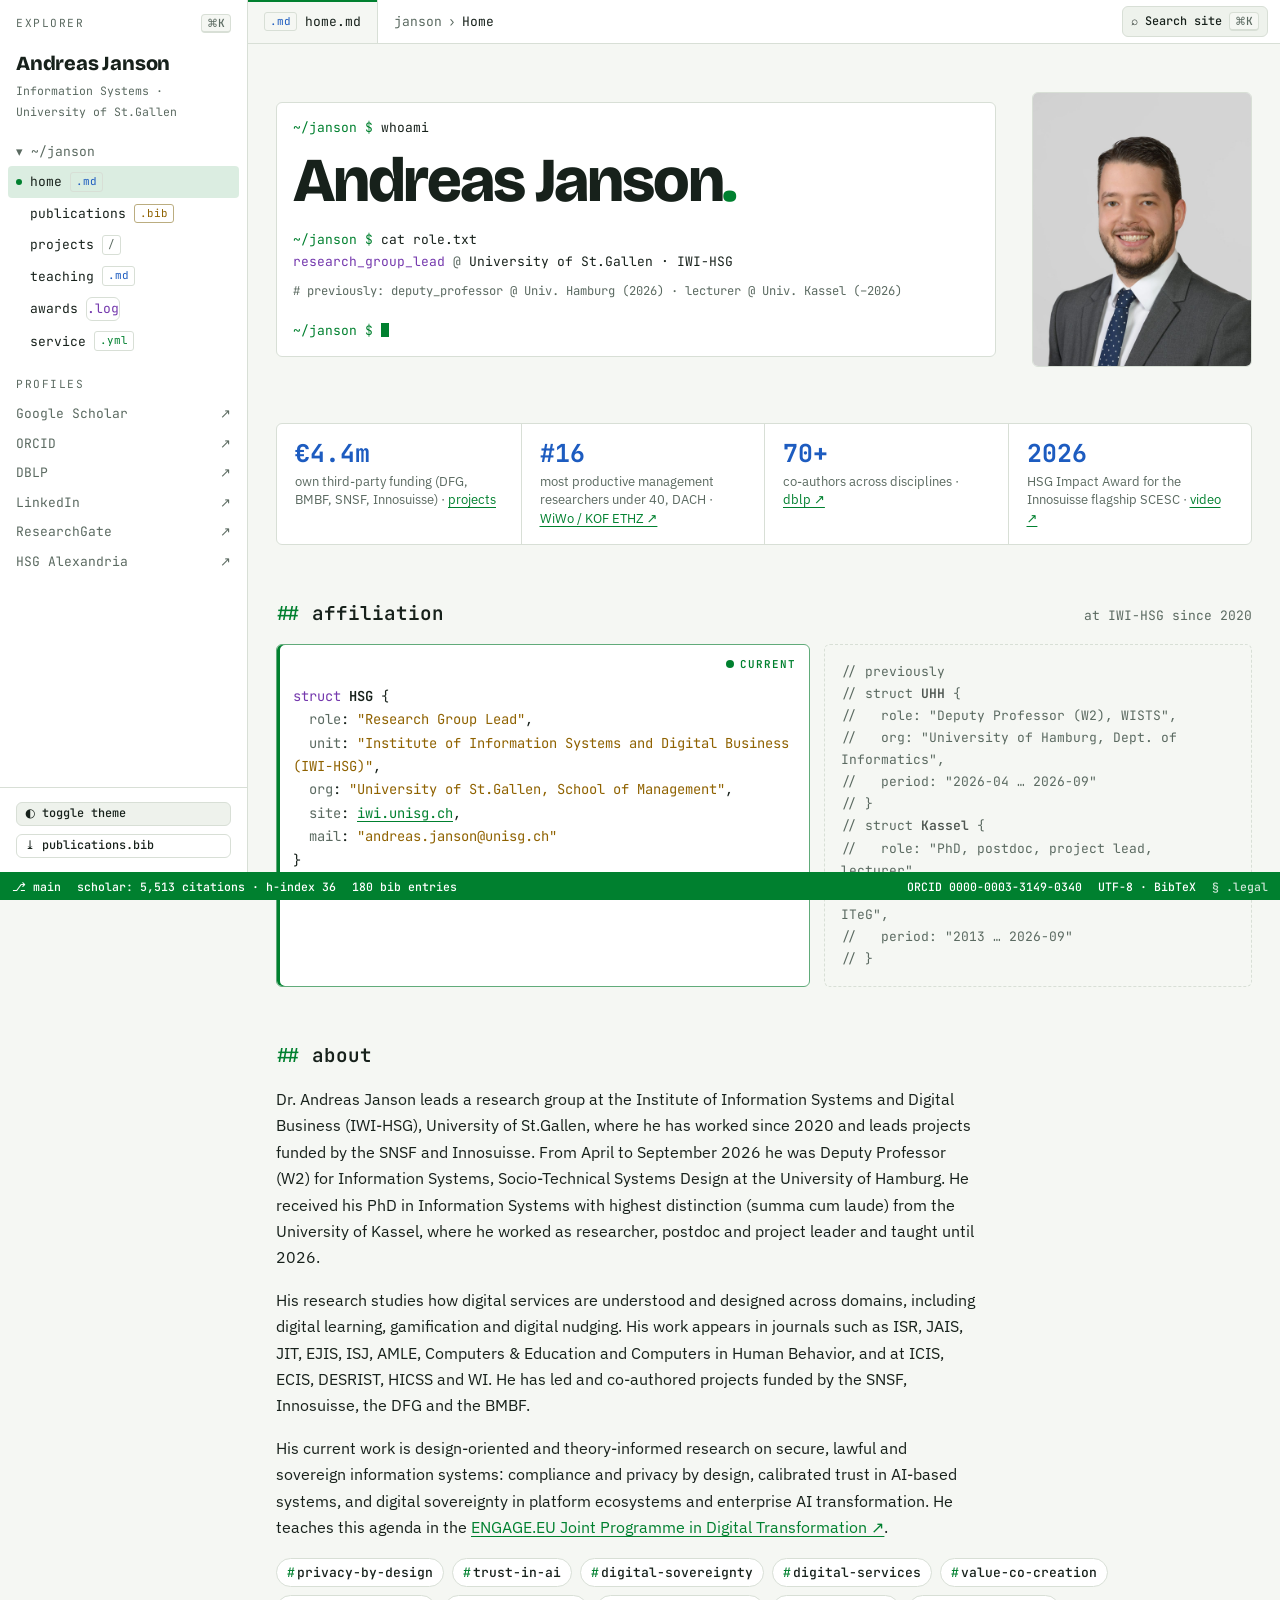
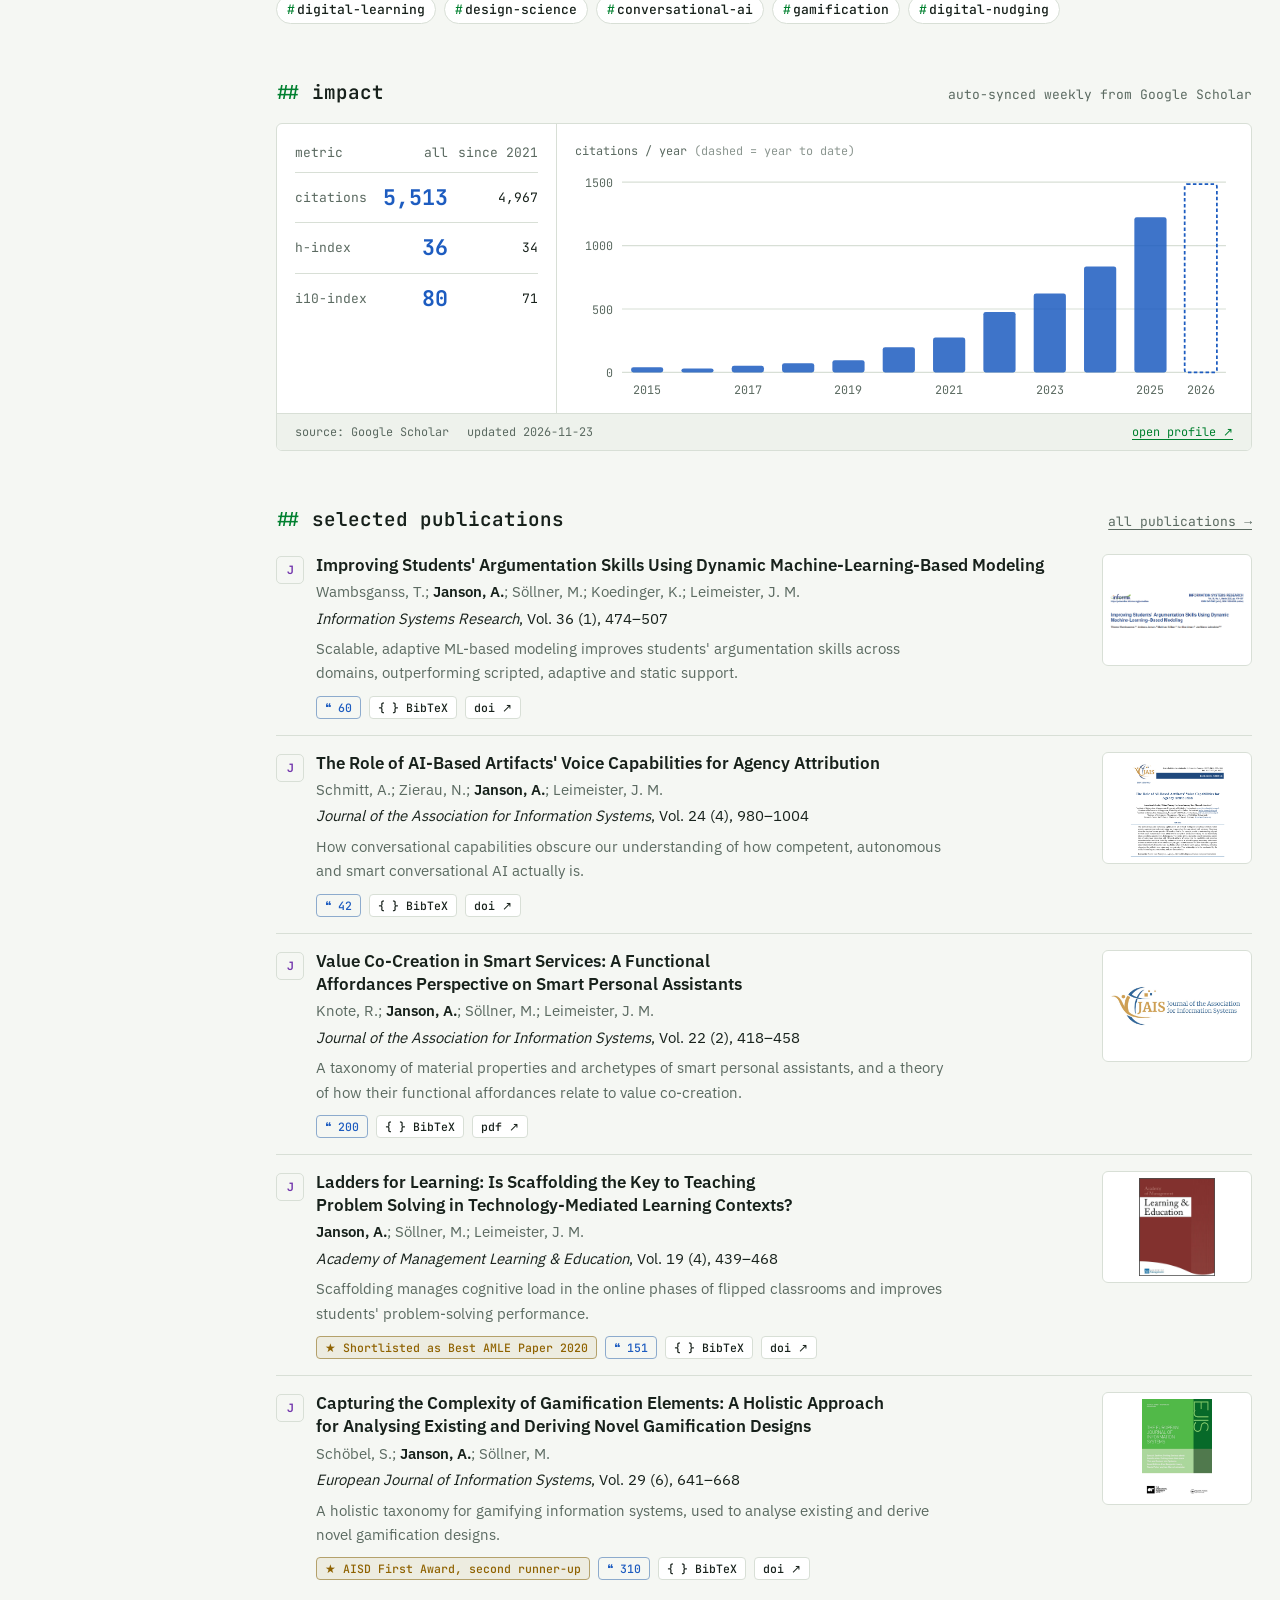
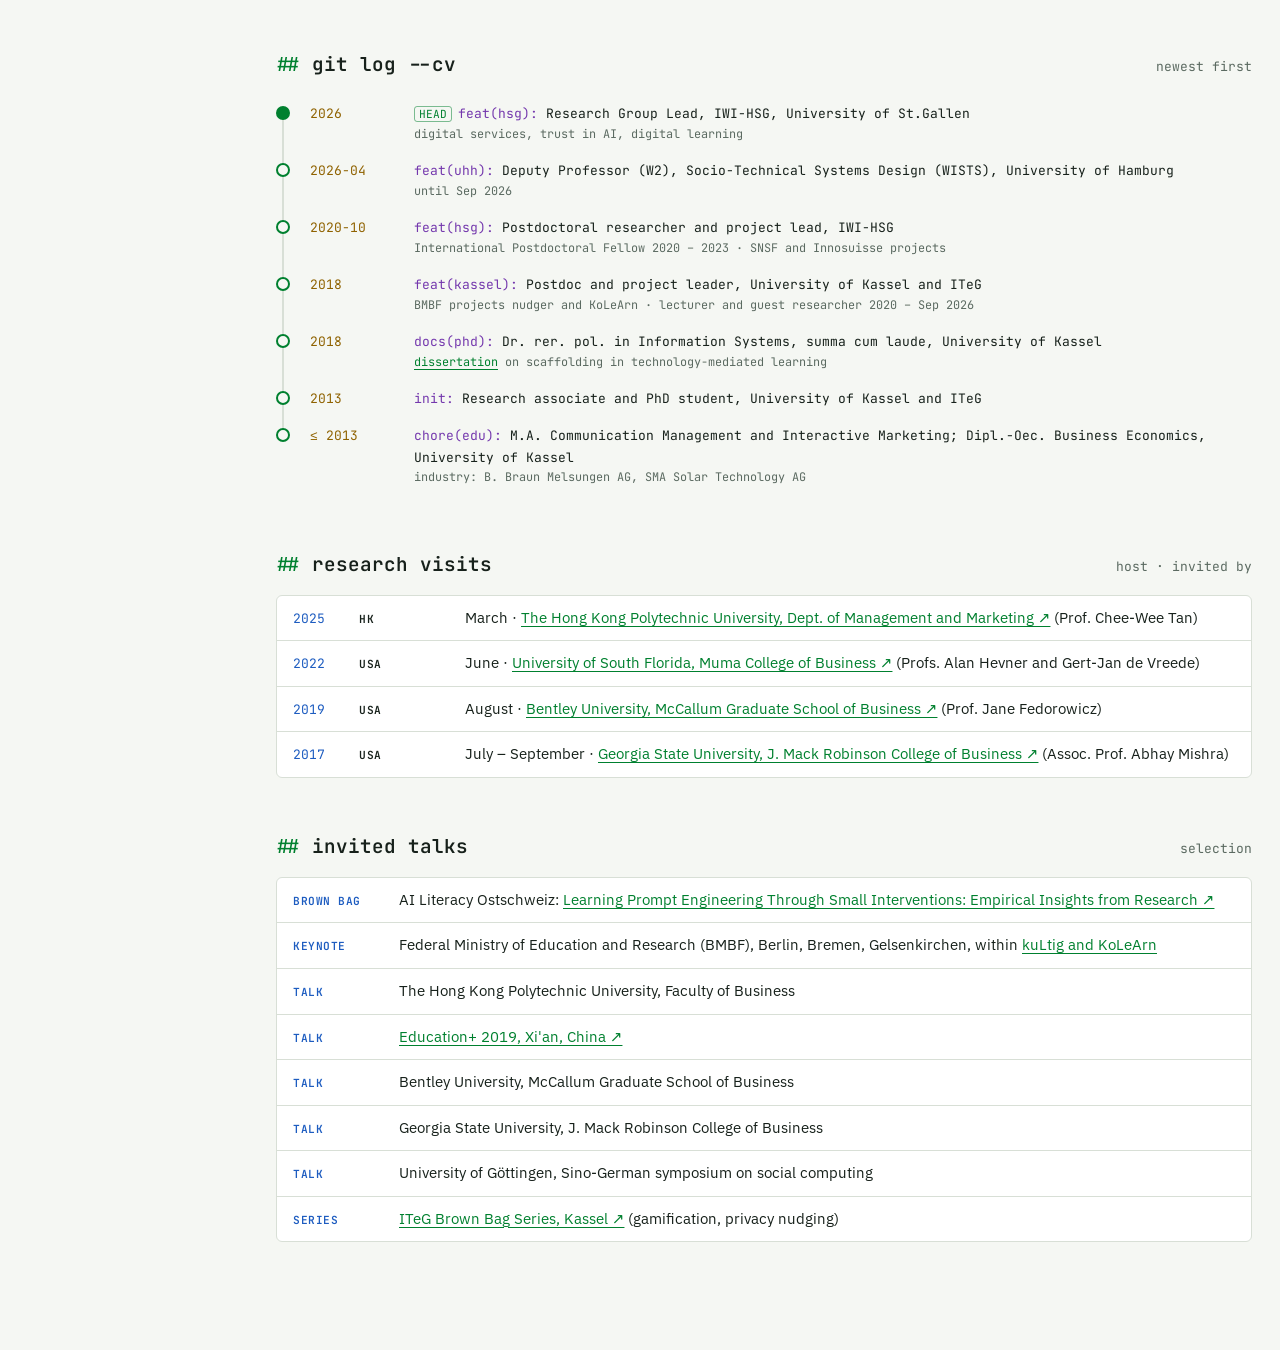
<file: index.html>
<!doctype html>
<html lang="en">
<head>
<meta charset="utf-8">
<meta name="google-site-verification" content="7iGH2k2714929GG-Q8mMA7pYoaMwBfH_PeTh4EGa3mc">
<meta name="viewport" content="width=device-width, initial-scale=1, viewport-fit=cover">
<!-- seo:start · generated by scripts/build_seo.py, edit there -->
<title>Dr. Andreas Janson · Research in Information Systems, University of St.Gallen</title>
<meta name="description" content="Dr. Andreas Janson, research group lead at IWI-HSG, University of St.Gallen. Research on privacy by design, trust in AI, digital sovereignty, conversational AI, digital learning and design science.">
<meta name="author" content="Andreas Janson">
<link rel="canonical" href="https://a-janson.github.io/">
<meta property="og:type" content="profile">
<meta property="og:site_name" content="Andreas Janson">
<meta property="og:title" content="Dr. Andreas Janson · Research in Information Systems, University of St.Gallen">
<meta property="og:description" content="Dr. Andreas Janson, research group lead at IWI-HSG, University of St.Gallen. Research on privacy by design, trust in AI, digital sovereignty, conversational AI, digital learning and design science.">
<meta property="og:url" content="https://a-janson.github.io/">
<meta property="og:image" content="https://a-janson.github.io/assets/img/portrait.jpg">
<meta name="twitter:card" content="summary">
<link rel="alternate" type="text/plain" title="llms.txt" href="https://a-janson.github.io/llms.txt">
<script type="application/ld+json">{"@context":"https://schema.org","@graph":[{"@type":"BreadcrumbList","itemListElement":[{"@type":"ListItem","position":1,"name":"Andreas Janson","item":"https://a-janson.github.io/"}]},{"@type":"ProfilePage","url":"https://a-janson.github.io/","name":"Dr. Andreas Janson · Research in Information Systems, University of St.Gallen","mainEntity":{"@type":"Person","@id":"https://a-janson.github.io/#person","name":"Andreas Janson","honorificPrefix":"Dr.","alternateName":["Dr. Andreas Janson","Dr. Janson","A. Janson"],"givenName":"Andreas","familyName":"Janson","url":"https://a-janson.github.io/","image":"https://a-janson.github.io/assets/img/portrait.jpg","jobTitle":"Research Group Lead","description":"Dr. Andreas Janson is a research group lead at the Institute of Information Systems and Digital Business (IWI-HSG), University of St.Gallen, Switzerland. He studies how digital services are understood and designed: privacy by design, trust in AI, digital sovereignty, conversational AI, digital learning, gamification and digital nudging, mostly with design science research.","worksFor":{"@type":"CollegeOrUniversity","name":"University of St.Gallen","url":"https://www.unisg.ch/","department":{"@type":"Organization","url":"https://iwi.unisg.ch/","name":"Institute of Information Systems and Digital Business (IWI-HSG)"}},"alumniOf":{"@type":"CollegeOrUniversity","name":"University of Kassel","url":"https://www.uni-kassel.de/"},"knowsAbout":["Information Systems","Privacy by Design","Trust in AI","Digital Sovereignty","Digital Services","Value Co-Creation","Digital Learning","Design Science Research","Conversational AI","Gamification","Digital Nudging"],"sameAs":["https://orcid.org/0000-0003-3149-0340","https://scholar.google.com/citations?user=9XM_AuIAAAAJ","https://dblp.org/pid/144/1213.html","https://www.linkedin.com/in/andreasjanson/","https://www.researchgate.net/profile/Andreas_Janson","https://alexandria.unisg.ch/entities/person/Andreas_Janson"],"identifier":{"@type":"PropertyValue","propertyID":"ORCID","value":"0000-0003-3149-0340"}}},{"@type":"WebSite","url":"https://a-janson.github.io/","name":"Andreas Janson","alternateName":["Dr. Andreas Janson","Andreas Janson Research"]}]}</script>
<!-- seo:end -->
<meta name="claude:viewport-fit-sides" content="cover">
<link rel="stylesheet" href="assets/fonts/fonts.css">
<link rel="stylesheet" href="assets/css/style.css">
</head>
<body>
<div id="app" data-page="home">

  <!-- ===================== HERO ===================== -->
  <section class="hero" aria-labelledby="name">
    <div class="term">
      <span class="line"><span class="ps">~/janson $</span> <span class="cmd">whoami</span></span>
      <h1 class="hero-name" id="name">Andreas Janson<span class="dot">.</span></h1>
      <span class="line"><span class="ps">~/janson $</span> <span class="cmd">cat role.txt</span></span>
      <ul class="roles">
        <li><span class="k">research_group_lead</span> <span class="at">@</span> University of St.Gallen · IWI-HSG</li>
        <li class="prev"># previously: deputy_professor @ Univ. Hamburg (2026) · lecturer @ Univ. Kassel (–2026)</li>
      </ul>
      <span class="line"><span class="ps">~/janson $</span> <span class="cursor" aria-hidden="true"></span></span>
    </div>
    <figure class="media portrait-fig" data-src="assets/img/portrait.jpg" data-alt="Portrait of Andreas Janson" data-hint="portrait, 4:5, ≥ 800 px wide" data-from="Google Site: Home (header photo)" style="--r:4/5"></figure>
  </section>

  <!-- ===================== FACTS ===================== -->
  <section class="facts" aria-label="At a glance">
    <div class="fact"><div class="v">€4.4m</div><div class="l">own third-party funding (DFG, BMBF, SNSF, Innosuisse) · <a href="projects.html">projects</a></div></div>
    <div class="fact"><div class="v">#16</div><div class="l">most productive management researchers under 40, DACH · <a href="https://forschungsmonitoring.org/ranking/bwl/young" target="_blank" rel="noopener">WiWo / KOF ETHZ ↗</a></div></div>
    <div class="fact"><div class="v">70+</div><div class="l">co-authors across disciplines · <a href="https://dblp.org/pid/144/1213.html#coauthors" target="_blank" rel="noopener">dblp ↗</a></div></div>
    <div class="fact"><div class="v">2026</div><div class="l">HSG Impact Award for the Innosuisse flagship SCESC · <a href="https://www.unisg.ch/de/videodetail/news/hsg-impact-award-2026-kreislaufwirtschaft-der-faehigkeiten-und-kompetenzen/" target="_blank" rel="noopener">video ↗</a></div></div>
  </section>

  <!-- ===================== AFFILIATIONS ===================== -->
  <section aria-labelledby="h-aff">
    <h2 class="sec-h" id="h-aff"><span class="hash">##</span> affiliation <span class="count">at IWI-HSG since 2020</span></h2>
    <div class="aff">
      <div class="struct now">
        <span class="live"><span class="dot" aria-hidden="true"></span>current</span>
        <span class="t">struct</span> <span class="n">HSG</span> {<br>
        &nbsp;&nbsp;<span class="f">role</span>: <span class="s">"Research Group Lead"</span>,<br>
        &nbsp;&nbsp;<span class="f">unit</span>: <span class="s">"Institute of Information Systems and Digital Business (IWI-HSG)"</span>,<br>
        &nbsp;&nbsp;<span class="f">org</span>: <span class="s">"University of St.Gallen, School of Management"</span>,<br>
        &nbsp;&nbsp;<span class="f">site</span>: <a href="https://iwi.unisg.ch/" target="_blank" rel="noopener">iwi.unisg.ch</a>,<br>
        &nbsp;&nbsp;<span class="f">mail</span>: <button class="copy-mail" type="button" data-u="andreas.janson" data-d="unisg.ch">andreas [dot] janson [at] unisg.ch</button><br>
        }
      </div>
      <div class="struct past" aria-label="Previous affiliations">
        <span class="cm">// previously</span>
        <span class="cm">// struct <b>UHH</b> {</span>
        <span class="cm">//   role: "Deputy Professor (W2), WISTS",</span>
        <span class="cm">//   org: "University of Hamburg, Dept. of Informatics",</span>
        <span class="cm">//   period: "2026-04 … 2026-09"</span>
        <span class="cm">// }</span>
        <span class="cm">// struct <b>Kassel</b> {</span>
        <span class="cm">//   role: "PhD, postdoc, project lead, lecturer",</span>
        <span class="cm">//   org: "University of Kassel, IS Dept. and ITeG",</span>
        <span class="cm">//   period: "2013 … 2026-09"</span>
        <span class="cm">// }</span>
      </div>
    </div>
  </section>

  <!-- ===================== ABOUT ===================== -->
  <section aria-labelledby="h-about">
    <h2 class="sec-h" id="h-about"><span class="hash">##</span> about</h2>
    <div class="prose">
      <p>Dr. Andreas Janson leads a research group at the Institute of Information Systems and Digital Business (IWI-HSG), University of St.Gallen, where he has worked since 2020 and leads projects funded by the SNSF and Innosuisse. From April to September 2026 he was Deputy Professor (W2) for Information Systems, Socio-Technical Systems Design at the University of Hamburg. He received his PhD in Information Systems with highest distinction (summa cum laude) from the University of Kassel, where he worked as researcher, postdoc and project leader and taught until 2026.</p>
      <p>His research studies how digital services are understood and designed across domains, including digital learning, gamification and digital nudging. His work appears in journals such as ISR, JAIS, JIT, EJIS, ISJ, AMLE, Computers &amp; Education and Computers in Human Behavior, and at ICIS, ECIS, DESRIST, HICSS and WI. He has led and co-authored projects funded by the SNSF, Innosuisse, the DFG and the BMBF.</p>
      <p>His current work is design-oriented and theory-informed research on secure, lawful and sovereign information systems: compliance and privacy by design, calibrated trust in AI-based systems, and digital sovereignty in platform ecosystems and enterprise AI transformation. He teaches this agenda in the <a href="https://www.engageuniversity.eu/engage-eu-joint-programme-in-digital-transformation/" target="_blank" rel="noopener">ENGAGE.EU Joint Programme in Digital Transformation ↗</a>.</p>
    </div>
    <div class="chips" style="margin-top:18px" aria-label="Research interests">
      <a class="chip" href="publications.html?tag=privacy-by-design" title="Show publications tagged #privacy-by-design">privacy-by-design</a>
      <a class="chip" href="publications.html?tag=trust-in-ai" title="Show publications tagged #trust-in-ai">trust-in-ai</a>
      <a class="chip" href="publications.html?tag=digital-sovereignty" title="Show publications tagged #digital-sovereignty">digital-sovereignty</a>
      <a class="chip" href="publications.html?tag=digital-services" title="Show publications tagged #digital-services">digital-services</a>
      <a class="chip" href="publications.html?tag=value-co-creation" title="Show publications tagged #value-co-creation">value-co-creation</a>
      <a class="chip" href="publications.html?tag=digital-learning" title="Show publications tagged #digital-learning">digital-learning</a>
      <a class="chip" href="publications.html?tag=design-science" title="Show publications tagged #design-science">design-science</a>
      <a class="chip" href="publications.html?tag=conversational-ai" title="Show publications tagged #conversational-ai">conversational-ai</a>
      <a class="chip" href="publications.html?tag=gamification" title="Show publications tagged #gamification">gamification</a>
      <a class="chip" href="publications.html?tag=digital-nudging" title="Show publications tagged #digital-nudging">digital-nudging</a>
    </div>
  </section>

  <!-- ===================== SCHOLAR ===================== -->
  <section aria-labelledby="h-impact">
    <h2 class="sec-h" id="h-impact"><span class="hash">##</span> impact <span class="count">auto-synced weekly from Google Scholar</span></h2>
    <div class="scholar" id="scholar-panel"><div class="scholar-metrics muted mono">loading scholar.json…</div></div>
  </section>

  <!-- ===================== SELECTED PUBS ===================== -->
  <section aria-labelledby="h-sel">
    <h2 class="sec-h" id="h-sel"><span class="hash">##</span> selected publications <a class="count" href="publications.html">all publications →</a></h2>
    <div id="selected-pubs"><!-- prerender:start --><ul class="pubs"><li class="pub" id="wambsganss2025argumentation"><span class="ptype">J</span><div class="pub-body"><h3 class="pub-title"><a href="https://doi.org/10.1287/isre.2021.0615">Improving Students&#x27; Argumentation Skills Using Dynamic Machine-Learning-Based Modeling</a></h3><div class="pub-authors">Wambsganss, T.; <span class="me">Janson, A.</span>; Söllner, M.; Koedinger, K.; Leimeister, J. M.</div><div class="pub-venue"><i>Information Systems Research</i>, Vol. 36 (1), 474–507, 2025</div><p class="muted">Scalable, adaptive ML-based modeling improves students&#x27; argumentation skills across domains, outperforming scripted, adaptive and static support.</p><div class="pub-meta"><a class="act" href="https://doi.org/10.1287/isre.2021.0615">doi ↗</a></div></div></li><li class="pub" id="schmitt2023voice"><span class="ptype">J</span><div class="pub-body"><h3 class="pub-title"><a href="https://doi.org/10.17705/1jais.00827">The Role of AI-Based Artifacts&#x27; Voice Capabilities for Agency Attribution</a></h3><div class="pub-authors">Schmitt, A.; Zierau, N.; <span class="me">Janson, A.</span>; Leimeister, J. M.</div><div class="pub-venue"><i>Journal of the Association for Information Systems</i>, Vol. 24 (4), 980–1004, 2023</div><p class="muted">How conversational capabilities obscure our understanding of how competent, autonomous and smart conversational AI actually is.</p><div class="pub-meta"><a class="act" href="https://doi.org/10.17705/1jais.00827">doi ↗</a></div></div></li><li class="pub" id="knote2021value"><span class="ptype">J</span><div class="pub-body"><h3 class="pub-title"><a href="https://aisel.aisnet.org/jais/vol22/iss2/5/">Value Co-Creation in Smart Services: A Functional Affordances Perspective on Smart Personal Assistants</a></h3><div class="pub-authors">Knote, R.; <span class="me">Janson, A.</span>; Söllner, M.; Leimeister, J. M.</div><div class="pub-venue"><i>Journal of the Association for Information Systems</i>, Vol. 22 (2), 418–458, 2021</div><p class="muted">A taxonomy of material properties and archetypes of smart personal assistants, and a theory of how their functional affordances relate to value co-creation.</p><div class="pub-meta"><a class="act" href="http://pubs.wi-kassel.de/wp-content/uploads/2020/05/JML_773.pdf">pdf ↗</a></div></div></li><li class="pub" id="janson2020ladders"><span class="ptype">J</span><div class="pub-body"><h3 class="pub-title"><a href="https://doi.org/10.5465/amle.2018.0078">Ladders for Learning: Is Scaffolding the Key to Teaching Problem Solving in Technology-Mediated Learning Contexts?</a></h3><div class="pub-authors"><span class="me">Janson, A.</span>; Söllner, M.; Leimeister, J. M.</div><div class="pub-venue"><i>Academy of Management Learning &amp; Education</i>, Vol. 19 (4), 439–468, 2020</div><p class="muted">Scaffolding manages cognitive load in the online phases of flipped classrooms and improves students&#x27; problem-solving performance.</p><div class="pub-meta"><span class="tag award">★ Shortlisted as Best AMLE Paper 2020</span><a class="act" href="https://doi.org/10.5465/amle.2018.0078">doi ↗</a></div></div></li><li class="pub" id="schoebel2020gamification"><span class="ptype">J</span><div class="pub-body"><h3 class="pub-title"><a href="https://doi.org/10.1080/0960085X.2020.1796531">Capturing the Complexity of Gamification Elements: A Holistic Approach for Analysing Existing and Deriving Novel Gamification Designs</a></h3><div class="pub-authors">Schöbel, S.; <span class="me">Janson, A.</span>; Söllner, M.</div><div class="pub-venue"><i>European Journal of Information Systems</i>, Vol. 29 (6), 641–668, 2020</div><p class="muted">A holistic taxonomy for gamifying information systems, used to analyse existing and derive novel gamification designs.</p><div class="pub-meta"><span class="tag award">★ AISD First Award, second runner-up</span><a class="act" href="https://doi.org/10.1080/0960085X.2020.1796531">doi ↗</a></div></div></li></ul><!-- prerender:end --></div>
  </section>

  <!-- ===================== CV (git log) ===================== -->
  <section aria-labelledby="h-cv">
    <h2 class="sec-h" id="h-cv"><span class="hash">##</span> git log --cv <span class="count">newest first</span></h2>
    <ol class="gitlog">
      <li class="head"><span class="node"></span><span class="hash">2026</span><span class="msg"><span class="ref">HEAD</span><span class="type">feat(hsg):</span> Research Group Lead, IWI-HSG, University of St.Gallen<small>digital services, trust in AI, digital learning</small></span></li>
      <li><span class="node"></span><span class="hash">2026-04</span><span class="msg"><span class="type">feat(uhh):</span> Deputy Professor (W2), Socio-Technical Systems Design (WISTS), University of Hamburg<small>until Sep 2026</small></span></li>
      <li><span class="node"></span><span class="hash">2020-10</span><span class="msg"><span class="type">feat(hsg):</span> Postdoctoral researcher and project lead, IWI-HSG<small>International Postdoctoral Fellow 2020 – 2023 · SNSF and Innosuisse projects</small></span></li>
      <li><span class="node"></span><span class="hash">2018</span><span class="msg"><span class="type">feat(kassel):</span> Postdoc and project leader, University of Kassel and ITeG<small>BMBF projects nudger and KoLeArn · lecturer and guest researcher 2020 – Sep 2026</small></span></li>
      <li><span class="node"></span><span class="hash">2018</span><span class="msg"><span class="type">docs(phd):</span> Dr. rer. pol. in Information Systems, summa cum laude, University of Kassel<small><a href="publications.html#janson2019dissertation">dissertation</a> on scaffolding in technology-mediated learning</small></span></li>
      <li><span class="node"></span><span class="hash">2013</span><span class="msg"><span class="type">init:</span> Research associate and PhD student, University of Kassel and ITeG</span></li>
      <li><span class="node"></span><span class="hash">≤ 2013</span><span class="msg"><span class="type">chore(edu):</span> M.A. Communication Management and Interactive Marketing; Dipl.-Oec. Business Economics, University of Kassel<small>industry: B. Braun Melsungen AG, SMA Solar Technology AG</small></span></li>
    </ol>
  </section>

  <!-- ===================== VISITS & TALKS ===================== -->
  <section aria-labelledby="h-visits">
    <h2 class="sec-h" id="h-visits"><span class="hash">##</span> research visits <span class="count">host · invited by</span></h2>
    <ul class="log">
      <li><span class="yr">2025</span><span class="lvl honor">HK</span><span class="txt">March · <a href="https://www.polyu.edu.hk/mm/" target="_blank" rel="noopener">The Hong Kong Polytechnic University, Dept. of Management and Marketing ↗</a> (Prof. Chee-Wee Tan)</span></li>
      <li><span class="yr">2022</span><span class="lvl honor">USA</span><span class="txt">June · <a href="https://www.usf.edu/business/" target="_blank" rel="noopener">University of South Florida, Muma College of Business ↗</a> (Profs. Alan Hevner and Gert-Jan de Vreede)</span></li>
      <li><span class="yr">2019</span><span class="lvl honor">USA</span><span class="txt">August · <a href="https://www.bentley.edu/" target="_blank" rel="noopener">Bentley University, McCallum Graduate School of Business ↗</a> (Prof. Jane Fedorowicz)</span></li>
      <li><span class="yr">2017</span><span class="lvl honor">USA</span><span class="txt">July – September · <a href="https://robinson.gsu.edu/" target="_blank" rel="noopener">Georgia State University, J. Mack Robinson College of Business ↗</a> (Assoc. Prof. Abhay Mishra)</span></li>
    </ul>
  </section>

  <section aria-labelledby="h-talks">
    <h2 class="sec-h" id="h-talks"><span class="hash">##</span> invited talks <span class="count">selection</span></h2>
    <ul class="log no-yr">
      <li><span class="lvl impact">brown bag</span><span class="txt">AI Literacy Ostschweiz: <a href="https://www.ai-ostschweiz.ch/event-details/prompt-engineering-mit-kleinen-interventionen-lernen-empirische-erkenntnisse-aus-der-forschung" target="_blank" rel="noopener">Learning Prompt Engineering Through Small Interventions: Empirical Insights from Research ↗</a></span></li>
      <li><span class="lvl impact">keynote</span><span class="txt">Federal Ministry of Education and Research (BMBF), Berlin, Bremen, Gelsenkirchen, within <a href="projects.html">kuLtig and KoLeArn</a></span></li>
      <li><span class="lvl impact">talk</span><span class="txt">The Hong Kong Polytechnic University, Faculty of Business</span></li>
      <li><span class="lvl impact">talk</span><span class="txt"><a href="http://www.kolearn.de/news/" target="_blank" rel="noopener">Education+ 2019, Xi'an, China ↗</a></span></li>
      <li><span class="lvl impact">talk</span><span class="txt">Bentley University, McCallum Graduate School of Business</span></li>
      <li><span class="lvl impact">talk</span><span class="txt">Georgia State University, J. Mack Robinson College of Business</span></li>
      <li><span class="lvl impact">talk</span><span class="txt">University of Göttingen, Sino-German symposium on social computing</span></li>
      <li><span class="lvl impact">series</span><span class="txt"><a href="https://www.uni-kassel.de/forschung/iteg/veranstaltungen/iteg-brown-bag-seminar/brown-bag-archiv" target="_blank" rel="noopener">ITeG Brown Bag Series, Kassel ↗</a> (gamification, privacy nudging)</span></li>
    </ul>
  </section>

</div>
<script src="assets/js/bib.js"></script>
<script src="assets/js/main.js"></script>
<script src="assets/js/scholar.js"></script>
<script src="assets/js/publications.js"></script>
</body>
</html>
</file>
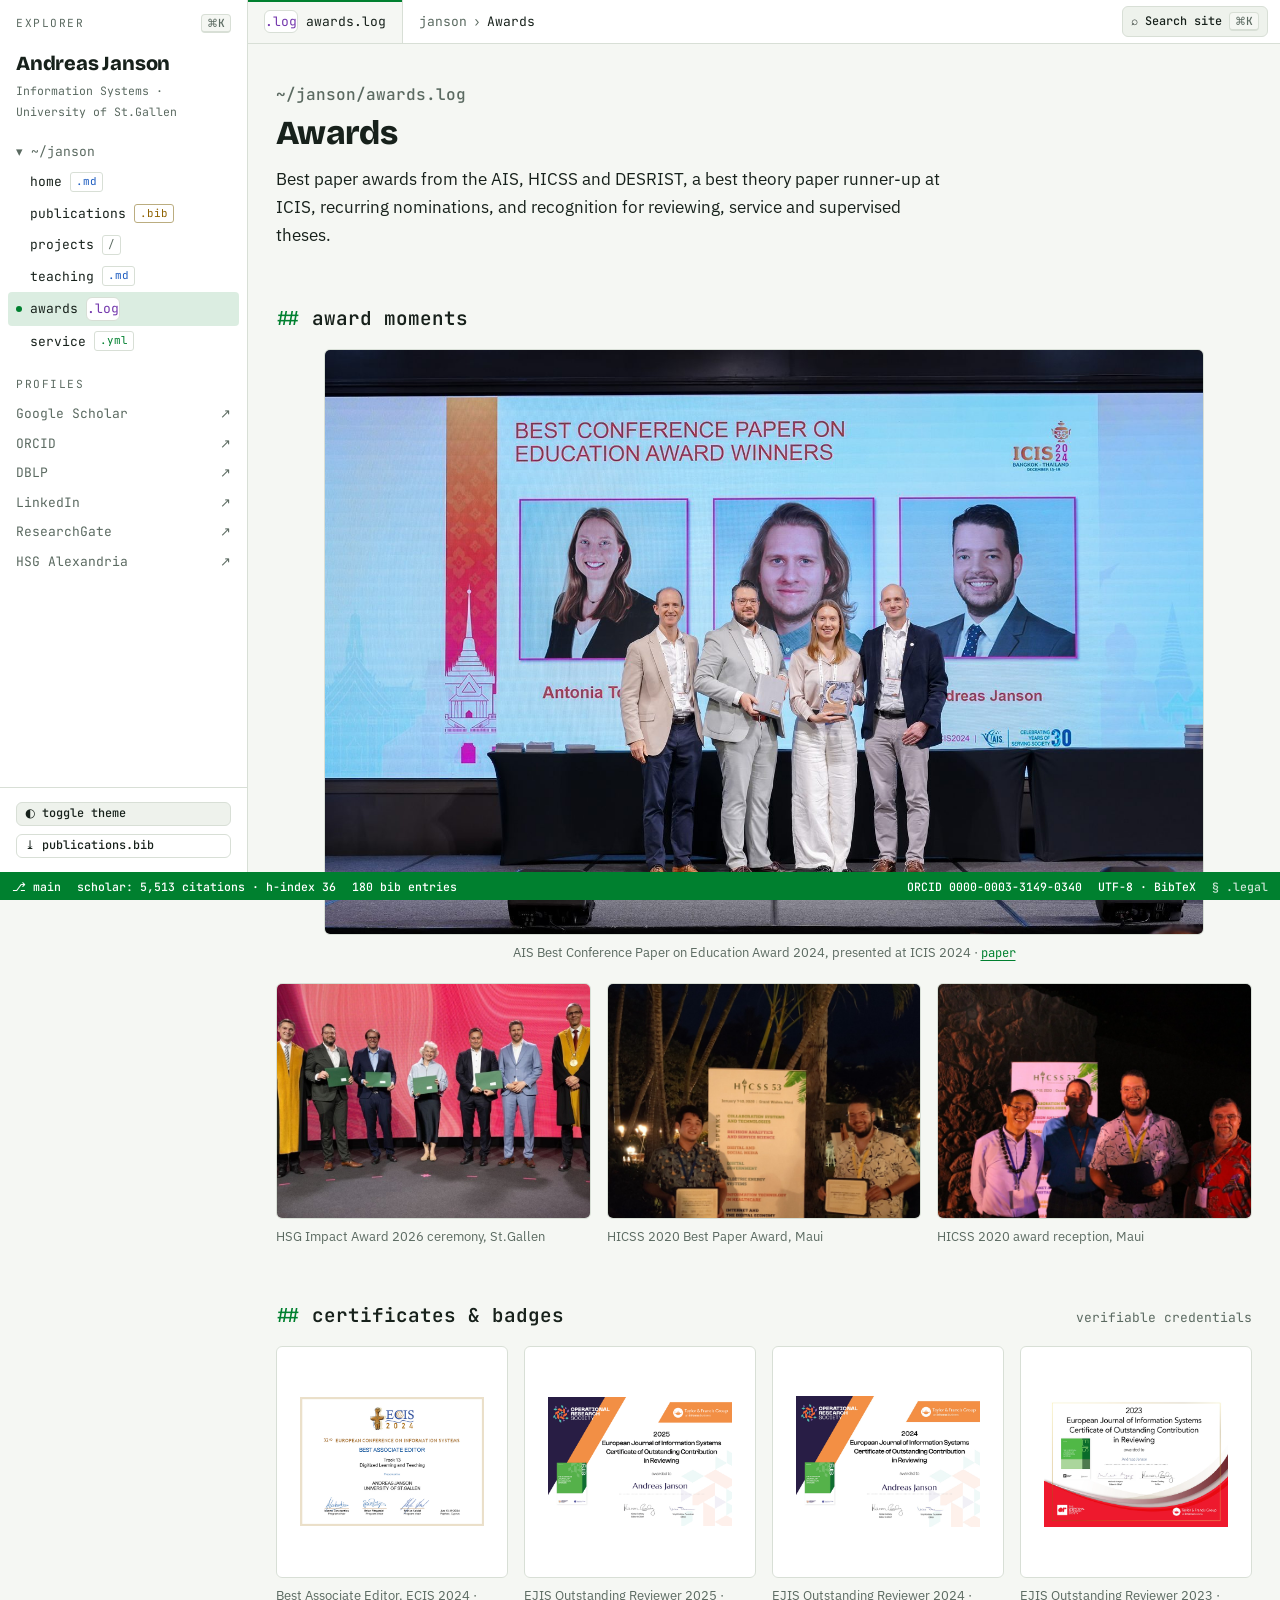
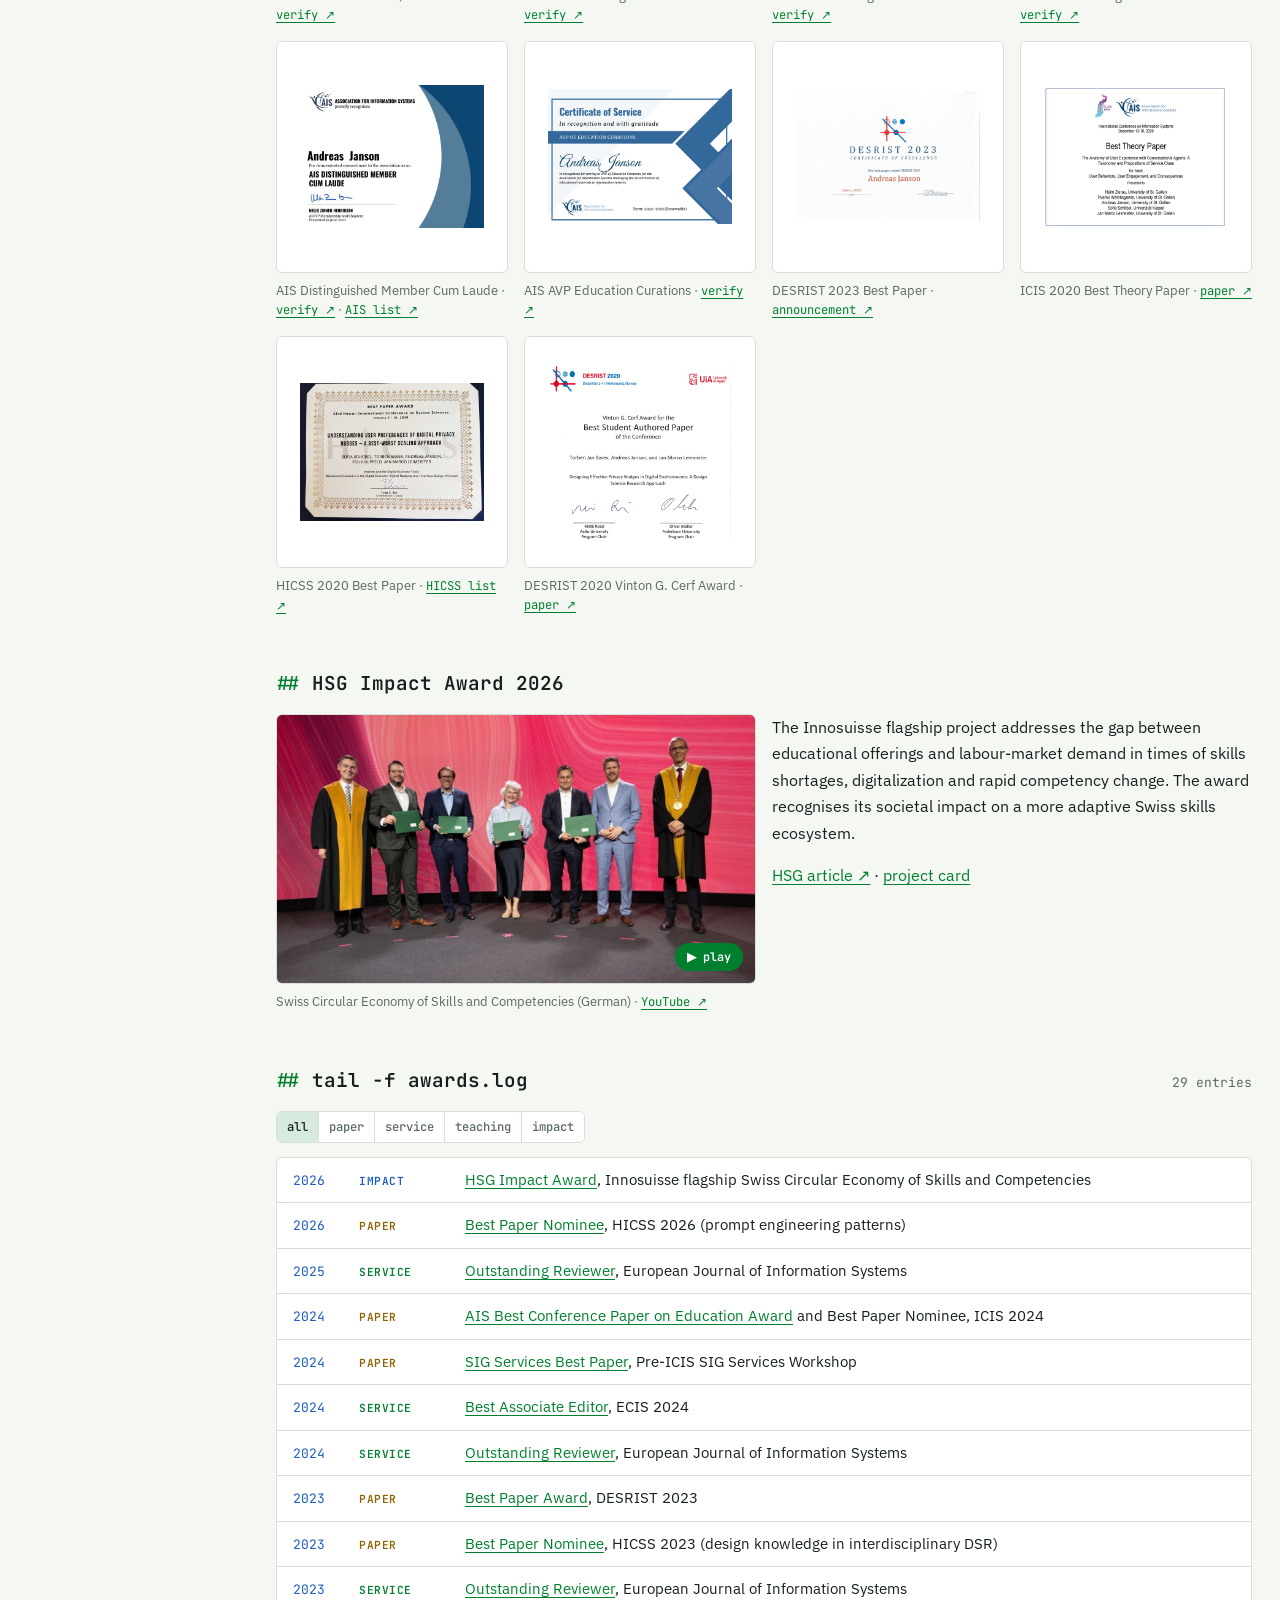
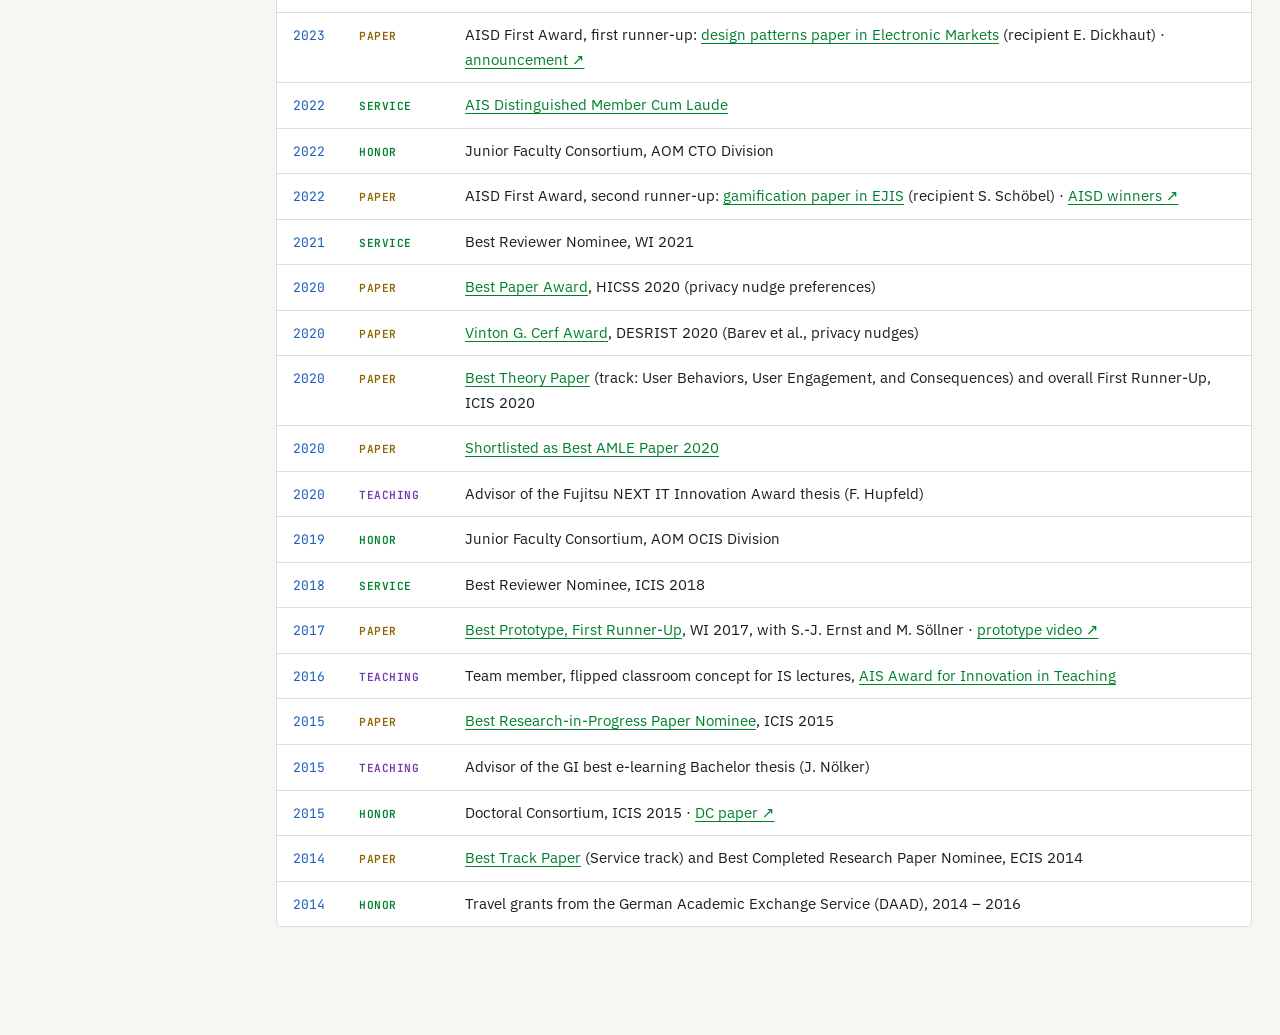
<file: awards.html>
<!doctype html>
<html lang="en">
<head>
<meta charset="utf-8">
<meta name="viewport" content="width=device-width, initial-scale=1, viewport-fit=cover">
<!-- seo:start · generated by scripts/build_seo.py, edit there -->
<title>Research Awards · Dr. Andreas Janson</title>
<meta name="description" content="Awards of Andreas Janson: AIS Best Conference Paper on Education 2024, DESRIST and HICSS best papers, ICIS best theory paper runner-up, HSG Impact Award 2026.">
<meta name="author" content="Andreas Janson">
<link rel="canonical" href="https://a-janson.github.io/awards.html">
<meta property="og:type" content="website">
<meta property="og:site_name" content="Andreas Janson">
<meta property="og:title" content="Research Awards · Dr. Andreas Janson">
<meta property="og:description" content="Awards of Andreas Janson: AIS Best Conference Paper on Education 2024, DESRIST and HICSS best papers, ICIS best theory paper runner-up, HSG Impact Award 2026.">
<meta property="og:url" content="https://a-janson.github.io/awards.html">
<meta property="og:image" content="https://a-janson.github.io/assets/img/portrait.jpg">
<meta name="twitter:card" content="summary">
<link rel="alternate" type="text/plain" title="llms.txt" href="https://a-janson.github.io/llms.txt">
<script type="application/ld+json">{"@context":"https://schema.org","@graph":[{"@type":"BreadcrumbList","itemListElement":[{"@type":"ListItem","position":1,"name":"Andreas Janson","item":"https://a-janson.github.io/"},{"@type":"ListItem","position":2,"name":"Awards","item":"https://a-janson.github.io/awards.html"}]},{"@type":"WebPage","url":"https://a-janson.github.io/awards.html","name":"Research Awards · Dr. Andreas Janson","description":"Awards of Andreas Janson: AIS Best Conference Paper on Education 2024, DESRIST and HICSS best papers, ICIS best theory paper runner-up, HSG Impact Award 2026.","about":{"@id":"https://a-janson.github.io/#person"},"isPartOf":{"@type":"WebSite","url":"https://a-janson.github.io/"}}]}</script>
<!-- seo:end -->
<link rel="stylesheet" href="assets/fonts/fonts.css">
<link rel="stylesheet" href="assets/css/style.css">
</head>
<body>
<div id="app" data-page="awards">

  <section>
    <h1 class="page-title"><span class="path"><a href="index.html">~/janson</a>/awards.log</span>Awards</h1>
    <p class="lead">Best paper awards from the AIS, HICSS and DESRIST, a best theory paper runner-up at ICIS, recurring nominations, and recognition for reviewing, service and supervised theses.</p>
  </section>

  <section aria-labelledby="h-moments">
    <h2 class="sec-h" id="h-moments"><span class="hash">##</span> award moments</h2>
      <figure class="media moment-hero" data-src="assets/img/awards/ais-education-award-2024.jpg" data-alt="AIS Best Conference Paper on Education Award 2024 at ICIS 2024" style="--r:3/2"><figcaption>AIS Best Conference Paper on Education Award 2024, presented at ICIS 2024 · <a href="publications.html#tolzin2024prompting">paper</a></figcaption></figure>
    <div class="gallery">
      <figure class="media" data-src="assets/img/awards/hsg-impact-award-2026.jpg" data-alt="HSG Impact Award 2026 ceremony" style="--r:4/3"><figcaption>HSG Impact Award 2026 ceremony, St.Gallen</figcaption></figure>
      <figure class="media" data-src="assets/img/awards/hicss-2020-award-1.jpg" data-alt="HICSS 2020 Best Paper Award" style="--r:4/3"><figcaption>HICSS 2020 Best Paper Award, Maui</figcaption></figure>
      <figure class="media" data-src="assets/img/awards/hicss-2020-award-2.jpg" data-alt="HICSS 2020 award reception" style="--r:4/3"><figcaption>HICSS 2020 award reception, Maui</figcaption></figure>
    </div>
  </section>

  <section aria-labelledby="h-badges">
    <h2 class="sec-h" id="h-badges"><span class="hash">##</span> certificates &amp; badges <span class="count">verifiable credentials</span></h2>
    <div class="gallery four">
      <figure class="media contain" data-src="assets/img/badges/ecis-2024-best-ae.png" data-alt="ECIS 2024 Best Associate Editor badge" data-hint="badge" data-from="Google Site: Service (badge 1)" style="--r:1/1"><figcaption>Best Associate Editor, ECIS 2024 · <a href="https://opensea.io/assets/ethereum/0xf7669258832241a6bce4ddefcb120141ee2e77c5/20000000039/" target="_blank" rel="noopener">verify ↗</a></figcaption></figure>
      <figure class="media contain" data-src="assets/img/badges/ejis-reviewer-2025.png" data-alt="EJIS Outstanding Reviewer 2025" data-hint="badge" data-from="Google Site: Service (badge 4)" style="--r:1/1"><figcaption>EJIS Outstanding Reviewer 2025 · <a href="https://credsverse.com/credentials/33df466d-01c0-4beb-babe-74429d98ce06" target="_blank" rel="noopener">verify ↗</a></figcaption></figure>
      <figure class="media contain" data-src="assets/img/badges/ejis-reviewer-2024.png" data-alt="EJIS Outstanding Reviewer 2024" data-hint="badge" data-from="Google Site: Service (badge 3)" style="--r:1/1"><figcaption>EJIS Outstanding Reviewer 2024 · <a href="https://credsverse.com/credentials/38a8f47a-c9f2-43aa-a2a7-1866c28c5fc5" target="_blank" rel="noopener">verify ↗</a></figcaption></figure>
      <figure class="media contain" data-src="assets/img/badges/ejis-reviewer-2023.png" data-alt="EJIS Outstanding Reviewer 2023" data-hint="badge" data-from="Google Site: Service (badge 2)" style="--r:1/1"><figcaption>EJIS Outstanding Reviewer 2023 · <a href="https://credsverse.com/credentials/03455c60-e8b1-41fc-b4b9-8fe9bafaa5a0" target="_blank" rel="noopener">verify ↗</a></figcaption></figure>
      <figure class="media contain" data-src="assets/img/badges/ais-distinguished-member.png" data-alt="AIS Distinguished Member Cum Laude" data-hint="badge" style="--r:1/1"><figcaption>AIS Distinguished Member Cum Laude · <a href="https://credential.certifyme.online/verify/063b32992166" target="_blank" rel="noopener">verify ↗</a> · <a href="https://aisnet.org/page/DistinguishedMemberList" target="_blank" rel="noopener">AIS list ↗</a></figcaption></figure>
      <figure class="media contain" data-src="assets/img/badges/ais-avp.png" data-alt="AIS Associate Vice President credential" data-hint="badge" style="--r:1/1"><figcaption>AIS AVP Education Curations · <a href="https://credential.certifyme.online/verify/42cd5c477153" target="_blank" rel="noopener">verify ↗</a></figcaption></figure>
      <figure class="media contain" data-src="assets/img/badges/desrist-2023-best-paper.png" data-alt="DESRIST 2023 Best Paper Award" data-hint="certificate" style="--r:1/1"><figcaption>DESRIST 2023 Best Paper · <a href="https://www.uni-kassel.de/fb07/infothek/sitemap-news-detail/2023/06/09/best-paper-award-der-desrist2023-fuer-paper-zu-common-ground-bei-conversational-agent-design.html" target="_blank" rel="noopener">announcement ↗</a></figcaption></figure>
      <figure class="media contain" data-src="assets/img/badges/icis-2020-best-theory.png" data-alt="ICIS 2020 Best Theory Paper certificate" data-hint="certificate" style="--r:1/1"><figcaption>ICIS 2020 Best Theory Paper · <a href="https://aisel.aisnet.org/icis2020/user_behaviors/user_behaviors/2/" target="_blank" rel="noopener">paper ↗</a></figcaption></figure>
      <figure class="media contain" data-src="assets/img/badges/hicss-2020-best-paper.png" data-alt="HICSS 2020 Best Paper Award certificate" data-hint="certificate" style="--r:1/1"><figcaption>HICSS 2020 Best Paper · <a href="https://hicss.hawaii.edu/best-papers/" target="_blank" rel="noopener">HICSS list ↗</a></figcaption></figure>
      <figure class="media contain" data-src="assets/img/badges/desrist-2020-cerf-award.png" data-alt="DESRIST 2020 Vinton G. Cerf Award certificate" data-hint="certificate" style="--r:1/1"><figcaption>DESRIST 2020 Vinton G. Cerf Award · <a href="https://doi.org/10.1007/978-3-030-64823-7_37" target="_blank" rel="noopener">paper ↗</a></figcaption></figure>
    </div>
  </section>

  <section aria-labelledby="h-vid">
    <h2 class="sec-h" id="h-vid"><span class="hash">##</span> HSG Impact Award 2026</h2>
    <div class="gallery two" style="align-items:start">
      <figure class="media video" data-yt="tqzPkWVXzMo" data-poster="assets/img/awards/hsg-impact-award-2026.jpg" data-alt="HSG Impact Award 2026 video" data-from="Google Site: Awards (embedded YouTube)"><figcaption>Swiss Circular Economy of Skills and Competencies (German) · <a href="https://www.youtube.com/watch?v=tqzPkWVXzMo" target="_blank" rel="noopener">YouTube ↗</a></figcaption></figure>
      <div class="prose" style="min-width:0"><p>The Innosuisse flagship project addresses the gap between educational offerings and labour-market demand in times of skills shortages, digitalization and rapid competency change. The award recognises its societal impact on a more adaptive Swiss skills ecosystem.</p><p><a href="https://www.unisg.ch/de/videodetail/news/hsg-impact-award-2026-kreislaufwirtschaft-der-faehigkeiten-und-kompetenzen/" target="_blank" rel="noopener">HSG article ↗</a> · <a href="projects.html">project card</a></p></div>
    </div>
  </section>

  <section aria-labelledby="h-log">
    <h2 class="sec-h" id="h-log"><span class="hash">##</span> tail -f awards.log <span class="count" id="aw-count"></span></h2>
    <div class="filters" style="margin-bottom:14px">
      <div class="seg" id="aw-seg" role="group" aria-label="Filter awards">
        <button type="button" data-f="all" aria-pressed="true">all</button>
        <button type="button" data-f="paper" aria-pressed="false">paper</button>
        <button type="button" data-f="service" aria-pressed="false">service</button>
        <button type="button" data-f="teaching" aria-pressed="false">teaching</button>
        <button type="button" data-f="impact" aria-pressed="false">impact</button>
      </div>
    </div>
    <ul class="log" id="aw-list">
      <li data-c="impact"><span class="yr">2026</span><span class="lvl impact">impact</span><span class="txt"><a href="https://www.unisg.ch/de/news/videoreihen/impact-awards/" target="_blank" rel="noopener">HSG Impact Award</a>, Innosuisse flagship Swiss Circular Economy of Skills and Competencies</span></li>
      <li data-c="paper"><span class="yr">2026</span><span class="lvl paper">paper</span><span class="txt"><a href="publications.html#tolzin2026mining">Best Paper Nominee</a>, HICSS 2026 (prompt engineering patterns)</span></li>
      <li data-c="service"><span class="yr">2025</span><span class="lvl service">service</span><span class="txt"><a href="https://credsverse.com/credentials/33df466d-01c0-4beb-babe-74429d98ce06" target="_blank" rel="noopener">Outstanding Reviewer</a>, European Journal of Information Systems</span></li>
      <li data-c="paper"><span class="yr">2024</span><span class="lvl paper">paper</span><span class="txt"><a href="publications.html#tolzin2024prompting">AIS Best Conference Paper on Education Award</a> and Best Paper Nominee, ICIS 2024</span></li>
      <li data-c="paper"><span class="yr">2024</span><span class="lvl paper">paper</span><span class="txt"><a href="https://www.researchgate.net/publication/385747351_Let%27s_Play_with_AI_A_2x2_Experiment_on_Collaborative_vs_Competitive_Game_Elements_for_Pedagogical_Conversational_Agents" target="_blank" rel="noopener">SIG Services Best Paper</a>, Pre-ICIS SIG Services Workshop</span></li>
      <li data-c="service"><span class="yr">2024</span><span class="lvl service">service</span><span class="txt"><a href="https://opensea.io/assets/ethereum/0xf7669258832241a6bce4ddefcb120141ee2e77c5/20000000039/" target="_blank" rel="noopener">Best Associate Editor</a>, ECIS 2024</span></li>
      <li data-c="service"><span class="yr">2024</span><span class="lvl service">service</span><span class="txt"><a href="https://credsverse.com/credentials/38a8f47a-c9f2-43aa-a2a7-1866c28c5fc5" target="_blank" rel="noopener">Outstanding Reviewer</a>, European Journal of Information Systems</span></li>
      <li data-c="paper"><span class="yr">2023</span><span class="lvl paper">paper</span><span class="txt"><a href="publications.html#tolzin2023common">Best Paper Award</a>, DESRIST 2023</span></li>
      <li data-c="paper"><span class="yr">2023</span><span class="lvl paper">paper</span><span class="txt"><a href="https://hdl.handle.net/10125/103263" target="_blank" rel="noopener">Best Paper Nominee</a>, HICSS 2023 (design knowledge in interdisciplinary DSR)</span></li>
      <li data-c="service"><span class="yr">2023</span><span class="lvl service">service</span><span class="txt"><a href="https://credsverse.com/credentials/03455c60-e8b1-41fc-b4b9-8fe9bafaa5a0" target="_blank" rel="noopener">Outstanding Reviewer</a>, European Journal of Information Systems</span></li>
      <li data-c="paper"><span class="yr">2023</span><span class="lvl paper">paper</span><span class="txt">AISD First Award, first runner-up: <a href="publications.html#dickhaut2022patterns">design patterns paper in Electronic Markets</a> (recipient E. Dickhaut) · <a href="https://www.uni-kassel.de/fb07/infothek/sitemap-news-detail/2023/07/4/ernestine-dickhaut-erreicht-den-2-platz-beim-ais-chapter-germany-first-award.html" target="_blank" rel="noopener">announcement ↗</a></span></li>
      <li data-c="service"><span class="yr">2022</span><span class="lvl service">service</span><span class="txt"><a href="https://credential.certifyme.online/verify/063b32992166" target="_blank" rel="noopener">AIS Distinguished Member Cum Laude</a></span></li>
      <li data-c="service"><span class="yr">2022</span><span class="lvl service">honor</span><span class="txt">Junior Faculty Consortium, AOM CTO Division</span></li>
      <li data-c="paper"><span class="yr">2022</span><span class="lvl paper">paper</span><span class="txt">AISD First Award, second runner-up: <a href="publications.html#schoebel2020gamification">gamification paper in EJIS</a> (recipient S. Schöbel) · <a href="https://communities.aisnet.org/aisd/aisd-first-award" target="_blank" rel="noopener">AISD winners ↗</a></span></li>
      <li data-c="service"><span class="yr">2021</span><span class="lvl service">service</span><span class="txt">Best Reviewer Nominee, WI 2021</span></li>
      <li data-c="paper"><span class="yr">2020</span><span class="lvl paper">paper</span><span class="txt"><a href="https://hicss.hawaii.edu/best-papers/" target="_blank" rel="noopener">Best Paper Award</a>, HICSS 2020 (privacy nudge preferences)</span></li>
      <li data-c="paper"><span class="yr">2020</span><span class="lvl paper">paper</span><span class="txt"><a href="https://doi.org/10.1007/978-3-030-64823-7_37" target="_blank" rel="noopener">Vinton G. Cerf Award</a>, DESRIST 2020 (Barev et al., privacy nudges)</span></li>
      <li data-c="paper"><span class="yr">2020</span><span class="lvl paper">paper</span><span class="txt"><a href="https://aisel.aisnet.org/icis2020/user_behaviors/user_behaviors/2/" target="_blank" rel="noopener">Best Theory Paper</a> (track: User Behaviors, User Engagement, and Consequences) and overall First Runner-Up, ICIS 2020</span></li>
      <li data-c="paper"><span class="yr">2020</span><span class="lvl paper">paper</span><span class="txt"><a href="publications.html#janson2020ladders">Shortlisted as Best AMLE Paper 2020</a></span></li>
      <li data-c="teaching"><span class="yr">2020</span><span class="lvl teaching">teaching</span><span class="txt">Advisor of the Fujitsu NEXT IT Innovation Award thesis (F. Hupfeld)</span></li>
      <li data-c="service"><span class="yr">2019</span><span class="lvl service">honor</span><span class="txt">Junior Faculty Consortium, AOM OCIS Division</span></li>
      <li data-c="service"><span class="yr">2018</span><span class="lvl service">service</span><span class="txt">Best Reviewer Nominee, ICIS 2018</span></li>
      <li data-c="paper"><span class="yr">2017</span><span class="lvl paper">paper</span><span class="txt"><a href="https://youtu.be/pn0zevHyaaQ?t=1h5m23s" target="_blank" rel="noopener">Best Prototype, First Runner-Up</a>, WI 2017, with S.-J. Ernst and M. Söllner · <a href="https://youtu.be/tWYRIfjMO-4" target="_blank" rel="noopener">prototype video ↗</a></span></li>
      <li data-c="teaching"><span class="yr">2016</span><span class="lvl teaching">teaching</span><span class="txt">Team member, flipped classroom concept for IS lectures, <a href="https://aisnet.org/page/EduTeachingAward" target="_blank" rel="noopener">AIS Award for Innovation in Teaching</a></span></li>
      <li data-c="paper"><span class="yr">2015</span><span class="lvl paper">paper</span><span class="txt"><a href="http://pubs.wi-kassel.de/wp-content/uploads/2016/03/JML_502.pdf" target="_blank" rel="noopener">Best Research-in-Progress Paper Nominee</a>, ICIS 2015</span></li>
      <li data-c="teaching"><span class="yr">2015</span><span class="lvl teaching">teaching</span><span class="txt">Advisor of the GI best e-learning Bachelor thesis (J. Nölker)</span></li>
      <li data-c="service"><span class="yr">2015</span><span class="lvl service">honor</span><span class="txt">Doctoral Consortium, ICIS 2015 · <a href="http://pubs.wi-kassel.de/wp-content/uploads/2016/08/JML_571.pdf" target="_blank" rel="noopener">DC paper ↗</a></span></li>
      <li data-c="paper"><span class="yr">2014</span><span class="lvl paper">paper</span><span class="txt"><a href="http://pubs.wi-kassel.de/wp-content/uploads/2014/07/JML_475.pdf" target="_blank" rel="noopener">Best Track Paper</a> (Service track) and Best Completed Research Paper Nominee, ECIS 2014</span></li>
      <li data-c="service"><span class="yr">2014</span><span class="lvl service">honor</span><span class="txt">Travel grants from the German Academic Exchange Service (DAAD), 2014 – 2016</span></li>
    </ul>
  </section>


</div>
<script src="assets/js/bib.js"></script>
<script src="assets/js/main.js"></script>
<script>
(function () {
  var seg = document.getElementById("aw-seg"), items = document.querySelectorAll("#aw-list li"), cnt = document.getElementById("aw-count");
  function apply(f) {
    var n = 0;
    items.forEach(function (li) { var on = f === "all" || li.dataset.c === f; li.hidden = !on; if (on) n++; });
    cnt.textContent = n + " entries";
  }
  seg.addEventListener("click", function (e) {
    var b = e.target.closest("button"); if (!b) return;
    seg.querySelectorAll("button").forEach(function (x) { x.setAttribute("aria-pressed", String(x === b)); });
    apply(b.dataset.f);
  });
  apply("all");
})();
</script>
</body>
</html>
</file>
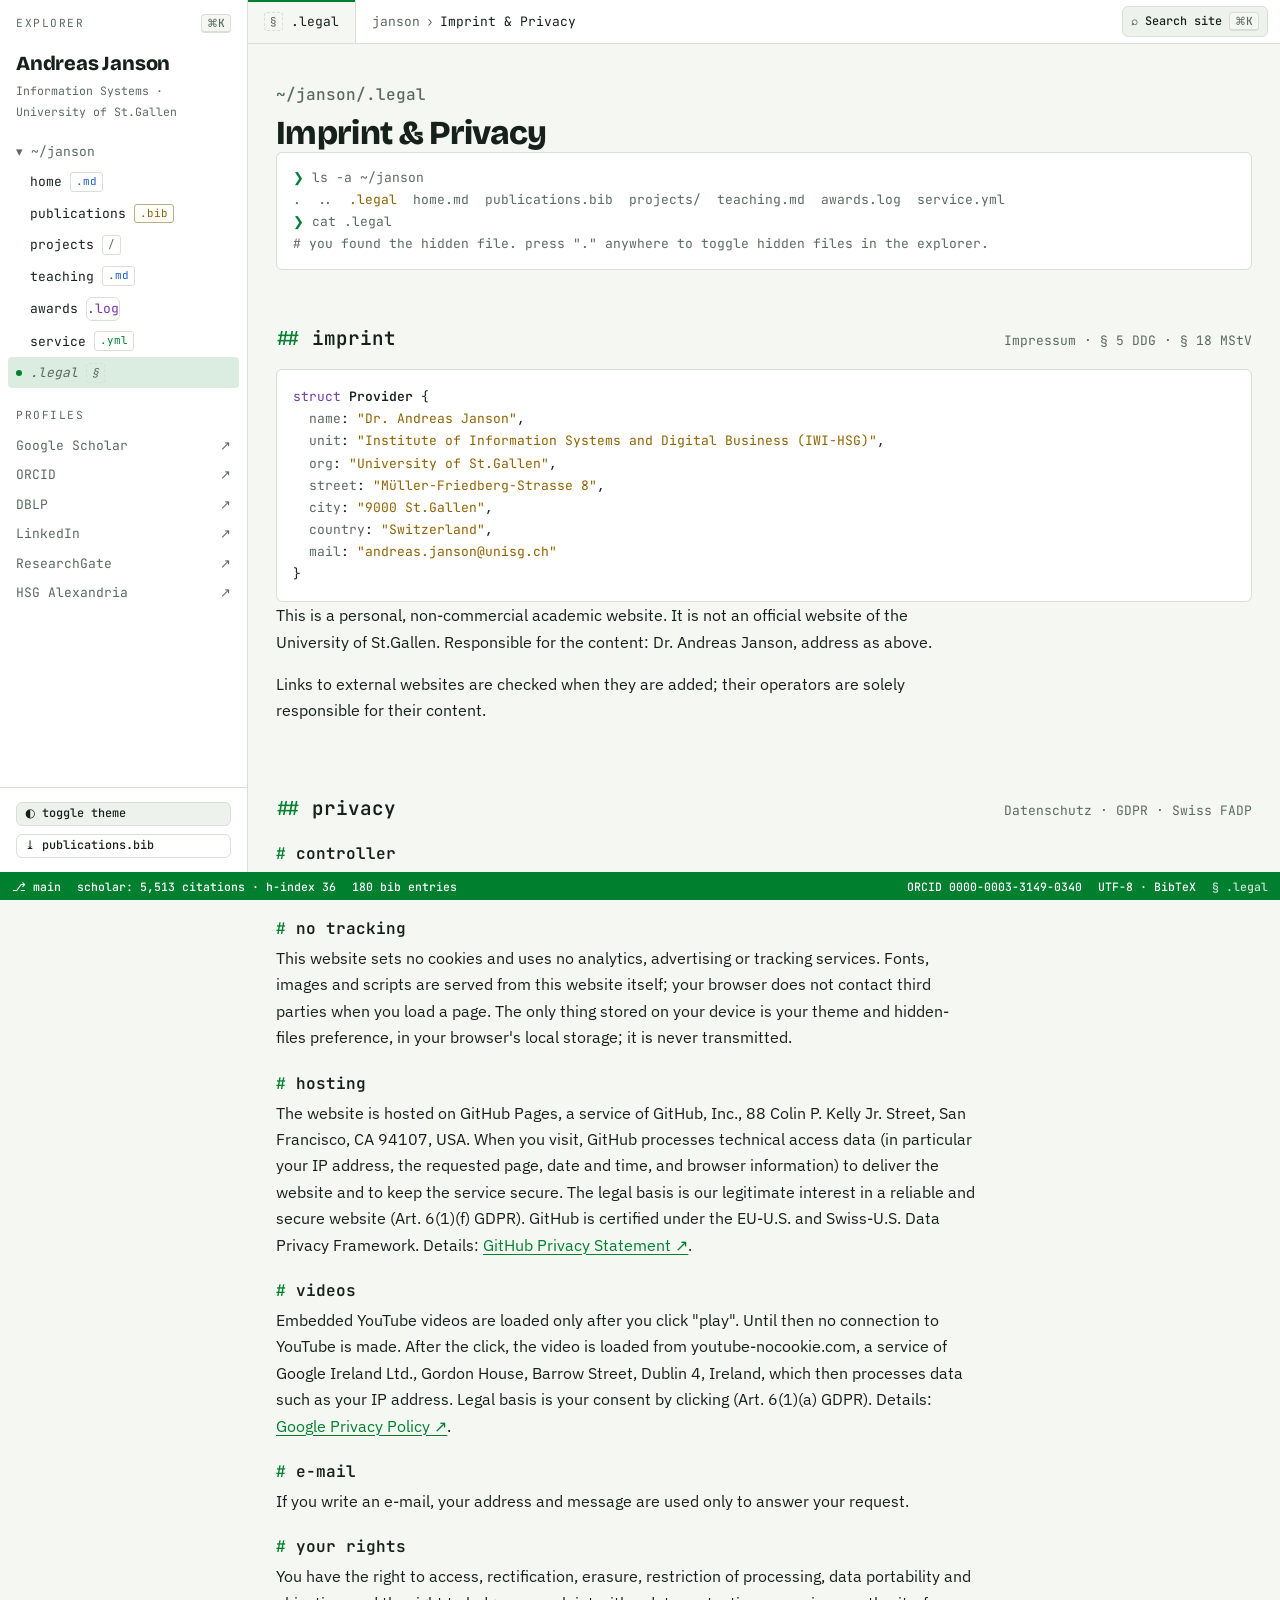
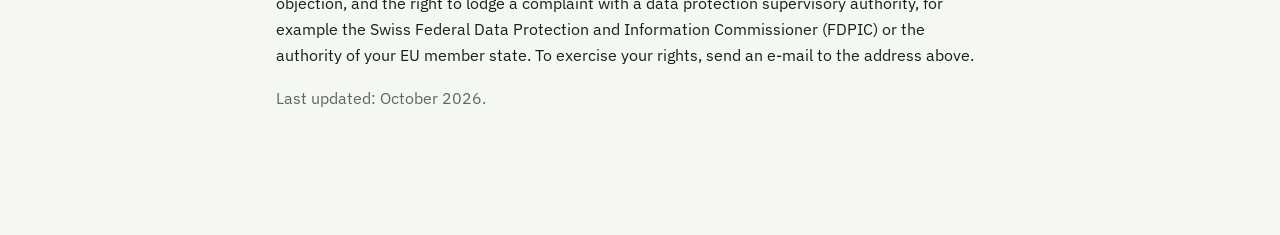
<file: legal.html>
<!doctype html>
<html lang="en">
<head>
<meta charset="utf-8">
<meta name="viewport" content="width=device-width, initial-scale=1, viewport-fit=cover">
<title>Imprint &amp; Privacy · Andreas Janson</title>
<meta name="description" content="Imprint (Impressum) and privacy notice (Datenschutzerklärung) for the personal academic website of Andreas Janson.">
<meta name="robots" content="noindex">
<link rel="stylesheet" href="assets/fonts/fonts.css">
<link rel="stylesheet" href="assets/css/style.css">
</head>
<body>
<div id="app" data-page="legal">

  <section>
    <h1 class="page-title"><span class="path"><a href="index.html">~/janson</a>/.legal</span>Imprint &amp; Privacy</h1>
    <div class="term" aria-label="Terminal">
      <span class="ps">❯</span> ls -a ~/janson<br>
      <span class="dim">.&nbsp;&nbsp;..&nbsp;&nbsp;</span><span class="hl">.legal</span>&nbsp;&nbsp;home.md&nbsp;&nbsp;publications.bib&nbsp;&nbsp;projects/&nbsp;&nbsp;teaching.md&nbsp;&nbsp;awards.log&nbsp;&nbsp;service.yml<br>
      <span class="ps">❯</span> cat .legal<br>
      <span class="dim"># you found the hidden file. press "." anywhere to toggle hidden files in the explorer.</span>
    </div>
  </section>

  <section aria-labelledby="h-imprint">
    <h2 class="sec-h" id="h-imprint"><span class="hash">##</span> imprint <span class="count">Impressum · § 5 DDG · § 18 MStV</span></h2>
    <div class="struct">
      <span class="t">struct</span> <span class="n">Provider</span> {<br>
      &nbsp;&nbsp;<span class="f">name</span>: <span class="s">"Dr. Andreas Janson"</span>,<br>
      &nbsp;&nbsp;<span class="f">unit</span>: <span class="s">"Institute of Information Systems and Digital Business (IWI-HSG)"</span>,<br>
      &nbsp;&nbsp;<span class="f">org</span>: <span class="s">"University of St.Gallen"</span>,<br>
      &nbsp;&nbsp;<span class="f">street</span>: <span class="s">"Müller-Friedberg-Strasse 8"</span>,<br>
      &nbsp;&nbsp;<span class="f">city</span>: <span class="s">"9000 St.Gallen"</span>,<br>
      &nbsp;&nbsp;<span class="f">country</span>: <span class="s">"Switzerland"</span>,<br>
      &nbsp;&nbsp;<span class="f">mail</span>: <button class="copy-mail" type="button" data-u="andreas.janson" data-d="unisg.ch">andreas [dot] janson [at] unisg.ch</button><br>
      }
    </div>
    <div class="prose legal-prose">
      <p>This is a personal, non-commercial academic website. It is not an official website of the University of St.Gallen. Responsible for the content: Dr. Andreas Janson, address as above.</p>
      <p>Links to external websites are checked when they are added; their operators are solely responsible for their content.</p>
    </div>
  </section>

  <section aria-labelledby="h-privacy">
    <h2 class="sec-h" id="h-privacy"><span class="hash">##</span> privacy <span class="count">Datenschutz · GDPR · Swiss FADP</span></h2>
    <div class="prose legal-prose">
      <h3>controller</h3>
      <p>Dr. Andreas Janson, address and e-mail as in the imprint above.</p>

      <h3>no tracking</h3>
      <p>This website sets no cookies and uses no analytics, advertising or tracking services. Fonts, images and scripts are served from this website itself; your browser does not contact third parties when you load a page. The only thing stored on your device is your theme and hidden-files preference, in your browser's local storage; it is never transmitted.</p>

      <h3>hosting</h3>
      <p>The website is hosted on GitHub Pages, a service of GitHub, Inc., 88 Colin P. Kelly Jr. Street, San Francisco, CA 94107, USA. When you visit, GitHub processes technical access data (in particular your IP address, the requested page, date and time, and browser information) to deliver the website and to keep the service secure. The legal basis is our legitimate interest in a reliable and secure website (Art. 6(1)(f) GDPR). GitHub is certified under the EU-U.S. and Swiss-U.S. Data Privacy Framework. Details: <a href="https://docs.github.com/en/site-policy/privacy-policies/github-general-privacy-statement" target="_blank" rel="noopener">GitHub Privacy Statement ↗</a>.</p>

      <h3>videos</h3>
      <p>Embedded YouTube videos are loaded only after you click "play". Until then no connection to YouTube is made. After the click, the video is loaded from youtube-nocookie.com, a service of Google Ireland Ltd., Gordon House, Barrow Street, Dublin 4, Ireland, which then processes data such as your IP address. Legal basis is your consent by clicking (Art. 6(1)(a) GDPR). Details: <a href="https://policies.google.com/privacy" target="_blank" rel="noopener">Google Privacy Policy ↗</a>.</p>

      <h3>e-mail</h3>
      <p>If you write an e-mail, your address and message are used only to answer your request.</p>

      <h3>your rights</h3>
      <p>You have the right to access, rectification, erasure, restriction of processing, data portability and objection, and the right to lodge a complaint with a data protection supervisory authority, for example the Swiss Federal Data Protection and Information Commissioner (FDPIC) or the authority of your EU member state. To exercise your rights, send an e-mail to the address above.</p>

      <p class="muted">Last updated: October 2026.</p>
    </div>
  </section>

</div>
<script src="assets/js/bib.js"></script>
<script src="assets/js/main.js"></script>
</body>
</html>
</file>
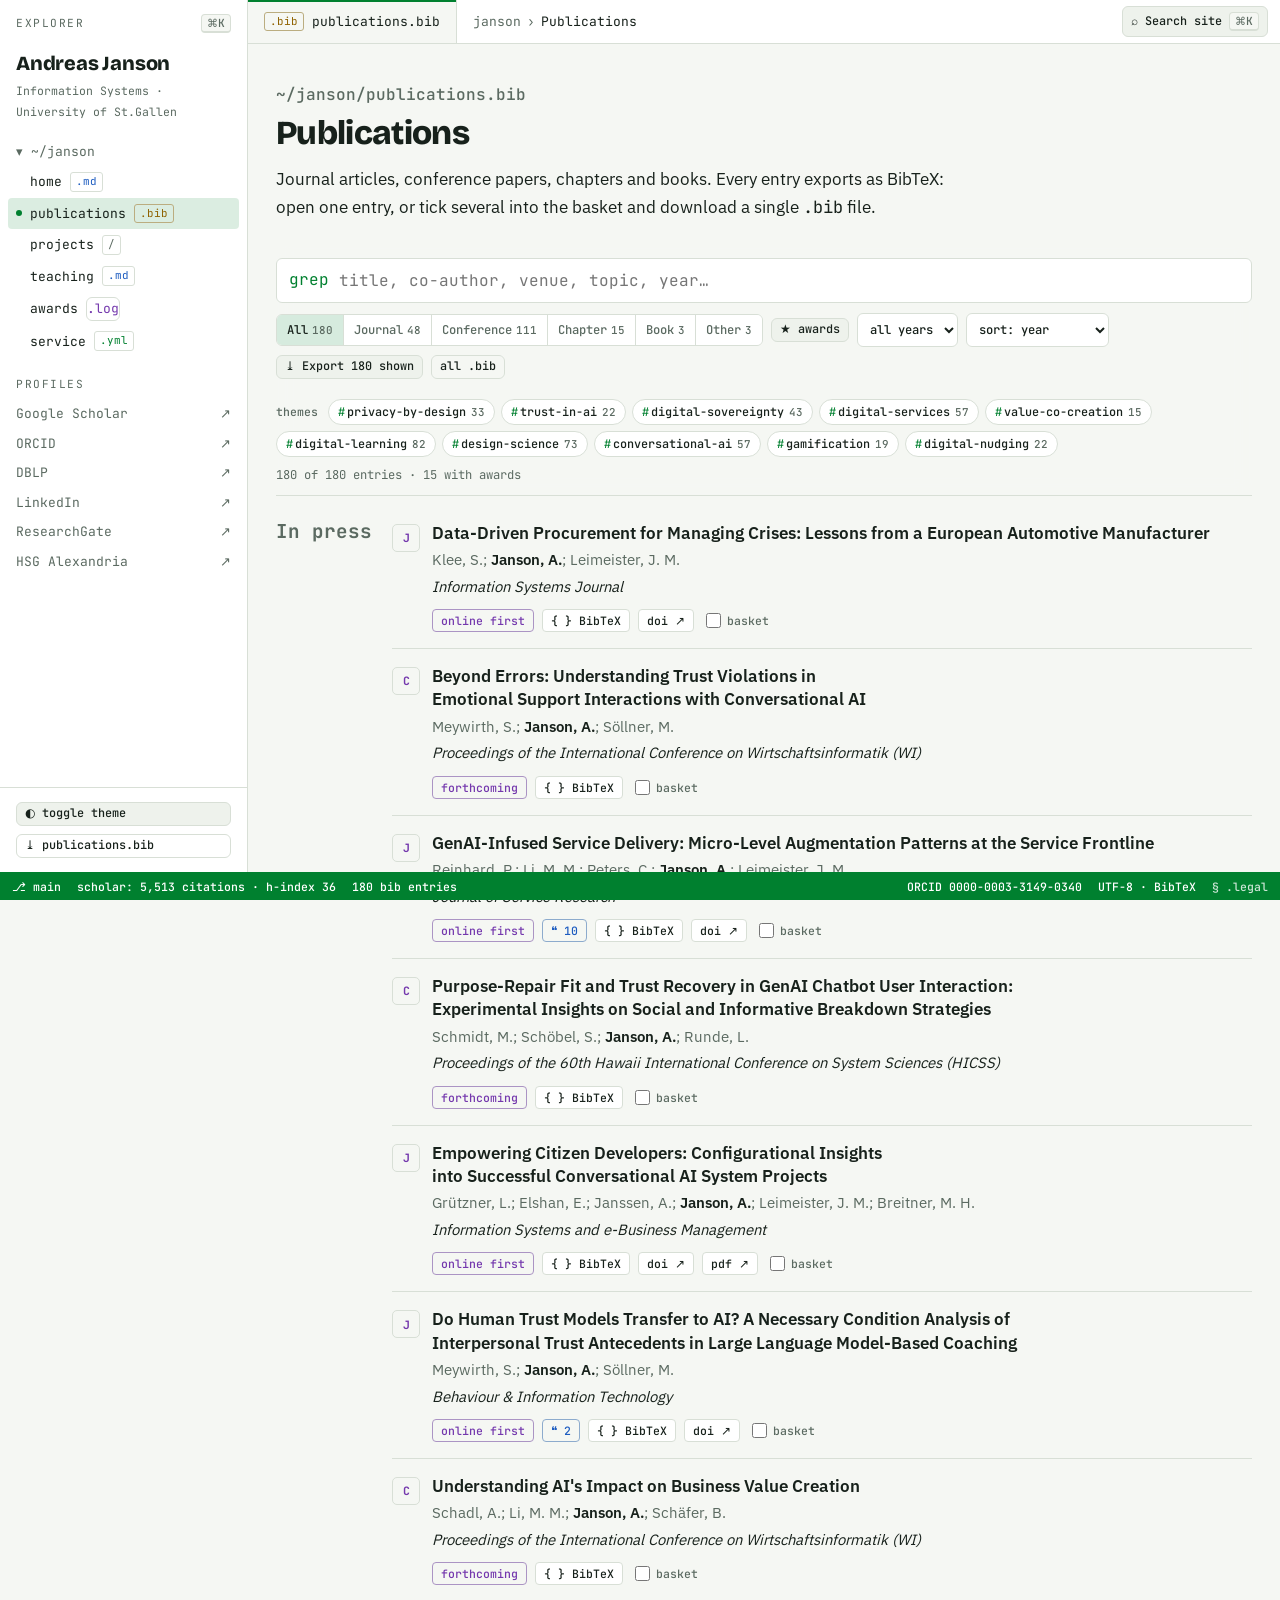
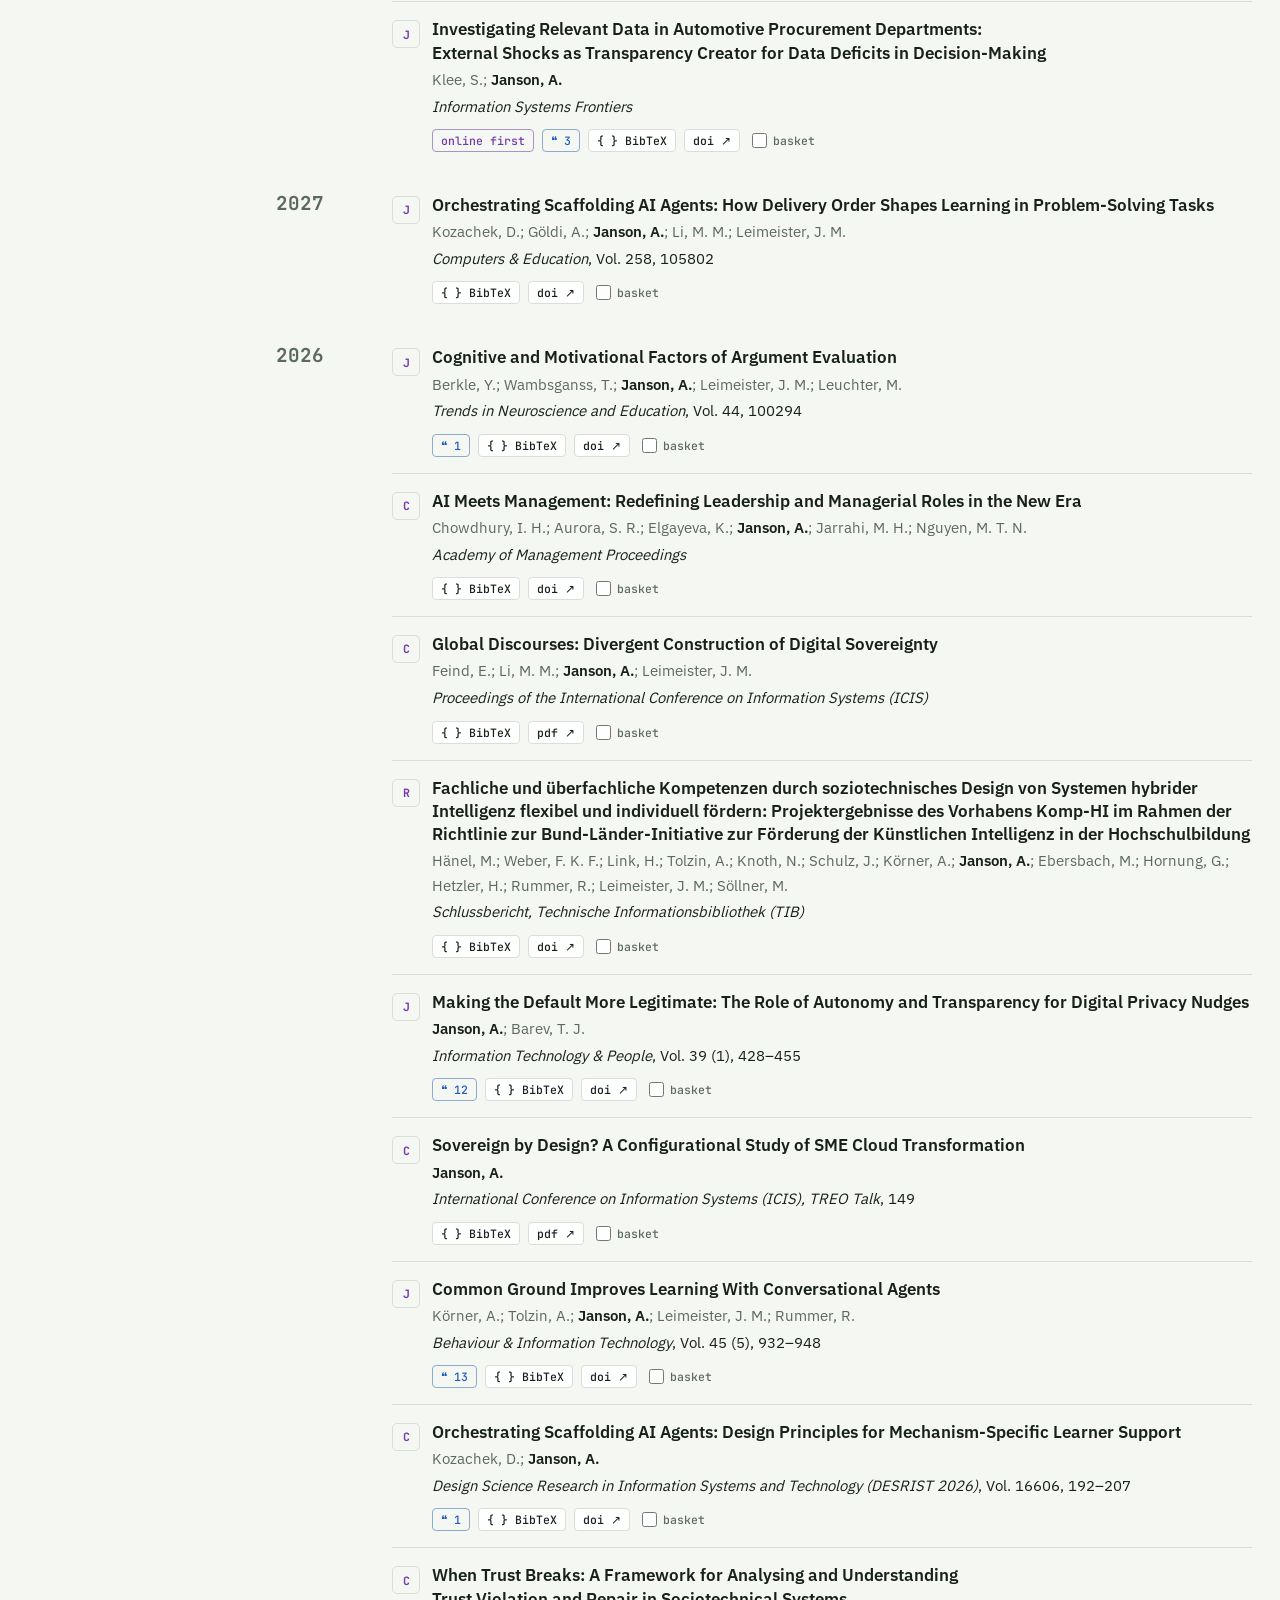
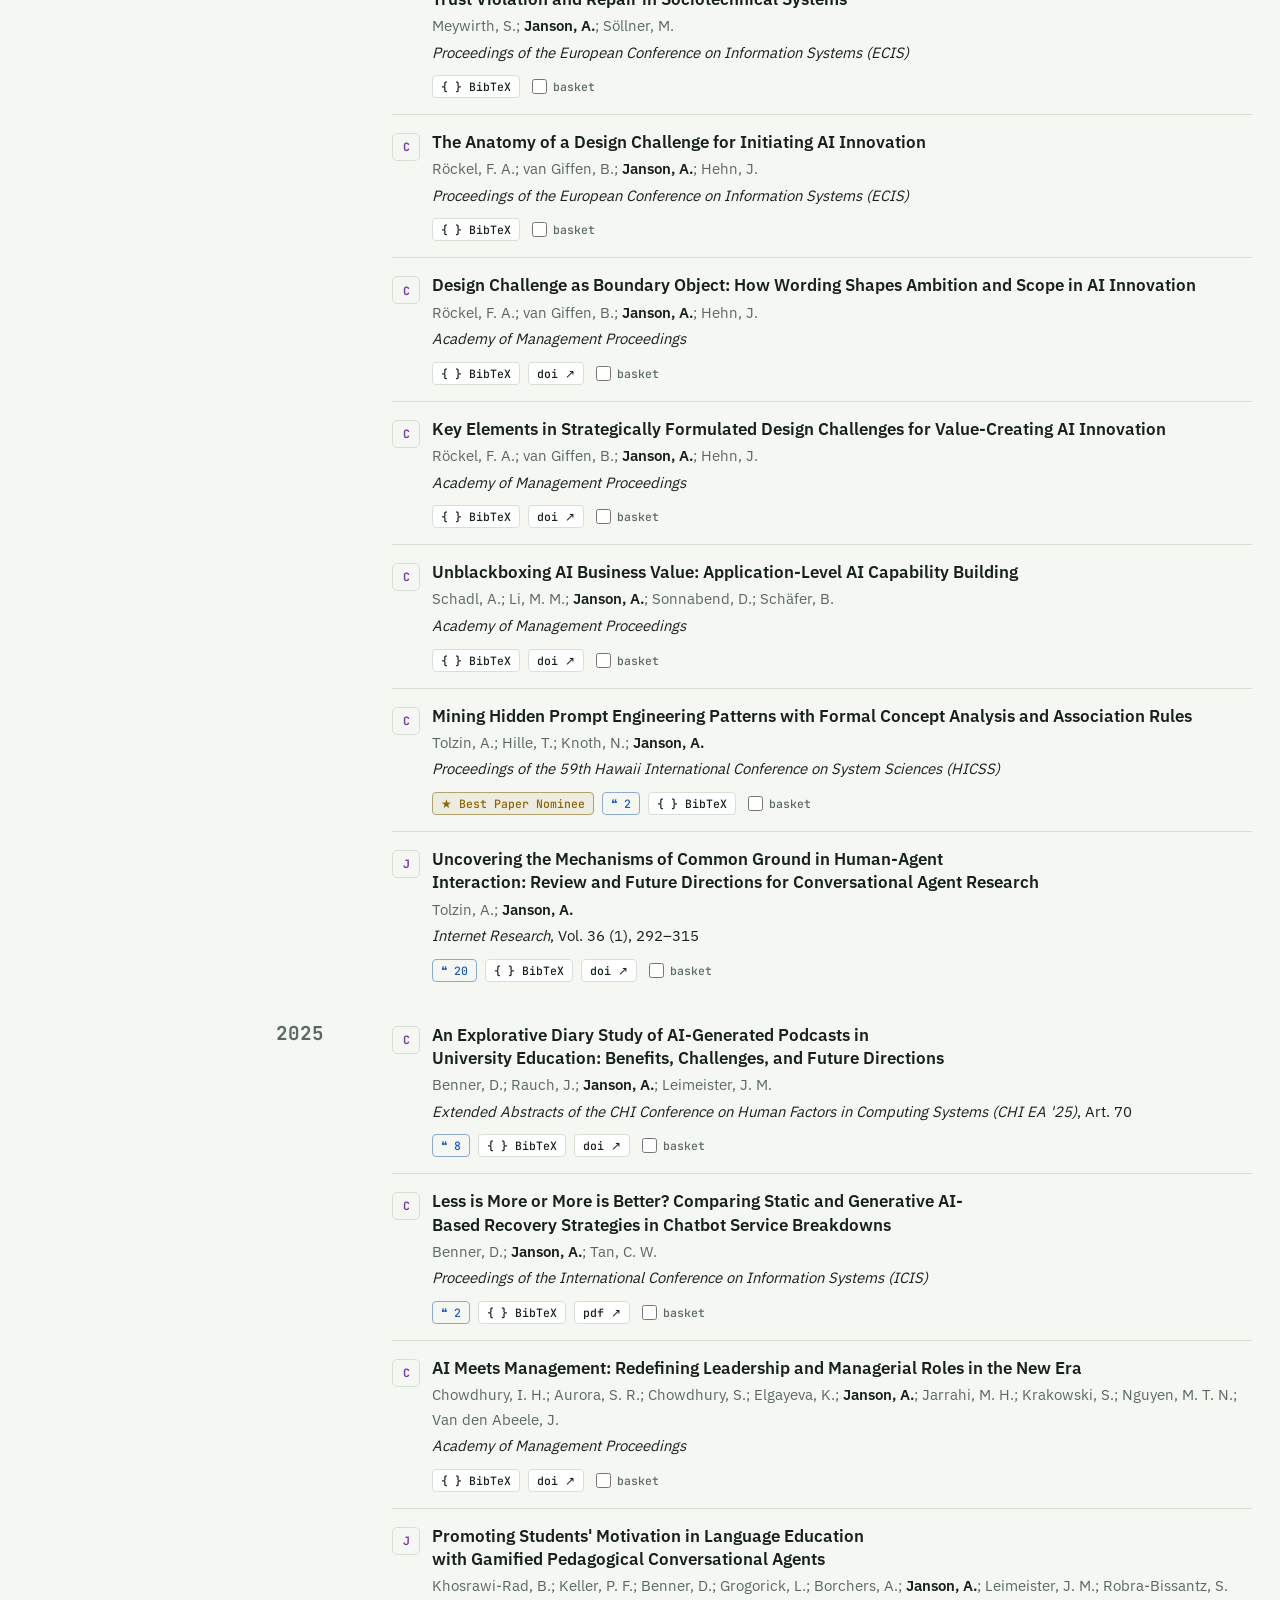
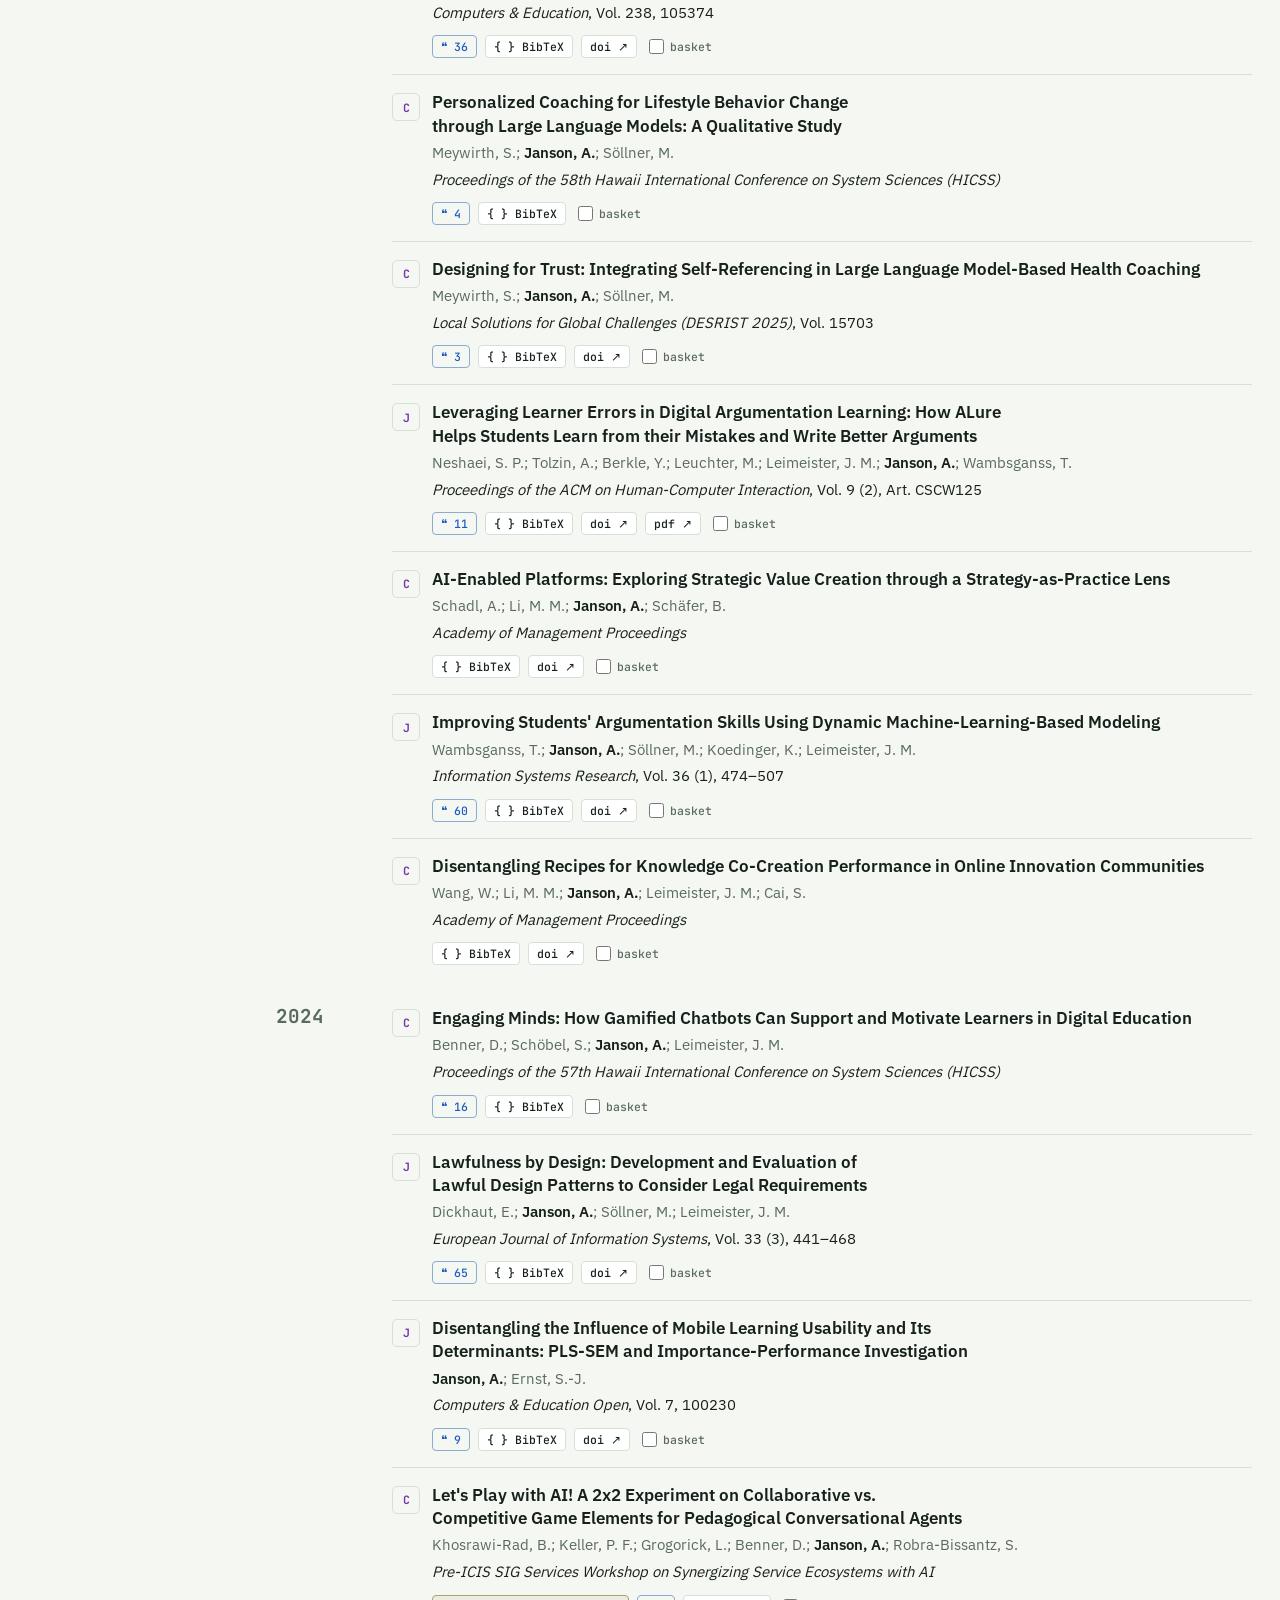
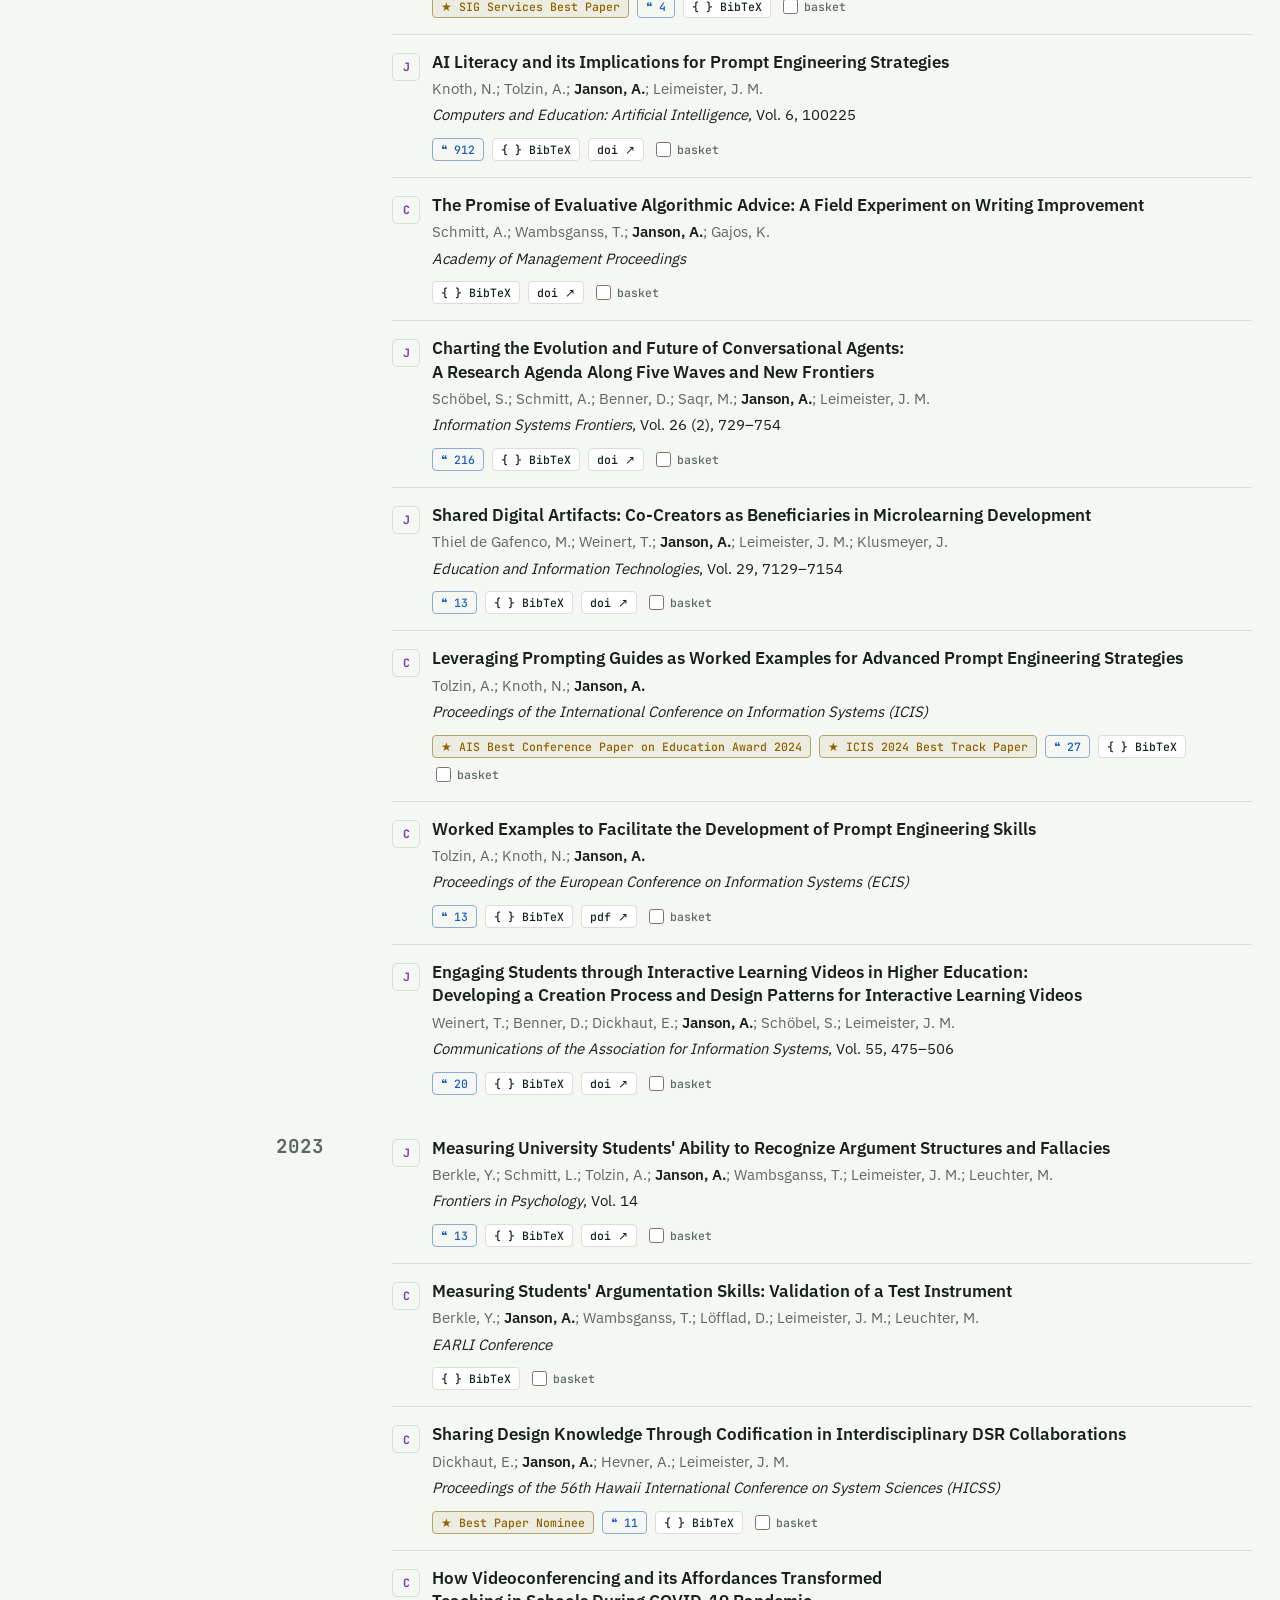
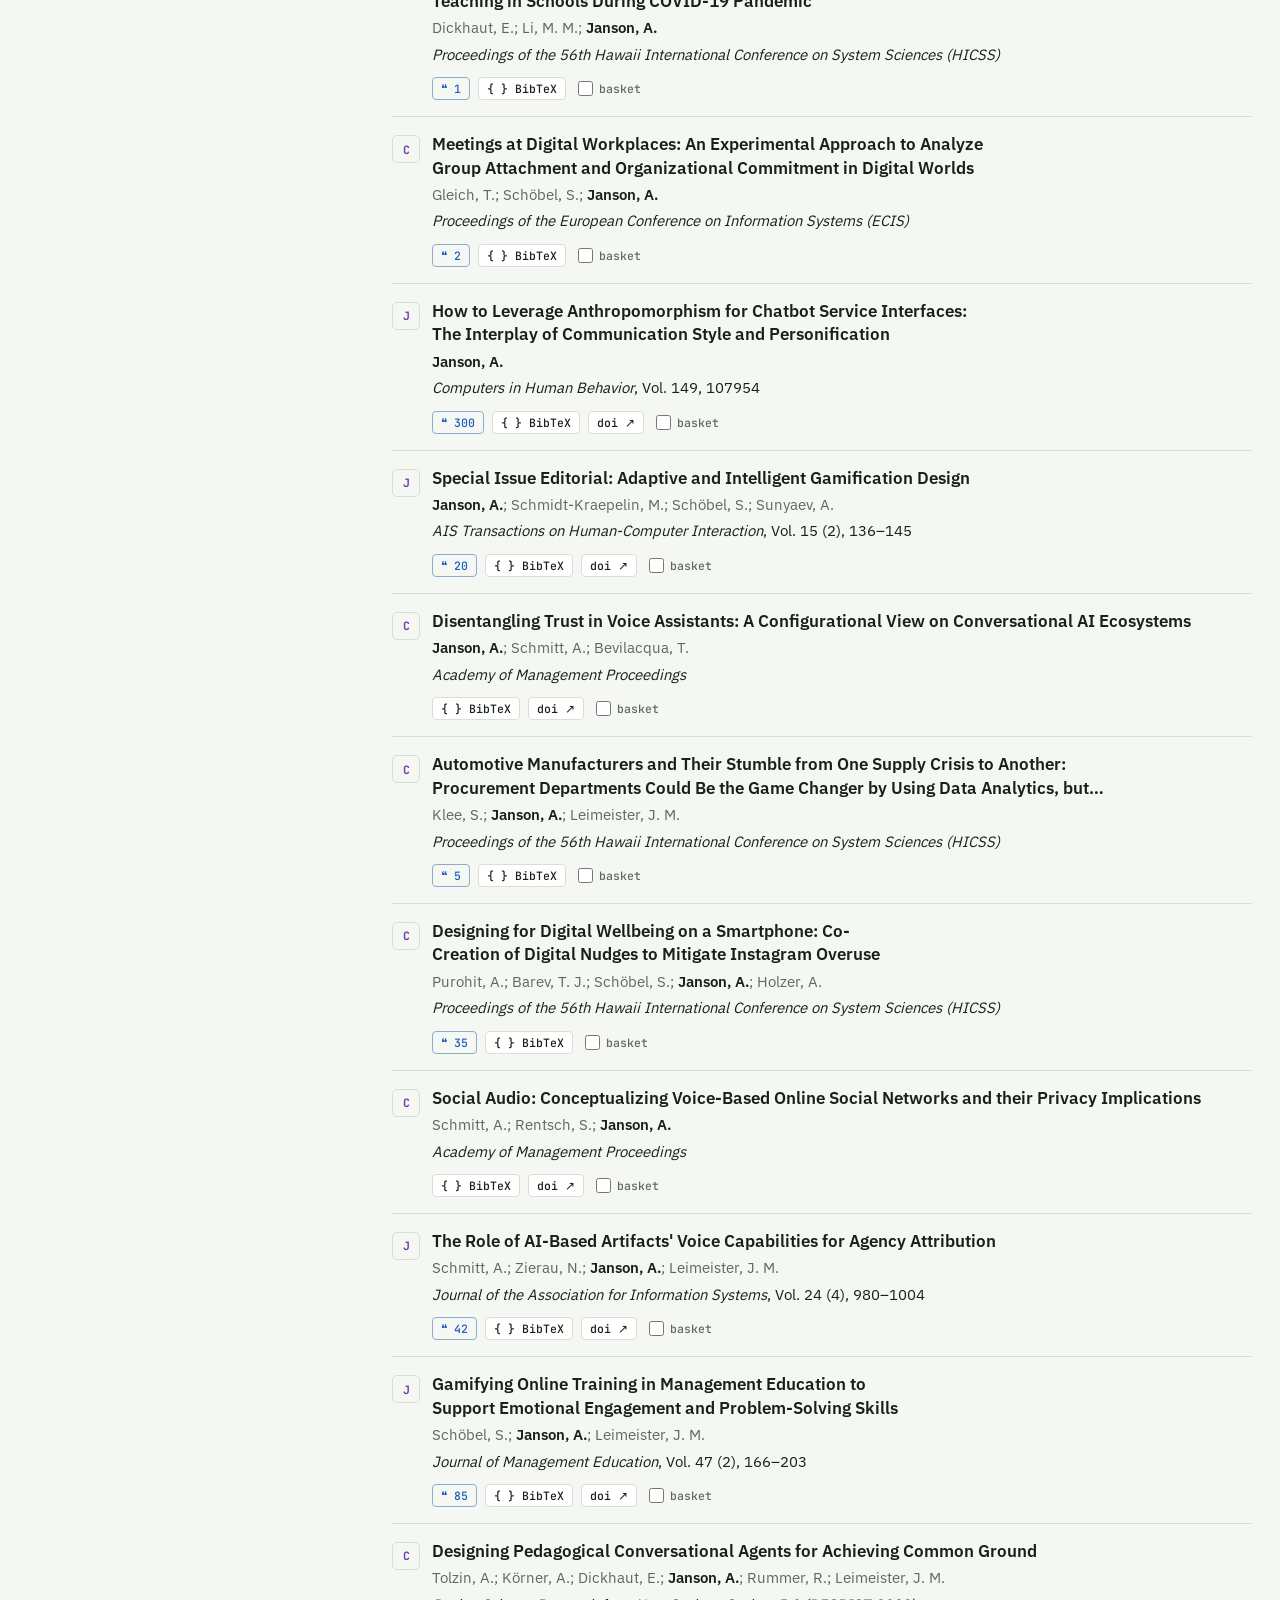
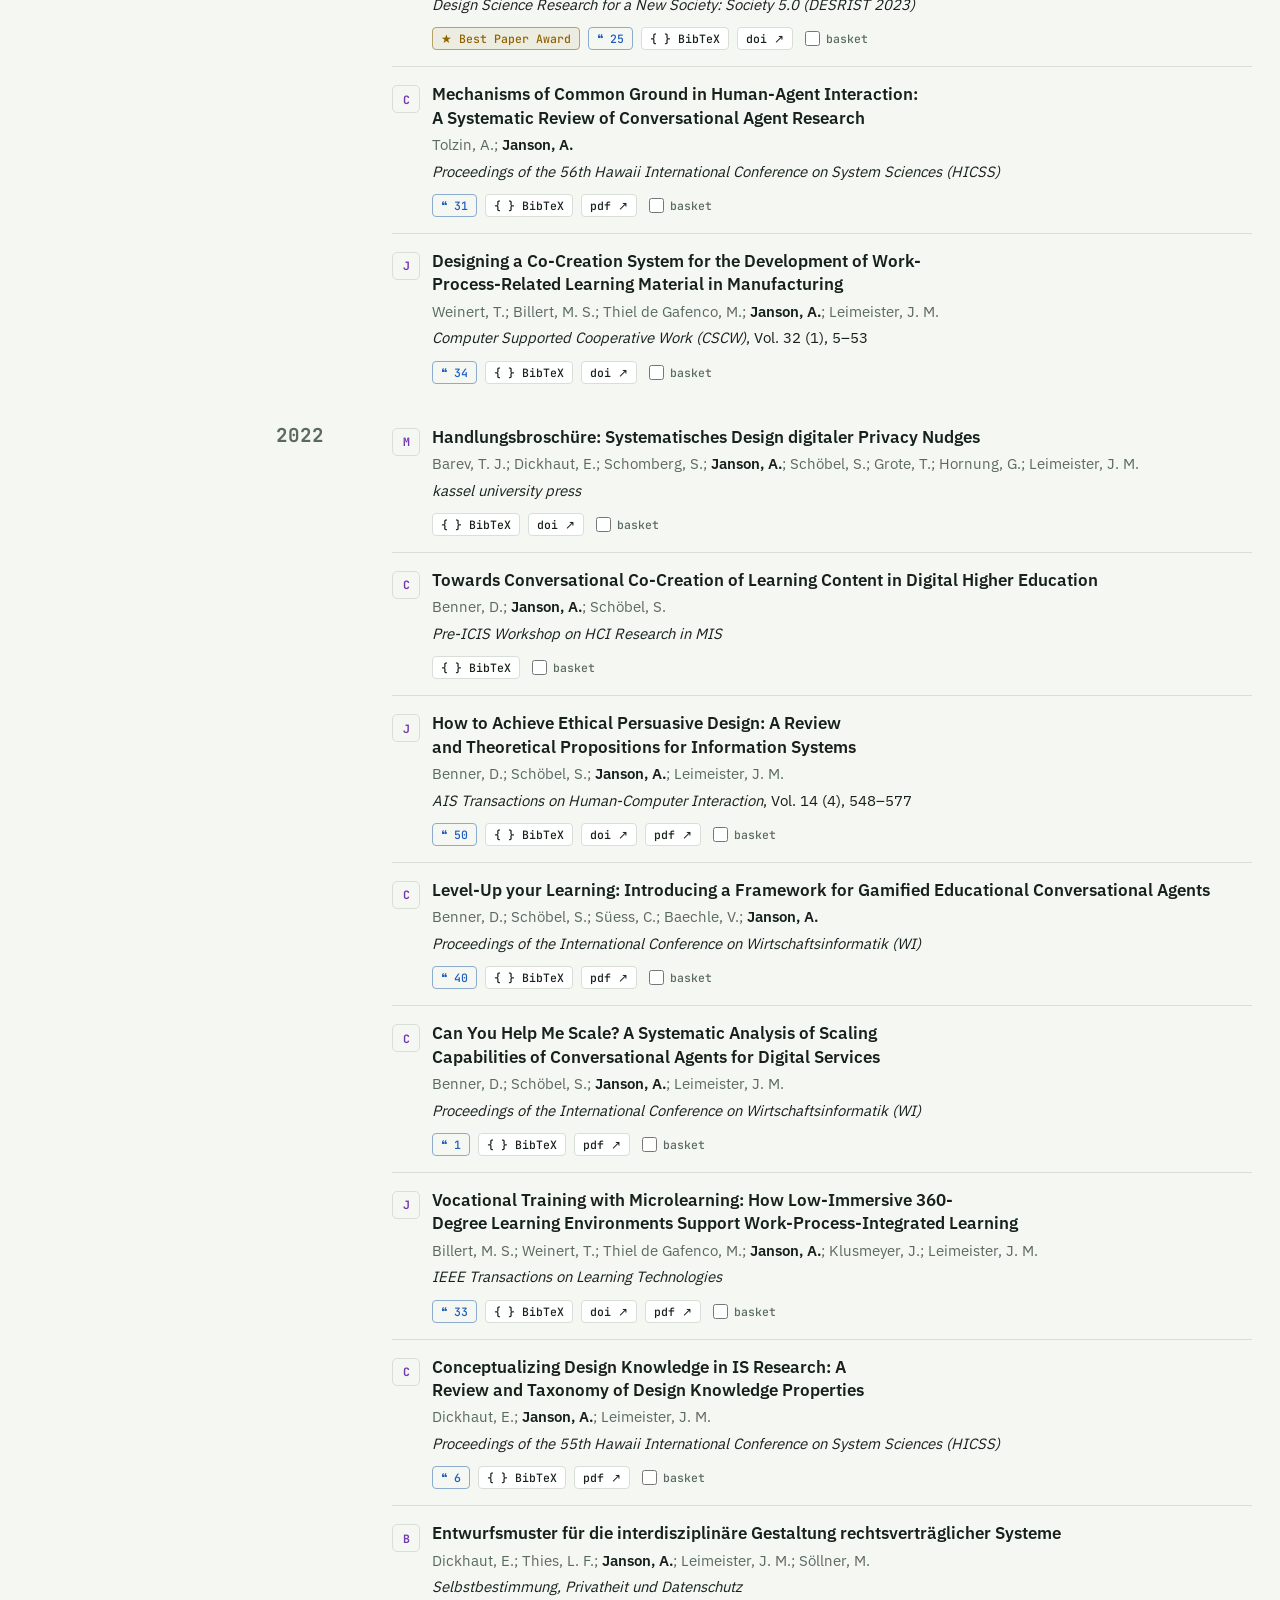
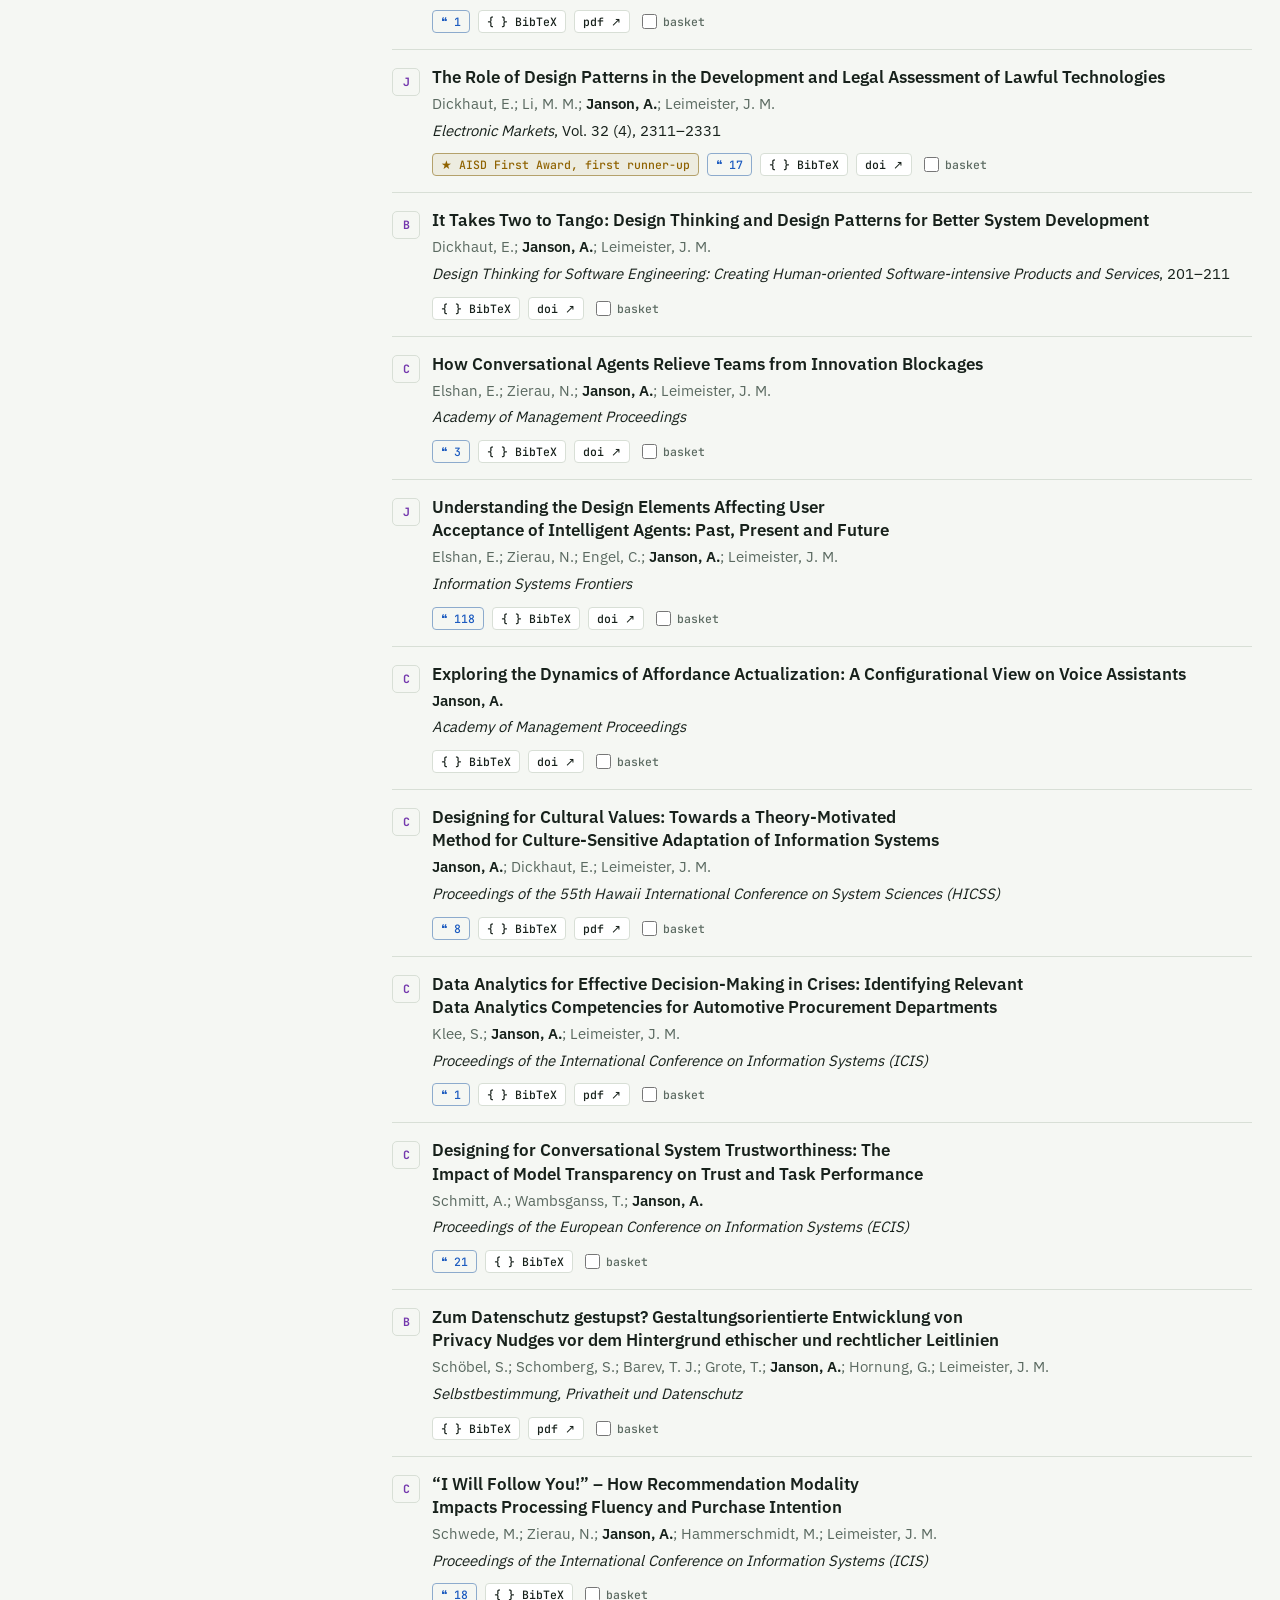
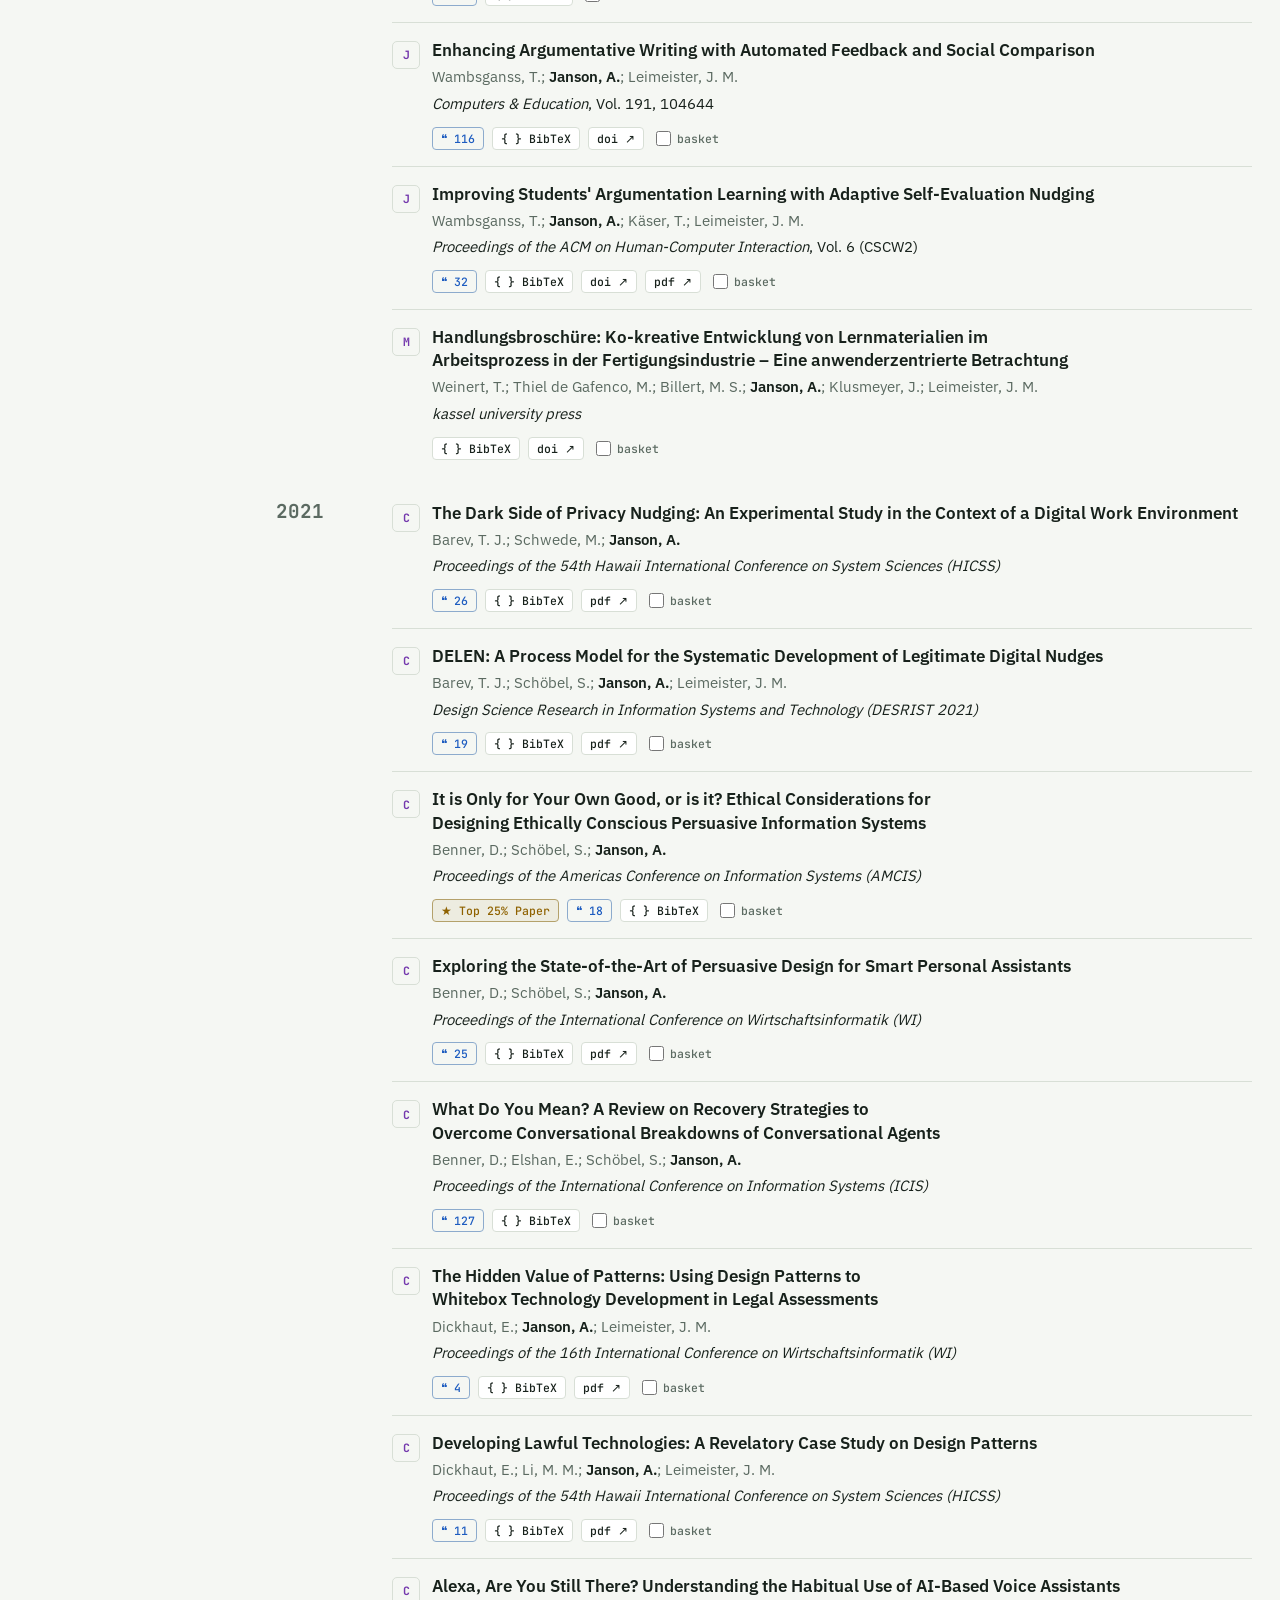
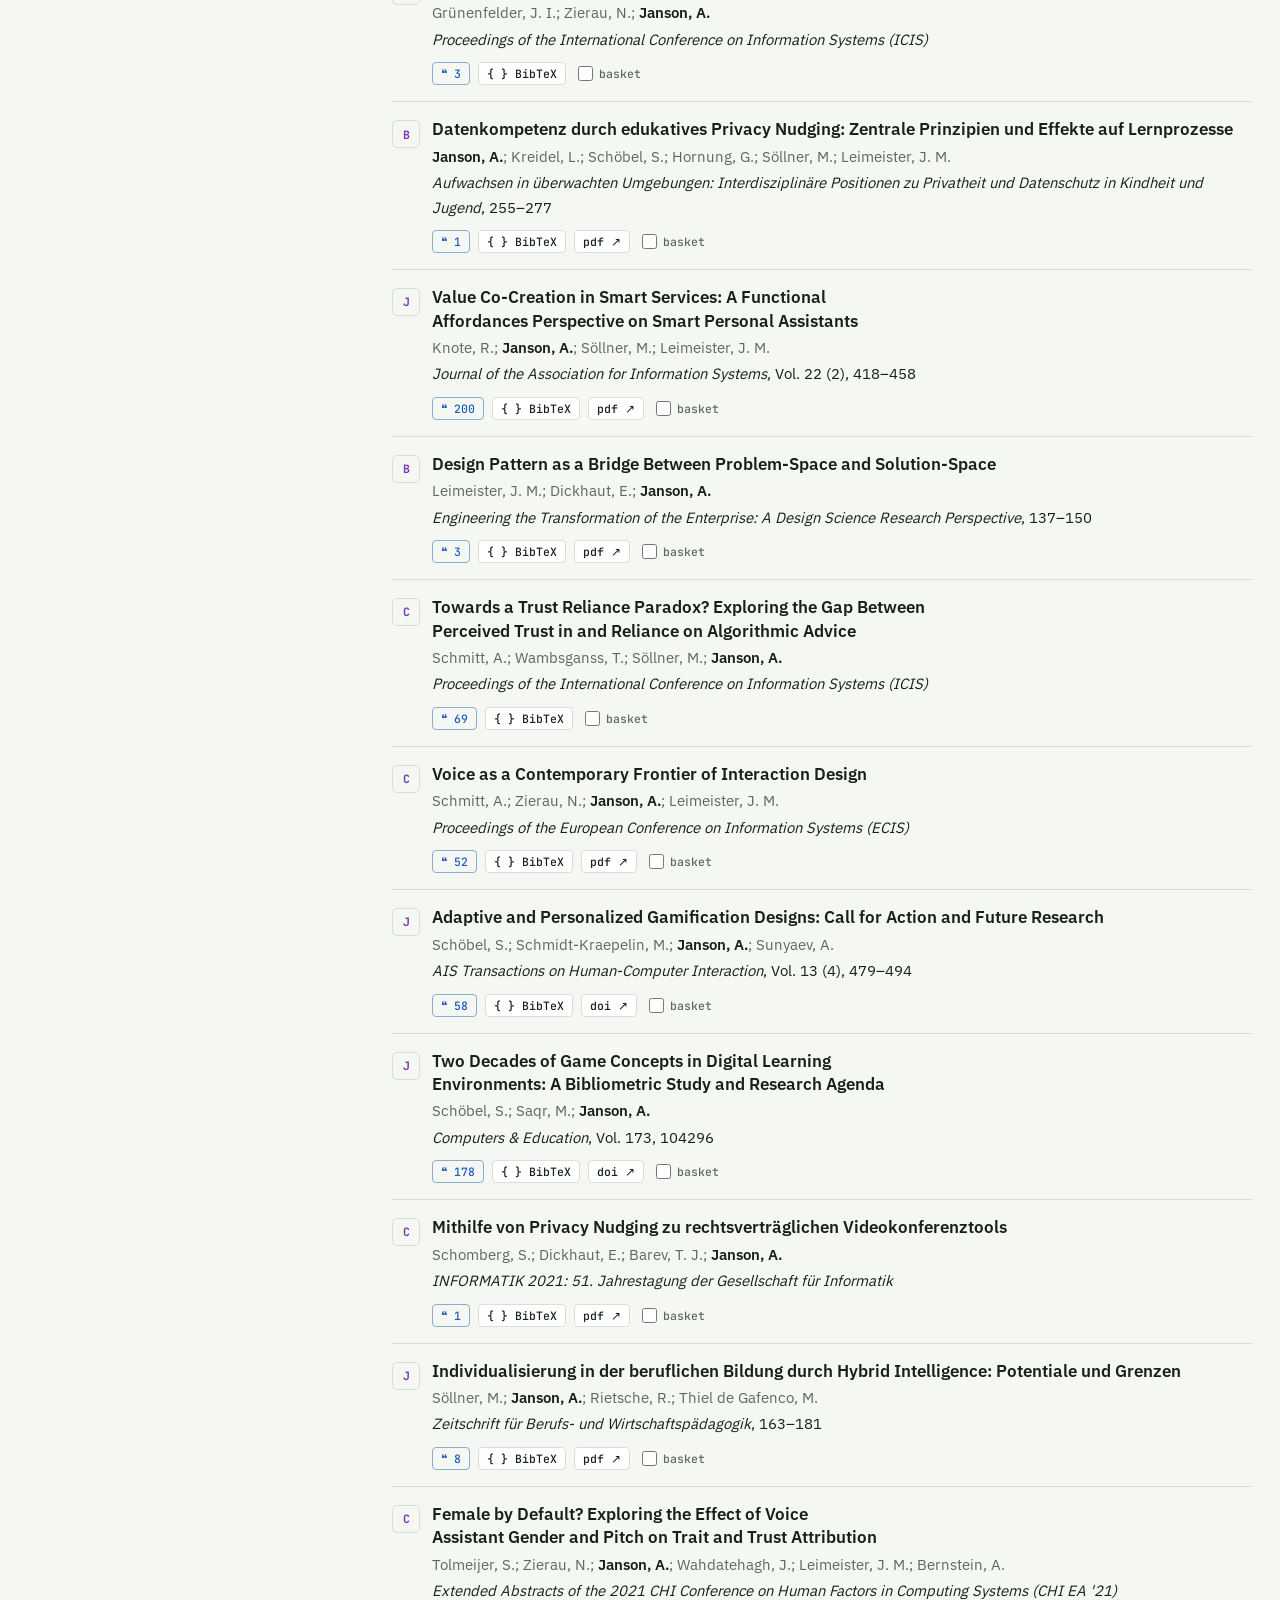
<file: publications.html>
<!doctype html>
<html lang="en">
<head>
<meta charset="utf-8">
<meta name="viewport" content="width=device-width, initial-scale=1, viewport-fit=cover">
<!-- seo:start · generated by scripts/build_seo.py, edit there -->
<title>Research Publications · Dr. Andreas Janson</title>
<meta name="description" content="All publications of Andreas Janson (University of St.Gallen) in ISR, JAIS, EJIS, ISJ, JIT, AMLE and at ICIS, ECIS, HICSS, WI: searchable, filterable, with BibTeX export.">
<meta name="author" content="Andreas Janson">
<link rel="canonical" href="https://a-janson.github.io/publications.html">
<meta property="og:type" content="website">
<meta property="og:site_name" content="Andreas Janson">
<meta property="og:title" content="Research Publications · Dr. Andreas Janson">
<meta property="og:description" content="All publications of Andreas Janson (University of St.Gallen) in ISR, JAIS, EJIS, ISJ, JIT, AMLE and at ICIS, ECIS, HICSS, WI: searchable, filterable, with BibTeX export.">
<meta property="og:url" content="https://a-janson.github.io/publications.html">
<meta property="og:image" content="https://a-janson.github.io/assets/img/portrait.jpg">
<meta name="twitter:card" content="summary">
<link rel="alternate" type="text/plain" title="llms.txt" href="https://a-janson.github.io/llms.txt">
<script type="application/ld+json">{"@context":"https://schema.org","@graph":[{"@type":"BreadcrumbList","itemListElement":[{"@type":"ListItem","position":1,"name":"Andreas Janson","item":"https://a-janson.github.io/"},{"@type":"ListItem","position":2,"name":"Publications","item":"https://a-janson.github.io/publications.html"}]},{"@type":"WebPage","url":"https://a-janson.github.io/publications.html","name":"Research Publications · Dr. Andreas Janson","description":"All publications of Andreas Janson (University of St.Gallen) in ISR, JAIS, EJIS, ISJ, JIT, AMLE and at ICIS, ECIS, HICSS, WI: searchable, filterable, with BibTeX export.","about":{"@id":"https://a-janson.github.io/#person"},"isPartOf":{"@type":"WebSite","url":"https://a-janson.github.io/"}},{"@type":"ItemList","name":"Publications of Andreas Janson","numberOfItems":180,"itemListElement":[{"@type":"ListItem","position":1,"item":{"@type":"ScholarlyArticle","name":"Data-Driven Procurement for Managing Crises: Lessons from a European Automotive Manufacturer","author":[{"@type":"Person","name":"S. Klee"},{"@type":"Person","name":"A. Janson"},{"@type":"Person","name":"J. M. Leimeister"}],"isPartOf":{"@type":"Periodical","name":"Information Systems Journal"},"url":"https://doi.org/10.1111/isj.70063","identifier":{"@type":"PropertyValue","propertyID":"DOI","value":"10.1111/isj.70063"},"keywords":"digital-sovereignty"}},{"@type":"ListItem","position":2,"item":{"@type":"ScholarlyArticle","name":"Beyond Errors: Understanding Trust Violations in Emotional Support Interactions with Conversational AI","author":[{"@type":"Person","name":"S. Meywirth"},{"@type":"Person","name":"A. Janson"},{"@type":"Person","name":"M. Söllner"}],"isPartOf":{"@type":"PublicationEvent","name":"Proceedings of the International Conference on Wirtschaftsinformatik (WI)"},"keywords":"trust-in-ai, conversational-ai"}},{"@type":"ListItem","position":3,"item":{"@type":"ScholarlyArticle","name":"GenAI-Infused Service Delivery: Micro-Level Augmentation Patterns at the Service Frontline","author":[{"@type":"Person","name":"P. Reinhard"},{"@type":"Person","name":"M. M. Li"},{"@type":"Person","name":"C. Peters"},{"@type":"Person","name":"A. Janson"},{"@type":"Person","name":"J. M. Leimeister"}],"isPartOf":{"@type":"Periodical","name":"Journal of Service Research"},"url":"https://doi.org/10.1177/10946705251414283","identifier":{"@type":"PropertyValue","propertyID":"DOI","value":"10.1177/10946705251414283"},"keywords":"digital-services, value-co-creation, design-science, conversational-ai"}},{"@type":"ListItem","position":4,"item":{"@type":"ScholarlyArticle","name":"Purpose-Repair Fit and Trust Recovery in GenAI Chatbot User Interaction: Experimental Insights on Social and Informative Breakdown Strategies","author":[{"@type":"Person","name":"M. Schmidt"},{"@type":"Person","name":"S. Schöbel"},{"@type":"Person","name":"A. Janson"},{"@type":"Person","name":"L. Runde"}],"datePublished":"2027","isPartOf":{"@type":"PublicationEvent","name":"Proceedings of the 60th Hawaii International Conference on System Sciences (HICSS)"},"keywords":"trust-in-ai, digital-services, conversational-ai"}},{"@type":"ListItem","position":5,"item":{"@type":"ScholarlyArticle","name":"Empowering Citizen Developers: Configurational Insights into Successful Conversational AI System Projects","author":[{"@type":"Person","name":"L. Grützner"},{"@type":"Person","name":"E. Elshan"},{"@type":"Person","name":"A. Janssen"},{"@type":"Person","name":"A. Janson"},{"@type":"Person","name":"J. M. Leimeister"},{"@type":"Person","name":"M. H. Breitner"}],"datePublished":"2026","isPartOf":{"@type":"Periodical","name":"Information Systems and e-Business Management"},"url":"https://doi.org/10.1007/s10257-026-00747-4","identifier":{"@type":"PropertyValue","propertyID":"DOI","value":"10.1007/s10257-026-00747-4"},"keywords":"conversational-ai, digital-services"}},{"@type":"ListItem","position":6,"item":{"@type":"ScholarlyArticle","name":"Do Human Trust Models Transfer to AI? A Necessary Condition Analysis of Interpersonal Trust Antecedents in Large Language Model-Based Coaching","author":[{"@type":"Person","name":"S. Meywirth"},{"@type":"Person","name":"A. Janson"},{"@type":"Person","name":"M. Söllner"}],"datePublished":"2026","isPartOf":{"@type":"Periodical","name":"Behaviour & Information Technology"},"url":"https://doi.org/10.1080/0144929X.2026.2676746","identifier":{"@type":"PropertyValue","propertyID":"DOI","value":"10.1080/0144929X.2026.2676746"},"keywords":"trust-in-ai, conversational-ai"}},{"@type":"ListItem","position":7,"item":{"@type":"ScholarlyArticle","name":"Understanding AI's Impact on Business Value Creation","author":[{"@type":"Person","name":"A. Schadl"},{"@type":"Person","name":"M. M. Li"},{"@type":"Person","name":"A. Janson"},{"@type":"Person","name":"B. Schäfer"}],"datePublished":"2025","isPartOf":{"@type":"PublicationEvent","name":"Proceedings of the International Conference on Wirtschaftsinformatik (WI)"},"keywords":"digital-sovereignty, value-co-creation"}},{"@type":"ListItem","position":8,"item":{"@type":"ScholarlyArticle","name":"Investigating Relevant Data in Automotive Procurement Departments: External Shocks as Transparency Creator for Data Deficits in Decision-Making","author":[{"@type":"Person","name":"S. Klee"},{"@type":"Person","name":"A. Janson"}],"datePublished":"2023","isPartOf":{"@type":"Periodical","name":"Information Systems Frontiers"},"url":"https://doi.org/10.1007/s10796-023-10444-z","identifier":{"@type":"PropertyValue","propertyID":"DOI","value":"10.1007/s10796-023-10444-z"},"keywords":"digital-sovereignty, digital-services"}},{"@type":"ListItem","position":9,"item":{"@type":"ScholarlyArticle","name":"Orchestrating Scaffolding AI Agents: How Delivery Order Shapes Learning in Problem-Solving Tasks","author":[{"@type":"Person","name":"D. Kozachek"},{"@type":"Person","name":"A. Göldi"},{"@type":"Person","name":"A. Janson"},{"@type":"Person","name":"M. M. Li"},{"@type":"Person","name":"J. M. Leimeister"}],"datePublished":"2027","isPartOf":{"@type":"Periodical","name":"Computers & Education"},"url":"https://doi.org/10.1016/j.compedu.2026.105802","identifier":{"@type":"PropertyValue","propertyID":"DOI","value":"10.1016/j.compedu.2026.105802"},"keywords":"digital-learning, conversational-ai, design-science"}},{"@type":"ListItem","position":10,"item":{"@type":"ScholarlyArticle","name":"Cognitive and Motivational Factors of Argument Evaluation","author":[{"@type":"Person","name":"Y. Berkle"},{"@type":"Person","name":"T. Wambsganss"},{"@type":"Person","name":"A. Janson"},{"@type":"Person","name":"J. M. Leimeister"},{"@type":"Person","name":"M. Leuchter"}],"datePublished":"2026","isPartOf":{"@type":"Periodical","name":"Trends in Neuroscience and Education"},"url":"https://doi.org/10.1016/j.tine.2026.100294","identifier":{"@type":"PropertyValue","propertyID":"DOI","value":"10.1016/j.tine.2026.100294"},"keywords":"digital-learning"}},{"@type":"ListItem","position":11,"item":{"@type":"ScholarlyArticle","name":"AI Meets Management: Redefining Leadership and Managerial Roles in the New Era","author":[{"@type":"Person","name":"I. H. Chowdhury"},{"@type":"Person","name":"S. R. Aurora"},{"@type":"Person","name":"K. Elgayeva"},{"@type":"Person","name":"A. Janson"},{"@type":"Person","name":"M. H. Jarrahi"},{"@type":"Person","name":"M. T. N. Nguyen"}],"datePublished":"2026","isPartOf":{"@type":"PublicationEvent","name":"Academy of Management Proceedings"},"url":"https://doi.org/10.5465/AMPROC.2026.17918symposium","identifier":{"@type":"PropertyValue","propertyID":"DOI","value":"10.5465/AMPROC.2026.17918symposium"},"keywords":"trust-in-ai, digital-sovereignty"}},{"@type":"ListItem","position":12,"item":{"@type":"ScholarlyArticle","name":"Global Discourses: Divergent Construction of Digital Sovereignty","author":[{"@type":"Person","name":"E. Feind"},{"@type":"Person","name":"M. M. Li"},{"@type":"Person","name":"A. Janson"},{"@type":"Person","name":"J. M. Leimeister"}],"datePublished":"2026","isPartOf":{"@type":"PublicationEvent","name":"Proceedings of the International Conference on Information Systems (ICIS)"},"url":"https://aisel.aisnet.org/icis2026/gentopics/gentopics/3/","keywords":"digital-sovereignty"}},{"@type":"ListItem","position":13,"item":{"@type":"CreativeWork","name":"Fachliche und überfachliche Kompetenzen durch soziotechnisches Design von Systemen hybrider Intelligenz flexibel und individuell fördern: Projektergebnisse des Vorhabens Komp-HI im Rahmen der Richtlinie zur Bund-Länder-Initiative zur Förderung der Künstlichen Intelligenz in der Hochschulbildung","author":[{"@type":"Person","name":"M. Hänel"},{"@type":"Person","name":"F. K. F. Weber"},{"@type":"Person","name":"H. Link"},{"@type":"Person","name":"A. Tolzin"},{"@type":"Person","name":"N. Knoth"},{"@type":"Person","name":"J. Schulz"},{"@type":"Person","name":"A. Körner"},{"@type":"Person","name":"A. Janson"},{"@type":"Person","name":"M. Ebersbach"},{"@type":"Person","name":"G. Hornung"},{"@type":"Person","name":"H. Hetzler"},{"@type":"Person","name":"R. Rummer"},{"@type":"Person","name":"J. M. Leimeister"},{"@type":"Person","name":"M. Söllner"}],"datePublished":"2026","isPartOf":{"@type":"PublicationEvent","name":"Technische Informationsbibliothek (TIB)"},"url":"https://doi.org/10.34657/36649","identifier":{"@type":"PropertyValue","propertyID":"DOI","value":"10.34657/36649"},"keywords":"trust-in-ai, digital-learning, design-science, conversational-ai"}},{"@type":"ListItem","position":14,"item":{"@type":"ScholarlyArticle","name":"Making the Default More Legitimate: The Role of Autonomy and Transparency for Digital Privacy Nudges","author":[{"@type":"Person","name":"A. Janson"},{"@type":"Person","name":"T. J. Barev"}],"datePublished":"2026","isPartOf":{"@type":"Periodical","name":"Information Technology & People"},"url":"https://doi.org/10.1108/itp-04-2023-0334","identifier":{"@type":"PropertyValue","propertyID":"DOI","value":"10.1108/itp-04-2023-0334"},"keywords":"privacy-by-design, digital-sovereignty, digital-nudging"}},{"@type":"ListItem","position":15,"item":{"@type":"ScholarlyArticle","name":"Sovereign by Design? A Configurational Study of SME Cloud Transformation","author":[{"@type":"Person","name":"A. Janson"}],"datePublished":"2026","isPartOf":{"@type":"PublicationEvent","name":"International Conference on Information Systems (ICIS), TREO Talk"},"url":"https://aisel.aisnet.org/treos_icis2026/149/","keywords":"digital-sovereignty, digital-services, design-science"}},{"@type":"ListItem","position":16,"item":{"@type":"ScholarlyArticle","name":"Common Ground Improves Learning With Conversational Agents","author":[{"@type":"Person","name":"A. Körner"},{"@type":"Person","name":"A. Tolzin"},{"@type":"Person","name":"A. Janson"},{"@type":"Person","name":"J. M. Leimeister"},{"@type":"Person","name":"R. Rummer"}],"datePublished":"2026","isPartOf":{"@type":"Periodical","name":"Behaviour & Information Technology"},"url":"https://doi.org/10.1080/0144929X.2025.2541222","identifier":{"@type":"PropertyValue","propertyID":"DOI","value":"10.1080/0144929X.2025.2541222"},"keywords":"digital-learning, conversational-ai"}},{"@type":"ListItem","position":17,"item":{"@type":"ScholarlyArticle","name":"Orchestrating Scaffolding AI Agents: Design Principles for Mechanism-Specific Learner Support","author":[{"@type":"Person","name":"D. Kozachek"},{"@type":"Person","name":"A. Janson"}],"datePublished":"2026","isPartOf":{"@type":"PublicationEvent","name":"Design Science Research in Information Systems and Technology (DESRIST 2026)"},"url":"https://doi.org/10.1007/978-3-032-28313-9_11","identifier":{"@type":"PropertyValue","propertyID":"DOI","value":"10.1007/978-3-032-28313-9_11"},"keywords":"digital-learning, design-science, conversational-ai"}},{"@type":"ListItem","position":18,"item":{"@type":"ScholarlyArticle","name":"When Trust Breaks: A Framework for Analysing and Understanding Trust Violation and Repair in Sociotechnical Systems","author":[{"@type":"Person","name":"S. Meywirth"},{"@type":"Person","name":"A. Janson"},{"@type":"Person","name":"M. Söllner"}],"datePublished":"2026","isPartOf":{"@type":"PublicationEvent","name":"Proceedings of the European Conference on Information Systems (ECIS)"},"url":"https://aisel.aisnet.org/ecis2026/litrev/litrev/19/","keywords":"trust-in-ai, design-science"}},{"@type":"ListItem","position":19,"item":{"@type":"ScholarlyArticle","name":"The Anatomy of a Design Challenge for Initiating AI Innovation","author":[{"@type":"Person","name":"F. A. Röckel"},{"@type":"Person","name":"B. van Giffen"},{"@type":"Person","name":"A. Janson"},{"@type":"Person","name":"J. Hehn"}],"datePublished":"2026","isPartOf":{"@type":"PublicationEvent","name":"Proceedings of the European Conference on Information Systems (ECIS)"},"url":"https://aisel.aisnet.org/ecis2026/isd_pm/isd_pm/2/","keywords":"digital-sovereignty, design-science"}},{"@type":"ListItem","position":20,"item":{"@type":"ScholarlyArticle","name":"Design Challenge as Boundary Object: How Wording Shapes Ambition and Scope in AI Innovation","author":[{"@type":"Person","name":"F. A. Röckel"},{"@type":"Person","name":"B. van Giffen"},{"@type":"Person","name":"A. Janson"},{"@type":"Person","name":"J. Hehn"}],"datePublished":"2026","isPartOf":{"@type":"PublicationEvent","name":"Academy of Management Proceedings"},"url":"https://doi.org/10.5465/AMPROC.2026.10764poster","identifier":{"@type":"PropertyValue","propertyID":"DOI","value":"10.5465/AMPROC.2026.10764poster"},"keywords":"digital-sovereignty, design-science"}},{"@type":"ListItem","position":21,"item":{"@type":"ScholarlyArticle","name":"Key Elements in Strategically Formulated Design Challenges for Value-Creating AI Innovation","author":[{"@type":"Person","name":"F. A. Röckel"},{"@type":"Person","name":"B. van Giffen"},{"@type":"Person","name":"A. Janson"},{"@type":"Person","name":"J. Hehn"}],"datePublished":"2026","isPartOf":{"@type":"PublicationEvent","name":"Academy of Management Proceedings"},"url":"https://doi.org/10.5465/AMPROC.2026.10037abstract","identifier":{"@type":"PropertyValue","propertyID":"DOI","value":"10.5465/AMPROC.2026.10037abstract"},"keywords":"digital-sovereignty, value-co-creation, design-science"}},{"@type":"ListItem","position":22,"item":{"@type":"ScholarlyArticle","name":"Unblackboxing AI Business Value: Application-Level AI Capability Building","author":[{"@type":"Person","name":"A. Schadl"},{"@type":"Person","name":"M. M. Li"},{"@type":"Person","name":"A. Janson"},{"@type":"Person","name":"D. Sonnabend"},{"@type":"Person","name":"B. Schäfer"}],"datePublished":"2026","isPartOf":{"@type":"PublicationEvent","name":"Academy of Management Proceedings"},"url":"https://doi.org/10.5465/AMPROC.2026.15246abstract","identifier":{"@type":"PropertyValue","propertyID":"DOI","value":"10.5465/AMPROC.2026.15246abstract"},"keywords":"digital-sovereignty, value-co-creation"}},{"@type":"ListItem","position":23,"item":{"@type":"ScholarlyArticle","name":"Mining Hidden Prompt Engineering Patterns with Formal Concept Analysis and Association Rules","author":[{"@type":"Person","name":"A. Tolzin"},{"@type":"Person","name":"T. Hille"},{"@type":"Person","name":"N. Knoth"},{"@type":"Person","name":"A. Janson"}],"datePublished":"2026","isPartOf":{"@type":"PublicationEvent","name":"Proceedings of the 59th Hawaii International Conference on System Sciences (HICSS)"},"url":"https://scholarspace.manoa.hawaii.edu/items/16b3efca-97a4-4c6c-8627-ba66295b89f7","keywords":"design-science, conversational-ai"}},{"@type":"ListItem","position":24,"item":{"@type":"ScholarlyArticle","name":"Uncovering the Mechanisms of Common Ground in Human-Agent Interaction: Review and Future Directions for Conversational Agent Research","author":[{"@type":"Person","name":"A. Tolzin"},{"@type":"Person","name":"A. Janson"}],"datePublished":"2026","isPartOf":{"@type":"Periodical","name":"Internet Research"},"url":"https://doi.org/10.1108/INTR-06-2023-0514","identifier":{"@type":"PropertyValue","propertyID":"DOI","value":"10.1108/INTR-06-2023-0514"},"keywords":"conversational-ai"}},{"@type":"ListItem","position":25,"item":{"@type":"ScholarlyArticle","name":"An Explorative Diary Study of AI-Generated Podcasts in University Education: Benefits, Challenges, and Future Directions","author":[{"@type":"Person","name":"D. Benner"},{"@type":"Person","name":"J. Rauch"},{"@type":"Person","name":"A. Janson"},{"@type":"Person","name":"J. M. Leimeister"}],"datePublished":"2025","isPartOf":{"@type":"PublicationEvent","name":"Extended Abstracts of the CHI Conference on Human Factors in Computing Systems (CHI EA '25)"},"url":"https://doi.org/10.1145/3706599.3719957","identifier":{"@type":"PropertyValue","propertyID":"DOI","value":"10.1145/3706599.3719957"},"keywords":"digital-learning, conversational-ai"}},{"@type":"ListItem","position":26,"item":{"@type":"ScholarlyArticle","name":"Less is More or More is Better? Comparing Static and Generative AI-Based Recovery Strategies in Chatbot Service Breakdowns","author":[{"@type":"Person","name":"D. Benner"},{"@type":"Person","name":"A. Janson"},{"@type":"Person","name":"C. W. Tan"}],"datePublished":"2025","isPartOf":{"@type":"PublicationEvent","name":"Proceedings of the International Conference on Information Systems (ICIS)"},"url":"https://pubs.wi-kassel.de/wp-content/uploads/2025/11/JML_1045.pdf","keywords":"trust-in-ai, digital-services, conversational-ai"}},{"@type":"ListItem","position":27,"item":{"@type":"ScholarlyArticle","name":"AI Meets Management: Redefining Leadership and Managerial Roles in the New Era","author":[{"@type":"Person","name":"I. H. Chowdhury"},{"@type":"Person","name":"S. R. Aurora"},{"@type":"Person","name":"S. Chowdhury"},{"@type":"Person","name":"K. Elgayeva"},{"@type":"Person","name":"A. Janson"},{"@type":"Person","name":"M. H. Jarrahi"},{"@type":"Person","name":"S. Krakowski"},{"@type":"Person","name":"M. T. N. Nguyen"},{"@type":"Person","name":"J. Van den Abeele"}],"datePublished":"2025","isPartOf":{"@type":"PublicationEvent","name":"Academy of Management Proceedings"},"url":"https://doi.org/10.5465/AMPROC.2025.18913symposium","identifier":{"@type":"PropertyValue","propertyID":"DOI","value":"10.5465/AMPROC.2025.18913symposium"},"keywords":"trust-in-ai, digital-sovereignty"}},{"@type":"ListItem","position":28,"item":{"@type":"ScholarlyArticle","name":"Promoting Students' Motivation in Language Education with Gamified Pedagogical Conversational Agents","author":[{"@type":"Person","name":"B. Khosrawi-Rad"},{"@type":"Person","name":"P. F. Keller"},{"@type":"Person","name":"D. Benner"},{"@type":"Person","name":"L. Grogorick"},{"@type":"Person","name":"A. Borchers"},{"@type":"Person","name":"A. Janson"},{"@type":"Person","name":"J. M. Leimeister"},{"@type":"Person","name":"S. Robra-Bissantz"}],"datePublished":"2025","isPartOf":{"@type":"Periodical","name":"Computers & Education"},"url":"https://doi.org/10.1016/j.compedu.2025.105374","identifier":{"@type":"PropertyValue","propertyID":"DOI","value":"10.1016/j.compedu.2025.105374"},"keywords":"digital-learning, conversational-ai, gamification"}},{"@type":"ListItem","position":29,"item":{"@type":"ScholarlyArticle","name":"Personalized Coaching for Lifestyle Behavior Change through Large Language Models: A Qualitative Study","author":[{"@type":"Person","name":"S. Meywirth"},{"@type":"Person","name":"A. Janson"},{"@type":"Person","name":"M. Söllner"}],"datePublished":"2025","isPartOf":{"@type":"PublicationEvent","name":"Proceedings of the 58th Hawaii International Conference on System Sciences (HICSS)"},"url":"https://scholarspace.manoa.hawaii.edu/items/0007c82b-f18b-4e5b-9f81-f4c14fc65600","keywords":"trust-in-ai, digital-services, conversational-ai"}},{"@type":"ListItem","position":30,"item":{"@type":"ScholarlyArticle","name":"Designing for Trust: Integrating Self-Referencing in Large Language Model-Based Health Coaching","author":[{"@type":"Person","name":"S. Meywirth"},{"@type":"Person","name":"A. Janson"},{"@type":"Person","name":"M. Söllner"}],"datePublished":"2025","isPartOf":{"@type":"PublicationEvent","name":"Local Solutions for Global Challenges (DESRIST 2025)"},"url":"https://doi.org/10.1007/978-3-031-93976-1_19","identifier":{"@type":"PropertyValue","propertyID":"DOI","value":"10.1007/978-3-031-93976-1_19"},"keywords":"trust-in-ai, design-science, conversational-ai"}},{"@type":"ListItem","position":31,"item":{"@type":"ScholarlyArticle","name":"Leveraging Learner Errors in Digital Argumentation Learning: How ALure Helps Students Learn from their Mistakes and Write Better Arguments","author":[{"@type":"Person","name":"S. P. Neshaei"},{"@type":"Person","name":"A. Tolzin"},{"@type":"Person","name":"Y. Berkle"},{"@type":"Person","name":"M. Leuchter"},{"@type":"Person","name":"J. M. Leimeister"},{"@type":"Person","name":"A. Janson"},{"@type":"Person","name":"T. Wambsganss"}],"datePublished":"2025","isPartOf":{"@type":"Periodical","name":"Proceedings of the ACM on Human-Computer Interaction"},"url":"https://doi.org/10.1145/3711023","identifier":{"@type":"PropertyValue","propertyID":"DOI","value":"10.1145/3711023"},"keywords":"digital-learning, design-science"}},{"@type":"ListItem","position":32,"item":{"@type":"ScholarlyArticle","name":"AI-Enabled Platforms: Exploring Strategic Value Creation through a Strategy-as-Practice Lens","author":[{"@type":"Person","name":"A. Schadl"},{"@type":"Person","name":"M. M. Li"},{"@type":"Person","name":"A. Janson"},{"@type":"Person","name":"B. Schäfer"}],"datePublished":"2025","isPartOf":{"@type":"PublicationEvent","name":"Academy of Management Proceedings"},"url":"https://doi.org/10.5465/AMPROC.2025.20299poster","identifier":{"@type":"PropertyValue","propertyID":"DOI","value":"10.5465/AMPROC.2025.20299poster"},"keywords":"digital-sovereignty, digital-services, value-co-creation"}},{"@type":"ListItem","position":33,"item":{"@type":"ScholarlyArticle","name":"Improving Students' Argumentation Skills Using Dynamic Machine-Learning-Based Modeling","author":[{"@type":"Person","name":"T. Wambsganss"},{"@type":"Person","name":"A. Janson"},{"@type":"Person","name":"M. Söllner"},{"@type":"Person","name":"K. Koedinger"},{"@type":"Person","name":"J. M. Leimeister"}],"datePublished":"2025","isPartOf":{"@type":"Periodical","name":"Information Systems Research"},"url":"https://doi.org/10.1287/isre.2021.0615","identifier":{"@type":"PropertyValue","propertyID":"DOI","value":"10.1287/isre.2021.0615"},"keywords":"digital-learning, design-science"}},{"@type":"ListItem","position":34,"item":{"@type":"ScholarlyArticle","name":"Disentangling Recipes for Knowledge Co-Creation Performance in Online Innovation Communities","author":[{"@type":"Person","name":"W. Wang"},{"@type":"Person","name":"M. M. Li"},{"@type":"Person","name":"A. Janson"},{"@type":"Person","name":"J. M. Leimeister"},{"@type":"Person","name":"S. Cai"}],"datePublished":"2025","isPartOf":{"@type":"PublicationEvent","name":"Academy of Management Proceedings"},"url":"https://doi.org/10.5465/AMPROC.2025.14724abstract","identifier":{"@type":"PropertyValue","propertyID":"DOI","value":"10.5465/AMPROC.2025.14724abstract"},"keywords":"digital-services, value-co-creation"}},{"@type":"ListItem","position":35,"item":{"@type":"ScholarlyArticle","name":"Engaging Minds: How Gamified Chatbots Can Support and Motivate Learners in Digital Education","author":[{"@type":"Person","name":"D. Benner"},{"@type":"Person","name":"S. Schöbel"},{"@type":"Person","name":"A. Janson"},{"@type":"Person","name":"J. M. Leimeister"}],"datePublished":"2024","isPartOf":{"@type":"PublicationEvent","name":"Proceedings of the 57th Hawaii International Conference on System Sciences (HICSS)"},"url":"https://scholarspace.manoa.hawaii.edu/bitstreams/35224d19-b7cd-4c8a-a629-c6f44d97e838/download","keywords":"digital-services, digital-learning, conversational-ai, gamification"}},{"@type":"ListItem","position":36,"item":{"@type":"ScholarlyArticle","name":"Lawfulness by Design: Development and Evaluation of Lawful Design Patterns to Consider Legal Requirements","author":[{"@type":"Person","name":"E. Dickhaut"},{"@type":"Person","name":"A. Janson"},{"@type":"Person","name":"M. Söllner"},{"@type":"Person","name":"J. M. Leimeister"}],"datePublished":"2024","isPartOf":{"@type":"Periodical","name":"European Journal of Information Systems"},"url":"https://doi.org/10.1080/0960085X.2023.2174050","identifier":{"@type":"PropertyValue","propertyID":"DOI","value":"10.1080/0960085X.2023.2174050"},"keywords":"privacy-by-design, digital-sovereignty, design-science"}},{"@type":"ListItem","position":37,"item":{"@type":"ScholarlyArticle","name":"Disentangling the Influence of Mobile Learning Usability and Its Determinants: PLS-SEM and Importance-Performance Investigation","author":[{"@type":"Person","name":"A. Janson"},{"@type":"Person","name":"S.-J. Ernst"}],"datePublished":"2024","isPartOf":{"@type":"Periodical","name":"Computers & Education Open"},"url":"https://doi.org/10.1016/j.caeo.2024.100230","identifier":{"@type":"PropertyValue","propertyID":"DOI","value":"10.1016/j.caeo.2024.100230"},"keywords":"digital-learning"}},{"@type":"ListItem","position":38,"item":{"@type":"ScholarlyArticle","name":"Let's Play with AI! A 2x2 Experiment on Collaborative vs. Competitive Game Elements for Pedagogical Conversational Agents","author":[{"@type":"Person","name":"B. Khosrawi-Rad"},{"@type":"Person","name":"P. F. Keller"},{"@type":"Person","name":"L. Grogorick"},{"@type":"Person","name":"D. Benner"},{"@type":"Person","name":"A. Janson"},{"@type":"Person","name":"S. Robra-Bissantz"}],"datePublished":"2024","isPartOf":{"@type":"PublicationEvent","name":"Pre-ICIS SIG Services Workshop on Synergizing Service Ecosystems with AI"},"url":"https://www.researchgate.net/publication/385747351_Let%27s_Play_with_AI_A_2x2_Experiment_on_Collaborative_vs_Competitive_Game_Elements_for_Pedagogical_Conversational_Agents","keywords":"digital-services, digital-learning, conversational-ai, gamification"}},{"@type":"ListItem","position":39,"item":{"@type":"ScholarlyArticle","name":"AI Literacy and its Implications for Prompt Engineering Strategies","author":[{"@type":"Person","name":"N. Knoth"},{"@type":"Person","name":"A. Tolzin"},{"@type":"Person","name":"A. Janson"},{"@type":"Person","name":"J. M. Leimeister"}],"datePublished":"2024","isPartOf":{"@type":"Periodical","name":"Computers and Education: Artificial Intelligence"},"url":"https://doi.org/10.1016/j.caeai.2024.100225","identifier":{"@type":"PropertyValue","propertyID":"DOI","value":"10.1016/j.caeai.2024.100225"},"keywords":"digital-sovereignty, digital-learning, conversational-ai"}},{"@type":"ListItem","position":40,"item":{"@type":"ScholarlyArticle","name":"The Promise of Evaluative Algorithmic Advice: A Field Experiment on Writing Improvement","author":[{"@type":"Person","name":"A. Schmitt"},{"@type":"Person","name":"T. Wambsganss"},{"@type":"Person","name":"A. Janson"},{"@type":"Person","name":"K. Gajos"}],"datePublished":"2024","isPartOf":{"@type":"PublicationEvent","name":"Academy of Management Proceedings"},"url":"https://doi.org/10.5465/AMPROC.2024.19749abstract","identifier":{"@type":"PropertyValue","propertyID":"DOI","value":"10.5465/AMPROC.2024.19749abstract"},"keywords":"trust-in-ai, digital-learning"}},{"@type":"ListItem","position":41,"item":{"@type":"ScholarlyArticle","name":"Charting the Evolution and Future of Conversational Agents: A Research Agenda Along Five Waves and New Frontiers","author":[{"@type":"Person","name":"S. Schöbel"},{"@type":"Person","name":"A. Schmitt"},{"@type":"Person","name":"D. Benner"},{"@type":"Person","name":"M. Saqr"},{"@type":"Person","name":"A. Janson"},{"@type":"Person","name":"J. M. Leimeister"}],"datePublished":"2024","isPartOf":{"@type":"Periodical","name":"Information Systems Frontiers"},"url":"https://doi.org/10.1007/s10796-023-10375-9","identifier":{"@type":"PropertyValue","propertyID":"DOI","value":"10.1007/s10796-023-10375-9"},"keywords":"digital-services, conversational-ai"}},{"@type":"ListItem","position":42,"item":{"@type":"ScholarlyArticle","name":"Shared Digital Artifacts: Co-Creators as Beneficiaries in Microlearning Development","author":[{"@type":"Person","name":"M. Thiel de Gafenco"},{"@type":"Person","name":"T. Weinert"},{"@type":"Person","name":"A. Janson"},{"@type":"Person","name":"J. M. Leimeister"},{"@type":"Person","name":"J. Klusmeyer"}],"datePublished":"2024","isPartOf":{"@type":"Periodical","name":"Education and Information Technologies"},"url":"https://doi.org/10.1007/s10639-023-12074-z","identifier":{"@type":"PropertyValue","propertyID":"DOI","value":"10.1007/s10639-023-12074-z"},"keywords":"digital-services, value-co-creation, digital-learning"}},{"@type":"ListItem","position":43,"item":{"@type":"ScholarlyArticle","name":"Leveraging Prompting Guides as Worked Examples for Advanced Prompt Engineering Strategies","author":[{"@type":"Person","name":"A. Tolzin"},{"@type":"Person","name":"N. Knoth"},{"@type":"Person","name":"A. Janson"}],"datePublished":"2024","isPartOf":{"@type":"PublicationEvent","name":"Proceedings of the International Conference on Information Systems (ICIS)"},"url":"https://aisel.aisnet.org/icis2024/learnandiscurricula/learnandiscurricula/1/","keywords":"digital-learning, conversational-ai"}},{"@type":"ListItem","position":44,"item":{"@type":"ScholarlyArticle","name":"Worked Examples to Facilitate the Development of Prompt Engineering Skills","author":[{"@type":"Person","name":"A. Tolzin"},{"@type":"Person","name":"N. Knoth"},{"@type":"Person","name":"A. Janson"}],"datePublished":"2024","isPartOf":{"@type":"PublicationEvent","name":"Proceedings of the European Conference on Information Systems (ECIS)"},"url":"http://pubs.wi-kassel.de/wp-content/uploads/2024/06/JML_967.pdf","keywords":"digital-learning, design-science, conversational-ai"}},{"@type":"ListItem","position":45,"item":{"@type":"ScholarlyArticle","name":"Engaging Students through Interactive Learning Videos in Higher Education: Developing a Creation Process and Design Patterns for Interactive Learning Videos","author":[{"@type":"Person","name":"T. Weinert"},{"@type":"Person","name":"D. Benner"},{"@type":"Person","name":"E. Dickhaut"},{"@type":"Person","name":"A. Janson"},{"@type":"Person","name":"S. Schöbel"},{"@type":"Person","name":"J. M. Leimeister"}],"datePublished":"2024","isPartOf":{"@type":"Periodical","name":"Communications of the Association for Information Systems"},"url":"https://doi.org/10.17705/1CAIS.05519","identifier":{"@type":"PropertyValue","propertyID":"DOI","value":"10.17705/1CAIS.05519"},"keywords":"digital-learning, design-science"}},{"@type":"ListItem","position":46,"item":{"@type":"ScholarlyArticle","name":"Measuring University Students' Ability to Recognize Argument Structures and Fallacies","author":[{"@type":"Person","name":"Y. Berkle"},{"@type":"Person","name":"L. Schmitt"},{"@type":"Person","name":"A. Tolzin"},{"@type":"Person","name":"A. Janson"},{"@type":"Person","name":"T. Wambsganss"},{"@type":"Person","name":"J. M. Leimeister"},{"@type":"Person","name":"M. Leuchter"}],"datePublished":"2023","isPartOf":{"@type":"Periodical","name":"Frontiers in Psychology"},"url":"https://doi.org/10.3389/fpsyg.2023.1270931","identifier":{"@type":"PropertyValue","propertyID":"DOI","value":"10.3389/fpsyg.2023.1270931"},"keywords":"digital-learning"}},{"@type":"ListItem","position":47,"item":{"@type":"ScholarlyArticle","name":"Measuring Students' Argumentation Skills: Validation of a Test Instrument","author":[{"@type":"Person","name":"Y. Berkle"},{"@type":"Person","name":"A. Janson"},{"@type":"Person","name":"T. Wambsganss"},{"@type":"Person","name":"D. Löfflad"},{"@type":"Person","name":"J. M. Leimeister"},{"@type":"Person","name":"M. Leuchter"}],"datePublished":"2023","isPartOf":{"@type":"PublicationEvent","name":"EARLI Conference"},"url":"https://www.researchgate.net/publication/373328343_Measuring_students%27_argumentation_skills_validation_of_a_test_instrument","keywords":"digital-learning"}},{"@type":"ListItem","position":48,"item":{"@type":"ScholarlyArticle","name":"Sharing Design Knowledge Through Codification in Interdisciplinary DSR Collaborations","author":[{"@type":"Person","name":"E. Dickhaut"},{"@type":"Person","name":"A. Janson"},{"@type":"Person","name":"A. Hevner"},{"@type":"Person","name":"J. M. Leimeister"}],"datePublished":"2023","isPartOf":{"@type":"PublicationEvent","name":"Proceedings of the 56th Hawaii International Conference on System Sciences (HICSS)"},"url":"https://hdl.handle.net/10125/103263","keywords":"design-science"}},{"@type":"ListItem","position":49,"item":{"@type":"ScholarlyArticle","name":"How Videoconferencing and its Affordances Transformed Teaching in Schools During COVID-19 Pandemic","author":[{"@type":"Person","name":"E. Dickhaut"},{"@type":"Person","name":"M. M. Li"},{"@type":"Person","name":"A. Janson"}],"datePublished":"2023","isPartOf":{"@type":"PublicationEvent","name":"Proceedings of the 56th Hawaii International Conference on System Sciences (HICSS)"},"url":"https://hdl.handle.net/10125/103416","keywords":"digital-learning"}},{"@type":"ListItem","position":50,"item":{"@type":"ScholarlyArticle","name":"Meetings at Digital Workplaces: An Experimental Approach to Analyze Group Attachment and Organizational Commitment in Digital Worlds","author":[{"@type":"Person","name":"T. Gleich"},{"@type":"Person","name":"S. Schöbel"},{"@type":"Person","name":"A. Janson"}],"datePublished":"2023","isPartOf":{"@type":"PublicationEvent","name":"Proceedings of the European Conference on Information Systems (ECIS)"},"url":"https://aisel.aisnet.org/ecis2023_rip/33/","keywords":"digital-services"}},{"@type":"ListItem","position":51,"item":{"@type":"ScholarlyArticle","name":"How to Leverage Anthropomorphism for Chatbot Service Interfaces: The Interplay of Communication Style and Personification","author":[{"@type":"Person","name":"A. Janson"}],"datePublished":"2023","isPartOf":{"@type":"Periodical","name":"Computers in Human Behavior"},"url":"https://doi.org/10.1016/j.chb.2023.107954","identifier":{"@type":"PropertyValue","propertyID":"DOI","value":"10.1016/j.chb.2023.107954"},"keywords":"trust-in-ai, digital-services, conversational-ai"}},{"@type":"ListItem","position":52,"item":{"@type":"ScholarlyArticle","name":"Special Issue Editorial: Adaptive and Intelligent Gamification Design","author":[{"@type":"Person","name":"A. Janson"},{"@type":"Person","name":"M. Schmidt-Kraepelin"},{"@type":"Person","name":"S. Schöbel"},{"@type":"Person","name":"A. Sunyaev"}],"datePublished":"2023","isPartOf":{"@type":"Periodical","name":"AIS Transactions on Human-Computer Interaction"},"url":"https://doi.org/10.17705/1thci.00186","identifier":{"@type":"PropertyValue","propertyID":"DOI","value":"10.17705/1thci.00186"},"keywords":"design-science, gamification"}},{"@type":"ListItem","position":53,"item":{"@type":"ScholarlyArticle","name":"Disentangling Trust in Voice Assistants: A Configurational View on Conversational AI Ecosystems","author":[{"@type":"Person","name":"A. Janson"},{"@type":"Person","name":"A. Schmitt"},{"@type":"Person","name":"T. Bevilacqua"}],"datePublished":"2023","isPartOf":{"@type":"PublicationEvent","name":"Academy of Management Proceedings"},"url":"https://doi.org/10.5465/AMPROC.2023.12139abstract","identifier":{"@type":"PropertyValue","propertyID":"DOI","value":"10.5465/AMPROC.2023.12139abstract"},"keywords":"trust-in-ai, digital-services, conversational-ai"}},{"@type":"ListItem","position":54,"item":{"@type":"ScholarlyArticle","name":"Automotive Manufacturers and Their Stumble from One Supply Crisis to Another: Procurement Departments Could Be the Game Changer by Using Data Analytics, but…","author":[{"@type":"Person","name":"S. Klee"},{"@type":"Person","name":"A. Janson"},{"@type":"Person","name":"J. M. Leimeister"}],"datePublished":"2023","isPartOf":{"@type":"PublicationEvent","name":"Proceedings of the 56th Hawaii International Conference on System Sciences (HICSS)"},"url":"https://www.researchgate.net/publication/364176320_Automotive_Manufacturers_and_Their_Stumble_from_one_Supply_Crisis_to_Another_Procurement_Departments_Could_be_the_Game_Changer_by_Using_Data_Analytics_but","keywords":"digital-sovereignty, digital-services"}},{"@type":"ListItem","position":55,"item":{"@type":"ScholarlyArticle","name":"Designing for Digital Wellbeing on a Smartphone: Co-Creation of Digital Nudges to Mitigate Instagram Overuse","author":[{"@type":"Person","name":"A. Purohit"},{"@type":"Person","name":"T. J. Barev"},{"@type":"Person","name":"S. Schöbel"},{"@type":"Person","name":"A. Janson"},{"@type":"Person","name":"A. Holzer"}],"datePublished":"2023","isPartOf":{"@type":"PublicationEvent","name":"Proceedings of the 56th Hawaii International Conference on System Sciences (HICSS)"},"url":"https://hdl.handle.net/10125/103130","keywords":"value-co-creation, design-science, digital-nudging"}},{"@type":"ListItem","position":56,"item":{"@type":"ScholarlyArticle","name":"Social Audio: Conceptualizing Voice-Based Online Social Networks and their Privacy Implications","author":[{"@type":"Person","name":"A. Schmitt"},{"@type":"Person","name":"S. Rentsch"},{"@type":"Person","name":"A. Janson"}],"datePublished":"2023","isPartOf":{"@type":"PublicationEvent","name":"Academy of Management Proceedings"},"url":"https://doi.org/10.5465/AMPROC.2023.18993abstract","identifier":{"@type":"PropertyValue","propertyID":"DOI","value":"10.5465/AMPROC.2023.18993abstract"},"keywords":"privacy-by-design, digital-sovereignty, conversational-ai"}},{"@type":"ListItem","position":57,"item":{"@type":"ScholarlyArticle","name":"The Role of AI-Based Artifacts' Voice Capabilities for Agency Attribution","author":[{"@type":"Person","name":"A. Schmitt"},{"@type":"Person","name":"N. Zierau"},{"@type":"Person","name":"A. Janson"},{"@type":"Person","name":"J. M. Leimeister"}],"datePublished":"2023","isPartOf":{"@type":"Periodical","name":"Journal of the Association for Information Systems"},"url":"https://doi.org/10.17705/1jais.00827","identifier":{"@type":"PropertyValue","propertyID":"DOI","value":"10.17705/1jais.00827"},"keywords":"trust-in-ai, conversational-ai"}},{"@type":"ListItem","position":58,"item":{"@type":"ScholarlyArticle","name":"Gamifying Online Training in Management Education to Support Emotional Engagement and Problem-Solving Skills","author":[{"@type":"Person","name":"S. Schöbel"},{"@type":"Person","name":"A. Janson"},{"@type":"Person","name":"J. M. Leimeister"}],"datePublished":"2023","isPartOf":{"@type":"Periodical","name":"Journal of Management Education"},"url":"https://doi.org/10.1177/10525629221123287","identifier":{"@type":"PropertyValue","propertyID":"DOI","value":"10.1177/10525629221123287"},"keywords":"digital-learning, gamification"}},{"@type":"ListItem","position":59,"item":{"@type":"ScholarlyArticle","name":"Designing Pedagogical Conversational Agents for Achieving Common Ground","author":[{"@type":"Person","name":"A. Tolzin"},{"@type":"Person","name":"A. Körner"},{"@type":"Person","name":"E. Dickhaut"},{"@type":"Person","name":"A. Janson"},{"@type":"Person","name":"R. Rummer"},{"@type":"Person","name":"J. M. Leimeister"}],"datePublished":"2023","isPartOf":{"@type":"PublicationEvent","name":"Design Science Research for a New Society: Society 5.0 (DESRIST 2023)"},"url":"https://doi.org/10.1007/978-3-031-32808-4_22","identifier":{"@type":"PropertyValue","propertyID":"DOI","value":"10.1007/978-3-031-32808-4_22"},"keywords":"digital-learning, design-science, conversational-ai"}},{"@type":"ListItem","position":60,"item":{"@type":"ScholarlyArticle","name":"Mechanisms of Common Ground in Human-Agent Interaction: A Systematic Review of Conversational Agent Research","author":[{"@type":"Person","name":"A. Tolzin"},{"@type":"Person","name":"A. Janson"}],"datePublished":"2023","isPartOf":{"@type":"PublicationEvent","name":"Proceedings of the 56th Hawaii International Conference on System Sciences (HICSS)"},"url":"https://pubs.wi-kassel.de/wp-content/uploads/2022/10/JML_890.pdf","keywords":"conversational-ai"}},{"@type":"ListItem","position":61,"item":{"@type":"ScholarlyArticle","name":"Designing a Co-Creation System for the Development of Work-Process-Related Learning Material in Manufacturing","author":[{"@type":"Person","name":"T. Weinert"},{"@type":"Person","name":"M. S. Billert"},{"@type":"Person","name":"M. Thiel de Gafenco"},{"@type":"Person","name":"A. Janson"},{"@type":"Person","name":"J. M. Leimeister"}],"datePublished":"2023","isPartOf":{"@type":"Periodical","name":"Computer Supported Cooperative Work (CSCW)"},"url":"https://doi.org/10.1007/s10606-021-09420-5","identifier":{"@type":"PropertyValue","propertyID":"DOI","value":"10.1007/s10606-021-09420-5"},"keywords":"digital-services, value-co-creation, digital-learning, design-science"}},{"@type":"ListItem","position":62,"item":{"@type":"CreativeWork","name":"Handlungsbroschüre: Systematisches Design digitaler Privacy Nudges","author":[{"@type":"Person","name":"T. J. Barev"},{"@type":"Person","name":"E. Dickhaut"},{"@type":"Person","name":"S. Schomberg"},{"@type":"Person","name":"A. Janson"},{"@type":"Person","name":"S. Schöbel"},{"@type":"Person","name":"T. Grote"},{"@type":"Person","name":"G. Hornung"},{"@type":"Person","name":"J. M. Leimeister"}],"datePublished":"2022","isPartOf":{"@type":"PublicationEvent","name":"kassel university press"},"url":"https://doi.org/10.17170/kobra-202210287049","identifier":{"@type":"PropertyValue","propertyID":"DOI","value":"10.17170/kobra-202210287049"},"keywords":"privacy-by-design, digital-sovereignty, design-science, digital-nudging"}},{"@type":"ListItem","position":63,"item":{"@type":"ScholarlyArticle","name":"Towards Conversational Co-Creation of Learning Content in Digital Higher Education","author":[{"@type":"Person","name":"D. Benner"},{"@type":"Person","name":"A. Janson"},{"@type":"Person","name":"S. Schöbel"}],"datePublished":"2022","isPartOf":{"@type":"PublicationEvent","name":"Pre-ICIS Workshop on HCI Research in MIS"},"keywords":"value-co-creation, digital-learning, conversational-ai"}},{"@type":"ListItem","position":64,"item":{"@type":"ScholarlyArticle","name":"How to Achieve Ethical Persuasive Design: A Review and Theoretical Propositions for Information Systems","author":[{"@type":"Person","name":"D. Benner"},{"@type":"Person","name":"S. Schöbel"},{"@type":"Person","name":"A. Janson"},{"@type":"Person","name":"J. M. Leimeister"}],"datePublished":"2022","isPartOf":{"@type":"Periodical","name":"AIS Transactions on Human-Computer Interaction"},"url":"https://doi.org/10.17705/1thci.00179","identifier":{"@type":"PropertyValue","propertyID":"DOI","value":"10.17705/1thci.00179"},"keywords":"design-science, digital-nudging"}},{"@type":"ListItem","position":65,"item":{"@type":"ScholarlyArticle","name":"Level-Up your Learning: Introducing a Framework for Gamified Educational Conversational Agents","author":[{"@type":"Person","name":"D. Benner"},{"@type":"Person","name":"S. Schöbel"},{"@type":"Person","name":"C. Süess"},{"@type":"Person","name":"V. Baechle"},{"@type":"Person","name":"A. Janson"}],"datePublished":"2022","isPartOf":{"@type":"PublicationEvent","name":"Proceedings of the International Conference on Wirtschaftsinformatik (WI)"},"url":"https://pubs.wi-kassel.de/wp-content/uploads/2022/01/JML_856.pdf","keywords":"digital-learning, design-science, conversational-ai, gamification"}},{"@type":"ListItem","position":66,"item":{"@type":"ScholarlyArticle","name":"Can You Help Me Scale? A Systematic Analysis of Scaling Capabilities of Conversational Agents for Digital Services","author":[{"@type":"Person","name":"D. Benner"},{"@type":"Person","name":"S. Schöbel"},{"@type":"Person","name":"A. Janson"},{"@type":"Person","name":"J. M. Leimeister"}],"datePublished":"2022","isPartOf":{"@type":"PublicationEvent","name":"Proceedings of the International Conference on Wirtschaftsinformatik (WI)"},"url":"https://pubs.wi-kassel.de/wp-content/uploads/2022/03/JML_862.pdf","keywords":"digital-services, conversational-ai"}},{"@type":"ListItem","position":67,"item":{"@type":"ScholarlyArticle","name":"Vocational Training with Microlearning: How Low-Immersive 360-Degree Learning Environments Support Work-Process-Integrated Learning","author":[{"@type":"Person","name":"M. S. Billert"},{"@type":"Person","name":"T. Weinert"},{"@type":"Person","name":"M. Thiel de Gafenco"},{"@type":"Person","name":"A. Janson"},{"@type":"Person","name":"J. Klusmeyer"},{"@type":"Person","name":"J. M. Leimeister"}],"datePublished":"2022","isPartOf":{"@type":"Periodical","name":"IEEE Transactions on Learning Technologies"},"url":"https://doi.org/10.1109/TLT.2022.3176777","identifier":{"@type":"PropertyValue","propertyID":"DOI","value":"10.1109/TLT.2022.3176777"},"keywords":"digital-learning"}},{"@type":"ListItem","position":68,"item":{"@type":"ScholarlyArticle","name":"Conceptualizing Design Knowledge in IS Research: A Review and Taxonomy of Design Knowledge Properties","author":[{"@type":"Person","name":"E. Dickhaut"},{"@type":"Person","name":"A. Janson"},{"@type":"Person","name":"J. M. Leimeister"}],"datePublished":"2022","isPartOf":{"@type":"PublicationEvent","name":"Proceedings of the 55th Hawaii International Conference on System Sciences (HICSS)"},"url":"https://scholarspace.manoa.hawaii.edu/bitstream/10125/80044/0564.pdf","keywords":"design-science"}},{"@type":"ListItem","position":69,"item":{"@type":"CreativeWork","name":"Entwurfsmuster für die interdisziplinäre Gestaltung rechtsverträglicher Systeme","author":[{"@type":"Person","name":"E. Dickhaut"},{"@type":"Person","name":"L. F. Thies"},{"@type":"Person","name":"A. Janson"},{"@type":"Person","name":"J. M. Leimeister"},{"@type":"Person","name":"M. Söllner"}],"datePublished":"2022","isPartOf":{"@type":"PublicationEvent","name":"Selbstbestimmung, Privatheit und Datenschutz"},"url":"http://pubs.wi-kassel.de/wp-content/uploads/2022/05/JML_869_new.pdf","keywords":"privacy-by-design, digital-sovereignty, design-science"}},{"@type":"ListItem","position":70,"item":{"@type":"ScholarlyArticle","name":"The Role of Design Patterns in the Development and Legal Assessment of Lawful Technologies","author":[{"@type":"Person","name":"E. Dickhaut"},{"@type":"Person","name":"M. M. Li"},{"@type":"Person","name":"A. Janson"},{"@type":"Person","name":"J. M. Leimeister"}],"datePublished":"2022","isPartOf":{"@type":"Periodical","name":"Electronic Markets"},"url":"https://doi.org/10.1007/s12525-022-00597-1","identifier":{"@type":"PropertyValue","propertyID":"DOI","value":"10.1007/s12525-022-00597-1"},"keywords":"privacy-by-design, digital-sovereignty, design-science"}},{"@type":"ListItem","position":71,"item":{"@type":"CreativeWork","name":"It Takes Two to Tango: Design Thinking and Design Patterns for Better System Development","author":[{"@type":"Person","name":"E. Dickhaut"},{"@type":"Person","name":"A. Janson"},{"@type":"Person","name":"J. M. Leimeister"}],"datePublished":"2022","isPartOf":{"@type":"PublicationEvent","name":"Design Thinking for Software Engineering: Creating Human-oriented Software-intensive Products and Services"},"url":"https://doi.org/10.1007/978-3-030-90594-1_14","identifier":{"@type":"PropertyValue","propertyID":"DOI","value":"10.1007/978-3-030-90594-1_14"},"keywords":"digital-services, design-science"}},{"@type":"ListItem","position":72,"item":{"@type":"ScholarlyArticle","name":"How Conversational Agents Relieve Teams from Innovation Blockages","author":[{"@type":"Person","name":"E. Elshan"},{"@type":"Person","name":"N. Zierau"},{"@type":"Person","name":"A. Janson"},{"@type":"Person","name":"J. M. Leimeister"}],"datePublished":"2022","isPartOf":{"@type":"PublicationEvent","name":"Academy of Management Proceedings"},"url":"https://doi.org/10.5465/AMBPP.2022.15648abstract","identifier":{"@type":"PropertyValue","propertyID":"DOI","value":"10.5465/AMBPP.2022.15648abstract"},"keywords":"conversational-ai"}},{"@type":"ListItem","position":73,"item":{"@type":"ScholarlyArticle","name":"Understanding the Design Elements Affecting User Acceptance of Intelligent Agents: Past, Present and Future","author":[{"@type":"Person","name":"E. Elshan"},{"@type":"Person","name":"N. Zierau"},{"@type":"Person","name":"C. Engel"},{"@type":"Person","name":"A. Janson"},{"@type":"Person","name":"J. M. Leimeister"}],"datePublished":"2022","isPartOf":{"@type":"Periodical","name":"Information Systems Frontiers"},"url":"https://doi.org/10.1007/s10796-021-10230-9","identifier":{"@type":"PropertyValue","propertyID":"DOI","value":"10.1007/s10796-021-10230-9"},"keywords":"trust-in-ai, design-science, conversational-ai"}},{"@type":"ListItem","position":74,"item":{"@type":"ScholarlyArticle","name":"Exploring the Dynamics of Affordance Actualization: A Configurational View on Voice Assistants","author":[{"@type":"Person","name":"A. Janson"}],"datePublished":"2022","isPartOf":{"@type":"PublicationEvent","name":"Academy of Management Proceedings"},"url":"https://doi.org/10.5465/AMBPP.2022.12829abstract","identifier":{"@type":"PropertyValue","propertyID":"DOI","value":"10.5465/AMBPP.2022.12829abstract"},"keywords":"digital-services, value-co-creation, conversational-ai"}},{"@type":"ListItem","position":75,"item":{"@type":"ScholarlyArticle","name":"Designing for Cultural Values: Towards a Theory-Motivated Method for Culture-Sensitive Adaptation of Information Systems","author":[{"@type":"Person","name":"A. Janson"},{"@type":"Person","name":"E. Dickhaut"},{"@type":"Person","name":"J. M. Leimeister"}],"datePublished":"2022","isPartOf":{"@type":"PublicationEvent","name":"Proceedings of the 55th Hawaii International Conference on System Sciences (HICSS)"},"url":"https://scholarspace.manoa.hawaii.edu/bitstream/10125/79904/0457.pdf","keywords":"digital-services, digital-learning, design-science"}},{"@type":"ListItem","position":76,"item":{"@type":"ScholarlyArticle","name":"Data Analytics for Effective Decision-Making in Crises: Identifying Relevant Data Analytics Competencies for Automotive Procurement Departments","author":[{"@type":"Person","name":"S. Klee"},{"@type":"Person","name":"A. Janson"},{"@type":"Person","name":"J. M. Leimeister"}],"datePublished":"2022","isPartOf":{"@type":"PublicationEvent","name":"Proceedings of the International Conference on Information Systems (ICIS)"},"url":"http://pubs.wi-kassel.de/wp-content/uploads/2022/10/JML_889.pdf","keywords":"digital-sovereignty, digital-learning"}},{"@type":"ListItem","position":77,"item":{"@type":"ScholarlyArticle","name":"Designing for Conversational System Trustworthiness: The Impact of Model Transparency on Trust and Task Performance","author":[{"@type":"Person","name":"A. Schmitt"},{"@type":"Person","name":"T. Wambsganss"},{"@type":"Person","name":"A. Janson"}],"datePublished":"2022","isPartOf":{"@type":"PublicationEvent","name":"Proceedings of the European Conference on Information Systems (ECIS)"},"url":"https://aisel.aisnet.org/ecis2022_rp/172/","keywords":"trust-in-ai, design-science, conversational-ai"}},{"@type":"ListItem","position":78,"item":{"@type":"CreativeWork","name":"Zum Datenschutz gestupst? Gestaltungsorientierte Entwicklung von Privacy Nudges vor dem Hintergrund ethischer und rechtlicher Leitlinien","author":[{"@type":"Person","name":"S. Schöbel"},{"@type":"Person","name":"S. Schomberg"},{"@type":"Person","name":"T. J. Barev"},{"@type":"Person","name":"T. Grote"},{"@type":"Person","name":"A. Janson"},{"@type":"Person","name":"G. Hornung"},{"@type":"Person","name":"J. M. Leimeister"}],"datePublished":"2022","isPartOf":{"@type":"PublicationEvent","name":"Selbstbestimmung, Privatheit und Datenschutz"},"url":"http://pubs.wi-kassel.de/wp-content/uploads/2022/05/JML_868.pdf","keywords":"privacy-by-design, digital-sovereignty, design-science, digital-nudging"}},{"@type":"ListItem","position":79,"item":{"@type":"ScholarlyArticle","name":"“I Will Follow You!” – How Recommendation Modality Impacts Processing Fluency and Purchase Intention","author":[{"@type":"Person","name":"M. Schwede"},{"@type":"Person","name":"N. Zierau"},{"@type":"Person","name":"A. Janson"},{"@type":"Person","name":"M. Hammerschmidt"},{"@type":"Person","name":"J. M. Leimeister"}],"datePublished":"2022","isPartOf":{"@type":"PublicationEvent","name":"Proceedings of the International Conference on Information Systems (ICIS)"},"url":"https://www.researchgate.net/publication/364011370_I_Will_Follow_You_-_How_Recommendation_Modality_Impacts_Processing_Fluency_and_Purchase_Intention","keywords":"digital-services, conversational-ai"}},{"@type":"ListItem","position":80,"item":{"@type":"ScholarlyArticle","name":"Enhancing Argumentative Writing with Automated Feedback and Social Comparison","author":[{"@type":"Person","name":"T. Wambsganss"},{"@type":"Person","name":"A. Janson"},{"@type":"Person","name":"J. M. Leimeister"}],"datePublished":"2022","isPartOf":{"@type":"Periodical","name":"Computers & Education"},"url":"https://doi.org/10.1016/j.compedu.2022.104644","identifier":{"@type":"PropertyValue","propertyID":"DOI","value":"10.1016/j.compedu.2022.104644"},"keywords":"digital-learning, digital-nudging"}},{"@type":"ListItem","position":81,"item":{"@type":"ScholarlyArticle","name":"Improving Students' Argumentation Learning with Adaptive Self-Evaluation Nudging","author":[{"@type":"Person","name":"T. Wambsganss"},{"@type":"Person","name":"A. Janson"},{"@type":"Person","name":"T. Käser"},{"@type":"Person","name":"J. M. Leimeister"}],"datePublished":"2022","isPartOf":{"@type":"Periodical","name":"Proceedings of the ACM on Human-Computer Interaction"},"url":"https://doi.org/10.1145/3555633","identifier":{"@type":"PropertyValue","propertyID":"DOI","value":"10.1145/3555633"},"keywords":"digital-learning, digital-nudging"}},{"@type":"ListItem","position":82,"item":{"@type":"CreativeWork","name":"Handlungsbroschüre: Ko-kreative Entwicklung von Lernmaterialien im Arbeitsprozess in der Fertigungsindustrie – Eine anwenderzentrierte Betrachtung","author":[{"@type":"Person","name":"T. Weinert"},{"@type":"Person","name":"M. Thiel de Gafenco"},{"@type":"Person","name":"M. S. Billert"},{"@type":"Person","name":"A. Janson"},{"@type":"Person","name":"J. Klusmeyer"},{"@type":"Person","name":"J. M. Leimeister"}],"datePublished":"2022","isPartOf":{"@type":"PublicationEvent","name":"kassel university press"},"url":"https://doi.org/10.17170/kobra-202206016269","identifier":{"@type":"PropertyValue","propertyID":"DOI","value":"10.17170/kobra-202206016269"},"keywords":"value-co-creation, digital-learning"}},{"@type":"ListItem","position":83,"item":{"@type":"ScholarlyArticle","name":"The Dark Side of Privacy Nudging: An Experimental Study in the Context of a Digital Work Environment","author":[{"@type":"Person","name":"T. J. Barev"},{"@type":"Person","name":"M. Schwede"},{"@type":"Person","name":"A. Janson"}],"datePublished":"2021","isPartOf":{"@type":"PublicationEvent","name":"Proceedings of the 54th Hawaii International Conference on System Sciences (HICSS)"},"url":"http://pubs.wi-kassel.de/wp-content/uploads/2021/05/JML_825.pdf","keywords":"privacy-by-design, digital-sovereignty, digital-nudging"}},{"@type":"ListItem","position":84,"item":{"@type":"ScholarlyArticle","name":"DELEN: A Process Model for the Systematic Development of Legitimate Digital Nudges","author":[{"@type":"Person","name":"T. J. Barev"},{"@type":"Person","name":"S. Schöbel"},{"@type":"Person","name":"A. Janson"},{"@type":"Person","name":"J. M. Leimeister"}],"datePublished":"2021","isPartOf":{"@type":"PublicationEvent","name":"Design Science Research in Information Systems and Technology (DESRIST 2021)"},"url":"http://pubs.wi-kassel.de/wp-content/uploads/2021/08/JML_833.pdf","keywords":"privacy-by-design, digital-sovereignty, design-science, digital-nudging"}},{"@type":"ListItem","position":85,"item":{"@type":"ScholarlyArticle","name":"It is Only for Your Own Good, or is it? Ethical Considerations for Designing Ethically Conscious Persuasive Information Systems","author":[{"@type":"Person","name":"D. Benner"},{"@type":"Person","name":"S. Schöbel"},{"@type":"Person","name":"A. Janson"}],"datePublished":"2021","isPartOf":{"@type":"PublicationEvent","name":"Proceedings of the Americas Conference on Information Systems (AMCIS)"},"url":"https://aisel.aisnet.org/amcis2021/sig_hci/sig_hci/16","keywords":"design-science, digital-nudging"}},{"@type":"ListItem","position":86,"item":{"@type":"ScholarlyArticle","name":"Exploring the State-of-the-Art of Persuasive Design for Smart Personal Assistants","author":[{"@type":"Person","name":"D. Benner"},{"@type":"Person","name":"S. Schöbel"},{"@type":"Person","name":"A. Janson"}],"datePublished":"2021","isPartOf":{"@type":"PublicationEvent","name":"Proceedings of the International Conference on Wirtschaftsinformatik (WI)"},"url":"http://pubs.wi-kassel.de/wp-content/uploads/2021/03/JML_815.pdf","keywords":"digital-services, design-science, conversational-ai, digital-nudging"}},{"@type":"ListItem","position":87,"item":{"@type":"ScholarlyArticle","name":"What Do You Mean? A Review on Recovery Strategies to Overcome Conversational Breakdowns of Conversational Agents","author":[{"@type":"Person","name":"D. Benner"},{"@type":"Person","name":"E. Elshan"},{"@type":"Person","name":"S. Schöbel"},{"@type":"Person","name":"A. Janson"}],"datePublished":"2021","isPartOf":{"@type":"PublicationEvent","name":"Proceedings of the International Conference on Information Systems (ICIS)"},"url":"https://www.researchgate.net/publication/354812835_What_do_you_mean_A_Review_on_Recovery_Strategies_to_Overcome_Conversational_Breakdowns_of_Conversational_Agents","keywords":"digital-services, conversational-ai"}},{"@type":"ListItem","position":88,"item":{"@type":"ScholarlyArticle","name":"The Hidden Value of Patterns: Using Design Patterns to Whitebox Technology Development in Legal Assessments","author":[{"@type":"Person","name":"E. Dickhaut"},{"@type":"Person","name":"A. Janson"},{"@type":"Person","name":"J. M. Leimeister"}],"datePublished":"2021","isPartOf":{"@type":"PublicationEvent","name":"Proceedings of the 16th International Conference on Wirtschaftsinformatik (WI)"},"url":"http://pubs.wi-kassel.de/wp-content/uploads/2021/04/JML_818.pdf","keywords":"privacy-by-design, digital-sovereignty, design-science"}},{"@type":"ListItem","position":89,"item":{"@type":"ScholarlyArticle","name":"Developing Lawful Technologies: A Revelatory Case Study on Design Patterns","author":[{"@type":"Person","name":"E. Dickhaut"},{"@type":"Person","name":"M. M. Li"},{"@type":"Person","name":"A. Janson"},{"@type":"Person","name":"J. M. Leimeister"}],"datePublished":"2021","isPartOf":{"@type":"PublicationEvent","name":"Proceedings of the 54th Hawaii International Conference on System Sciences (HICSS)"},"url":"http://pubs.wi-kassel.de/wp-content/uploads/2021/01/JML_804.pdf","keywords":"privacy-by-design, digital-sovereignty, design-science"}},{"@type":"ListItem","position":90,"item":{"@type":"ScholarlyArticle","name":"Alexa, Are You Still There? Understanding the Habitual Use of AI-Based Voice Assistants","author":[{"@type":"Person","name":"J. I. Grünenfelder"},{"@type":"Person","name":"N. Zierau"},{"@type":"Person","name":"A. Janson"}],"datePublished":"2021","isPartOf":{"@type":"PublicationEvent","name":"Proceedings of the International Conference on Information Systems (ICIS)"},"url":"https://www.researchgate.net/publication/355059930_Alexa_are_you_still_there_Understanding_the_Habitual_Use_of_AI-Based_Voice_Assistants","keywords":"trust-in-ai, digital-services, conversational-ai"}},{"@type":"ListItem","position":91,"item":{"@type":"CreativeWork","name":"Datenkompetenz durch edukatives Privacy Nudging: Zentrale Prinzipien und Effekte auf Lernprozesse","author":[{"@type":"Person","name":"A. Janson"},{"@type":"Person","name":"L. Kreidel"},{"@type":"Person","name":"S. Schöbel"},{"@type":"Person","name":"G. Hornung"},{"@type":"Person","name":"M. Söllner"},{"@type":"Person","name":"J. M. Leimeister"}],"datePublished":"2021","isPartOf":{"@type":"PublicationEvent","name":"Aufwachsen in überwachten Umgebungen: Interdisziplinäre Positionen zu Privatheit und Datenschutz in Kindheit und Jugend"},"url":"http://pubs.wi-kassel.de/wp-content/uploads/2021/05/JML_819.pdf","keywords":"privacy-by-design, digital-sovereignty, digital-learning, digital-nudging"}},{"@type":"ListItem","position":92,"item":{"@type":"ScholarlyArticle","name":"Value Co-Creation in Smart Services: A Functional Affordances Perspective on Smart Personal Assistants","author":[{"@type":"Person","name":"R. Knote"},{"@type":"Person","name":"A. Janson"},{"@type":"Person","name":"M. Söllner"},{"@type":"Person","name":"J. M. Leimeister"}],"datePublished":"2021","isPartOf":{"@type":"Periodical","name":"Journal of the Association for Information Systems"},"url":"https://aisel.aisnet.org/jais/vol22/iss2/5/","keywords":"digital-services, value-co-creation, conversational-ai"}},{"@type":"ListItem","position":93,"item":{"@type":"CreativeWork","name":"Design Pattern as a Bridge Between Problem-Space and Solution-Space","author":[{"@type":"Person","name":"J. M. Leimeister"},{"@type":"Person","name":"E. Dickhaut"},{"@type":"Person","name":"A. Janson"}],"datePublished":"2021","isPartOf":{"@type":"PublicationEvent","name":"Engineering the Transformation of the Enterprise: A Design Science Research Perspective"},"url":"http://pubs.wi-kassel.de/wp-content/uploads/2021/09/JML_838.pdf","keywords":"design-science"}},{"@type":"ListItem","position":94,"item":{"@type":"ScholarlyArticle","name":"Towards a Trust Reliance Paradox? Exploring the Gap Between Perceived Trust in and Reliance on Algorithmic Advice","author":[{"@type":"Person","name":"A. Schmitt"},{"@type":"Person","name":"T. Wambsganss"},{"@type":"Person","name":"M. Söllner"},{"@type":"Person","name":"A. Janson"}],"datePublished":"2021","isPartOf":{"@type":"PublicationEvent","name":"Proceedings of the International Conference on Information Systems (ICIS)"},"url":"https://www.researchgate.net/publication/355058843_Towards_a_Trust_Reliance_Paradox_Exploring_the_Gap_Between_Perceived_Trust_in_and_Reliance_on_Algorithmic_Advice","keywords":"trust-in-ai"}},{"@type":"ListItem","position":95,"item":{"@type":"ScholarlyArticle","name":"Voice as a Contemporary Frontier of Interaction Design","author":[{"@type":"Person","name":"A. Schmitt"},{"@type":"Person","name":"N. Zierau"},{"@type":"Person","name":"A. Janson"},{"@type":"Person","name":"J. M. Leimeister"}],"datePublished":"2021","isPartOf":{"@type":"PublicationEvent","name":"Proceedings of the European Conference on Information Systems (ECIS)"},"url":"http://pubs.wi-kassel.de/wp-content/uploads/2021/05/JML_821.pdf","keywords":"design-science, conversational-ai"}},{"@type":"ListItem","position":96,"item":{"@type":"ScholarlyArticle","name":"Adaptive and Personalized Gamification Designs: Call for Action and Future Research","author":[{"@type":"Person","name":"S. Schöbel"},{"@type":"Person","name":"M. Schmidt-Kraepelin"},{"@type":"Person","name":"A. Janson"},{"@type":"Person","name":"A. Sunyaev"}],"datePublished":"2021","isPartOf":{"@type":"Periodical","name":"AIS Transactions on Human-Computer Interaction"},"url":"https://doi.org/10.17705/1thci.00158","identifier":{"@type":"PropertyValue","propertyID":"DOI","value":"10.17705/1thci.00158"},"keywords":"design-science, gamification"}},{"@type":"ListItem","position":97,"item":{"@type":"ScholarlyArticle","name":"Two Decades of Game Concepts in Digital Learning Environments: A Bibliometric Study and Research Agenda","author":[{"@type":"Person","name":"S. Schöbel"},{"@type":"Person","name":"M. Saqr"},{"@type":"Person","name":"A. Janson"}],"datePublished":"2021","isPartOf":{"@type":"Periodical","name":"Computers & Education"},"url":"https://doi.org/10.1016/j.compedu.2021.104296","identifier":{"@type":"PropertyValue","propertyID":"DOI","value":"10.1016/j.compedu.2021.104296"},"keywords":"digital-learning, gamification"}},{"@type":"ListItem","position":98,"item":{"@type":"ScholarlyArticle","name":"Mithilfe von Privacy Nudging zu rechtsverträglichen Videokonferenztools","author":[{"@type":"Person","name":"S. Schomberg"},{"@type":"Person","name":"E. Dickhaut"},{"@type":"Person","name":"T. J. Barev"},{"@type":"Person","name":"A. Janson"}],"datePublished":"2021","isPartOf":{"@type":"PublicationEvent","name":"INFORMATIK 2021: 51. Jahrestagung der Gesellschaft für Informatik"},"url":"http://pubs.wi-kassel.de/wp-content/uploads/2021/10/JML_840.pdf","keywords":"privacy-by-design, digital-sovereignty, digital-nudging"}},{"@type":"ListItem","position":99,"item":{"@type":"ScholarlyArticle","name":"Individualisierung in der beruflichen Bildung durch Hybrid Intelligence: Potentiale und Grenzen","author":[{"@type":"Person","name":"M. Söllner"},{"@type":"Person","name":"A. Janson"},{"@type":"Person","name":"R. Rietsche"},{"@type":"Person","name":"M. Thiel de Gafenco"}],"datePublished":"2021","isPartOf":{"@type":"Periodical","name":"Zeitschrift für Berufs- und Wirtschaftspädagogik"},"url":"http://pubs.wi-kassel.de/wp-content/uploads/2021/08/JML_835.pdf","keywords":"digital-learning, conversational-ai"}},{"@type":"ListItem","position":100,"item":{"@type":"ScholarlyArticle","name":"Female by Default? Exploring the Effect of Voice Assistant Gender and Pitch on Trait and Trust Attribution","author":[{"@type":"Person","name":"S. Tolmeijer"},{"@type":"Person","name":"N. Zierau"},{"@type":"Person","name":"A. Janson"},{"@type":"Person","name":"J. Wahdatehagh"},{"@type":"Person","name":"J. M. Leimeister"},{"@type":"Person","name":"A. Bernstein"}],"datePublished":"2021","isPartOf":{"@type":"PublicationEvent","name":"Extended Abstracts of the 2021 CHI Conference on Human Factors in Computing Systems (CHI EA '21)"},"url":"https://doi.org/10.1145/3411763.3451623","identifier":{"@type":"PropertyValue","propertyID":"DOI","value":"10.1145/3411763.3451623"},"keywords":"trust-in-ai, digital-services, conversational-ai"}},{"@type":"ListItem","position":101,"item":{"@type":"ScholarlyArticle","name":"AI-Based Argumentation Tutoring: A Novel System Class to Improve Learners' Argumentation Skills","author":[{"@type":"Person","name":"T. Wambsganss"},{"@type":"Person","name":"A. Janson"},{"@type":"Person","name":"M. Söllner"},{"@type":"Person","name":"J. M. Leimeister"}],"datePublished":"2021","isPartOf":{"@type":"PublicationEvent","name":"Academy of Management Proceedings"},"url":"https://doi.org/10.5465/AMBPP.2021.10233abstract","identifier":{"@type":"PropertyValue","propertyID":"DOI","value":"10.5465/AMBPP.2021.10233abstract"},"keywords":"digital-learning, design-science, conversational-ai"}},{"@type":"ListItem","position":102,"item":{"@type":"ScholarlyArticle","name":"Unterstützung digitaler Bildungsprozesse durch interaktive gamifizierte Lernvideos: Wie innovative Lernvideos Motivation und Lernerfolg steigern können","author":[{"@type":"Person","name":"T. Weinert"},{"@type":"Person","name":"D. Benner"},{"@type":"Person","name":"E. Dickhaut"},{"@type":"Person","name":"A. Janson"},{"@type":"Person","name":"S. Schöbel"},{"@type":"Person","name":"J. M. Leimeister"}],"datePublished":"2021","isPartOf":{"@type":"Periodical","name":"HMD Praxis der Wirtschaftsinformatik"},"url":"https://doi.org/10.1365/s40702-021-00798-w","identifier":{"@type":"PropertyValue","propertyID":"DOI","value":"10.1365/s40702-021-00798-w"},"keywords":"digital-learning, gamification"}},{"@type":"ListItem","position":103,"item":{"@type":"ScholarlyArticle","name":"The Influence of AI-Based Chatbots and Their Design on Users' Trust and Information Sharing in Online Loan Applications","author":[{"@type":"Person","name":"N. Zierau"},{"@type":"Person","name":"K. Flock"},{"@type":"Person","name":"A. Janson"},{"@type":"Person","name":"M. Söllner"},{"@type":"Person","name":"J. M. Leimeister"}],"datePublished":"2021","isPartOf":{"@type":"PublicationEvent","name":"Proceedings of the 54th Hawaii International Conference on System Sciences (HICSS)"},"url":"http://pubs.wi-kassel.de/wp-content/uploads/2020/12/JML_797.pdf","keywords":"trust-in-ai, digital-services, design-science, conversational-ai"}},{"@type":"ListItem","position":104,"item":{"@type":"ScholarlyArticle","name":"Designing Effective Privacy Nudges in Digital Environments: A Design Science Research Approach","author":[{"@type":"Person","name":"T. J. Barev"},{"@type":"Person","name":"A. Janson"},{"@type":"Person","name":"J. M. Leimeister"}],"datePublished":"2020","isPartOf":{"@type":"PublicationEvent","name":"Design Science Research in Information Systems and Technology (DESRIST 2020)"},"url":"https://doi.org/10.1007/978-3-030-64823-7_37","identifier":{"@type":"PropertyValue","propertyID":"DOI","value":"10.1007/978-3-030-64823-7_37"},"keywords":"privacy-by-design, digital-sovereignty, design-science, digital-nudging"}},{"@type":"ListItem","position":105,"item":{"@type":"ScholarlyArticle","name":"Co-Creation durch Peers im digitalen Lernen: Wie Plattformen und Chatbots die Partizipation bei der Lernmaterialerstellung begleiten können","author":[{"@type":"Person","name":"M. S. Billert"},{"@type":"Person","name":"T. Weinert"},{"@type":"Person","name":"A. Janson"},{"@type":"Person","name":"J. M. Leimeister"}],"datePublished":"2020","isPartOf":{"@type":"Periodical","name":"HMD Praxis der Wirtschaftsinformatik"},"url":"http://pubs.wi-kassel.de/wp-content/uploads/2020/07/JML_777.pdf","keywords":"digital-services, value-co-creation, digital-learning, conversational-ai"}},{"@type":"ListItem","position":106,"item":{"@type":"CreativeWork","name":"Handlungsbroschüre: Anforderungs- und Entwurfsmuster zur rechtsverträglichen und qualitätszentrierten Gestaltung kontextsensitiver Applikationen (AnEkA). Handlungsempfehlungen zur Gestaltung von Anforderungs- und Entwurfsmustern","author":[{"@type":"Person","name":"E. Dickhaut"},{"@type":"Person","name":"N. Miedzianowski"},{"@type":"Person","name":"S. Jandt"},{"@type":"Person","name":"A. Janson"},{"@type":"Person","name":"R. Knote"},{"@type":"Person","name":"J. M. Leimeister"},{"@type":"Person","name":"A. Roßnagel"},{"@type":"Person","name":"M. Söllner"},{"@type":"Person","name":"L. F. Thies"}],"datePublished":"2020","isPartOf":{"@type":"PublicationEvent","name":"ITeG Technical Reports"},"keywords":"privacy-by-design, digital-sovereignty, design-science"}},{"@type":"ListItem","position":107,"item":{"@type":"ScholarlyArticle","name":"Interdisziplinäre Anforderungsmuster für smarte persönliche Assistenten: Mittel zur Erfassung divergenter Anforderungen aus Informatik und Recht","author":[{"@type":"Person","name":"E. Dickhaut"},{"@type":"Person","name":"A. Janson"},{"@type":"Person","name":"A. Roßnagel"},{"@type":"Person","name":"J. M. Leimeister"}],"datePublished":"2020","isPartOf":{"@type":"Periodical","name":"Datenschutz und Datensicherheit (DuD)"},"url":"http://pubs.wi-kassel.de/wp-content/uploads/2020/08/JML_781.pdf","keywords":"privacy-by-design, digital-sovereignty, design-science, conversational-ai"}},{"@type":"ListItem","position":108,"item":{"@type":"ScholarlyArticle","name":"Codifying Interdisciplinary Design Knowledge through Patterns: The Case of Smart Personal Assistants","author":[{"@type":"Person","name":"E. Dickhaut"},{"@type":"Person","name":"A. Janson"},{"@type":"Person","name":"J. M. Leimeister"}],"datePublished":"2020","isPartOf":{"@type":"PublicationEvent","name":"Design Science Research in Information Systems and Technology (DESRIST 2020)"},"url":"https://doi.org/10.1007/978-3-030-64823-7_12","identifier":{"@type":"PropertyValue","propertyID":"DOI","value":"10.1007/978-3-030-64823-7_12"},"keywords":"privacy-by-design, digital-services, design-science, conversational-ai"}},{"@type":"ListItem","position":109,"item":{"@type":"ScholarlyArticle","name":"Towards a New Methodology to Capture the Legal Compatibility of Conversational Speech Agents","author":[{"@type":"Person","name":"E. Dickhaut"},{"@type":"Person","name":"L. F. Thies"},{"@type":"Person","name":"A. Janson"},{"@type":"Person","name":"A. Roßnagel"},{"@type":"Person","name":"J. M. Leimeister"}],"datePublished":"2020","isPartOf":{"@type":"PublicationEvent","name":"Proceedings of the 2nd Conference on Conversational User Interfaces (CUI)"},"url":"http://pubs.wi-kassel.de/wp-content/uploads/2020/08/JML_778.pdf","keywords":"privacy-by-design, digital-sovereignty, design-science, conversational-ai"}},{"@type":"ListItem","position":110,"item":{"@type":"ScholarlyArticle","name":"Entwurfsmuster für die interdisziplinäre Gestaltung rechtsverträglicher Systeme","author":[{"@type":"Person","name":"E. Dickhaut"},{"@type":"Person","name":"L. F. Thies"},{"@type":"Person","name":"A. Janson"},{"@type":"Person","name":"J. M. Leimeister"},{"@type":"Person","name":"M. Söllner"}],"datePublished":"2020","isPartOf":{"@type":"PublicationEvent","name":"Forum Privatheit"},"keywords":"privacy-by-design, digital-sovereignty, design-science"}},{"@type":"ListItem","position":111,"item":{"@type":"ScholarlyArticle","name":"Judging Alexa: Towards a New Methodology to Capture the Legal Compatibility of Conversational Speech Agents","author":[{"@type":"Person","name":"E. Dickhaut"},{"@type":"Person","name":"L. F. Thies"},{"@type":"Person","name":"A. Janson"},{"@type":"Person","name":"A. Roßnagel"},{"@type":"Person","name":"J. M. Leimeister"}],"datePublished":"2020","isPartOf":{"@type":"PublicationEvent","name":"Workshop on Conversational User Interfaces: New Theoretical and Methodological Perspectives for Researching Speech-based Conversational Interactions (ACM IUI)"},"url":"http://pubs.wi-kassel.de/wp-content/uploads/2020/08/JML_778.pdf","keywords":"privacy-by-design, digital-sovereignty, digital-services, design-science, conversational-ai"}},{"@type":"ListItem","position":112,"item":{"@type":"ScholarlyArticle","name":"Wie können Systeme künstlicher Intelligenz ohne Qualitätsverlust rechtsverträglich gestaltet werden?","author":[{"@type":"Person","name":"E. Dickhaut"},{"@type":"Person","name":"A. Janson"},{"@type":"Person","name":"J. M. Leimeister"}],"datePublished":"2020","isPartOf":{"@type":"Periodical","name":"Wirtschaftsinformatik & Management"},"url":"http://pubs.wi-kassel.de/wp-content/uploads/2020/03/JML_765.pdf","keywords":"privacy-by-design, digital-sovereignty"}},{"@type":"ListItem","position":113,"item":{"@type":"ScholarlyArticle","name":"Die Kodifizierung von Gestaltungswissen in interdisziplinären Entwurfsmustern: Lösungen im Spannungsfeld zwischen Rechtsverträglichkeit und Dienstleistungsqualität","author":[{"@type":"Person","name":"E. Dickhaut"},{"@type":"Person","name":"L. F. Thies"},{"@type":"Person","name":"A. Janson"}],"datePublished":"2020","isPartOf":{"@type":"Periodical","name":"Datenschutz und Datensicherheit (DuD)"},"url":"http://pubs.wi-kassel.de/wp-content/uploads/2020/08/JML_780.pdf","keywords":"privacy-by-design, digital-sovereignty, digital-services, design-science"}},{"@type":"ListItem","position":114,"item":{"@type":"CreativeWork","name":"Leitfaden für kultursensitives E-Learning: Entwicklung auf Basis qualitativer Interviews","author":[{"@type":"Person","name":"S.-J. Ernst"},{"@type":"Person","name":"J. Nölker"},{"@type":"Person","name":"A. Janson"}],"datePublished":"2020","isPartOf":{"@type":"PublicationEvent","name":"Export beruflicher Aus- und Weiterbildung: Entwicklung und Evaluation kultursensitiver Lerndienstleistungen am Beispiel China"},"keywords":"digital-services, digital-learning"}},{"@type":"ListItem","position":115,"item":{"@type":"CreativeWork","name":"Mobile Kompetenzentwicklung am Beispiel der „MoKe“ App","author":[{"@type":"Person","name":"S.-J. Ernst"},{"@type":"Person","name":"A. Janson"}],"datePublished":"2020","isPartOf":{"@type":"PublicationEvent","name":"Export beruflicher Aus- und Weiterbildung: Entwicklung und Evaluation kultursensitiver Lerndienstleistungen am Beispiel China"},"keywords":"digital-services, digital-learning"}},{"@type":"ListItem","position":116,"item":{"@type":"CreativeWork","name":"Aufbau und Ablauf des kuLtig-Projektes","author":[{"@type":"Person","name":"A. Janson"},{"@type":"Person","name":"M. Thiel de Gafenco"},{"@type":"Person","name":"J. Klusmeyer"},{"@type":"Person","name":"J. M. Leimeister"}],"datePublished":"2020","isPartOf":{"@type":"PublicationEvent","name":"Export beruflicher Aus- und Weiterbildung: Entwicklung und Evaluation kultursensitiver Lerndienstleistungen am Beispiel China"},"keywords":"digital-services, digital-learning"}},{"@type":"ListItem","position":117,"item":{"@type":"CreativeWork","name":"Kulturelle Werte im Rahmen der Aneignung von IT-gestütztem Lernen","author":[{"@type":"Person","name":"A. Janson"},{"@type":"Person","name":"S.-J. Ernst"},{"@type":"Person","name":"M. Söllner"}],"datePublished":"2020","isPartOf":{"@type":"PublicationEvent","name":"Export beruflicher Aus- und Weiterbildung: Entwicklung und Evaluation kultursensitiver Lerndienstleistungen am Beispiel China"},"keywords":"digital-services, digital-learning"}},{"@type":"ListItem","position":118,"item":{"@type":"ScholarlyArticle","name":"Ladders for Learning: Is Scaffolding the Key to Teaching Problem Solving in Technology-Mediated Learning Contexts?","author":[{"@type":"Person","name":"A. Janson"},{"@type":"Person","name":"M. Söllner"},{"@type":"Person","name":"J. M. Leimeister"}],"datePublished":"2020","isPartOf":{"@type":"Periodical","name":"Academy of Management Learning & Education"},"url":"https://doi.org/10.5465/amle.2018.0078","identifier":{"@type":"PropertyValue","propertyID":"DOI","value":"10.5465/amle.2018.0078"},"keywords":"digital-learning"}},{"@type":"ListItem","position":119,"item":{"@type":"CreativeWork","name":"Digitaler Wandel in der Arbeitswelt: Status Quo in der Aus- und Weiterbildung in China","author":[{"@type":"Person","name":"A. Janson"},{"@type":"Person","name":"C. Mauritz"},{"@type":"Person","name":"T. Weinert"},{"@type":"Person","name":"M. Thiel de Gafenco"}],"datePublished":"2020","isPartOf":{"@type":"PublicationEvent","name":"Verbundprojekt KoLeArn"},"url":"http://www.kolearn.de/publikationen/","keywords":"digital-learning"}},{"@type":"ListItem","position":120,"item":{"@type":"CreativeWork","name":"Der Ansatz von Mustern zur systematischen Steigerung der Rechtsverträglichkeit und Dienstleistungsqualität bei der Entwicklung soziotechnischer Systeme","author":[{"@type":"Person","name":"J. M. Leimeister"},{"@type":"Person","name":"E. Dickhaut"},{"@type":"Person","name":"A. Janson"}],"datePublished":"2020","isPartOf":{"@type":"PublicationEvent","name":"Mensch – Technik – Umwelt: Verantwortung für eine sozialverträgliche Zukunft. Festschrift für Alexander Roßnagel zum 70. Geburtstag"},"keywords":"privacy-by-design, digital-sovereignty, digital-services, design-science, conversational-ai"}},{"@type":"ListItem","position":121,"item":{"@type":"ScholarlyArticle","name":"A Research Agenda for the Why, What, and How of Gamification Designs: Outcomes of an ECIS 2019 Panel","author":[{"@type":"Person","name":"S. Schöbel"},{"@type":"Person","name":"A. Janson"},{"@type":"Person","name":"K. Jahn"},{"@type":"Person","name":"B. Kordyaka"},{"@type":"Person","name":"O. Turetken"},{"@type":"Person","name":"N. Djafarova"},{"@type":"Person","name":"M. Saqr"},{"@type":"Person","name":"D. Wu"},{"@type":"Person","name":"M. Söllner"},{"@type":"Person","name":"M. Adam"},{"@type":"Person","name":"P. Heiberg Gad"},{"@type":"Person","name":"H. Wesseloh"},{"@type":"Person","name":"J. M. Leimeister"}],"datePublished":"2020","isPartOf":{"@type":"Periodical","name":"Communications of the Association for Information Systems"},"url":"http://pubs.wi-kassel.de/wp-content/uploads/2020/06/JML_776.pdf","keywords":"design-science, gamification"}},{"@type":"ListItem","position":122,"item":{"@type":"ScholarlyArticle","name":"Capturing the Complexity of Gamification Elements: A Holistic Approach for Analysing Existing and Deriving Novel Gamification Designs","author":[{"@type":"Person","name":"S. Schöbel"},{"@type":"Person","name":"A. Janson"},{"@type":"Person","name":"M. Söllner"}],"datePublished":"2020","isPartOf":{"@type":"Periodical","name":"European Journal of Information Systems"},"url":"https://doi.org/10.1080/0960085X.2020.1796531","identifier":{"@type":"PropertyValue","propertyID":"DOI","value":"10.1080/0960085X.2020.1796531"},"keywords":"design-science, gamification"}},{"@type":"ListItem","position":123,"item":{"@type":"ScholarlyArticle","name":"Zum Datenschutz gestupst? Gestaltungsorientierte Entwicklung von Privacy Nudges vor dem Hintergrund ethischer und rechtlicher Leitlinien","author":[{"@type":"Person","name":"S. Schöbel"},{"@type":"Person","name":"S. Schomberg"},{"@type":"Person","name":"T. J. Barev"},{"@type":"Person","name":"T. Grote"},{"@type":"Person","name":"A. Janson"},{"@type":"Person","name":"G. Hornung"},{"@type":"Person","name":"J. M. Leimeister"}],"datePublished":"2020","isPartOf":{"@type":"PublicationEvent","name":"Forum Privatheit"},"keywords":"privacy-by-design, digital-sovereignty, design-science, digital-nudging"}},{"@type":"ListItem","position":124,"item":{"@type":"ScholarlyArticle","name":"Understanding User Preferences of Digital Privacy Nudges: A Best-Worst Scaling Approach","author":[{"@type":"Person","name":"S. Schöbel"},{"@type":"Person","name":"T. J. Barev"},{"@type":"Person","name":"A. Janson"},{"@type":"Person","name":"F. Hupfeld"},{"@type":"Person","name":"J. M. Leimeister"}],"datePublished":"2020","isPartOf":{"@type":"PublicationEvent","name":"Proceedings of the 53rd Hawaii International Conference on System Sciences (HICSS)"},"url":"http://pubs.wi-kassel.de/wp-content/uploads/2020/03/JML_769.pdf","keywords":"privacy-by-design, digital-sovereignty, digital-nudging"}},{"@type":"ListItem","position":125,"item":{"@type":"ScholarlyArticle","name":"Die Simulationsstudie als Evaluationsmethode: Interdisziplinäre Evaluation eines smarten persönlichen Assistenten","author":[{"@type":"Person","name":"L. F. Thies"},{"@type":"Person","name":"E. Dickhaut"},{"@type":"Person","name":"A. Janson"},{"@type":"Person","name":"A. Roßnagel"},{"@type":"Person","name":"J. M. Leimeister"},{"@type":"Person","name":"M. Söllner"}],"datePublished":"2020","isPartOf":{"@type":"Periodical","name":"Datenschutz und Datensicherheit (DuD)"},"url":"http://pubs.wi-kassel.de/wp-content/uploads/2020/08/JML_782.pdf","keywords":"privacy-by-design, design-science, conversational-ai"}},{"@type":"ListItem","position":126,"item":{"@type":"ScholarlyArticle","name":"Does Context Matter for Value Co-Creation in Smart Learning Services?","author":[{"@type":"Person","name":"T. Weinert"},{"@type":"Person","name":"A. Janson"},{"@type":"Person","name":"J. M. Leimeister"}],"datePublished":"2020","isPartOf":{"@type":"PublicationEvent","name":"Proceedings of the 15th International Conference on Wirtschaftsinformatik (WI)"},"url":"http://pubs.wi-kassel.de/wp-content/uploads/2020/03/JML_770.pdf","keywords":"digital-services, value-co-creation, digital-learning"}},{"@type":"ListItem","position":127,"item":{"@type":"ScholarlyArticle","name":"The Anatomy of User Experience with Conversational Agents: A Taxonomy and Propositions of Service Clues","author":[{"@type":"Person","name":"N. Zierau"},{"@type":"Person","name":"T. Wambsganss"},{"@type":"Person","name":"A. Janson"},{"@type":"Person","name":"S. Schöbel"},{"@type":"Person","name":"J. M. Leimeister"}],"datePublished":"2020","isPartOf":{"@type":"PublicationEvent","name":"Proceedings of the International Conference on Information Systems (ICIS)"},"url":"https://aisel.aisnet.org/icis2020/user_behaviors/user_behaviors/2/","keywords":"digital-services, design-science, conversational-ai"}},{"@type":"ListItem","position":128,"item":{"@type":"ScholarlyArticle","name":"A Review of the Empirical Literature on Conversational Agents and Future Research Directions","author":[{"@type":"Person","name":"N. Zierau"},{"@type":"Person","name":"E. Elshan"},{"@type":"Person","name":"C. Visini"},{"@type":"Person","name":"A. Janson"}],"datePublished":"2020","isPartOf":{"@type":"PublicationEvent","name":"Proceedings of the International Conference on Information Systems (ICIS)"},"url":"http://pubs.wi-kassel.de/wp-content/uploads/2020/09/JML_784.pdf","keywords":"digital-services, conversational-ai"}},{"@type":"ListItem","position":129,"item":{"@type":"ScholarlyArticle","name":"Towards an Integrative Understanding of Privacy Nudging: Systematic Review and Research Agenda","author":[{"@type":"Person","name":"T. J. Barev"},{"@type":"Person","name":"A. Janson"}],"datePublished":"2019","isPartOf":{"@type":"PublicationEvent","name":"18th Annual Pre-ICIS Workshop on HCI Research in MIS"},"url":"http://pubs.wi-kassel.de/wp-content/uploads/2020/03/JML_762neu.pdf","keywords":"privacy-by-design, digital-sovereignty, digital-nudging"}},{"@type":"ListItem","position":130,"item":{"@type":"CreativeWork","name":"Improving Processes and Outcomes in Digital Learning Environments: Empirical Foundations and Design Principles for Scaffolding in Technology-Mediated Learning","author":[{"@type":"Person","name":"A. Janson"}],"datePublished":"2019","isPartOf":{"@type":"PublicationEvent","name":"kassel university press"},"url":"https://www.upress.uni-kassel.de/katalog/abstract.php?978-3-7376-0628-8","keywords":"digital-learning, design-science"}},{"@type":"ListItem","position":131,"item":{"@type":"ScholarlyArticle","name":"Designing for Social Presence and Leveraging the Outcomes of Customer Service Chatbots","author":[{"@type":"Person","name":"A. Janson"},{"@type":"Person","name":"O. Degen"},{"@type":"Person","name":"M. Schwede"}],"datePublished":"2019","isPartOf":{"@type":"PublicationEvent","name":"Academy of Management Annual Meeting (AOM)"},"url":"http://pubs.wi-kassel.de/wp-content/uploads/2019/04/JML_737.pdf","keywords":"trust-in-ai, digital-services, design-science, conversational-ai"}},{"@type":"ListItem","position":132,"item":{"@type":"CreativeWork","name":"Theoriegeleitete und nutzerzentrierte Entwicklung von digitalen Lernangeboten und Dienstleistungen","author":[{"@type":"Person","name":"A. Janson"},{"@type":"Person","name":"M. Thiel de Gafenco"},{"@type":"Person","name":"J. Klusmeyer"},{"@type":"Person","name":"J. M. Leimeister"}],"datePublished":"2019","isPartOf":{"@type":"PublicationEvent","name":"Berufsbildung International: Digitalisierung"},"url":"https://www.berufsbildung-international.de/files/IBB_Publikation_02-19_Digitalisierung_web.pdf","keywords":"digital-services, digital-learning"}},{"@type":"ListItem","position":133,"item":{"@type":"ScholarlyArticle","name":"Classifying Smart Personal Assistants: An Empirical Cluster Analysis","author":[{"@type":"Person","name":"R. Knote"},{"@type":"Person","name":"A. Janson"},{"@type":"Person","name":"M. Söllner"},{"@type":"Person","name":"J. M. Leimeister"}],"datePublished":"2019","isPartOf":{"@type":"PublicationEvent","name":"Proceedings of the 52nd Hawaii International Conference on System Sciences (HICSS)"},"url":"http://pubs.wi-kassel.de/wp-content/uploads/2019/04/JML_727.pdf","keywords":"privacy-by-design, digital-services, design-science, conversational-ai"}},{"@type":"ListItem","position":134,"item":{"@type":"ScholarlyArticle","name":"Gamified Feedback durch Avatare im Mobile Learning","author":[{"@type":"Person","name":"T. Schneider"},{"@type":"Person","name":"A. Janson"}],"datePublished":"2019","isPartOf":{"@type":"PublicationEvent","name":"Proceedings of the 14th International Conference on Wirtschaftsinformatik (WI)"},"url":"http://pubs.wi-kassel.de/wp-content/uploads/2019/04/JML_731.pdf","keywords":"digital-learning, gamification"}},{"@type":"ListItem","position":135,"item":{"@type":"ScholarlyArticle","name":"A Configurational View on Avatar Design: The Role of Emotional Attachment, Satisfaction, and Cognitive Load in Digital Learning","author":[{"@type":"Person","name":"S. Schöbel"},{"@type":"Person","name":"A. Janson"},{"@type":"Person","name":"A. N. Mishra"}],"datePublished":"2019","isPartOf":{"@type":"PublicationEvent","name":"Proceedings of the International Conference on Information Systems (ICIS)"},"url":"http://pubs.wi-kassel.de/wp-content/uploads/2019/12/JML_759.pdf","keywords":"digital-learning, design-science, gamification"}},{"@type":"ListItem","position":136,"item":{"@type":"ScholarlyArticle","name":"Gamification of Online Training and its Relation to Engagement and Problem-Solving Outcomes","author":[{"@type":"Person","name":"S. Schöbel"},{"@type":"Person","name":"A. Janson"},{"@type":"Person","name":"J. C. Hopp"},{"@type":"Person","name":"J. M. Leimeister"}],"datePublished":"2019","isPartOf":{"@type":"PublicationEvent","name":"Academy of Management Annual Meeting (AOM)"},"url":"http://pubs.wi-kassel.de/wp-content/uploads/2019/09/JML_746.pdf","keywords":"digital-learning, gamification"}},{"@type":"ListItem","position":137,"item":{"@type":"ScholarlyArticle","name":"Ansatz zur Umsetzung von Datenschutz nach der DSGVO im Arbeitsumfeld: Datenschutz durch Nudging","author":[{"@type":"Person","name":"S. Schomberg"},{"@type":"Person","name":"T. J. Barev"},{"@type":"Person","name":"A. Janson"},{"@type":"Person","name":"F. Hupfeld"}],"datePublished":"2019","isPartOf":{"@type":"Periodical","name":"Datenschutz und Datensicherheit (DuD)"},"url":"http://pubs.wi-kassel.de/wp-content/uploads/2019/12/JML_753.pdf","keywords":"privacy-by-design, digital-sovereignty, digital-nudging"}},{"@type":"ListItem","position":138,"item":{"@type":"ScholarlyArticle","name":"Ansatz zur Umsetzung von Datenschutz nach der DSGVO im Arbeitsumfeld: Datenschutz durch Nudging","author":[{"@type":"Person","name":"S. Schomberg"},{"@type":"Person","name":"T. J. Barev"},{"@type":"Person","name":"A. Janson"},{"@type":"Person","name":"F. Hupfeld"}],"datePublished":"2019","isPartOf":{"@type":"PublicationEvent","name":"INFORMATIK 2019: 49. Jahrestagung der Gesellschaft für Informatik (GI)"},"url":"http://pubs.wi-kassel.de/wp-content/uploads/2019/09/JML_741.pdf","keywords":"privacy-by-design, digital-sovereignty, digital-nudging"}},{"@type":"ListItem","position":139,"item":{"@type":"CreativeWork","name":"Kontinuierliche Verbesserung von internationalen Geschäftsmodellen in der Berufsbildung","author":[{"@type":"Person","name":"B. Simmert"},{"@type":"Person","name":"T. Weinert"},{"@type":"Person","name":"A. Janson"},{"@type":"Person","name":"C. Peters"},{"@type":"Person","name":"P. Ebel"},{"@type":"Person","name":"J. M. Leimeister"}],"datePublished":"2019","isPartOf":{"@type":"PublicationEvent","name":"Berufsbildung International: Geschäftsmodellentwicklung"},"url":"https://www.berufsbildung-international.de/files/IBB_Publikation_01-19_Geschaeftsmodellentwicklung_web.pdf","keywords":"digital-services, digital-learning"}},{"@type":"ListItem","position":140,"item":{"@type":"CreativeWork","name":"Nutzung von interaktiven Videos zur Entwicklung von Arbeitsprozessorientierung in der Aus- und Weiterbildung: Erkenntnisse aus dem Projekt KoLeArn","author":[{"@type":"Person","name":"T. Weinert"},{"@type":"Person","name":"A. Janson"},{"@type":"Person","name":"M. Thiel de Gafenco"},{"@type":"Person","name":"U. Urbon"},{"@type":"Person","name":"R. Wegener"},{"@type":"Person","name":"C. Mauritz"}],"datePublished":"2019","isPartOf":{"@type":"PublicationEvent","name":"Berufsbildung International: Digitalisierung"},"url":"https://www.berufsbildung-international.de/files/IBB_Publikation_02-19_Digitalisierung_web.pdf","keywords":"digital-learning"}},{"@type":"ListItem","position":141,"item":{"@type":"ScholarlyArticle","name":"How Digital Nudges Influence Consumers: The Role of Social and Privacy Nudges in Retargeting","author":[{"@type":"Person","name":"L. Eigenbrod"},{"@type":"Person","name":"A. Janson"},{"@type":"Person","name":"J. M. Leimeister"}],"datePublished":"2018","isPartOf":{"@type":"PublicationEvent","name":"Academy of Management Proceedings"},"url":"https://doi.org/10.5465/AMBPP.2018.11298abstract","identifier":{"@type":"PropertyValue","propertyID":"DOI","value":"10.5465/AMBPP.2018.11298abstract"},"keywords":"privacy-by-design, digital-services, digital-nudging"}},{"@type":"ListItem","position":142,"item":{"@type":"ScholarlyArticle","name":"How Digital Nudges Influence Consumers: Experimental Investigation in the Context of Retargeting","author":[{"@type":"Person","name":"L. Eigenbrod"},{"@type":"Person","name":"A. Janson"}],"datePublished":"2018","isPartOf":{"@type":"PublicationEvent","name":"Proceedings of the European Conference on Information Systems (ECIS)"},"url":"http://pubs.wi-kassel.de/wp-content/uploads/2018/06/JML_693.pdf","keywords":"privacy-by-design, digital-services, digital-nudging"}},{"@type":"ListItem","position":143,"item":{"@type":"CreativeWork","name":"Mobiles Lernen in praktischen Trainings: Lernzielerreichung vor dem Hintergrund von Motivation und Akzeptanz der Zielgruppe","author":[{"@type":"Person","name":"S.-J. Ernst"},{"@type":"Person","name":"A. Janson"},{"@type":"Person","name":"M. Söllner"},{"@type":"Person","name":"J. M. Leimeister"}],"datePublished":"2018","isPartOf":{"@type":"PublicationEvent","name":"Handbuch Mobile Learning"},"url":"https://www.springer.com/us/book/9783658191221","keywords":"digital-learning"}},{"@type":"ListItem","position":144,"item":{"@type":"ScholarlyArticle","name":"Nudging Privacy in Digital Work Systems: Towards the Development of a Design Theory","author":[{"@type":"Person","name":"A. Janson"},{"@type":"Person","name":"S. Schöbel"}],"datePublished":"2018","isPartOf":{"@type":"PublicationEvent","name":"Proceedings of the International Conference on Information Systems (ICIS)"},"url":"http://pubs.wi-kassel.de/wp-content/uploads/2018/12/JML_715.pdf","keywords":"privacy-by-design, digital-sovereignty, design-science, digital-nudging"}},{"@type":"ListItem","position":145,"item":{"@type":"ScholarlyArticle","name":"The What and How of Smart Personal Assistants: Principles and Application Domains for IS Research","author":[{"@type":"Person","name":"R. Knote"},{"@type":"Person","name":"A. Janson"},{"@type":"Person","name":"L. Eigenbrod"},{"@type":"Person","name":"M. Söllner"}],"datePublished":"2018","isPartOf":{"@type":"PublicationEvent","name":"Multikonferenz Wirtschaftsinformatik (MKWI)"},"url":"http://pubs.wi-kassel.de/wp-content/uploads/2018/03/JML_678.pdf","keywords":"digital-services, conversational-ai"}},{"@type":"ListItem","position":146,"item":{"@type":"ScholarlyArticle","name":"Understanding the Effects of Gamified Feedback in Mobile Learning: An Experimental Investigation","author":[{"@type":"Person","name":"T. Schneider"},{"@type":"Person","name":"A. Janson"},{"@type":"Person","name":"S. Schöbel"}],"datePublished":"2018","isPartOf":{"@type":"PublicationEvent","name":"Proceedings of the International Conference on Information Systems (ICIS)"},"keywords":"digital-learning, gamification"}},{"@type":"ListItem","position":147,"item":{"@type":"ScholarlyArticle","name":"Avatar Designs are in the Eye of the Beholder: About Identifying Preferred Avatar Designs in Digital Learning","author":[{"@type":"Person","name":"S. Schöbel"},{"@type":"Person","name":"A. Janson"}],"datePublished":"2018","isPartOf":{"@type":"PublicationEvent","name":"Annual Pre-ICIS Workshop on HCI Research in MIS"},"url":"http://pubs.wi-kassel.de/wp-content/uploads/2019/01/JML_722.pdf","keywords":"digital-learning, design-science, gamification"}},{"@type":"ListItem","position":148,"item":{"@type":"ScholarlyArticle","name":"Gamifying Information Systems: Improving Motivation and Effective Use Through a Theory-Motivated Method","author":[{"@type":"Person","name":"S. Schöbel"},{"@type":"Person","name":"A. Janson"}],"datePublished":"2018","isPartOf":{"@type":"PublicationEvent","name":"Proceedings of the International Conference on Information Systems (ICIS)"},"url":"http://pubs.wi-kassel.de/wp-content/uploads/2019/01/JML_717.pdf","keywords":"design-science, gamification"}},{"@type":"ListItem","position":149,"item":{"@type":"ScholarlyArticle","name":"Is it All About Having Fun? Developing a Taxonomy to Gamify Information Systems","author":[{"@type":"Person","name":"S. Schöbel"},{"@type":"Person","name":"A. Janson"}],"datePublished":"2018","isPartOf":{"@type":"PublicationEvent","name":"Proceedings of the European Conference on Information Systems (ECIS)"},"url":"http://pubs.wi-kassel.de/wp-content/uploads/2018/06/JML_692.pdf","keywords":"design-science, gamification"}},{"@type":"ListItem","position":150,"item":{"@type":"ScholarlyArticle","name":"Process is King: Evaluating the Performance of Technology-Mediated Learning in Vocational Software Training","author":[{"@type":"Person","name":"M. Söllner"},{"@type":"Person","name":"P. Bitzer"},{"@type":"Person","name":"A. Janson"},{"@type":"Person","name":"J. M. Leimeister"}],"datePublished":"2018","isPartOf":{"@type":"Periodical","name":"Journal of Information Technology"},"url":"http://pubs.wi-kassel.de/wp-content/uploads/2018/09/JML_640.pdf","keywords":"digital-learning"}},{"@type":"ListItem","position":151,"item":{"@type":"ScholarlyArticle","name":"KoLeArn: Smarte und kontextsensitive Aus- und Weiterbildung für die chinesische Industrie","author":[{"@type":"Person","name":"M. Thiel de Gafenco"},{"@type":"Person","name":"A. Janson"},{"@type":"Person","name":"T. Schneider"}],"datePublished":"2018","isPartOf":{"@type":"PublicationEvent","name":"Die 16. E-Learning Fachtagung Informatik (DeLFI)"},"url":"http://pubs.wi-kassel.de/wp-content/uploads/2018/09/JML_707.pdf","keywords":"digital-services, digital-learning"}},{"@type":"ListItem","position":152,"item":{"@type":"ScholarlyArticle","name":"Mobiles Lernen für China: Eine iterative Prototypenentwicklung","author":[{"@type":"Person","name":"S.-J. Ernst"},{"@type":"Person","name":"A. Janson"},{"@type":"Person","name":"M. Söllner"}],"datePublished":"2017","isPartOf":{"@type":"PublicationEvent","name":"Proceedings of the 13th International Conference on Wirtschaftsinformatik (WI)"},"url":"http://pubs.wi-kassel.de/wp-content/uploads/2017/02/JML_610.pdf","keywords":"digital-learning, design-science"}},{"@type":"ListItem","position":153,"item":{"@type":"ScholarlyArticle","name":"Understanding IT-Culture Conflicts to Drive Successful Technochange Projects: A Case Study","author":[{"@type":"Person","name":"S.-J. Ernst"},{"@type":"Person","name":"A. Janson"},{"@type":"Person","name":"C. Peters"},{"@type":"Person","name":"J. M. Leimeister"}],"datePublished":"2017","isPartOf":{"@type":"PublicationEvent","name":"Proceedings of the International Conference on Information Systems (ICIS)"},"url":"http://pubs.wi-kassel.de/wp-content/uploads/2017/12/JML_673.pdf","keywords":"digital-learning"}},{"@type":"ListItem","position":154,"item":{"@type":"ScholarlyArticle","name":"Individual Appropriation of Learning Management Systems: Antecedents and Consequences","author":[{"@type":"Person","name":"A. Janson"},{"@type":"Person","name":"M. Söllner"},{"@type":"Person","name":"J. M. Leimeister"}],"datePublished":"2017","isPartOf":{"@type":"Periodical","name":"AIS Transactions on Human-Computer Interaction"},"url":"http://pubs.wi-kassel.de/wp-content/uploads/2017/10/JML_658.pdf","keywords":"digital-learning"}},{"@type":"ListItem","position":155,"item":{"@type":"ScholarlyArticle","name":"The Impact of Procedural Scaffolding on Mobile Learning Outcomes","author":[{"@type":"Person","name":"A. Janson"},{"@type":"Person","name":"M. Söllner"},{"@type":"Person","name":"J. M. Leimeister"}],"datePublished":"2017","isPartOf":{"@type":"PublicationEvent","name":"Academy of Management Annual Meeting (AOM)"},"url":"http://pubs.wi-kassel.de/wp-content/uploads/2017/06/JML_636.pdf","keywords":"digital-learning"}},{"@type":"ListItem","position":156,"item":{"@type":"ScholarlyArticle","name":"How Technology-Enhanced Scaffolding Contributes to Problem-Solving Outcomes in Management Education","author":[{"@type":"Person","name":"A. Janson"},{"@type":"Person","name":"M. Söllner"}],"datePublished":"2017","isPartOf":{"@type":"PublicationEvent","name":"Academy of Management Annual Meeting (AOM)"},"url":"http://pubs.wi-kassel.de/wp-content/uploads/2017/07/JML_637.pdf","keywords":"digital-learning"}},{"@type":"ListItem","position":157,"item":{"@type":"CreativeWork","name":"The Efficient Provision of Culture-Sensitive Services: A Modularization Approach","author":[{"@type":"Person","name":"A. Janson"},{"@type":"Person","name":"C. Peters"},{"@type":"Person","name":"J. M. Leimeister"}],"datePublished":"2017","isPartOf":{"@type":"PublicationEvent","name":"Serviceology for Smart Service System"},"url":"https://doi.org/10.1007/978-4-431-56074-6_17","identifier":{"@type":"PropertyValue","propertyID":"DOI","value":"10.1007/978-4-431-56074-6_17"},"keywords":"digital-services, design-science"}},{"@type":"ListItem","position":158,"item":{"@type":"ScholarlyArticle","name":"How to Gamify a Mobile Learning Application: A Modularization Approach","author":[{"@type":"Person","name":"S. Schöbel"},{"@type":"Person","name":"A. Janson"},{"@type":"Person","name":"S.-J. Ernst"},{"@type":"Person","name":"J. M. Leimeister"}],"datePublished":"2017","isPartOf":{"@type":"PublicationEvent","name":"Proceedings of the International Conference on Information Systems (ICIS)"},"url":"http://pubs.wi-kassel.de/wp-content/uploads/2017/09/JML_652.pdf","keywords":"digital-learning, design-science, gamification"}},{"@type":"ListItem","position":159,"item":{"@type":"ScholarlyArticle","name":"It's About Understanding Each Other's Culture: Improving the Outcomes of Mobile Learning by Avoiding Culture Conflicts","author":[{"@type":"Person","name":"S.-J. Ernst"},{"@type":"Person","name":"A. Janson"},{"@type":"Person","name":"M. Söllner"},{"@type":"Person","name":"J. M. Leimeister"}],"datePublished":"2016","isPartOf":{"@type":"PublicationEvent","name":"Proceedings of the International Conference on Information Systems (ICIS)"},"url":"http://pubs.wi-kassel.de/wp-content/uploads/2017/03/JML_613.pdf","keywords":"digital-learning"}},{"@type":"ListItem","position":160,"item":{"@type":"ScholarlyArticle","name":"IT-Kulturkonflikttheorie und ihre Bedeutung für erfolgreiches Service Systems Engineering: Fallstudie eines Einführungsprojektes für mobile Lernanwendungen in China","author":[{"@type":"Person","name":"S.-J. Ernst"},{"@type":"Person","name":"A. Janson"},{"@type":"Person","name":"M. M. Li"},{"@type":"Person","name":"C. Peters"},{"@type":"Person","name":"M. Söllner"}],"datePublished":"2016","isPartOf":{"@type":"PublicationEvent","name":"Multikonferenz Wirtschaftsinformatik (MKWI)"},"url":"http://pubs.wi-kassel.de/wp-content/uploads/2016/07/JML_554.pdf","keywords":"digital-services, digital-learning"}},{"@type":"ListItem","position":161,"item":{"@type":"ScholarlyArticle","name":"How Cultural Values Influence the Appropriation of Technology-Mediated Learning","author":[{"@type":"Person","name":"A. Janson"},{"@type":"Person","name":"S.-J. Ernst"},{"@type":"Person","name":"M. Söllner"}],"datePublished":"2016","isPartOf":{"@type":"PublicationEvent","name":"Proceedings of the European Conference on Information Systems (ECIS)"},"url":"http://pubs.wi-kassel.de/wp-content/uploads/2016/07/JML_557.pdf","keywords":"digital-learning"}},{"@type":"ListItem","position":162,"item":{"@type":"ScholarlyArticle","name":"The Appropriation of Collaborative Learning: Qualitative Insights from a Flipped Classroom","author":[{"@type":"Person","name":"A. Janson"},{"@type":"Person","name":"M. Söllner"},{"@type":"Person","name":"J. M. Leimeister"}],"datePublished":"2016","isPartOf":{"@type":"PublicationEvent","name":"Proceedings of the 49th Hawaii International Conference on System Sciences (HICSS)"},"url":"http://pubs.wi-kassel.de/wp-content/uploads/2016/03/JML_503.pdf","keywords":"digital-learning"}},{"@type":"ListItem","position":163,"item":{"@type":"ScholarlyArticle","name":"Kulturkonflikte vermeiden: Mobiles Lernen für China","author":[{"@type":"Person","name":"S.-J. Ernst"},{"@type":"Person","name":"A. Janson"},{"@type":"Person","name":"M. Söllner"},{"@type":"Person","name":"J. M. Leimeister"}],"datePublished":"2015","isPartOf":{"@type":"PublicationEvent","name":"Mensch und Computer 2015"},"url":"http://pubs.wi-kassel.de/wp-content/uploads/2015/12/JML_523.pdf","keywords":"digital-learning"}},{"@type":"ListItem","position":164,"item":{"@type":"ScholarlyArticle","name":"When in Rome, Do as the Romans Do: Overcoming Culture Conflicts in Mobile Learning","author":[{"@type":"Person","name":"S.-J. Ernst"},{"@type":"Person","name":"A. Janson"},{"@type":"Person","name":"M. Söllner"},{"@type":"Person","name":"J. M. Leimeister"}],"datePublished":"2015","isPartOf":{"@type":"PublicationEvent","name":"Proceedings of the International Conference on Information Systems (ICIS)"},"url":"http://pubs.wi-kassel.de/wp-content/uploads/2016/03/JML_501.pdf","keywords":"digital-learning"}},{"@type":"ListItem","position":165,"item":{"@type":"ScholarlyArticle","name":"Understanding and Engaging the Appropriation of Technology-Mediated Learning: A Theory-Driven Design Approach","author":[{"@type":"Person","name":"A. Janson"}],"datePublished":"2015","isPartOf":{"@type":"PublicationEvent","name":"Proceedings of the International Conference on Information Systems (ICIS), Doctoral Consortium"},"url":"http://pubs.wi-kassel.de/wp-content/uploads/2016/08/JML_571.pdf","keywords":"digital-learning, design-science"}},{"@type":"ListItem","position":166,"item":{"@type":"ScholarlyArticle","name":"Engaging the Appropriation of Technology-Mediated Learning Services: A Theory-Driven Design Approach","author":[{"@type":"Person","name":"A. Janson"},{"@type":"Person","name":"M. Thiel de Gafenco"}],"datePublished":"2015","isPartOf":{"@type":"PublicationEvent","name":"Proceedings of the European Conference on Information Systems (ECIS)"},"url":"http://pubs.wi-kassel.de/wp-content/uploads/2016/08/JML_569.pdf","keywords":"digital-services, digital-learning, design-science"}},{"@type":"ListItem","position":167,"item":{"@type":"ScholarlyArticle","name":"Towards a Holistic Understanding of Technology-Mediated Learning Appropriation","author":[{"@type":"Person","name":"A. Janson"},{"@type":"Person","name":"M. Söllner"},{"@type":"Person","name":"J. M. Leimeister"}],"datePublished":"2015","isPartOf":{"@type":"PublicationEvent","name":"Proceedings of the International Conference on Information Systems (ICIS)"},"url":"http://pubs.wi-kassel.de/wp-content/uploads/2016/03/JML_502.pdf","keywords":"digital-learning"}},{"@type":"ListItem","position":168,"item":{"@type":"ScholarlyArticle","name":"The Efficient Provision of Culture-Sensitive Services: A Modularization Approach","author":[{"@type":"Person","name":"A. Janson"},{"@type":"Person","name":"C. Peters"},{"@type":"Person","name":"J. M. Leimeister"}],"datePublished":"2015","isPartOf":{"@type":"PublicationEvent","name":"3rd International Conference on Serviceology (ICServ 2015)"},"url":"http://pubs.wi-kassel.de/wp-content/uploads/2015/06/JML_497.pdf","keywords":"digital-services, design-science"}},{"@type":"ListItem","position":169,"item":{"@type":"ScholarlyArticle","name":"Determinanten und Effekte sinngetreuer Nutzung von Learning Management Systemen","author":[{"@type":"Person","name":"A. Janson"},{"@type":"Person","name":"M. Söllner"},{"@type":"Person","name":"J. M. Leimeister"}],"datePublished":"2015","isPartOf":{"@type":"PublicationEvent","name":"Proceedings of the 12th International Conference on Wirtschaftsinformatik (WI)"},"url":"http://pubs.wi-kassel.de/wp-content/uploads/2015/04/JML_518.pdf","keywords":"digital-learning"}},{"@type":"ListItem","position":170,"item":{"@type":"ScholarlyArticle","name":"Flipping the Classroom: IT-unterstützte Lerneraktivierung zur Verbesserung des Lernerfolges einer universitären Massenlehrveranstaltung","author":[{"@type":"Person","name":"K. Lehmann"},{"@type":"Person","name":"S. Oeste"},{"@type":"Person","name":"A. Janson"},{"@type":"Person","name":"M. Söllner"},{"@type":"Person","name":"J. M. Leimeister"}],"datePublished":"2015","isPartOf":{"@type":"Periodical","name":"HMD Praxis der Wirtschaftsinformatik"},"url":"https://doi.org/10.1365/s40702-014-0102-4","identifier":{"@type":"PropertyValue","propertyID":"DOI","value":"10.1365/s40702-014-0102-4"},"keywords":"digital-learning"}},{"@type":"ListItem","position":171,"item":{"@type":"ScholarlyArticle","name":"Redesigning University Large Scale Lectures: How to Activate the Learner","author":[{"@type":"Person","name":"S. Oeste"},{"@type":"Person","name":"K. Lehmann"},{"@type":"Person","name":"A. Janson"},{"@type":"Person","name":"M. Söllner"},{"@type":"Person","name":"J. M. Leimeister"}],"datePublished":"2015","isPartOf":{"@type":"PublicationEvent","name":"Academy of Management Annual Meeting (AOM)"},"url":"http://pubs.wi-kassel.de/wp-content/uploads/2015/04/JML_544.pdf","keywords":"digital-learning, design-science"}},{"@type":"ListItem","position":172,"item":{"@type":"ScholarlyArticle","name":"Towards a Holistic Understanding of Technology-Mediated Learning Services: A State-of-the-Art Analysis","author":[{"@type":"Person","name":"P. Bitzer"},{"@type":"Person","name":"A. Janson"}],"datePublished":"2014","isPartOf":{"@type":"PublicationEvent","name":"Proceedings of the European Conference on Information Systems (ECIS)"},"url":"http://pubs.wi-kassel.de/wp-content/uploads/2014/07/JML_475.pdf","keywords":"digital-services, digital-learning"}},{"@type":"ListItem","position":173,"item":{"@type":"ScholarlyArticle","name":"Does Culture Matter? A Qualitative and Comparative Study on eLearning in Germany and China","author":[{"@type":"Person","name":"N. Hammer"},{"@type":"Person","name":"A. Janson"},{"@type":"Person","name":"J. M. Leimeister"}],"datePublished":"2014","isPartOf":{"@type":"PublicationEvent","name":"27th Bled eConference"},"url":"http://pubs.wi-kassel.de/wp-content/uploads/2014/07/JML_485.pdf","keywords":"digital-learning"}},{"@type":"ListItem","position":174,"item":{"@type":"ScholarlyArticle","name":"Creating Awareness and Reflection in a Large-Scale IS Lecture: The Application of a Peer Assessment in a Flipped Classroom Scenario","author":[{"@type":"Person","name":"A. Janson"},{"@type":"Person","name":"S.-J. Ernst"},{"@type":"Person","name":"K. Lehmann"},{"@type":"Person","name":"J. M. Leimeister"}],"datePublished":"2014","isPartOf":{"@type":"PublicationEvent","name":"4th Workshop on Awareness and Reflection in Technology-Enhanced Learning (ARTEL 2014) at EC-TEL 2014"},"url":"http://pubs.wi-kassel.de/wp-content/uploads/2015/04/JML_514.pdf","keywords":"digital-learning"}},{"@type":"ListItem","position":175,"item":{"@type":"ScholarlyArticle","name":"Examining the Effect of Common Method Variance in Technology-Mediated Learning Research","author":[{"@type":"Person","name":"A. Janson"},{"@type":"Person","name":"M. Söllner"},{"@type":"Person","name":"P. Bitzer"},{"@type":"Person","name":"J. M. Leimeister"}],"datePublished":"2014","isPartOf":{"@type":"PublicationEvent","name":"First AIS-Journals Joint Author Workshop (Pre-ECIS 2014 Workshop)"},"url":"http://pubs.wi-kassel.de/wp-content/uploads/2015/04/JML_503.pdf","keywords":"digital-learning"}},{"@type":"ListItem","position":176,"item":{"@type":"ScholarlyArticle","name":"Examining the Effect of Different Measurements of Learning Success in Technology-Mediated Learning Research","author":[{"@type":"Person","name":"A. Janson"},{"@type":"Person","name":"M. Söllner"},{"@type":"Person","name":"P. Bitzer"},{"@type":"Person","name":"J. M. Leimeister"}],"datePublished":"2014","isPartOf":{"@type":"PublicationEvent","name":"Proceedings of the International Conference on Information Systems (ICIS)"},"url":"http://pubs.wi-kassel.de/wp-content/uploads/2016/03/JML_536.pdf","keywords":"digital-learning"}},{"@type":"ListItem","position":177,"item":{"@type":"ScholarlyArticle","name":"Der Weg zur effizienten Bereitstellung kultursensitiver Dienstleistungen: Erste Schritte mittels systematischer Modularisierung","author":[{"@type":"Person","name":"A. Janson"},{"@type":"Person","name":"C. Peters"},{"@type":"Person","name":"J. M. Leimeister"}],"datePublished":"2014","isPartOf":{"@type":"PublicationEvent","name":"Dienstleistungsmodellierung 2014"},"url":"http://pubs.wi-kassel.de/wp-content/uploads/2015/04/JML_516.pdf","keywords":"digital-services, design-science"}},{"@type":"ListItem","position":178,"item":{"@type":"ScholarlyArticle","name":"Flipping the IS Classroom: Theory-Driven Design for Large-Scale Lectures","author":[{"@type":"Person","name":"S. Oeste"},{"@type":"Person","name":"K. Lehmann"},{"@type":"Person","name":"A. Janson"},{"@type":"Person","name":"J. M. Leimeister"}],"datePublished":"2014","isPartOf":{"@type":"PublicationEvent","name":"Proceedings of the International Conference on Information Systems (ICIS)"},"url":"http://pubs.wi-kassel.de/wp-content/uploads/2015/04/JML_521.pdf","keywords":"digital-learning, design-science"}},{"@type":"ListItem","position":179,"item":{"@type":"ScholarlyArticle","name":"The Impact of the Individual: Relating Cultural Differences to the Appropriation Process of Technology-Mediated Learning Services","author":[{"@type":"Person","name":"M. Söllner"},{"@type":"Person","name":"A. Janson"},{"@type":"Person","name":"C. Peters"},{"@type":"Person","name":"J. M. Leimeister"}],"datePublished":"2014","isPartOf":{"@type":"PublicationEvent","name":"Annual AIS SIG Services Pre-ICIS Workshop"},"url":"http://pubs.wi-kassel.de/wp-content/uploads/2015/04/JML_528.pdf","keywords":"digital-services, digital-learning"}},{"@type":"ListItem","position":180,"item":{"@type":"ScholarlyArticle","name":"How Customers Trust Mobile Marketing Applications","author":[{"@type":"Person","name":"A. Janson"},{"@type":"Person","name":"A. Hoffmann"},{"@type":"Person","name":"H. Hoffmann"},{"@type":"Person","name":"J. M. Leimeister"}],"datePublished":"2013","isPartOf":{"@type":"PublicationEvent","name":"Proceedings of the International Conference on Information Systems (ICIS)"},"url":"https://aisel.aisnet.org/icis2013/proceedings/HumanBehavior/13/","keywords":"trust-in-ai, digital-services"}}]}]}</script>
<!-- seo:end -->
<link rel="stylesheet" href="assets/fonts/fonts.css">
<link rel="stylesheet" href="assets/css/style.css">
</head>
<body>
<div id="app" data-page="publications">

  <section style="display:flex;flex-direction:column;gap:0">
    <h1 class="page-title"><span class="path"><a href="index.html">~/janson</a>/publications.bib</span>Publications</h1>
    <p class="lead">Journal articles, conference papers, chapters and books. Every entry exports as BibTeX: open one entry, or tick several into the basket and download a single <span class="mono">.bib</span> file.</p>

    <div class="toolbar" role="search" style="margin-top:24px">
      <label class="search" for="pub-q"><span class="ps">grep</span>
        <input id="pub-q" type="search" placeholder="title, co-author, venue, topic, year…" autocomplete="off" spellcheck="false">
      </label>
      <div class="filters">
        <div class="seg" id="type-seg" role="group" aria-label="Publication type"></div>
        <button class="btn sm" type="button" id="awards-only" aria-pressed="false">★ awards</button>
        <label class="sr" for="year-from" hidden>From year</label>
        <select class="sel" id="year-from" aria-label="From year"></select>
        <select class="sel" id="sort" aria-label="Sort by">
          <option value="year">sort: year</option>
          <option value="cites">sort: citations</option>
          <option value="title">sort: title</option>
        </select>
        <span class="grow"></span>
        <button class="btn sm" type="button" id="export-visible">⤓ Export shown</button>
        <button class="btn sm ghost" type="button" id="export-all">all .bib</button>
      </div>
      <div class="tag-filter" id="tag-seg" role="group" aria-label="Filter by research theme"></div>
      <div class="result-line" id="result-line" aria-live="polite">loading…</div>
    </div>

    <div id="pub-root">
      <div id="pub-list"><!-- prerender:start --><section class="year-group"><div class="year-label">In press</div><ul class="pubs"><li class="pub" id="klee2026procurement"><span class="ptype">J</span><div class="pub-body"><h3 class="pub-title"><a href="https://doi.org/10.1111/isj.70063">Data-Driven Procurement for Managing Crises: Lessons from a European Automotive Manufacturer</a></h3><div class="pub-authors">Klee, S.; <span class="me">Janson, A.</span>; Leimeister, J. M.</div><div class="pub-venue"><i>Information Systems Journal</i></div><div class="pub-meta"><span class="tag status">online first</span><a class="act" href="https://doi.org/10.1111/isj.70063">doi ↗</a></div></div></li><li class="pub" id="meywirth2027errors"><span class="ptype">C</span><div class="pub-body"><h3 class="pub-title">Beyond Errors: Understanding Trust Violations in Emotional Support Interactions with Conversational AI</h3><div class="pub-authors">Meywirth, S.; <span class="me">Janson, A.</span>; Söllner, M.</div><div class="pub-venue"><i>Proceedings of the International Conference on Wirtschaftsinformatik (WI)</i></div><div class="pub-meta"><span class="tag status">forthcoming</span></div></div></li><li class="pub" id="reinhard2026genai"><span class="ptype">J</span><div class="pub-body"><h3 class="pub-title"><a href="https://doi.org/10.1177/10946705251414283">GenAI-Infused Service Delivery: Micro-Level Augmentation Patterns at the Service Frontline</a></h3><div class="pub-authors">Reinhard, P.; Li, M. M.; Peters, C.; <span class="me">Janson, A.</span>; Leimeister, J. M.</div><div class="pub-venue"><i>Journal of Service Research</i></div><div class="pub-meta"><span class="tag status">online first</span><a class="act" href="https://doi.org/10.1177/10946705251414283">doi ↗</a></div></div></li><li class="pub" id="schmidt2027repair"><span class="ptype">C</span><div class="pub-body"><h3 class="pub-title">Purpose-Repair Fit and Trust Recovery in GenAI Chatbot User Interaction: Experimental Insights on Social and Informative Breakdown Strategies</h3><div class="pub-authors">Schmidt, M.; Schöbel, S.; <span class="me">Janson, A.</span>; Runde, L.</div><div class="pub-venue"><i>Proceedings of the 60th Hawaii International Conference on System Sciences (HICSS)</i>, 2027</div><div class="pub-meta"><span class="tag status">forthcoming</span></div></div></li><li class="pub" id="gruetzner2026citizen"><span class="ptype">J</span><div class="pub-body"><h3 class="pub-title"><a href="https://doi.org/10.1007/s10257-026-00747-4">Empowering Citizen Developers: Configurational Insights into Successful Conversational AI System Projects</a></h3><div class="pub-authors">Grützner, L.; Elshan, E.; Janssen, A.; <span class="me">Janson, A.</span>; Leimeister, J. M.; Breitner, M. H.</div><div class="pub-venue"><i>Information Systems and e-Business Management</i>, 2026</div><div class="pub-meta"><span class="tag status">online first</span><a class="act" href="https://doi.org/10.1007/s10257-026-00747-4">doi ↗</a><a class="act" href="https://link.springer.com/content/pdf/10.1007/s10257-026-00747-4.pdf">pdf ↗</a></div></div></li><li class="pub" id="meywirth2026trust"><span class="ptype">J</span><div class="pub-body"><h3 class="pub-title"><a href="https://doi.org/10.1080/0144929X.2026.2676746">Do Human Trust Models Transfer to AI? A Necessary Condition Analysis of Interpersonal Trust Antecedents in Large Language Model-Based Coaching</a></h3><div class="pub-authors">Meywirth, S.; <span class="me">Janson, A.</span>; Söllner, M.</div><div class="pub-venue"><i>Behaviour &amp; Information Technology</i>, 2026</div><div class="pub-meta"><span class="tag status">online first</span><a class="act" href="https://doi.org/10.1080/0144929X.2026.2676746">doi ↗</a></div></div></li><li class="pub" id="schadl2025understanding"><span class="ptype">C</span><div class="pub-body"><h3 class="pub-title">Understanding AI&#x27;s Impact on Business Value Creation</h3><div class="pub-authors">Schadl, A.; Li, M. M.; <span class="me">Janson, A.</span>; Schäfer, B.</div><div class="pub-venue"><i>Proceedings of the International Conference on Wirtschaftsinformatik (WI)</i>, 2025</div><div class="pub-meta"><span class="tag status">forthcoming</span></div></div></li><li class="pub" id="klee2023relevant"><span class="ptype">J</span><div class="pub-body"><h3 class="pub-title"><a href="https://doi.org/10.1007/s10796-023-10444-z">Investigating Relevant Data in Automotive Procurement Departments: External Shocks as Transparency Creator for Data Deficits in Decision-Making</a></h3><div class="pub-authors">Klee, S.; <span class="me">Janson, A.</span></div><div class="pub-venue"><i>Information Systems Frontiers</i>, 2023</div><div class="pub-meta"><span class="tag status">online first</span><a class="act" href="https://doi.org/10.1007/s10796-023-10444-z">doi ↗</a></div></div></li></ul></section><section class="year-group"><div class="year-label">2027</div><ul class="pubs"><li class="pub" id="kozachek2026delivery"><span class="ptype">J</span><div class="pub-body"><h3 class="pub-title"><a href="https://doi.org/10.1016/j.compedu.2026.105802">Orchestrating Scaffolding AI Agents: How Delivery Order Shapes Learning in Problem-Solving Tasks</a></h3><div class="pub-authors">Kozachek, D.; Göldi, A.; <span class="me">Janson, A.</span>; Li, M. M.; Leimeister, J. M.</div><div class="pub-venue"><i>Computers &amp; Education</i>, Vol. 258, 105802, 2027</div><div class="pub-meta"><a class="act" href="https://doi.org/10.1016/j.compedu.2026.105802">doi ↗</a></div></div></li></ul></section><section class="year-group"><div class="year-label">2026</div><ul class="pubs"><li class="pub" id="berkle2026cognitive"><span class="ptype">J</span><div class="pub-body"><h3 class="pub-title"><a href="https://doi.org/10.1016/j.tine.2026.100294">Cognitive and Motivational Factors of Argument Evaluation</a></h3><div class="pub-authors">Berkle, Y.; Wambsganss, T.; <span class="me">Janson, A.</span>; Leimeister, J. M.; Leuchter, M.</div><div class="pub-venue"><i>Trends in Neuroscience and Education</i>, Vol. 44, 100294, 2026</div><div class="pub-meta"><a class="act" href="https://doi.org/10.1016/j.tine.2026.100294">doi ↗</a></div></div></li><li class="pub" id="chowdhury2026aimeets"><span class="ptype">C</span><div class="pub-body"><h3 class="pub-title"><a href="https://doi.org/10.5465/AMPROC.2026.17918symposium">AI Meets Management: Redefining Leadership and Managerial Roles in the New Era</a></h3><div class="pub-authors">Chowdhury, I. H.; Aurora, S. R.; Elgayeva, K.; <span class="me">Janson, A.</span>; Jarrahi, M. H.; Nguyen, M. T. N.</div><div class="pub-venue"><i>Academy of Management Proceedings</i>, 2026</div><div class="pub-meta"><a class="act" href="https://doi.org/10.5465/AMPROC.2026.17918symposium">doi ↗</a></div></div></li><li class="pub" id="feind2026sovereignty"><span class="ptype">C</span><div class="pub-body"><h3 class="pub-title"><a href="https://aisel.aisnet.org/icis2026/gentopics/gentopics/3/">Global Discourses: Divergent Construction of Digital Sovereignty</a></h3><div class="pub-authors">Feind, E.; Li, M. M.; <span class="me">Janson, A.</span>; Leimeister, J. M.</div><div class="pub-venue"><i>Proceedings of the International Conference on Information Systems (ICIS)</i>, 2026</div><div class="pub-meta"><a class="act" href="https://aisel.aisnet.org/cgi/viewcontent.cgi?article=1016&amp;context=icis2026">pdf ↗</a></div></div></li><li class="pub" id="haenel2026komphi"><span class="ptype">R</span><div class="pub-body"><h3 class="pub-title"><a href="https://doi.org/10.34657/36649">Fachliche und überfachliche Kompetenzen durch soziotechnisches Design von Systemen hybrider Intelligenz flexibel und individuell fördern: Projektergebnisse des Vorhabens Komp-HI im Rahmen der Richtlinie zur Bund-Länder-Initiative zur Förderung der Künstlichen Intelligenz in der Hochschulbildung</a></h3><div class="pub-authors">Hänel, M.; Weber, F. K. F.; Link, H.; Tolzin, A.; Knoth, N.; Schulz, J.; Körner, A.; <span class="me">Janson, A.</span>; Ebersbach, M.; Hornung, G.; Hetzler, H.; Rummer, R.; Leimeister, J. M.; Söllner, M.</div><div class="pub-venue"><i>Technische Informationsbibliothek (TIB)</i>, 2026</div><div class="pub-meta"><a class="act" href="https://doi.org/10.34657/36649">doi ↗</a></div></div></li><li class="pub" id="janson2026default"><span class="ptype">J</span><div class="pub-body"><h3 class="pub-title"><a href="https://doi.org/10.1108/itp-04-2023-0334">Making the Default More Legitimate: The Role of Autonomy and Transparency for Digital Privacy Nudges</a></h3><div class="pub-authors"><span class="me">Janson, A.</span>; Barev, T. J.</div><div class="pub-venue"><i>Information Technology &amp; People</i>, Vol. 39 (1), 428–455, 2026</div><div class="pub-meta"><a class="act" href="https://doi.org/10.1108/itp-04-2023-0334">doi ↗</a></div></div></li><li class="pub" id="janson2026sovereign"><span class="ptype">C</span><div class="pub-body"><h3 class="pub-title"><a href="https://aisel.aisnet.org/treos_icis2026/149/">Sovereign by Design? A Configurational Study of SME Cloud Transformation</a></h3><div class="pub-authors"><span class="me">Janson, A.</span></div><div class="pub-venue"><i>International Conference on Information Systems (ICIS), TREO Talk</i>, 149, 2026</div><div class="pub-meta"><a class="act" href="https://aisel.aisnet.org/cgi/viewcontent.cgi?article=1148&amp;context=treos_icis2026">pdf ↗</a></div></div></li><li class="pub" id="koerner2026common"><span class="ptype">J</span><div class="pub-body"><h3 class="pub-title"><a href="https://doi.org/10.1080/0144929X.2025.2541222">Common Ground Improves Learning With Conversational Agents</a></h3><div class="pub-authors">Körner, A.; Tolzin, A.; <span class="me">Janson, A.</span>; Leimeister, J. M.; Rummer, R.</div><div class="pub-venue"><i>Behaviour &amp; Information Technology</i>, Vol. 45 (5), 932–948, 2026</div><div class="pub-meta"><a class="act" href="https://doi.org/10.1080/0144929X.2025.2541222">doi ↗</a></div></div></li><li class="pub" id="kozachek2026orchestrating"><span class="ptype">C</span><div class="pub-body"><h3 class="pub-title"><a href="https://doi.org/10.1007/978-3-032-28313-9_11">Orchestrating Scaffolding AI Agents: Design Principles for Mechanism-Specific Learner Support</a></h3><div class="pub-authors">Kozachek, D.; <span class="me">Janson, A.</span></div><div class="pub-venue"><i>Design Science Research in Information Systems and Technology (DESRIST 2026)</i>, Vol. 16606, 192–207, 2026</div><div class="pub-meta"><a class="act" href="https://doi.org/10.1007/978-3-032-28313-9_11">doi ↗</a></div></div></li><li class="pub" id="meywirth2026breaks"><span class="ptype">C</span><div class="pub-body"><h3 class="pub-title"><a href="https://aisel.aisnet.org/ecis2026/litrev/litrev/19/">When Trust Breaks: A Framework for Analysing and Understanding Trust Violation and Repair in Sociotechnical Systems</a></h3><div class="pub-authors">Meywirth, S.; <span class="me">Janson, A.</span>; Söllner, M.</div><div class="pub-venue"><i>Proceedings of the European Conference on Information Systems (ECIS)</i>, 2026</div><div class="pub-meta"></div></div></li><li class="pub" id="roeckel2026anatomy"><span class="ptype">C</span><div class="pub-body"><h3 class="pub-title"><a href="https://aisel.aisnet.org/ecis2026/isd_pm/isd_pm/2/">The Anatomy of a Design Challenge for Initiating AI Innovation</a></h3><div class="pub-authors">Röckel, F. A.; van Giffen, B.; <span class="me">Janson, A.</span>; Hehn, J.</div><div class="pub-venue"><i>Proceedings of the European Conference on Information Systems (ECIS)</i>, 2026</div><div class="pub-meta"></div></div></li><li class="pub" id="roeckel2026boundary"><span class="ptype">C</span><div class="pub-body"><h3 class="pub-title"><a href="https://doi.org/10.5465/AMPROC.2026.10764poster">Design Challenge as Boundary Object: How Wording Shapes Ambition and Scope in AI Innovation</a></h3><div class="pub-authors">Röckel, F. A.; van Giffen, B.; <span class="me">Janson, A.</span>; Hehn, J.</div><div class="pub-venue"><i>Academy of Management Proceedings</i>, 2026</div><div class="pub-meta"><a class="act" href="https://doi.org/10.5465/AMPROC.2026.10764poster">doi ↗</a></div></div></li><li class="pub" id="roeckel2026keyelements"><span class="ptype">C</span><div class="pub-body"><h3 class="pub-title"><a href="https://doi.org/10.5465/AMPROC.2026.10037abstract">Key Elements in Strategically Formulated Design Challenges for Value-Creating AI Innovation</a></h3><div class="pub-authors">Röckel, F. A.; van Giffen, B.; <span class="me">Janson, A.</span>; Hehn, J.</div><div class="pub-venue"><i>Academy of Management Proceedings</i>, 2026</div><div class="pub-meta"><a class="act" href="https://doi.org/10.5465/AMPROC.2026.10037abstract">doi ↗</a></div></div></li><li class="pub" id="schadl2026unblackboxing"><span class="ptype">C</span><div class="pub-body"><h3 class="pub-title"><a href="https://doi.org/10.5465/AMPROC.2026.15246abstract">Unblackboxing AI Business Value: Application-Level AI Capability Building</a></h3><div class="pub-authors">Schadl, A.; Li, M. M.; <span class="me">Janson, A.</span>; Sonnabend, D.; Schäfer, B.</div><div class="pub-venue"><i>Academy of Management Proceedings</i>, 2026</div><div class="pub-meta"><a class="act" href="https://doi.org/10.5465/AMPROC.2026.15246abstract">doi ↗</a></div></div></li><li class="pub" id="tolzin2026mining"><span class="ptype">C</span><div class="pub-body"><h3 class="pub-title"><a href="https://scholarspace.manoa.hawaii.edu/items/16b3efca-97a4-4c6c-8627-ba66295b89f7">Mining Hidden Prompt Engineering Patterns with Formal Concept Analysis and Association Rules</a></h3><div class="pub-authors">Tolzin, A.; Hille, T.; Knoth, N.; <span class="me">Janson, A.</span></div><div class="pub-venue"><i>Proceedings of the 59th Hawaii International Conference on System Sciences (HICSS)</i>, 2026</div><div class="pub-meta"><span class="tag award">★ Best Paper Nominee</span></div></div></li><li class="pub" id="tolzin2026uncovering"><span class="ptype">J</span><div class="pub-body"><h3 class="pub-title"><a href="https://doi.org/10.1108/INTR-06-2023-0514">Uncovering the Mechanisms of Common Ground in Human-Agent Interaction: Review and Future Directions for Conversational Agent Research</a></h3><div class="pub-authors">Tolzin, A.; <span class="me">Janson, A.</span></div><div class="pub-venue"><i>Internet Research</i>, Vol. 36 (1), 292–315, 2026</div><div class="pub-meta"><a class="act" href="https://doi.org/10.1108/INTR-06-2023-0514">doi ↗</a></div></div></li></ul></section><section class="year-group"><div class="year-label">2025</div><ul class="pubs"><li class="pub" id="benner2025podcasts"><span class="ptype">C</span><div class="pub-body"><h3 class="pub-title"><a href="https://doi.org/10.1145/3706599.3719957">An Explorative Diary Study of AI-Generated Podcasts in University Education: Benefits, Challenges, and Future Directions</a></h3><div class="pub-authors">Benner, D.; Rauch, J.; <span class="me">Janson, A.</span>; Leimeister, J. M.</div><div class="pub-venue"><i>Extended Abstracts of the CHI Conference on Human Factors in Computing Systems (CHI EA &#x27;25)</i>, 2025</div><div class="pub-meta"><a class="act" href="https://doi.org/10.1145/3706599.3719957">doi ↗</a></div></div></li><li class="pub" id="benner2025recovery"><span class="ptype">C</span><div class="pub-body"><h3 class="pub-title"><a href="https://pubs.wi-kassel.de/wp-content/uploads/2025/11/JML_1045.pdf">Less is More or More is Better? Comparing Static and Generative AI-Based Recovery Strategies in Chatbot Service Breakdowns</a></h3><div class="pub-authors">Benner, D.; <span class="me">Janson, A.</span>; Tan, C. W.</div><div class="pub-venue"><i>Proceedings of the International Conference on Information Systems (ICIS)</i>, 2025</div><div class="pub-meta"><a class="act" href="https://pubs.wi-kassel.de/wp-content/uploads/2025/11/JML_1045.pdf">pdf ↗</a></div></div></li><li class="pub" id="chowdhury2025aimeets"><span class="ptype">C</span><div class="pub-body"><h3 class="pub-title"><a href="https://doi.org/10.5465/AMPROC.2025.18913symposium">AI Meets Management: Redefining Leadership and Managerial Roles in the New Era</a></h3><div class="pub-authors">Chowdhury, I. H.; Aurora, S. R.; Chowdhury, S.; Elgayeva, K.; <span class="me">Janson, A.</span>; Jarrahi, M. H.; Krakowski, S.; Nguyen, M. T. N.; Van den Abeele, J.</div><div class="pub-venue"><i>Academy of Management Proceedings</i>, 2025</div><div class="pub-meta"><a class="act" href="https://doi.org/10.5465/AMPROC.2025.18913symposium">doi ↗</a></div></div></li><li class="pub" id="khosrawirad2025promoting"><span class="ptype">J</span><div class="pub-body"><h3 class="pub-title"><a href="https://doi.org/10.1016/j.compedu.2025.105374">Promoting Students&#x27; Motivation in Language Education with Gamified Pedagogical Conversational Agents</a></h3><div class="pub-authors">Khosrawi-Rad, B.; Keller, P. F.; Benner, D.; Grogorick, L.; Borchers, A.; <span class="me">Janson, A.</span>; Leimeister, J. M.; Robra-Bissantz, S.</div><div class="pub-venue"><i>Computers &amp; Education</i>, Vol. 238, 105374, 2025</div><div class="pub-meta"><a class="act" href="https://doi.org/10.1016/j.compedu.2025.105374">doi ↗</a></div></div></li><li class="pub" id="meywirth2025coaching"><span class="ptype">C</span><div class="pub-body"><h3 class="pub-title"><a href="https://scholarspace.manoa.hawaii.edu/items/0007c82b-f18b-4e5b-9f81-f4c14fc65600">Personalized Coaching for Lifestyle Behavior Change through Large Language Models: A Qualitative Study</a></h3><div class="pub-authors">Meywirth, S.; <span class="me">Janson, A.</span>; Söllner, M.</div><div class="pub-venue"><i>Proceedings of the 58th Hawaii International Conference on System Sciences (HICSS)</i>, 2025</div><div class="pub-meta"></div></div></li><li class="pub" id="meywirth2025designing"><span class="ptype">C</span><div class="pub-body"><h3 class="pub-title"><a href="https://doi.org/10.1007/978-3-031-93976-1_19">Designing for Trust: Integrating Self-Referencing in Large Language Model-Based Health Coaching</a></h3><div class="pub-authors">Meywirth, S.; <span class="me">Janson, A.</span>; Söllner, M.</div><div class="pub-venue"><i>Local Solutions for Global Challenges (DESRIST 2025)</i>, Vol. 15703, 2025</div><div class="pub-meta"><a class="act" href="https://doi.org/10.1007/978-3-031-93976-1_19">doi ↗</a></div></div></li><li class="pub" id="neshaei2025alure"><span class="ptype">J</span><div class="pub-body"><h3 class="pub-title"><a href="https://doi.org/10.1145/3711023">Leveraging Learner Errors in Digital Argumentation Learning: How ALure Helps Students Learn from their Mistakes and Write Better Arguments</a></h3><div class="pub-authors">Neshaei, S. P.; Tolzin, A.; Berkle, Y.; Leuchter, M.; Leimeister, J. M.; <span class="me">Janson, A.</span>; Wambsganss, T.</div><div class="pub-venue"><i>Proceedings of the ACM on Human-Computer Interaction</i>, Vol. 9 (2), 2025</div><div class="pub-meta"><a class="act" href="https://doi.org/10.1145/3711023">doi ↗</a><a class="act" href="http://pubs.wi-kassel.de/wp-content/uploads/2025/06/JML_1008.pdf">pdf ↗</a></div></div></li><li class="pub" id="schadl2025platforms"><span class="ptype">C</span><div class="pub-body"><h3 class="pub-title"><a href="https://doi.org/10.5465/AMPROC.2025.20299poster">AI-Enabled Platforms: Exploring Strategic Value Creation through a Strategy-as-Practice Lens</a></h3><div class="pub-authors">Schadl, A.; Li, M. M.; <span class="me">Janson, A.</span>; Schäfer, B.</div><div class="pub-venue"><i>Academy of Management Proceedings</i>, 2025</div><div class="pub-meta"><a class="act" href="https://doi.org/10.5465/AMPROC.2025.20299poster">doi ↗</a></div></div></li><li class="pub" id="wambsganss2025argumentation"><span class="ptype">J</span><div class="pub-body"><h3 class="pub-title"><a href="https://doi.org/10.1287/isre.2021.0615">Improving Students&#x27; Argumentation Skills Using Dynamic Machine-Learning-Based Modeling</a></h3><div class="pub-authors">Wambsganss, T.; <span class="me">Janson, A.</span>; Söllner, M.; Koedinger, K.; Leimeister, J. M.</div><div class="pub-venue"><i>Information Systems Research</i>, Vol. 36 (1), 474–507, 2025</div><div class="pub-meta"><a class="act" href="https://doi.org/10.1287/isre.2021.0615">doi ↗</a></div></div></li><li class="pub" id="wang2025recipes"><span class="ptype">C</span><div class="pub-body"><h3 class="pub-title"><a href="https://doi.org/10.5465/AMPROC.2025.14724abstract">Disentangling Recipes for Knowledge Co-Creation Performance in Online Innovation Communities</a></h3><div class="pub-authors">Wang, W.; Li, M. M.; <span class="me">Janson, A.</span>; Leimeister, J. M.; Cai, S.</div><div class="pub-venue"><i>Academy of Management Proceedings</i>, 2025</div><div class="pub-meta"><a class="act" href="https://doi.org/10.5465/AMPROC.2025.14724abstract">doi ↗</a></div></div></li></ul></section><section class="year-group"><div class="year-label">2024</div><ul class="pubs"><li class="pub" id="benner2024engaging"><span class="ptype">C</span><div class="pub-body"><h3 class="pub-title"><a href="https://scholarspace.manoa.hawaii.edu/bitstreams/35224d19-b7cd-4c8a-a629-c6f44d97e838/download">Engaging Minds: How Gamified Chatbots Can Support and Motivate Learners in Digital Education</a></h3><div class="pub-authors">Benner, D.; Schöbel, S.; <span class="me">Janson, A.</span>; Leimeister, J. M.</div><div class="pub-venue"><i>Proceedings of the 57th Hawaii International Conference on System Sciences (HICSS)</i>, 2024</div><div class="pub-meta"></div></div></li><li class="pub" id="dickhaut2024lawfulness"><span class="ptype">J</span><div class="pub-body"><h3 class="pub-title"><a href="https://doi.org/10.1080/0960085X.2023.2174050">Lawfulness by Design: Development and Evaluation of Lawful Design Patterns to Consider Legal Requirements</a></h3><div class="pub-authors">Dickhaut, E.; <span class="me">Janson, A.</span>; Söllner, M.; Leimeister, J. M.</div><div class="pub-venue"><i>European Journal of Information Systems</i>, Vol. 33 (3), 441–468, 2024</div><div class="pub-meta"><a class="act" href="https://doi.org/10.1080/0960085X.2023.2174050">doi ↗</a></div></div></li><li class="pub" id="janson2024usability"><span class="ptype">J</span><div class="pub-body"><h3 class="pub-title"><a href="https://doi.org/10.1016/j.caeo.2024.100230">Disentangling the Influence of Mobile Learning Usability and Its Determinants: PLS-SEM and Importance-Performance Investigation</a></h3><div class="pub-authors"><span class="me">Janson, A.</span>; Ernst, S.-J.</div><div class="pub-venue"><i>Computers &amp; Education Open</i>, Vol. 7, 100230, 2024</div><div class="pub-meta"><a class="act" href="https://doi.org/10.1016/j.caeo.2024.100230">doi ↗</a></div></div></li><li class="pub" id="khosrawirad2024letsplay"><span class="ptype">C</span><div class="pub-body"><h3 class="pub-title"><a href="https://www.researchgate.net/publication/385747351_Let%27s_Play_with_AI_A_2x2_Experiment_on_Collaborative_vs_Competitive_Game_Elements_for_Pedagogical_Conversational_Agents">Let&#x27;s Play with AI! A 2x2 Experiment on Collaborative vs. Competitive Game Elements for Pedagogical Conversational Agents</a></h3><div class="pub-authors">Khosrawi-Rad, B.; Keller, P. F.; Grogorick, L.; Benner, D.; <span class="me">Janson, A.</span>; Robra-Bissantz, S.</div><div class="pub-venue"><i>Pre-ICIS SIG Services Workshop on Synergizing Service Ecosystems with AI</i>, 2024</div><div class="pub-meta"><span class="tag award">★ SIG Services Best Paper</span></div></div></li><li class="pub" id="knoth2024literacy"><span class="ptype">J</span><div class="pub-body"><h3 class="pub-title"><a href="https://doi.org/10.1016/j.caeai.2024.100225">AI Literacy and its Implications for Prompt Engineering Strategies</a></h3><div class="pub-authors">Knoth, N.; Tolzin, A.; <span class="me">Janson, A.</span>; Leimeister, J. M.</div><div class="pub-venue"><i>Computers and Education: Artificial Intelligence</i>, Vol. 6, 100225, 2024</div><div class="pub-meta"><a class="act" href="https://doi.org/10.1016/j.caeai.2024.100225">doi ↗</a></div></div></li><li class="pub" id="schmitt2024evaluative"><span class="ptype">C</span><div class="pub-body"><h3 class="pub-title"><a href="https://doi.org/10.5465/AMPROC.2024.19749abstract">The Promise of Evaluative Algorithmic Advice: A Field Experiment on Writing Improvement</a></h3><div class="pub-authors">Schmitt, A.; Wambsganss, T.; <span class="me">Janson, A.</span>; Gajos, K.</div><div class="pub-venue"><i>Academy of Management Proceedings</i>, 2024</div><div class="pub-meta"><a class="act" href="https://doi.org/10.5465/AMPROC.2024.19749abstract">doi ↗</a></div></div></li><li class="pub" id="schoebel2024charting"><span class="ptype">J</span><div class="pub-body"><h3 class="pub-title"><a href="https://doi.org/10.1007/s10796-023-10375-9">Charting the Evolution and Future of Conversational Agents: A Research Agenda Along Five Waves and New Frontiers</a></h3><div class="pub-authors">Schöbel, S.; Schmitt, A.; Benner, D.; Saqr, M.; <span class="me">Janson, A.</span>; Leimeister, J. M.</div><div class="pub-venue"><i>Information Systems Frontiers</i>, Vol. 26 (2), 729–754, 2024</div><div class="pub-meta"><a class="act" href="https://doi.org/10.1007/s10796-023-10375-9">doi ↗</a></div></div></li><li class="pub" id="thieldegafenco2024shared"><span class="ptype">J</span><div class="pub-body"><h3 class="pub-title"><a href="https://doi.org/10.1007/s10639-023-12074-z">Shared Digital Artifacts: Co-Creators as Beneficiaries in Microlearning Development</a></h3><div class="pub-authors">Thiel de Gafenco, M.; Weinert, T.; <span class="me">Janson, A.</span>; Leimeister, J. M.; Klusmeyer, J.</div><div class="pub-venue"><i>Education and Information Technologies</i>, Vol. 29, 7129–7154, 2024</div><div class="pub-meta"><a class="act" href="https://doi.org/10.1007/s10639-023-12074-z">doi ↗</a></div></div></li><li class="pub" id="tolzin2024prompting"><span class="ptype">C</span><div class="pub-body"><h3 class="pub-title"><a href="https://aisel.aisnet.org/icis2024/learnandiscurricula/learnandiscurricula/1/">Leveraging Prompting Guides as Worked Examples for Advanced Prompt Engineering Strategies</a></h3><div class="pub-authors">Tolzin, A.; Knoth, N.; <span class="me">Janson, A.</span></div><div class="pub-venue"><i>Proceedings of the International Conference on Information Systems (ICIS)</i>, 2024</div><div class="pub-meta"><span class="tag award">★ AIS Best Conference Paper on Education Award 2024</span><span class="tag award">★ ICIS 2024 Best Track Paper</span></div></div></li><li class="pub" id="tolzin2024worked"><span class="ptype">C</span><div class="pub-body"><h3 class="pub-title"><a href="http://pubs.wi-kassel.de/wp-content/uploads/2024/06/JML_967.pdf">Worked Examples to Facilitate the Development of Prompt Engineering Skills</a></h3><div class="pub-authors">Tolzin, A.; Knoth, N.; <span class="me">Janson, A.</span></div><div class="pub-venue"><i>Proceedings of the European Conference on Information Systems (ECIS)</i>, 2024</div><div class="pub-meta"><a class="act" href="http://pubs.wi-kassel.de/wp-content/uploads/2024/06/JML_967.pdf">pdf ↗</a></div></div></li><li class="pub" id="weinert2024videos"><span class="ptype">J</span><div class="pub-body"><h3 class="pub-title"><a href="https://doi.org/10.17705/1CAIS.05519">Engaging Students through Interactive Learning Videos in Higher Education: Developing a Creation Process and Design Patterns for Interactive Learning Videos</a></h3><div class="pub-authors">Weinert, T.; Benner, D.; Dickhaut, E.; <span class="me">Janson, A.</span>; Schöbel, S.; Leimeister, J. M.</div><div class="pub-venue"><i>Communications of the Association for Information Systems</i>, Vol. 55, 475–506, 2024</div><div class="pub-meta"><a class="act" href="https://doi.org/10.17705/1CAIS.05519">doi ↗</a></div></div></li></ul></section><section class="year-group"><div class="year-label">2023</div><ul class="pubs"><li class="pub" id="berkle2023fallacies"><span class="ptype">J</span><div class="pub-body"><h3 class="pub-title"><a href="https://doi.org/10.3389/fpsyg.2023.1270931">Measuring University Students&#x27; Ability to Recognize Argument Structures and Fallacies</a></h3><div class="pub-authors">Berkle, Y.; Schmitt, L.; Tolzin, A.; <span class="me">Janson, A.</span>; Wambsganss, T.; Leimeister, J. M.; Leuchter, M.</div><div class="pub-venue"><i>Frontiers in Psychology</i>, Vol. 14, 2023</div><div class="pub-meta"><a class="act" href="https://doi.org/10.3389/fpsyg.2023.1270931">doi ↗</a></div></div></li><li class="pub" id="berkle2023measuring"><span class="ptype">C</span><div class="pub-body"><h3 class="pub-title"><a href="https://www.researchgate.net/publication/373328343_Measuring_students%27_argumentation_skills_validation_of_a_test_instrument">Measuring Students&#x27; Argumentation Skills: Validation of a Test Instrument</a></h3><div class="pub-authors">Berkle, Y.; <span class="me">Janson, A.</span>; Wambsganss, T.; Löfflad, D.; Leimeister, J. M.; Leuchter, M.</div><div class="pub-venue"><i>EARLI Conference</i>, 2023</div><div class="pub-meta"></div></div></li><li class="pub" id="dickhaut2023sharing"><span class="ptype">C</span><div class="pub-body"><h3 class="pub-title"><a href="https://hdl.handle.net/10125/103263">Sharing Design Knowledge Through Codification in Interdisciplinary DSR Collaborations</a></h3><div class="pub-authors">Dickhaut, E.; <span class="me">Janson, A.</span>; Hevner, A.; Leimeister, J. M.</div><div class="pub-venue"><i>Proceedings of the 56th Hawaii International Conference on System Sciences (HICSS)</i>, 2023</div><div class="pub-meta"><span class="tag award">★ Best Paper Nominee</span></div></div></li><li class="pub" id="dickhaut2023videoconferencing"><span class="ptype">C</span><div class="pub-body"><h3 class="pub-title"><a href="https://hdl.handle.net/10125/103416">How Videoconferencing and its Affordances Transformed Teaching in Schools During COVID-19 Pandemic</a></h3><div class="pub-authors">Dickhaut, E.; Li, M. M.; <span class="me">Janson, A.</span></div><div class="pub-venue"><i>Proceedings of the 56th Hawaii International Conference on System Sciences (HICSS)</i>, 2023</div><div class="pub-meta"></div></div></li><li class="pub" id="gleich2023meetings"><span class="ptype">C</span><div class="pub-body"><h3 class="pub-title"><a href="https://aisel.aisnet.org/ecis2023_rip/33/">Meetings at Digital Workplaces: An Experimental Approach to Analyze Group Attachment and Organizational Commitment in Digital Worlds</a></h3><div class="pub-authors">Gleich, T.; Schöbel, S.; <span class="me">Janson, A.</span></div><div class="pub-venue"><i>Proceedings of the European Conference on Information Systems (ECIS)</i>, 2023</div><div class="pub-meta"></div></div></li><li class="pub" id="janson2023anthropomorphism"><span class="ptype">J</span><div class="pub-body"><h3 class="pub-title"><a href="https://doi.org/10.1016/j.chb.2023.107954">How to Leverage Anthropomorphism for Chatbot Service Interfaces: The Interplay of Communication Style and Personification</a></h3><div class="pub-authors"><span class="me">Janson, A.</span></div><div class="pub-venue"><i>Computers in Human Behavior</i>, Vol. 149, 107954, 2023</div><div class="pub-meta"><a class="act" href="https://doi.org/10.1016/j.chb.2023.107954">doi ↗</a></div></div></li><li class="pub" id="janson2023editorial"><span class="ptype">J</span><div class="pub-body"><h3 class="pub-title"><a href="https://doi.org/10.17705/1thci.00186">Special Issue Editorial: Adaptive and Intelligent Gamification Design</a></h3><div class="pub-authors"><span class="me">Janson, A.</span>; Schmidt-Kraepelin, M.; Schöbel, S.; Sunyaev, A.</div><div class="pub-venue"><i>AIS Transactions on Human-Computer Interaction</i>, Vol. 15 (2), 136–145, 2023</div><div class="pub-meta"><a class="act" href="https://doi.org/10.17705/1thci.00186">doi ↗</a></div></div></li><li class="pub" id="janson2023voicetrust"><span class="ptype">C</span><div class="pub-body"><h3 class="pub-title"><a href="https://doi.org/10.5465/AMPROC.2023.12139abstract">Disentangling Trust in Voice Assistants: A Configurational View on Conversational AI Ecosystems</a></h3><div class="pub-authors"><span class="me">Janson, A.</span>; Schmitt, A.; Bevilacqua, T.</div><div class="pub-venue"><i>Academy of Management Proceedings</i>, 2023</div><div class="pub-meta"><a class="act" href="https://doi.org/10.5465/AMPROC.2023.12139abstract">doi ↗</a></div></div></li><li class="pub" id="klee2023stumble"><span class="ptype">C</span><div class="pub-body"><h3 class="pub-title"><a href="https://www.researchgate.net/publication/364176320_Automotive_Manufacturers_and_Their_Stumble_from_one_Supply_Crisis_to_Another_Procurement_Departments_Could_be_the_Game_Changer_by_Using_Data_Analytics_but">Automotive Manufacturers and Their Stumble from One Supply Crisis to Another: Procurement Departments Could Be the Game Changer by Using Data Analytics, but…</a></h3><div class="pub-authors">Klee, S.; <span class="me">Janson, A.</span>; Leimeister, J. M.</div><div class="pub-venue"><i>Proceedings of the 56th Hawaii International Conference on System Sciences (HICSS)</i>, 2023</div><div class="pub-meta"></div></div></li><li class="pub" id="purohit2023wellbeing"><span class="ptype">C</span><div class="pub-body"><h3 class="pub-title"><a href="https://hdl.handle.net/10125/103130">Designing for Digital Wellbeing on a Smartphone: Co-Creation of Digital Nudges to Mitigate Instagram Overuse</a></h3><div class="pub-authors">Purohit, A.; Barev, T. J.; Schöbel, S.; <span class="me">Janson, A.</span>; Holzer, A.</div><div class="pub-venue"><i>Proceedings of the 56th Hawaii International Conference on System Sciences (HICSS)</i>, 2023</div><div class="pub-meta"></div></div></li><li class="pub" id="schmitt2023socialaudio"><span class="ptype">C</span><div class="pub-body"><h3 class="pub-title"><a href="https://doi.org/10.5465/AMPROC.2023.18993abstract">Social Audio: Conceptualizing Voice-Based Online Social Networks and their Privacy Implications</a></h3><div class="pub-authors">Schmitt, A.; Rentsch, S.; <span class="me">Janson, A.</span></div><div class="pub-venue"><i>Academy of Management Proceedings</i>, 2023</div><div class="pub-meta"><a class="act" href="https://doi.org/10.5465/AMPROC.2023.18993abstract">doi ↗</a></div></div></li><li class="pub" id="schmitt2023voice"><span class="ptype">J</span><div class="pub-body"><h3 class="pub-title"><a href="https://doi.org/10.17705/1jais.00827">The Role of AI-Based Artifacts&#x27; Voice Capabilities for Agency Attribution</a></h3><div class="pub-authors">Schmitt, A.; Zierau, N.; <span class="me">Janson, A.</span>; Leimeister, J. M.</div><div class="pub-venue"><i>Journal of the Association for Information Systems</i>, Vol. 24 (4), 980–1004, 2023</div><div class="pub-meta"><a class="act" href="https://doi.org/10.17705/1jais.00827">doi ↗</a></div></div></li><li class="pub" id="schoebel2023gamifying"><span class="ptype">J</span><div class="pub-body"><h3 class="pub-title"><a href="https://doi.org/10.1177/10525629221123287">Gamifying Online Training in Management Education to Support Emotional Engagement and Problem-Solving Skills</a></h3><div class="pub-authors">Schöbel, S.; <span class="me">Janson, A.</span>; Leimeister, J. M.</div><div class="pub-venue"><i>Journal of Management Education</i>, Vol. 47 (2), 166–203, 2023</div><div class="pub-meta"><a class="act" href="https://doi.org/10.1177/10525629221123287">doi ↗</a></div></div></li><li class="pub" id="tolzin2023common"><span class="ptype">C</span><div class="pub-body"><h3 class="pub-title"><a href="https://doi.org/10.1007/978-3-031-32808-4_22">Designing Pedagogical Conversational Agents for Achieving Common Ground</a></h3><div class="pub-authors">Tolzin, A.; Körner, A.; Dickhaut, E.; <span class="me">Janson, A.</span>; Rummer, R.; Leimeister, J. M.</div><div class="pub-venue"><i>Design Science Research for a New Society: Society 5.0 (DESRIST 2023)</i>, 2023</div><div class="pub-meta"><span class="tag award">★ Best Paper Award</span><a class="act" href="https://doi.org/10.1007/978-3-031-32808-4_22">doi ↗</a></div></div></li><li class="pub" id="tolzin2023mechanisms"><span class="ptype">C</span><div class="pub-body"><h3 class="pub-title"><a href="https://pubs.wi-kassel.de/wp-content/uploads/2022/10/JML_890.pdf">Mechanisms of Common Ground in Human-Agent Interaction: A Systematic Review of Conversational Agent Research</a></h3><div class="pub-authors">Tolzin, A.; <span class="me">Janson, A.</span></div><div class="pub-venue"><i>Proceedings of the 56th Hawaii International Conference on System Sciences (HICSS)</i>, 2023</div><div class="pub-meta"><a class="act" href="https://pubs.wi-kassel.de/wp-content/uploads/2022/10/JML_890.pdf">pdf ↗</a></div></div></li><li class="pub" id="weinert2023cocreation"><span class="ptype">J</span><div class="pub-body"><h3 class="pub-title"><a href="https://doi.org/10.1007/s10606-021-09420-5">Designing a Co-Creation System for the Development of Work-Process-Related Learning Material in Manufacturing</a></h3><div class="pub-authors">Weinert, T.; Billert, M. S.; Thiel de Gafenco, M.; <span class="me">Janson, A.</span>; Leimeister, J. M.</div><div class="pub-venue"><i>Computer Supported Cooperative Work (CSCW)</i>, Vol. 32 (1), 5–53, 2023</div><div class="pub-meta"><a class="act" href="https://doi.org/10.1007/s10606-021-09420-5">doi ↗</a></div></div></li></ul></section><section class="year-group"><div class="year-label">2022</div><ul class="pubs"><li class="pub" id="barev2022handlungsbroschuere"><span class="ptype">M</span><div class="pub-body"><h3 class="pub-title"><a href="https://doi.org/10.17170/kobra-202210287049">Handlungsbroschüre: Systematisches Design digitaler Privacy Nudges</a></h3><div class="pub-authors">Barev, T. J.; Dickhaut, E.; Schomberg, S.; <span class="me">Janson, A.</span>; Schöbel, S.; Grote, T.; Hornung, G.; Leimeister, J. M.</div><div class="pub-venue"><i>kassel university press</i>, 2022</div><div class="pub-meta"><a class="act" href="https://doi.org/10.17170/kobra-202210287049">doi ↗</a></div></div></li><li class="pub" id="benner2022cocreation"><span class="ptype">C</span><div class="pub-body"><h3 class="pub-title">Towards Conversational Co-Creation of Learning Content in Digital Higher Education</h3><div class="pub-authors">Benner, D.; <span class="me">Janson, A.</span>; Schöbel, S.</div><div class="pub-venue"><i>Pre-ICIS Workshop on HCI Research in MIS</i>, 2022</div><div class="pub-meta"></div></div></li><li class="pub" id="benner2022ethical"><span class="ptype">J</span><div class="pub-body"><h3 class="pub-title"><a href="https://doi.org/10.17705/1thci.00179">How to Achieve Ethical Persuasive Design: A Review and Theoretical Propositions for Information Systems</a></h3><div class="pub-authors">Benner, D.; Schöbel, S.; <span class="me">Janson, A.</span>; Leimeister, J. M.</div><div class="pub-venue"><i>AIS Transactions on Human-Computer Interaction</i>, Vol. 14 (4), 548–577, 2022</div><div class="pub-meta"><a class="act" href="https://doi.org/10.17705/1thci.00179">doi ↗</a><a class="act" href="https://pubs.wi-kassel.de/wp-content/uploads/2023/01/JML_903.pdf">pdf ↗</a></div></div></li><li class="pub" id="benner2022levelup"><span class="ptype">C</span><div class="pub-body"><h3 class="pub-title"><a href="https://pubs.wi-kassel.de/wp-content/uploads/2022/01/JML_856.pdf">Level-Up your Learning: Introducing a Framework for Gamified Educational Conversational Agents</a></h3><div class="pub-authors">Benner, D.; Schöbel, S.; Süess, C.; Baechle, V.; <span class="me">Janson, A.</span></div><div class="pub-venue"><i>Proceedings of the International Conference on Wirtschaftsinformatik (WI)</i>, 2022</div><div class="pub-meta"><a class="act" href="https://pubs.wi-kassel.de/wp-content/uploads/2022/01/JML_856.pdf">pdf ↗</a></div></div></li><li class="pub" id="benner2022scale"><span class="ptype">C</span><div class="pub-body"><h3 class="pub-title"><a href="https://pubs.wi-kassel.de/wp-content/uploads/2022/03/JML_862.pdf">Can You Help Me Scale? A Systematic Analysis of Scaling Capabilities of Conversational Agents for Digital Services</a></h3><div class="pub-authors">Benner, D.; Schöbel, S.; <span class="me">Janson, A.</span>; Leimeister, J. M.</div><div class="pub-venue"><i>Proceedings of the International Conference on Wirtschaftsinformatik (WI)</i>, 2022</div><div class="pub-meta"><a class="act" href="https://pubs.wi-kassel.de/wp-content/uploads/2022/03/JML_862.pdf">pdf ↗</a></div></div></li><li class="pub" id="billert2022microlearning"><span class="ptype">J</span><div class="pub-body"><h3 class="pub-title"><a href="https://doi.org/10.1109/TLT.2022.3176777">Vocational Training with Microlearning: How Low-Immersive 360-Degree Learning Environments Support Work-Process-Integrated Learning</a></h3><div class="pub-authors">Billert, M. S.; Weinert, T.; Thiel de Gafenco, M.; <span class="me">Janson, A.</span>; Klusmeyer, J.; Leimeister, J. M.</div><div class="pub-venue"><i>IEEE Transactions on Learning Technologies</i>, 2022</div><div class="pub-meta"><a class="act" href="https://doi.org/10.1109/TLT.2022.3176777">doi ↗</a><a class="act" href="https://pubs.wi-kassel.de/wp-content/uploads/2022/05/JML_873.pdf">pdf ↗</a></div></div></li><li class="pub" id="dickhaut2022conceptualizing"><span class="ptype">C</span><div class="pub-body"><h3 class="pub-title"><a href="https://scholarspace.manoa.hawaii.edu/bitstream/10125/80044/0564.pdf">Conceptualizing Design Knowledge in IS Research: A Review and Taxonomy of Design Knowledge Properties</a></h3><div class="pub-authors">Dickhaut, E.; <span class="me">Janson, A.</span>; Leimeister, J. M.</div><div class="pub-venue"><i>Proceedings of the 55th Hawaii International Conference on System Sciences (HICSS)</i>, 2022</div><div class="pub-meta"><a class="act" href="https://scholarspace.manoa.hawaii.edu/bitstream/10125/80044/0564.pdf">pdf ↗</a></div></div></li><li class="pub" id="dickhaut2022entwurfsmuster"><span class="ptype">B</span><div class="pub-body"><h3 class="pub-title"><a href="http://pubs.wi-kassel.de/wp-content/uploads/2022/05/JML_869_new.pdf">Entwurfsmuster für die interdisziplinäre Gestaltung rechtsverträglicher Systeme</a></h3><div class="pub-authors">Dickhaut, E.; Thies, L. F.; <span class="me">Janson, A.</span>; Leimeister, J. M.; Söllner, M.</div><div class="pub-venue"><i>Selbstbestimmung, Privatheit und Datenschutz</i>, 2022</div><div class="pub-meta"><a class="act" href="http://pubs.wi-kassel.de/wp-content/uploads/2022/05/JML_869_new.pdf">pdf ↗</a></div></div></li><li class="pub" id="dickhaut2022patterns"><span class="ptype">J</span><div class="pub-body"><h3 class="pub-title"><a href="https://doi.org/10.1007/s12525-022-00597-1">The Role of Design Patterns in the Development and Legal Assessment of Lawful Technologies</a></h3><div class="pub-authors">Dickhaut, E.; Li, M. M.; <span class="me">Janson, A.</span>; Leimeister, J. M.</div><div class="pub-venue"><i>Electronic Markets</i>, Vol. 32 (4), 2311–2331, 2022</div><div class="pub-meta"><span class="tag award">★ AISD First Award, first runner-up</span><a class="act" href="https://doi.org/10.1007/s12525-022-00597-1">doi ↗</a></div></div></li><li class="pub" id="dickhaut2022tango"><span class="ptype">B</span><div class="pub-body"><h3 class="pub-title"><a href="https://doi.org/10.1007/978-3-030-90594-1_14">It Takes Two to Tango: Design Thinking and Design Patterns for Better System Development</a></h3><div class="pub-authors">Dickhaut, E.; <span class="me">Janson, A.</span>; Leimeister, J. M.</div><div class="pub-venue"><i>Design Thinking for Software Engineering: Creating Human-oriented Software-intensive Products and Services</i>, 201–211, 2022</div><div class="pub-meta"><a class="act" href="https://doi.org/10.1007/978-3-030-90594-1_14">doi ↗</a></div></div></li><li class="pub" id="elshan2022blockages"><span class="ptype">C</span><div class="pub-body"><h3 class="pub-title"><a href="https://doi.org/10.5465/AMBPP.2022.15648abstract">How Conversational Agents Relieve Teams from Innovation Blockages</a></h3><div class="pub-authors">Elshan, E.; Zierau, N.; <span class="me">Janson, A.</span>; Leimeister, J. M.</div><div class="pub-venue"><i>Academy of Management Proceedings</i>, 2022</div><div class="pub-meta"><a class="act" href="https://doi.org/10.5465/AMBPP.2022.15648abstract">doi ↗</a></div></div></li><li class="pub" id="elshan2022intelligent"><span class="ptype">J</span><div class="pub-body"><h3 class="pub-title"><a href="https://doi.org/10.1007/s10796-021-10230-9">Understanding the Design Elements Affecting User Acceptance of Intelligent Agents: Past, Present and Future</a></h3><div class="pub-authors">Elshan, E.; Zierau, N.; Engel, C.; <span class="me">Janson, A.</span>; Leimeister, J. M.</div><div class="pub-venue"><i>Information Systems Frontiers</i>, 2022</div><div class="pub-meta"><a class="act" href="https://doi.org/10.1007/s10796-021-10230-9">doi ↗</a></div></div></li><li class="pub" id="janson2022affordance"><span class="ptype">C</span><div class="pub-body"><h3 class="pub-title"><a href="https://doi.org/10.5465/AMBPP.2022.12829abstract">Exploring the Dynamics of Affordance Actualization: A Configurational View on Voice Assistants</a></h3><div class="pub-authors"><span class="me">Janson, A.</span></div><div class="pub-venue"><i>Academy of Management Proceedings</i>, 2022</div><div class="pub-meta"><a class="act" href="https://doi.org/10.5465/AMBPP.2022.12829abstract">doi ↗</a></div></div></li><li class="pub" id="janson2022cultural"><span class="ptype">C</span><div class="pub-body"><h3 class="pub-title"><a href="https://scholarspace.manoa.hawaii.edu/bitstream/10125/79904/0457.pdf">Designing for Cultural Values: Towards a Theory-Motivated Method for Culture-Sensitive Adaptation of Information Systems</a></h3><div class="pub-authors"><span class="me">Janson, A.</span>; Dickhaut, E.; Leimeister, J. M.</div><div class="pub-venue"><i>Proceedings of the 55th Hawaii International Conference on System Sciences (HICSS)</i>, 2022</div><div class="pub-meta"><a class="act" href="https://scholarspace.manoa.hawaii.edu/bitstream/10125/79904/0457.pdf">pdf ↗</a></div></div></li><li class="pub" id="klee2022crises"><span class="ptype">C</span><div class="pub-body"><h3 class="pub-title"><a href="http://pubs.wi-kassel.de/wp-content/uploads/2022/10/JML_889.pdf">Data Analytics for Effective Decision-Making in Crises: Identifying Relevant Data Analytics Competencies for Automotive Procurement Departments</a></h3><div class="pub-authors">Klee, S.; <span class="me">Janson, A.</span>; Leimeister, J. M.</div><div class="pub-venue"><i>Proceedings of the International Conference on Information Systems (ICIS)</i>, 2022</div><div class="pub-meta"><a class="act" href="http://pubs.wi-kassel.de/wp-content/uploads/2022/10/JML_889.pdf">pdf ↗</a></div></div></li><li class="pub" id="schmitt2022trustworthiness"><span class="ptype">C</span><div class="pub-body"><h3 class="pub-title"><a href="https://aisel.aisnet.org/ecis2022_rp/172/">Designing for Conversational System Trustworthiness: The Impact of Model Transparency on Trust and Task Performance</a></h3><div class="pub-authors">Schmitt, A.; Wambsganss, T.; <span class="me">Janson, A.</span></div><div class="pub-venue"><i>Proceedings of the European Conference on Information Systems (ECIS)</i>, 2022</div><div class="pub-meta"></div></div></li><li class="pub" id="schoebel2022gestupst"><span class="ptype">B</span><div class="pub-body"><h3 class="pub-title"><a href="http://pubs.wi-kassel.de/wp-content/uploads/2022/05/JML_868.pdf">Zum Datenschutz gestupst? Gestaltungsorientierte Entwicklung von Privacy Nudges vor dem Hintergrund ethischer und rechtlicher Leitlinien</a></h3><div class="pub-authors">Schöbel, S.; Schomberg, S.; Barev, T. J.; Grote, T.; <span class="me">Janson, A.</span>; Hornung, G.; Leimeister, J. M.</div><div class="pub-venue"><i>Selbstbestimmung, Privatheit und Datenschutz</i>, 2022</div><div class="pub-meta"><a class="act" href="http://pubs.wi-kassel.de/wp-content/uploads/2022/05/JML_868.pdf">pdf ↗</a></div></div></li><li class="pub" id="schwede2022follow"><span class="ptype">C</span><div class="pub-body"><h3 class="pub-title"><a href="https://www.researchgate.net/publication/364011370_I_Will_Follow_You_-_How_Recommendation_Modality_Impacts_Processing_Fluency_and_Purchase_Intention">“I Will Follow You!” – How Recommendation Modality Impacts Processing Fluency and Purchase Intention</a></h3><div class="pub-authors">Schwede, M.; Zierau, N.; <span class="me">Janson, A.</span>; Hammerschmidt, M.; Leimeister, J. M.</div><div class="pub-venue"><i>Proceedings of the International Conference on Information Systems (ICIS)</i>, 2022</div><div class="pub-meta"></div></div></li><li class="pub" id="wambsganss2022enhancing"><span class="ptype">J</span><div class="pub-body"><h3 class="pub-title"><a href="https://doi.org/10.1016/j.compedu.2022.104644">Enhancing Argumentative Writing with Automated Feedback and Social Comparison</a></h3><div class="pub-authors">Wambsganss, T.; <span class="me">Janson, A.</span>; Leimeister, J. M.</div><div class="pub-venue"><i>Computers &amp; Education</i>, Vol. 191, 104644, 2022</div><div class="pub-meta"><a class="act" href="https://doi.org/10.1016/j.compedu.2022.104644">doi ↗</a></div></div></li><li class="pub" id="wambsganss2022nudging"><span class="ptype">J</span><div class="pub-body"><h3 class="pub-title"><a href="https://doi.org/10.1145/3555633">Improving Students&#x27; Argumentation Learning with Adaptive Self-Evaluation Nudging</a></h3><div class="pub-authors">Wambsganss, T.; <span class="me">Janson, A.</span>; Käser, T.; Leimeister, J. M.</div><div class="pub-venue"><i>Proceedings of the ACM on Human-Computer Interaction</i>, Vol. 6 (CSCW2), 2022</div><div class="pub-meta"><a class="act" href="https://doi.org/10.1145/3555633">doi ↗</a><a class="act" href="https://pubs.wi-kassel.de/wp-content/uploads/2022/11/JML_897.pdf">pdf ↗</a></div></div></li><li class="pub" id="weinert2022handlungsbroschuere"><span class="ptype">M</span><div class="pub-body"><h3 class="pub-title"><a href="https://doi.org/10.17170/kobra-202206016269">Handlungsbroschüre: Ko-kreative Entwicklung von Lernmaterialien im Arbeitsprozess in der Fertigungsindustrie – Eine anwenderzentrierte Betrachtung</a></h3><div class="pub-authors">Weinert, T.; Thiel de Gafenco, M.; Billert, M. S.; <span class="me">Janson, A.</span>; Klusmeyer, J.; Leimeister, J. M.</div><div class="pub-venue"><i>kassel university press</i>, 2022</div><div class="pub-meta"><a class="act" href="https://doi.org/10.17170/kobra-202206016269">doi ↗</a></div></div></li></ul></section><section class="year-group"><div class="year-label">2021</div><ul class="pubs"><li class="pub" id="barev2021darkside"><span class="ptype">C</span><div class="pub-body"><h3 class="pub-title"><a href="http://pubs.wi-kassel.de/wp-content/uploads/2021/05/JML_825.pdf">The Dark Side of Privacy Nudging: An Experimental Study in the Context of a Digital Work Environment</a></h3><div class="pub-authors">Barev, T. J.; Schwede, M.; <span class="me">Janson, A.</span></div><div class="pub-venue"><i>Proceedings of the 54th Hawaii International Conference on System Sciences (HICSS)</i>, 2021</div><div class="pub-meta"><a class="act" href="http://pubs.wi-kassel.de/wp-content/uploads/2021/05/JML_825.pdf">pdf ↗</a></div></div></li><li class="pub" id="barev2021delen"><span class="ptype">C</span><div class="pub-body"><h3 class="pub-title"><a href="http://pubs.wi-kassel.de/wp-content/uploads/2021/08/JML_833.pdf">DELEN: A Process Model for the Systematic Development of Legitimate Digital Nudges</a></h3><div class="pub-authors">Barev, T. J.; Schöbel, S.; <span class="me">Janson, A.</span>; Leimeister, J. M.</div><div class="pub-venue"><i>Design Science Research in Information Systems and Technology (DESRIST 2021)</i>, 2021</div><div class="pub-meta"><a class="act" href="http://pubs.wi-kassel.de/wp-content/uploads/2021/08/JML_833.pdf">pdf ↗</a></div></div></li><li class="pub" id="benner2021ethical"><span class="ptype">C</span><div class="pub-body"><h3 class="pub-title"><a href="https://aisel.aisnet.org/amcis2021/sig_hci/sig_hci/16">It is Only for Your Own Good, or is it? Ethical Considerations for Designing Ethically Conscious Persuasive Information Systems</a></h3><div class="pub-authors">Benner, D.; Schöbel, S.; <span class="me">Janson, A.</span></div><div class="pub-venue"><i>Proceedings of the Americas Conference on Information Systems (AMCIS)</i>, 2021</div><div class="pub-meta"><span class="tag award">★ Top 25% Paper</span></div></div></li><li class="pub" id="benner2021persuasive"><span class="ptype">C</span><div class="pub-body"><h3 class="pub-title"><a href="http://pubs.wi-kassel.de/wp-content/uploads/2021/03/JML_815.pdf">Exploring the State-of-the-Art of Persuasive Design for Smart Personal Assistants</a></h3><div class="pub-authors">Benner, D.; Schöbel, S.; <span class="me">Janson, A.</span></div><div class="pub-venue"><i>Proceedings of the International Conference on Wirtschaftsinformatik (WI)</i>, 2021</div><div class="pub-meta"><a class="act" href="http://pubs.wi-kassel.de/wp-content/uploads/2021/03/JML_815.pdf">pdf ↗</a></div></div></li><li class="pub" id="benner2021recovery"><span class="ptype">C</span><div class="pub-body"><h3 class="pub-title"><a href="https://www.researchgate.net/publication/354812835_What_do_you_mean_A_Review_on_Recovery_Strategies_to_Overcome_Conversational_Breakdowns_of_Conversational_Agents">What Do You Mean? A Review on Recovery Strategies to Overcome Conversational Breakdowns of Conversational Agents</a></h3><div class="pub-authors">Benner, D.; Elshan, E.; Schöbel, S.; <span class="me">Janson, A.</span></div><div class="pub-venue"><i>Proceedings of the International Conference on Information Systems (ICIS)</i>, 2021</div><div class="pub-meta"></div></div></li><li class="pub" id="dickhaut2021hidden"><span class="ptype">C</span><div class="pub-body"><h3 class="pub-title"><a href="http://pubs.wi-kassel.de/wp-content/uploads/2021/04/JML_818.pdf">The Hidden Value of Patterns: Using Design Patterns to Whitebox Technology Development in Legal Assessments</a></h3><div class="pub-authors">Dickhaut, E.; <span class="me">Janson, A.</span>; Leimeister, J. M.</div><div class="pub-venue"><i>Proceedings of the 16th International Conference on Wirtschaftsinformatik (WI)</i>, 2021</div><div class="pub-meta"><a class="act" href="http://pubs.wi-kassel.de/wp-content/uploads/2021/04/JML_818.pdf">pdf ↗</a></div></div></li><li class="pub" id="dickhaut2021lawful"><span class="ptype">C</span><div class="pub-body"><h3 class="pub-title"><a href="http://pubs.wi-kassel.de/wp-content/uploads/2021/01/JML_804.pdf">Developing Lawful Technologies: A Revelatory Case Study on Design Patterns</a></h3><div class="pub-authors">Dickhaut, E.; Li, M. M.; <span class="me">Janson, A.</span>; Leimeister, J. M.</div><div class="pub-venue"><i>Proceedings of the 54th Hawaii International Conference on System Sciences (HICSS)</i>, 2021</div><div class="pub-meta"><a class="act" href="http://pubs.wi-kassel.de/wp-content/uploads/2021/01/JML_804.pdf">pdf ↗</a></div></div></li><li class="pub" id="gruenenfelder2021alexa"><span class="ptype">C</span><div class="pub-body"><h3 class="pub-title"><a href="https://www.researchgate.net/publication/355059930_Alexa_are_you_still_there_Understanding_the_Habitual_Use_of_AI-Based_Voice_Assistants">Alexa, Are You Still There? Understanding the Habitual Use of AI-Based Voice Assistants</a></h3><div class="pub-authors">Grünenfelder, J. I.; Zierau, N.; <span class="me">Janson, A.</span></div><div class="pub-venue"><i>Proceedings of the International Conference on Information Systems (ICIS)</i>, 2021</div><div class="pub-meta"></div></div></li><li class="pub" id="janson2021datenkompetenz"><span class="ptype">B</span><div class="pub-body"><h3 class="pub-title"><a href="http://pubs.wi-kassel.de/wp-content/uploads/2021/05/JML_819.pdf">Datenkompetenz durch edukatives Privacy Nudging: Zentrale Prinzipien und Effekte auf Lernprozesse</a></h3><div class="pub-authors"><span class="me">Janson, A.</span>; Kreidel, L.; Schöbel, S.; Hornung, G.; Söllner, M.; Leimeister, J. M.</div><div class="pub-venue"><i>Aufwachsen in überwachten Umgebungen: Interdisziplinäre Positionen zu Privatheit und Datenschutz in Kindheit und Jugend</i>, 255–277, 2021</div><div class="pub-meta"><a class="act" href="http://pubs.wi-kassel.de/wp-content/uploads/2021/05/JML_819.pdf">pdf ↗</a></div></div></li><li class="pub" id="knote2021value"><span class="ptype">J</span><div class="pub-body"><h3 class="pub-title"><a href="https://aisel.aisnet.org/jais/vol22/iss2/5/">Value Co-Creation in Smart Services: A Functional Affordances Perspective on Smart Personal Assistants</a></h3><div class="pub-authors">Knote, R.; <span class="me">Janson, A.</span>; Söllner, M.; Leimeister, J. M.</div><div class="pub-venue"><i>Journal of the Association for Information Systems</i>, Vol. 22 (2), 418–458, 2021</div><div class="pub-meta"><a class="act" href="http://pubs.wi-kassel.de/wp-content/uploads/2020/05/JML_773.pdf">pdf ↗</a></div></div></li><li class="pub" id="leimeister2021bridge"><span class="ptype">B</span><div class="pub-body"><h3 class="pub-title"><a href="http://pubs.wi-kassel.de/wp-content/uploads/2021/09/JML_838.pdf">Design Pattern as a Bridge Between Problem-Space and Solution-Space</a></h3><div class="pub-authors">Leimeister, J. M.; Dickhaut, E.; <span class="me">Janson, A.</span></div><div class="pub-venue"><i>Engineering the Transformation of the Enterprise: A Design Science Research Perspective</i>, 137–150, 2021</div><div class="pub-meta"><a class="act" href="http://pubs.wi-kassel.de/wp-content/uploads/2021/09/JML_838.pdf">pdf ↗</a></div></div></li><li class="pub" id="schmitt2021paradox"><span class="ptype">C</span><div class="pub-body"><h3 class="pub-title"><a href="https://www.researchgate.net/publication/355058843_Towards_a_Trust_Reliance_Paradox_Exploring_the_Gap_Between_Perceived_Trust_in_and_Reliance_on_Algorithmic_Advice">Towards a Trust Reliance Paradox? Exploring the Gap Between Perceived Trust in and Reliance on Algorithmic Advice</a></h3><div class="pub-authors">Schmitt, A.; Wambsganss, T.; Söllner, M.; <span class="me">Janson, A.</span></div><div class="pub-venue"><i>Proceedings of the International Conference on Information Systems (ICIS)</i>, 2021</div><div class="pub-meta"></div></div></li><li class="pub" id="schmitt2021voice"><span class="ptype">C</span><div class="pub-body"><h3 class="pub-title"><a href="http://pubs.wi-kassel.de/wp-content/uploads/2021/05/JML_821.pdf">Voice as a Contemporary Frontier of Interaction Design</a></h3><div class="pub-authors">Schmitt, A.; Zierau, N.; <span class="me">Janson, A.</span>; Leimeister, J. M.</div><div class="pub-venue"><i>Proceedings of the European Conference on Information Systems (ECIS)</i>, 2021</div><div class="pub-meta"><a class="act" href="http://pubs.wi-kassel.de/wp-content/uploads/2021/05/JML_821.pdf">pdf ↗</a></div></div></li><li class="pub" id="schoebel2021adaptive"><span class="ptype">J</span><div class="pub-body"><h3 class="pub-title"><a href="https://doi.org/10.17705/1thci.00158">Adaptive and Personalized Gamification Designs: Call for Action and Future Research</a></h3><div class="pub-authors">Schöbel, S.; Schmidt-Kraepelin, M.; <span class="me">Janson, A.</span>; Sunyaev, A.</div><div class="pub-venue"><i>AIS Transactions on Human-Computer Interaction</i>, Vol. 13 (4), 479–494, 2021</div><div class="pub-meta"><a class="act" href="https://doi.org/10.17705/1thci.00158">doi ↗</a></div></div></li><li class="pub" id="schoebel2021decades"><span class="ptype">J</span><div class="pub-body"><h3 class="pub-title"><a href="https://doi.org/10.1016/j.compedu.2021.104296">Two Decades of Game Concepts in Digital Learning Environments: A Bibliometric Study and Research Agenda</a></h3><div class="pub-authors">Schöbel, S.; Saqr, M.; <span class="me">Janson, A.</span></div><div class="pub-venue"><i>Computers &amp; Education</i>, Vol. 173, 104296, 2021</div><div class="pub-meta"><a class="act" href="https://doi.org/10.1016/j.compedu.2021.104296">doi ↗</a></div></div></li><li class="pub" id="schomberg2021videokonferenz"><span class="ptype">C</span><div class="pub-body"><h3 class="pub-title"><a href="http://pubs.wi-kassel.de/wp-content/uploads/2021/10/JML_840.pdf">Mithilfe von Privacy Nudging zu rechtsverträglichen Videokonferenztools</a></h3><div class="pub-authors">Schomberg, S.; Dickhaut, E.; Barev, T. J.; <span class="me">Janson, A.</span></div><div class="pub-venue"><i>INFORMATIK 2021: 51. Jahrestagung der Gesellschaft für Informatik</i>, 2021</div><div class="pub-meta"><a class="act" href="http://pubs.wi-kassel.de/wp-content/uploads/2021/10/JML_840.pdf">pdf ↗</a></div></div></li><li class="pub" id="soellner2021hybrid"><span class="ptype">J</span><div class="pub-body"><h3 class="pub-title"><a href="http://pubs.wi-kassel.de/wp-content/uploads/2021/08/JML_835.pdf">Individualisierung in der beruflichen Bildung durch Hybrid Intelligence: Potentiale und Grenzen</a></h3><div class="pub-authors">Söllner, M.; <span class="me">Janson, A.</span>; Rietsche, R.; Thiel de Gafenco, M.</div><div class="pub-venue"><i>Zeitschrift für Berufs- und Wirtschaftspädagogik</i>, 163–181, 2021</div><div class="pub-meta"><a class="act" href="http://pubs.wi-kassel.de/wp-content/uploads/2021/08/JML_835.pdf">pdf ↗</a></div></div></li><li class="pub" id="tolmeijer2021female"><span class="ptype">C</span><div class="pub-body"><h3 class="pub-title"><a href="https://doi.org/10.1145/3411763.3451623">Female by Default? Exploring the Effect of Voice Assistant Gender and Pitch on Trait and Trust Attribution</a></h3><div class="pub-authors">Tolmeijer, S.; Zierau, N.; <span class="me">Janson, A.</span>; Wahdatehagh, J.; Leimeister, J. M.; Bernstein, A.</div><div class="pub-venue"><i>Extended Abstracts of the 2021 CHI Conference on Human Factors in Computing Systems (CHI EA &#x27;21)</i>, 2021</div><div class="pub-meta"><a class="act" href="https://doi.org/10.1145/3411763.3451623">doi ↗</a><a class="act" href="http://pubs.wi-kassel.de/wp-content/uploads/2021/05/JML_820.pdf">pdf ↗</a></div></div></li><li class="pub" id="wambsganss2021tutoring"><span class="ptype">C</span><div class="pub-body"><h3 class="pub-title"><a href="https://doi.org/10.5465/AMBPP.2021.10233abstract">AI-Based Argumentation Tutoring: A Novel System Class to Improve Learners&#x27; Argumentation Skills</a></h3><div class="pub-authors">Wambsganss, T.; <span class="me">Janson, A.</span>; Söllner, M.; Leimeister, J. M.</div><div class="pub-venue"><i>Academy of Management Proceedings</i>, 2021</div><div class="pub-meta"><a class="act" href="https://doi.org/10.5465/AMBPP.2021.10233abstract">doi ↗</a><a class="act" href="http://pubs.wi-kassel.de/wp-content/uploads/2021/08/JML_831.pdf">pdf ↗</a></div></div></li><li class="pub" id="weinert2021lernvideos"><span class="ptype">J</span><div class="pub-body"><h3 class="pub-title"><a href="https://doi.org/10.1365/s40702-021-00798-w">Unterstützung digitaler Bildungsprozesse durch interaktive gamifizierte Lernvideos: Wie innovative Lernvideos Motivation und Lernerfolg steigern können</a></h3><div class="pub-authors">Weinert, T.; Benner, D.; Dickhaut, E.; <span class="me">Janson, A.</span>; Schöbel, S.; Leimeister, J. M.</div><div class="pub-venue"><i>HMD Praxis der Wirtschaftsinformatik</i>, 2021</div><div class="pub-meta"><a class="act" href="https://doi.org/10.1365/s40702-021-00798-w">doi ↗</a></div></div></li><li class="pub" id="zierau2021loan"><span class="ptype">C</span><div class="pub-body"><h3 class="pub-title"><a href="http://pubs.wi-kassel.de/wp-content/uploads/2020/12/JML_797.pdf">The Influence of AI-Based Chatbots and Their Design on Users&#x27; Trust and Information Sharing in Online Loan Applications</a></h3><div class="pub-authors">Zierau, N.; Flock, K.; <span class="me">Janson, A.</span>; Söllner, M.; Leimeister, J. M.</div><div class="pub-venue"><i>Proceedings of the 54th Hawaii International Conference on System Sciences (HICSS)</i>, 2021</div><div class="pub-meta"><a class="act" href="http://pubs.wi-kassel.de/wp-content/uploads/2020/12/JML_797.pdf">pdf ↗</a></div></div></li></ul></section><section class="year-group"><div class="year-label">2020</div><ul class="pubs"><li class="pub" id="barev2020privacy"><span class="ptype">C</span><div class="pub-body"><h3 class="pub-title"><a href="https://doi.org/10.1007/978-3-030-64823-7_37">Designing Effective Privacy Nudges in Digital Environments: A Design Science Research Approach</a></h3><div class="pub-authors">Barev, T. J.; <span class="me">Janson, A.</span>; Leimeister, J. M.</div><div class="pub-venue"><i>Design Science Research in Information Systems and Technology (DESRIST 2020)</i>, 2020</div><div class="pub-meta"><span class="tag award">★ Vinton G. Cerf Award</span><a class="act" href="https://doi.org/10.1007/978-3-030-64823-7_37">doi ↗</a></div></div></li><li class="pub" id="billert2020cocreation"><span class="ptype">J</span><div class="pub-body"><h3 class="pub-title"><a href="http://pubs.wi-kassel.de/wp-content/uploads/2020/07/JML_777.pdf">Co-Creation durch Peers im digitalen Lernen: Wie Plattformen und Chatbots die Partizipation bei der Lernmaterialerstellung begleiten können</a></h3><div class="pub-authors">Billert, M. S.; Weinert, T.; <span class="me">Janson, A.</span>; Leimeister, J. M.</div><div class="pub-venue"><i>HMD Praxis der Wirtschaftsinformatik</i>, Vol. 57, 1–22, 2020</div><div class="pub-meta"><a class="act" href="http://pubs.wi-kassel.de/wp-content/uploads/2020/07/JML_777.pdf">pdf ↗</a></div></div></li><li class="pub" id="dickhaut2020aneka"><span class="ptype">R</span><div class="pub-body"><h3 class="pub-title">Handlungsbroschüre: Anforderungs- und Entwurfsmuster zur rechtsverträglichen und qualitätszentrierten Gestaltung kontextsensitiver Applikationen (AnEkA). Handlungsempfehlungen zur Gestaltung von Anforderungs- und Entwurfsmustern</h3><div class="pub-authors">Dickhaut, E.; Miedzianowski, N.; Jandt, S.; <span class="me">Janson, A.</span>; Knote, R.; Leimeister, J. M.; Roßnagel, A.; Söllner, M.; Thies, L. F.</div><div class="pub-venue"><i>ITeG Technical Reports</i>, 2020</div><div class="pub-meta"></div></div></li><li class="pub" id="dickhaut2020anforderungsmuster"><span class="ptype">J</span><div class="pub-body"><h3 class="pub-title"><a href="http://pubs.wi-kassel.de/wp-content/uploads/2020/08/JML_781.pdf">Interdisziplinäre Anforderungsmuster für smarte persönliche Assistenten: Mittel zur Erfassung divergenter Anforderungen aus Informatik und Recht</a></h3><div class="pub-authors">Dickhaut, E.; <span class="me">Janson, A.</span>; Roßnagel, A.; Leimeister, J. M.</div><div class="pub-venue"><i>Datenschutz und Datensicherheit (DuD)</i>, Vol. 44, 579–583, 2020</div><div class="pub-meta"><a class="act" href="http://pubs.wi-kassel.de/wp-content/uploads/2020/08/JML_781.pdf">pdf ↗</a></div></div></li><li class="pub" id="dickhaut2020codifying"><span class="ptype">C</span><div class="pub-body"><h3 class="pub-title"><a href="https://doi.org/10.1007/978-3-030-64823-7_12">Codifying Interdisciplinary Design Knowledge through Patterns: The Case of Smart Personal Assistants</a></h3><div class="pub-authors">Dickhaut, E.; <span class="me">Janson, A.</span>; Leimeister, J. M.</div><div class="pub-venue"><i>Design Science Research in Information Systems and Technology (DESRIST 2020)</i>, 2020</div><div class="pub-meta"><a class="act" href="https://doi.org/10.1007/978-3-030-64823-7_12">doi ↗</a></div></div></li><li class="pub" id="dickhaut2020cui"><span class="ptype">C</span><div class="pub-body"><h3 class="pub-title"><a href="http://pubs.wi-kassel.de/wp-content/uploads/2020/08/JML_778.pdf">Towards a New Methodology to Capture the Legal Compatibility of Conversational Speech Agents</a></h3><div class="pub-authors">Dickhaut, E.; Thies, L. F.; <span class="me">Janson, A.</span>; Roßnagel, A.; Leimeister, J. M.</div><div class="pub-venue"><i>Proceedings of the 2nd Conference on Conversational User Interfaces (CUI)</i>, 2020</div><div class="pub-meta"><a class="act" href="http://pubs.wi-kassel.de/wp-content/uploads/2020/08/JML_778.pdf">pdf ↗</a></div></div></li><li class="pub" id="dickhaut2020entwurfsmuster"><span class="ptype">C</span><div class="pub-body"><h3 class="pub-title">Entwurfsmuster für die interdisziplinäre Gestaltung rechtsverträglicher Systeme</h3><div class="pub-authors">Dickhaut, E.; Thies, L. F.; <span class="me">Janson, A.</span>; Leimeister, J. M.; Söllner, M.</div><div class="pub-venue"><i>Forum Privatheit</i>, 2020</div><div class="pub-meta"></div></div></li><li class="pub" id="dickhaut2020judging"><span class="ptype">C</span><div class="pub-body"><h3 class="pub-title"><a href="http://pubs.wi-kassel.de/wp-content/uploads/2020/08/JML_778.pdf">Judging Alexa: Towards a New Methodology to Capture the Legal Compatibility of Conversational Speech Agents</a></h3><div class="pub-authors">Dickhaut, E.; Thies, L. F.; <span class="me">Janson, A.</span>; Roßnagel, A.; Leimeister, J. M.</div><div class="pub-venue"><i>Workshop on Conversational User Interfaces: New Theoretical and Methodological Perspectives for Researching Speech-based Conversational Interactions (ACM IUI)</i>, 2020</div><div class="pub-meta"><a class="act" href="http://pubs.wi-kassel.de/wp-content/uploads/2020/08/JML_778.pdf">pdf ↗</a></div></div></li><li class="pub" id="dickhaut2020ki"><span class="ptype">J</span><div class="pub-body"><h3 class="pub-title"><a href="http://pubs.wi-kassel.de/wp-content/uploads/2020/03/JML_765.pdf">Wie können Systeme künstlicher Intelligenz ohne Qualitätsverlust rechtsverträglich gestaltet werden?</a></h3><div class="pub-authors">Dickhaut, E.; <span class="me">Janson, A.</span>; Leimeister, J. M.</div><div class="pub-venue"><i>Wirtschaftsinformatik &amp; Management</i>, Vol. 12 (2), 90–100, 2020</div><div class="pub-meta"><a class="act" href="http://pubs.wi-kassel.de/wp-content/uploads/2020/03/JML_765.pdf">pdf ↗</a></div></div></li><li class="pub" id="dickhaut2020kodifizierung"><span class="ptype">J</span><div class="pub-body"><h3 class="pub-title"><a href="http://pubs.wi-kassel.de/wp-content/uploads/2020/08/JML_780.pdf">Die Kodifizierung von Gestaltungswissen in interdisziplinären Entwurfsmustern: Lösungen im Spannungsfeld zwischen Rechtsverträglichkeit und Dienstleistungsqualität</a></h3><div class="pub-authors">Dickhaut, E.; Thies, L. F.; <span class="me">Janson, A.</span></div><div class="pub-venue"><i>Datenschutz und Datensicherheit (DuD)</i>, Vol. 44, 584–588, 2020</div><div class="pub-meta"><a class="act" href="http://pubs.wi-kassel.de/wp-content/uploads/2020/08/JML_780.pdf">pdf ↗</a></div></div></li><li class="pub" id="ernst2020leitfaden"><span class="ptype">B</span><div class="pub-body"><h3 class="pub-title">Leitfaden für kultursensitives E-Learning: Entwicklung auf Basis qualitativer Interviews</h3><div class="pub-authors">Ernst, S.-J.; Nölker, J.; <span class="me">Janson, A.</span></div><div class="pub-venue"><i>Export beruflicher Aus- und Weiterbildung: Entwicklung und Evaluation kultursensitiver Lerndienstleistungen am Beispiel China</i>, 47–67, 2020</div><div class="pub-meta"></div></div></li><li class="pub" id="ernst2020moke"><span class="ptype">B</span><div class="pub-body"><h3 class="pub-title">Mobile Kompetenzentwicklung am Beispiel der „MoKe“ App</h3><div class="pub-authors">Ernst, S.-J.; <span class="me">Janson, A.</span></div><div class="pub-venue"><i>Export beruflicher Aus- und Weiterbildung: Entwicklung und Evaluation kultursensitiver Lerndienstleistungen am Beispiel China</i>, 71–88, 2020</div><div class="pub-meta"></div></div></li><li class="pub" id="janson2020kultig"><span class="ptype">B</span><div class="pub-body"><h3 class="pub-title">Aufbau und Ablauf des kuLtig-Projektes</h3><div class="pub-authors"><span class="me">Janson, A.</span>; Thiel de Gafenco, M.; Klusmeyer, J.; Leimeister, J. M.</div><div class="pub-venue"><i>Export beruflicher Aus- und Weiterbildung: Entwicklung und Evaluation kultursensitiver Lerndienstleistungen am Beispiel China</i>, 13–17, 2020</div><div class="pub-meta"></div></div></li><li class="pub" id="janson2020kulturelle"><span class="ptype">B</span><div class="pub-body"><h3 class="pub-title">Kulturelle Werte im Rahmen der Aneignung von IT-gestütztem Lernen</h3><div class="pub-authors"><span class="me">Janson, A.</span>; Ernst, S.-J.; Söllner, M.</div><div class="pub-venue"><i>Export beruflicher Aus- und Weiterbildung: Entwicklung und Evaluation kultursensitiver Lerndienstleistungen am Beispiel China</i>, 21–46, 2020</div><div class="pub-meta"></div></div></li><li class="pub" id="janson2020ladders"><span class="ptype">J</span><div class="pub-body"><h3 class="pub-title"><a href="https://doi.org/10.5465/amle.2018.0078">Ladders for Learning: Is Scaffolding the Key to Teaching Problem Solving in Technology-Mediated Learning Contexts?</a></h3><div class="pub-authors"><span class="me">Janson, A.</span>; Söllner, M.; Leimeister, J. M.</div><div class="pub-venue"><i>Academy of Management Learning &amp; Education</i>, Vol. 19 (4), 439–468, 2020</div><div class="pub-meta"><span class="tag award">★ Shortlisted as Best AMLE Paper 2020</span><a class="act" href="https://doi.org/10.5465/amle.2018.0078">doi ↗</a></div></div></li><li class="pub" id="janson2020wandel"><span class="ptype">R</span><div class="pub-body"><h3 class="pub-title"><a href="http://www.kolearn.de/publikationen/">Digitaler Wandel in der Arbeitswelt: Status Quo in der Aus- und Weiterbildung in China</a></h3><div class="pub-authors"><span class="me">Janson, A.</span>; Mauritz, C.; Weinert, T.; Thiel de Gafenco, M.</div><div class="pub-venue"><i>Verbundprojekt KoLeArn</i>, 2020</div><div class="pub-meta"></div></div></li><li class="pub" id="leimeister2020muster"><span class="ptype">B</span><div class="pub-body"><h3 class="pub-title">Der Ansatz von Mustern zur systematischen Steigerung der Rechtsverträglichkeit und Dienstleistungsqualität bei der Entwicklung soziotechnischer Systeme</h3><div class="pub-authors">Leimeister, J. M.; Dickhaut, E.; <span class="me">Janson, A.</span></div><div class="pub-venue"><i>Mensch – Technik – Umwelt: Verantwortung für eine sozialverträgliche Zukunft. Festschrift für Alexander Roßnagel zum 70. Geburtstag</i>, 131–147, 2020</div><div class="pub-meta"></div></div></li><li class="pub" id="schoebel2020agenda"><span class="ptype">J</span><div class="pub-body"><h3 class="pub-title"><a href="http://pubs.wi-kassel.de/wp-content/uploads/2020/06/JML_776.pdf">A Research Agenda for the Why, What, and How of Gamification Designs: Outcomes of an ECIS 2019 Panel</a></h3><div class="pub-authors">Schöbel, S.; <span class="me">Janson, A.</span>; Jahn, K.; Kordyaka, B.; Turetken, O.; Djafarova, N.; Saqr, M.; Wu, D.; Söllner, M.; Adam, M.; Heiberg Gad, P.; Wesseloh, H.; Leimeister, J. M.</div><div class="pub-venue"><i>Communications of the Association for Information Systems</i>, 2020</div><div class="pub-meta"><a class="act" href="http://pubs.wi-kassel.de/wp-content/uploads/2020/06/JML_776.pdf">pdf ↗</a></div></div></li><li class="pub" id="schoebel2020gamification"><span class="ptype">J</span><div class="pub-body"><h3 class="pub-title"><a href="https://doi.org/10.1080/0960085X.2020.1796531">Capturing the Complexity of Gamification Elements: A Holistic Approach for Analysing Existing and Deriving Novel Gamification Designs</a></h3><div class="pub-authors">Schöbel, S.; <span class="me">Janson, A.</span>; Söllner, M.</div><div class="pub-venue"><i>European Journal of Information Systems</i>, Vol. 29 (6), 641–668, 2020</div><div class="pub-meta"><span class="tag award">★ AISD First Award, second runner-up</span><a class="act" href="https://doi.org/10.1080/0960085X.2020.1796531">doi ↗</a></div></div></li><li class="pub" id="schoebel2020gestupst"><span class="ptype">C</span><div class="pub-body"><h3 class="pub-title">Zum Datenschutz gestupst? Gestaltungsorientierte Entwicklung von Privacy Nudges vor dem Hintergrund ethischer und rechtlicher Leitlinien</h3><div class="pub-authors">Schöbel, S.; Schomberg, S.; Barev, T. J.; Grote, T.; <span class="me">Janson, A.</span>; Hornung, G.; Leimeister, J. M.</div><div class="pub-venue"><i>Forum Privatheit</i>, 2020</div><div class="pub-meta"></div></div></li><li class="pub" id="schoebel2020preferences"><span class="ptype">C</span><div class="pub-body"><h3 class="pub-title"><a href="http://pubs.wi-kassel.de/wp-content/uploads/2020/03/JML_769.pdf">Understanding User Preferences of Digital Privacy Nudges: A Best-Worst Scaling Approach</a></h3><div class="pub-authors">Schöbel, S.; Barev, T. J.; <span class="me">Janson, A.</span>; Hupfeld, F.; Leimeister, J. M.</div><div class="pub-venue"><i>Proceedings of the 53rd Hawaii International Conference on System Sciences (HICSS)</i>, 2020</div><div class="pub-meta"><span class="tag award">★ Best Paper Award</span><a class="act" href="http://pubs.wi-kassel.de/wp-content/uploads/2020/03/JML_769.pdf">pdf ↗</a></div></div></li><li class="pub" id="thies2020simulationsstudie"><span class="ptype">J</span><div class="pub-body"><h3 class="pub-title"><a href="http://pubs.wi-kassel.de/wp-content/uploads/2020/08/JML_782.pdf">Die Simulationsstudie als Evaluationsmethode: Interdisziplinäre Evaluation eines smarten persönlichen Assistenten</a></h3><div class="pub-authors">Thies, L. F.; Dickhaut, E.; <span class="me">Janson, A.</span>; Roßnagel, A.; Leimeister, J. M.; Söllner, M.</div><div class="pub-venue"><i>Datenschutz und Datensicherheit (DuD)</i>, Vol. 44, 589–593, 2020</div><div class="pub-meta"><a class="act" href="http://pubs.wi-kassel.de/wp-content/uploads/2020/08/JML_782.pdf">pdf ↗</a></div></div></li><li class="pub" id="weinert2020context"><span class="ptype">C</span><div class="pub-body"><h3 class="pub-title"><a href="http://pubs.wi-kassel.de/wp-content/uploads/2020/03/JML_770.pdf">Does Context Matter for Value Co-Creation in Smart Learning Services?</a></h3><div class="pub-authors">Weinert, T.; <span class="me">Janson, A.</span>; Leimeister, J. M.</div><div class="pub-venue"><i>Proceedings of the 15th International Conference on Wirtschaftsinformatik (WI)</i>, 2020</div><div class="pub-meta"><a class="act" href="http://pubs.wi-kassel.de/wp-content/uploads/2020/03/JML_770.pdf">pdf ↗</a></div></div></li><li class="pub" id="zierau2020anatomy"><span class="ptype">C</span><div class="pub-body"><h3 class="pub-title"><a href="https://aisel.aisnet.org/icis2020/user_behaviors/user_behaviors/2/">The Anatomy of User Experience with Conversational Agents: A Taxonomy and Propositions of Service Clues</a></h3><div class="pub-authors">Zierau, N.; Wambsganss, T.; <span class="me">Janson, A.</span>; Schöbel, S.; Leimeister, J. M.</div><div class="pub-venue"><i>Proceedings of the International Conference on Information Systems (ICIS)</i>, 2020</div><div class="pub-meta"><span class="tag award">★ Best Theory Paper, First Runner-Up</span><a class="act" href="http://pubs.wi-kassel.de/wp-content/uploads/2020/09/JML_785.pdf">pdf ↗</a></div></div></li><li class="pub" id="zierau2020review"><span class="ptype">C</span><div class="pub-body"><h3 class="pub-title"><a href="http://pubs.wi-kassel.de/wp-content/uploads/2020/09/JML_784.pdf">A Review of the Empirical Literature on Conversational Agents and Future Research Directions</a></h3><div class="pub-authors">Zierau, N.; Elshan, E.; Visini, C.; <span class="me">Janson, A.</span></div><div class="pub-venue"><i>Proceedings of the International Conference on Information Systems (ICIS)</i>, 2020</div><div class="pub-meta"><a class="act" href="http://pubs.wi-kassel.de/wp-content/uploads/2020/09/JML_784.pdf">pdf ↗</a></div></div></li></ul></section><section class="year-group"><div class="year-label">2019</div><ul class="pubs"><li class="pub" id="barev2019integrative"><span class="ptype">C</span><div class="pub-body"><h3 class="pub-title"><a href="http://pubs.wi-kassel.de/wp-content/uploads/2020/03/JML_762neu.pdf">Towards an Integrative Understanding of Privacy Nudging: Systematic Review and Research Agenda</a></h3><div class="pub-authors">Barev, T. J.; <span class="me">Janson, A.</span></div><div class="pub-venue"><i>18th Annual Pre-ICIS Workshop on HCI Research in MIS</i>, 2019</div><div class="pub-meta"><a class="act" href="http://pubs.wi-kassel.de/wp-content/uploads/2020/03/JML_762neu.pdf">pdf ↗</a></div></div></li><li class="pub" id="janson2019dissertation"><span class="ptype">M</span><div class="pub-body"><h3 class="pub-title"><a href="https://www.upress.uni-kassel.de/katalog/abstract.php?978-3-7376-0628-8">Improving Processes and Outcomes in Digital Learning Environments: Empirical Foundations and Design Principles for Scaffolding in Technology-Mediated Learning</a></h3><div class="pub-authors"><span class="me">Janson, A.</span></div><div class="pub-venue"><i>kassel university press</i>, 2019</div><div class="pub-meta"></div></div></li><li class="pub" id="janson2019presence"><span class="ptype">C</span><div class="pub-body"><h3 class="pub-title"><a href="http://pubs.wi-kassel.de/wp-content/uploads/2019/04/JML_737.pdf">Designing for Social Presence and Leveraging the Outcomes of Customer Service Chatbots</a></h3><div class="pub-authors"><span class="me">Janson, A.</span>; Degen, O.; Schwede, M.</div><div class="pub-venue"><i>Academy of Management Annual Meeting (AOM)</i>, 2019</div><div class="pub-meta"><a class="act" href="http://pubs.wi-kassel.de/wp-content/uploads/2019/04/JML_737.pdf">pdf ↗</a></div></div></li><li class="pub" id="janson2019theoriegeleitet"><span class="ptype">B</span><div class="pub-body"><h3 class="pub-title"><a href="https://www.berufsbildung-international.de/files/IBB_Publikation_02-19_Digitalisierung_web.pdf">Theoriegeleitete und nutzerzentrierte Entwicklung von digitalen Lernangeboten und Dienstleistungen</a></h3><div class="pub-authors"><span class="me">Janson, A.</span>; Thiel de Gafenco, M.; Klusmeyer, J.; Leimeister, J. M.</div><div class="pub-venue"><i>Berufsbildung International: Digitalisierung</i>, 2019</div><div class="pub-meta"><a class="act" href="https://www.berufsbildung-international.de/files/IBB_Publikation_02-19_Digitalisierung_web.pdf">pdf ↗</a></div></div></li><li class="pub" id="knote2019classifying"><span class="ptype">C</span><div class="pub-body"><h3 class="pub-title"><a href="http://pubs.wi-kassel.de/wp-content/uploads/2019/04/JML_727.pdf">Classifying Smart Personal Assistants: An Empirical Cluster Analysis</a></h3><div class="pub-authors">Knote, R.; <span class="me">Janson, A.</span>; Söllner, M.; Leimeister, J. M.</div><div class="pub-venue"><i>Proceedings of the 52nd Hawaii International Conference on System Sciences (HICSS)</i>, 2019</div><div class="pub-meta"><a class="act" href="http://pubs.wi-kassel.de/wp-content/uploads/2019/04/JML_727.pdf">pdf ↗</a></div></div></li><li class="pub" id="schneider2019avatare"><span class="ptype">C</span><div class="pub-body"><h3 class="pub-title"><a href="http://pubs.wi-kassel.de/wp-content/uploads/2019/04/JML_731.pdf">Gamified Feedback durch Avatare im Mobile Learning</a></h3><div class="pub-authors">Schneider, T.; <span class="me">Janson, A.</span></div><div class="pub-venue"><i>Proceedings of the 14th International Conference on Wirtschaftsinformatik (WI)</i>, 2019</div><div class="pub-meta"><a class="act" href="http://pubs.wi-kassel.de/wp-content/uploads/2019/04/JML_731.pdf">pdf ↗</a></div></div></li><li class="pub" id="schoebel2019avatar"><span class="ptype">C</span><div class="pub-body"><h3 class="pub-title"><a href="http://pubs.wi-kassel.de/wp-content/uploads/2019/12/JML_759.pdf">A Configurational View on Avatar Design: The Role of Emotional Attachment, Satisfaction, and Cognitive Load in Digital Learning</a></h3><div class="pub-authors">Schöbel, S.; <span class="me">Janson, A.</span>; Mishra, A. N.</div><div class="pub-venue"><i>Proceedings of the International Conference on Information Systems (ICIS)</i>, 2019</div><div class="pub-meta"><a class="act" href="http://pubs.wi-kassel.de/wp-content/uploads/2019/12/JML_759.pdf">pdf ↗</a></div></div></li><li class="pub" id="schoebel2019training"><span class="ptype">C</span><div class="pub-body"><h3 class="pub-title"><a href="http://pubs.wi-kassel.de/wp-content/uploads/2019/09/JML_746.pdf">Gamification of Online Training and its Relation to Engagement and Problem-Solving Outcomes</a></h3><div class="pub-authors">Schöbel, S.; <span class="me">Janson, A.</span>; Hopp, J. C.; Leimeister, J. M.</div><div class="pub-venue"><i>Academy of Management Annual Meeting (AOM)</i>, 2019</div><div class="pub-meta"><a class="act" href="http://pubs.wi-kassel.de/wp-content/uploads/2019/09/JML_746.pdf">pdf ↗</a></div></div></li><li class="pub" id="schomberg2019dud"><span class="ptype">J</span><div class="pub-body"><h3 class="pub-title"><a href="http://pubs.wi-kassel.de/wp-content/uploads/2019/12/JML_753.pdf">Ansatz zur Umsetzung von Datenschutz nach der DSGVO im Arbeitsumfeld: Datenschutz durch Nudging</a></h3><div class="pub-authors">Schomberg, S.; Barev, T. J.; <span class="me">Janson, A.</span>; Hupfeld, F.</div><div class="pub-venue"><i>Datenschutz und Datensicherheit (DuD)</i>, Vol. 43 (12), 774–780, 2019</div><div class="pub-meta"><a class="act" href="http://pubs.wi-kassel.de/wp-content/uploads/2019/12/JML_753.pdf">pdf ↗</a></div></div></li><li class="pub" id="schomberg2019informatik"><span class="ptype">C</span><div class="pub-body"><h3 class="pub-title"><a href="http://pubs.wi-kassel.de/wp-content/uploads/2019/09/JML_741.pdf">Ansatz zur Umsetzung von Datenschutz nach der DSGVO im Arbeitsumfeld: Datenschutz durch Nudging</a></h3><div class="pub-authors">Schomberg, S.; Barev, T. J.; <span class="me">Janson, A.</span>; Hupfeld, F.</div><div class="pub-venue"><i>INFORMATIK 2019: 49. Jahrestagung der Gesellschaft für Informatik (GI)</i>, 2019</div><div class="pub-meta"><a class="act" href="http://pubs.wi-kassel.de/wp-content/uploads/2019/09/JML_741.pdf">pdf ↗</a></div></div></li><li class="pub" id="simmert2019geschaeftsmodelle"><span class="ptype">B</span><div class="pub-body"><h3 class="pub-title"><a href="https://www.berufsbildung-international.de/files/IBB_Publikation_01-19_Geschaeftsmodellentwicklung_web.pdf">Kontinuierliche Verbesserung von internationalen Geschäftsmodellen in der Berufsbildung</a></h3><div class="pub-authors">Simmert, B.; Weinert, T.; <span class="me">Janson, A.</span>; Peters, C.; Ebel, P.; Leimeister, J. M.</div><div class="pub-venue"><i>Berufsbildung International: Geschäftsmodellentwicklung</i>, 32–33, 2019</div><div class="pub-meta"><a class="act" href="https://www.berufsbildung-international.de/files/IBB_Publikation_01-19_Geschaeftsmodellentwicklung_web.pdf">pdf ↗</a></div></div></li><li class="pub" id="weinert2019videos"><span class="ptype">B</span><div class="pub-body"><h3 class="pub-title"><a href="https://www.berufsbildung-international.de/files/IBB_Publikation_02-19_Digitalisierung_web.pdf">Nutzung von interaktiven Videos zur Entwicklung von Arbeitsprozessorientierung in der Aus- und Weiterbildung: Erkenntnisse aus dem Projekt KoLeArn</a></h3><div class="pub-authors">Weinert, T.; <span class="me">Janson, A.</span>; Thiel de Gafenco, M.; Urbon, U.; Wegener, R.; Mauritz, C.</div><div class="pub-venue"><i>Berufsbildung International: Digitalisierung</i>, 2019</div><div class="pub-meta"><a class="act" href="https://www.berufsbildung-international.de/files/IBB_Publikation_02-19_Digitalisierung_web.pdf">pdf ↗</a></div></div></li></ul></section><section class="year-group"><div class="year-label">2018</div><ul class="pubs"><li class="pub" id="eigenbrod2018aom"><span class="ptype">C</span><div class="pub-body"><h3 class="pub-title"><a href="https://doi.org/10.5465/AMBPP.2018.11298abstract">How Digital Nudges Influence Consumers: The Role of Social and Privacy Nudges in Retargeting</a></h3><div class="pub-authors">Eigenbrod, L.; <span class="me">Janson, A.</span>; Leimeister, J. M.</div><div class="pub-venue"><i>Academy of Management Proceedings</i>, 2018</div><div class="pub-meta"><a class="act" href="https://doi.org/10.5465/AMBPP.2018.11298abstract">doi ↗</a></div></div></li><li class="pub" id="eigenbrod2018ecis"><span class="ptype">C</span><div class="pub-body"><h3 class="pub-title"><a href="http://pubs.wi-kassel.de/wp-content/uploads/2018/06/JML_693.pdf">How Digital Nudges Influence Consumers: Experimental Investigation in the Context of Retargeting</a></h3><div class="pub-authors">Eigenbrod, L.; <span class="me">Janson, A.</span></div><div class="pub-venue"><i>Proceedings of the European Conference on Information Systems (ECIS)</i>, 2018</div><div class="pub-meta"><a class="act" href="http://pubs.wi-kassel.de/wp-content/uploads/2018/06/JML_693.pdf">pdf ↗</a></div></div></li><li class="pub" id="ernst2018mobiles"><span class="ptype">B</span><div class="pub-body"><h3 class="pub-title"><a href="https://www.springer.com/us/book/9783658191221">Mobiles Lernen in praktischen Trainings: Lernzielerreichung vor dem Hintergrund von Motivation und Akzeptanz der Zielgruppe</a></h3><div class="pub-authors">Ernst, S.-J.; <span class="me">Janson, A.</span>; Söllner, M.; Leimeister, J. M.</div><div class="pub-venue"><i>Handbuch Mobile Learning</i>, 409–431, 2018</div><div class="pub-meta"></div></div></li><li class="pub" id="janson2018nudging"><span class="ptype">C</span><div class="pub-body"><h3 class="pub-title"><a href="http://pubs.wi-kassel.de/wp-content/uploads/2018/12/JML_715.pdf">Nudging Privacy in Digital Work Systems: Towards the Development of a Design Theory</a></h3><div class="pub-authors"><span class="me">Janson, A.</span>; Schöbel, S.</div><div class="pub-venue"><i>Proceedings of the International Conference on Information Systems (ICIS)</i>, 2018</div><div class="pub-meta"><a class="act" href="http://pubs.wi-kassel.de/wp-content/uploads/2018/12/JML_715.pdf">pdf ↗</a></div></div></li><li class="pub" id="knote2018whathow"><span class="ptype">C</span><div class="pub-body"><h3 class="pub-title"><a href="http://pubs.wi-kassel.de/wp-content/uploads/2018/03/JML_678.pdf">The What and How of Smart Personal Assistants: Principles and Application Domains for IS Research</a></h3><div class="pub-authors">Knote, R.; <span class="me">Janson, A.</span>; Eigenbrod, L.; Söllner, M.</div><div class="pub-venue"><i>Multikonferenz Wirtschaftsinformatik (MKWI)</i>, 2018</div><div class="pub-meta"><a class="act" href="http://pubs.wi-kassel.de/wp-content/uploads/2018/03/JML_678.pdf">pdf ↗</a></div></div></li><li class="pub" id="schneider2018feedback"><span class="ptype">C</span><div class="pub-body"><h3 class="pub-title">Understanding the Effects of Gamified Feedback in Mobile Learning: An Experimental Investigation</h3><div class="pub-authors">Schneider, T.; <span class="me">Janson, A.</span>; Schöbel, S.</div><div class="pub-venue"><i>Proceedings of the International Conference on Information Systems (ICIS)</i>, 2018</div><div class="pub-meta"></div></div></li><li class="pub" id="schoebel2018avatar"><span class="ptype">C</span><div class="pub-body"><h3 class="pub-title"><a href="http://pubs.wi-kassel.de/wp-content/uploads/2019/01/JML_722.pdf">Avatar Designs are in the Eye of the Beholder: About Identifying Preferred Avatar Designs in Digital Learning</a></h3><div class="pub-authors">Schöbel, S.; <span class="me">Janson, A.</span></div><div class="pub-venue"><i>Annual Pre-ICIS Workshop on HCI Research in MIS</i>, 2018</div><div class="pub-meta"><a class="act" href="http://pubs.wi-kassel.de/wp-content/uploads/2019/01/JML_722.pdf">pdf ↗</a></div></div></li><li class="pub" id="schoebel2018method"><span class="ptype">C</span><div class="pub-body"><h3 class="pub-title"><a href="http://pubs.wi-kassel.de/wp-content/uploads/2019/01/JML_717.pdf">Gamifying Information Systems: Improving Motivation and Effective Use Through a Theory-Motivated Method</a></h3><div class="pub-authors">Schöbel, S.; <span class="me">Janson, A.</span></div><div class="pub-venue"><i>Proceedings of the International Conference on Information Systems (ICIS)</i>, 2018</div><div class="pub-meta"><a class="act" href="http://pubs.wi-kassel.de/wp-content/uploads/2019/01/JML_717.pdf">pdf ↗</a></div></div></li><li class="pub" id="schoebel2018taxonomy"><span class="ptype">C</span><div class="pub-body"><h3 class="pub-title"><a href="http://pubs.wi-kassel.de/wp-content/uploads/2018/06/JML_692.pdf">Is it All About Having Fun? Developing a Taxonomy to Gamify Information Systems</a></h3><div class="pub-authors">Schöbel, S.; <span class="me">Janson, A.</span></div><div class="pub-venue"><i>Proceedings of the European Conference on Information Systems (ECIS)</i>, 2018</div><div class="pub-meta"><a class="act" href="http://pubs.wi-kassel.de/wp-content/uploads/2018/06/JML_692.pdf">pdf ↗</a></div></div></li><li class="pub" id="soellner2018process"><span class="ptype">J</span><div class="pub-body"><h3 class="pub-title"><a href="http://pubs.wi-kassel.de/wp-content/uploads/2018/09/JML_640.pdf">Process is King: Evaluating the Performance of Technology-Mediated Learning in Vocational Software Training</a></h3><div class="pub-authors">Söllner, M.; Bitzer, P.; <span class="me">Janson, A.</span>; Leimeister, J. M.</div><div class="pub-venue"><i>Journal of Information Technology</i>, Vol. 33 (3), 233–253, 2018</div><div class="pub-meta"><a class="act" href="http://pubs.wi-kassel.de/wp-content/uploads/2018/09/JML_640.pdf">pdf ↗</a></div></div></li><li class="pub" id="thieldegafenco2018kolearn"><span class="ptype">C</span><div class="pub-body"><h3 class="pub-title"><a href="http://pubs.wi-kassel.de/wp-content/uploads/2018/09/JML_707.pdf">KoLeArn: Smarte und kontextsensitive Aus- und Weiterbildung für die chinesische Industrie</a></h3><div class="pub-authors">Thiel de Gafenco, M.; <span class="me">Janson, A.</span>; Schneider, T.</div><div class="pub-venue"><i>Die 16. E-Learning Fachtagung Informatik (DeLFI)</i>, 2018</div><div class="pub-meta"><a class="act" href="http://pubs.wi-kassel.de/wp-content/uploads/2018/09/JML_707.pdf">pdf ↗</a></div></div></li></ul></section><section class="year-group"><div class="year-label">2017</div><ul class="pubs"><li class="pub" id="ernst2017prototyp"><span class="ptype">C</span><div class="pub-body"><h3 class="pub-title"><a href="http://pubs.wi-kassel.de/wp-content/uploads/2017/02/JML_610.pdf">Mobiles Lernen für China: Eine iterative Prototypenentwicklung</a></h3><div class="pub-authors">Ernst, S.-J.; <span class="me">Janson, A.</span>; Söllner, M.</div><div class="pub-venue"><i>Proceedings of the 13th International Conference on Wirtschaftsinformatik (WI)</i>, 2017</div><div class="pub-meta"><span class="tag award">★ Best Prototype, First Runner-Up</span><a class="act" href="http://pubs.wi-kassel.de/wp-content/uploads/2017/02/JML_610.pdf">pdf ↗</a></div></div></li><li class="pub" id="ernst2017technochange"><span class="ptype">C</span><div class="pub-body"><h3 class="pub-title"><a href="http://pubs.wi-kassel.de/wp-content/uploads/2017/12/JML_673.pdf">Understanding IT-Culture Conflicts to Drive Successful Technochange Projects: A Case Study</a></h3><div class="pub-authors">Ernst, S.-J.; <span class="me">Janson, A.</span>; Peters, C.; Leimeister, J. M.</div><div class="pub-venue"><i>Proceedings of the International Conference on Information Systems (ICIS)</i>, 2017</div><div class="pub-meta"><a class="act" href="http://pubs.wi-kassel.de/wp-content/uploads/2017/12/JML_673.pdf">pdf ↗</a></div></div></li><li class="pub" id="janson2017appropriation"><span class="ptype">J</span><div class="pub-body"><h3 class="pub-title"><a href="http://pubs.wi-kassel.de/wp-content/uploads/2017/10/JML_658.pdf">Individual Appropriation of Learning Management Systems: Antecedents and Consequences</a></h3><div class="pub-authors"><span class="me">Janson, A.</span>; Söllner, M.; Leimeister, J. M.</div><div class="pub-venue"><i>AIS Transactions on Human-Computer Interaction</i>, Vol. 9 (3), 173–201, 2017</div><div class="pub-meta"><a class="act" href="http://pubs.wi-kassel.de/wp-content/uploads/2017/10/JML_658.pdf">pdf ↗</a></div></div></li><li class="pub" id="janson2017procedural"><span class="ptype">C</span><div class="pub-body"><h3 class="pub-title"><a href="http://pubs.wi-kassel.de/wp-content/uploads/2017/06/JML_636.pdf">The Impact of Procedural Scaffolding on Mobile Learning Outcomes</a></h3><div class="pub-authors"><span class="me">Janson, A.</span>; Söllner, M.; Leimeister, J. M.</div><div class="pub-venue"><i>Academy of Management Annual Meeting (AOM)</i>, 2017</div><div class="pub-meta"><a class="act" href="http://pubs.wi-kassel.de/wp-content/uploads/2017/06/JML_636.pdf">pdf ↗</a></div></div></li><li class="pub" id="janson2017scaffolding"><span class="ptype">C</span><div class="pub-body"><h3 class="pub-title"><a href="http://pubs.wi-kassel.de/wp-content/uploads/2017/07/JML_637.pdf">How Technology-Enhanced Scaffolding Contributes to Problem-Solving Outcomes in Management Education</a></h3><div class="pub-authors"><span class="me">Janson, A.</span>; Söllner, M.</div><div class="pub-venue"><i>Academy of Management Annual Meeting (AOM)</i>, 2017</div><div class="pub-meta"><a class="act" href="http://pubs.wi-kassel.de/wp-content/uploads/2017/07/JML_637.pdf">pdf ↗</a></div></div></li><li class="pub" id="janson2017serviceology"><span class="ptype">B</span><div class="pub-body"><h3 class="pub-title"><a href="https://doi.org/10.1007/978-4-431-56074-6_17">The Efficient Provision of Culture-Sensitive Services: A Modularization Approach</a></h3><div class="pub-authors"><span class="me">Janson, A.</span>; Peters, C.; Leimeister, J. M.</div><div class="pub-venue"><i>Serviceology for Smart Service System</i>, 147–157, 2017</div><div class="pub-meta"><a class="act" href="https://doi.org/10.1007/978-4-431-56074-6_17">doi ↗</a></div></div></li><li class="pub" id="schoebel2017gamify"><span class="ptype">C</span><div class="pub-body"><h3 class="pub-title"><a href="http://pubs.wi-kassel.de/wp-content/uploads/2017/09/JML_652.pdf">How to Gamify a Mobile Learning Application: A Modularization Approach</a></h3><div class="pub-authors">Schöbel, S.; <span class="me">Janson, A.</span>; Ernst, S.-J.; Leimeister, J. M.</div><div class="pub-venue"><i>Proceedings of the International Conference on Information Systems (ICIS)</i>, 2017</div><div class="pub-meta"><a class="act" href="http://pubs.wi-kassel.de/wp-content/uploads/2017/09/JML_652.pdf">pdf ↗</a></div></div></li></ul></section><section class="year-group"><div class="year-label">2016</div><ul class="pubs"><li class="pub" id="ernst2016culture"><span class="ptype">C</span><div class="pub-body"><h3 class="pub-title"><a href="http://pubs.wi-kassel.de/wp-content/uploads/2017/03/JML_613.pdf">It&#x27;s About Understanding Each Other&#x27;s Culture: Improving the Outcomes of Mobile Learning by Avoiding Culture Conflicts</a></h3><div class="pub-authors">Ernst, S.-J.; <span class="me">Janson, A.</span>; Söllner, M.; Leimeister, J. M.</div><div class="pub-venue"><i>Proceedings of the International Conference on Information Systems (ICIS)</i>, 2016</div><div class="pub-meta"><a class="act" href="http://pubs.wi-kassel.de/wp-content/uploads/2017/03/JML_613.pdf">pdf ↗</a></div></div></li><li class="pub" id="ernst2016mkwi"><span class="ptype">C</span><div class="pub-body"><h3 class="pub-title"><a href="http://pubs.wi-kassel.de/wp-content/uploads/2016/07/JML_554.pdf">IT-Kulturkonflikttheorie und ihre Bedeutung für erfolgreiches Service Systems Engineering: Fallstudie eines Einführungsprojektes für mobile Lernanwendungen in China</a></h3><div class="pub-authors">Ernst, S.-J.; <span class="me">Janson, A.</span>; Li, M. M.; Peters, C.; Söllner, M.</div><div class="pub-venue"><i>Multikonferenz Wirtschaftsinformatik (MKWI)</i>, 2016</div><div class="pub-meta"><a class="act" href="http://pubs.wi-kassel.de/wp-content/uploads/2016/07/JML_554.pdf">pdf ↗</a></div></div></li><li class="pub" id="janson2016cultural"><span class="ptype">C</span><div class="pub-body"><h3 class="pub-title"><a href="http://pubs.wi-kassel.de/wp-content/uploads/2016/07/JML_557.pdf">How Cultural Values Influence the Appropriation of Technology-Mediated Learning</a></h3><div class="pub-authors"><span class="me">Janson, A.</span>; Ernst, S.-J.; Söllner, M.</div><div class="pub-venue"><i>Proceedings of the European Conference on Information Systems (ECIS)</i>, 2016</div><div class="pub-meta"><a class="act" href="http://pubs.wi-kassel.de/wp-content/uploads/2016/07/JML_557.pdf">pdf ↗</a></div></div></li><li class="pub" id="janson2016flipped"><span class="ptype">C</span><div class="pub-body"><h3 class="pub-title"><a href="http://pubs.wi-kassel.de/wp-content/uploads/2016/03/JML_503.pdf">The Appropriation of Collaborative Learning: Qualitative Insights from a Flipped Classroom</a></h3><div class="pub-authors"><span class="me">Janson, A.</span>; Söllner, M.; Leimeister, J. M.</div><div class="pub-venue"><i>Proceedings of the 49th Hawaii International Conference on System Sciences (HICSS)</i>, 2016</div><div class="pub-meta"><a class="act" href="http://pubs.wi-kassel.de/wp-content/uploads/2016/03/JML_503.pdf">pdf ↗</a></div></div></li></ul></section><section class="year-group"><div class="year-label">2015</div><ul class="pubs"><li class="pub" id="ernst2015muc"><span class="ptype">C</span><div class="pub-body"><h3 class="pub-title"><a href="http://pubs.wi-kassel.de/wp-content/uploads/2015/12/JML_523.pdf">Kulturkonflikte vermeiden: Mobiles Lernen für China</a></h3><div class="pub-authors">Ernst, S.-J.; <span class="me">Janson, A.</span>; Söllner, M.; Leimeister, J. M.</div><div class="pub-venue"><i>Mensch und Computer 2015</i>, 2015</div><div class="pub-meta"><a class="act" href="http://pubs.wi-kassel.de/wp-content/uploads/2015/12/JML_523.pdf">pdf ↗</a></div></div></li><li class="pub" id="ernst2015rome"><span class="ptype">C</span><div class="pub-body"><h3 class="pub-title"><a href="http://pubs.wi-kassel.de/wp-content/uploads/2016/03/JML_501.pdf">When in Rome, Do as the Romans Do: Overcoming Culture Conflicts in Mobile Learning</a></h3><div class="pub-authors">Ernst, S.-J.; <span class="me">Janson, A.</span>; Söllner, M.; Leimeister, J. M.</div><div class="pub-venue"><i>Proceedings of the International Conference on Information Systems (ICIS)</i>, 2015</div><div class="pub-meta"><a class="act" href="http://pubs.wi-kassel.de/wp-content/uploads/2016/03/JML_501.pdf">pdf ↗</a></div></div></li><li class="pub" id="janson2015dc"><span class="ptype">C</span><div class="pub-body"><h3 class="pub-title"><a href="http://pubs.wi-kassel.de/wp-content/uploads/2016/08/JML_571.pdf">Understanding and Engaging the Appropriation of Technology-Mediated Learning: A Theory-Driven Design Approach</a></h3><div class="pub-authors"><span class="me">Janson, A.</span></div><div class="pub-venue"><i>Proceedings of the International Conference on Information Systems (ICIS), Doctoral Consortium</i>, 2015</div><div class="pub-meta"><a class="act" href="http://pubs.wi-kassel.de/wp-content/uploads/2016/08/JML_571.pdf">pdf ↗</a></div></div></li><li class="pub" id="janson2015engaging"><span class="ptype">C</span><div class="pub-body"><h3 class="pub-title"><a href="http://pubs.wi-kassel.de/wp-content/uploads/2016/08/JML_569.pdf">Engaging the Appropriation of Technology-Mediated Learning Services: A Theory-Driven Design Approach</a></h3><div class="pub-authors"><span class="me">Janson, A.</span>; Thiel de Gafenco, M.</div><div class="pub-venue"><i>Proceedings of the European Conference on Information Systems (ECIS)</i>, 2015</div><div class="pub-meta"><a class="act" href="http://pubs.wi-kassel.de/wp-content/uploads/2016/08/JML_569.pdf">pdf ↗</a></div></div></li><li class="pub" id="janson2015holistic"><span class="ptype">C</span><div class="pub-body"><h3 class="pub-title"><a href="http://pubs.wi-kassel.de/wp-content/uploads/2016/03/JML_502.pdf">Towards a Holistic Understanding of Technology-Mediated Learning Appropriation</a></h3><div class="pub-authors"><span class="me">Janson, A.</span>; Söllner, M.; Leimeister, J. M.</div><div class="pub-venue"><i>Proceedings of the International Conference on Information Systems (ICIS)</i>, 2015</div><div class="pub-meta"><span class="tag award">★ Best Research-in-Progress Paper Nominee</span><a class="act" href="http://pubs.wi-kassel.de/wp-content/uploads/2016/03/JML_502.pdf">pdf ↗</a></div></div></li><li class="pub" id="janson2015icserv"><span class="ptype">C</span><div class="pub-body"><h3 class="pub-title"><a href="http://pubs.wi-kassel.de/wp-content/uploads/2015/06/JML_497.pdf">The Efficient Provision of Culture-Sensitive Services: A Modularization Approach</a></h3><div class="pub-authors"><span class="me">Janson, A.</span>; Peters, C.; Leimeister, J. M.</div><div class="pub-venue"><i>3rd International Conference on Serviceology (ICServ 2015)</i>, 2015</div><div class="pub-meta"><a class="act" href="http://pubs.wi-kassel.de/wp-content/uploads/2015/06/JML_497.pdf">pdf ↗</a></div></div></li><li class="pub" id="janson2015sinngetreu"><span class="ptype">C</span><div class="pub-body"><h3 class="pub-title"><a href="http://pubs.wi-kassel.de/wp-content/uploads/2015/04/JML_518.pdf">Determinanten und Effekte sinngetreuer Nutzung von Learning Management Systemen</a></h3><div class="pub-authors"><span class="me">Janson, A.</span>; Söllner, M.; Leimeister, J. M.</div><div class="pub-venue"><i>Proceedings of the 12th International Conference on Wirtschaftsinformatik (WI)</i>, 2015</div><div class="pub-meta"><a class="act" href="http://pubs.wi-kassel.de/wp-content/uploads/2015/04/JML_518.pdf">pdf ↗</a></div></div></li><li class="pub" id="lehmann2015flipping"><span class="ptype">J</span><div class="pub-body"><h3 class="pub-title"><a href="https://doi.org/10.1365/s40702-014-0102-4">Flipping the Classroom: IT-unterstützte Lerneraktivierung zur Verbesserung des Lernerfolges einer universitären Massenlehrveranstaltung</a></h3><div class="pub-authors">Lehmann, K.; Oeste, S.; <span class="me">Janson, A.</span>; Söllner, M.; Leimeister, J. M.</div><div class="pub-venue"><i>HMD Praxis der Wirtschaftsinformatik</i>, Vol. 52 (1), 81–95, 2015</div><div class="pub-meta"><a class="act" href="https://doi.org/10.1365/s40702-014-0102-4">doi ↗</a><a class="act" href="http://pubs.wi-kassel.de/wp-content/uploads/2015/04/JML_520.pdf">pdf ↗</a></div></div></li><li class="pub" id="oeste2015redesigning"><span class="ptype">C</span><div class="pub-body"><h3 class="pub-title"><a href="http://pubs.wi-kassel.de/wp-content/uploads/2015/04/JML_544.pdf">Redesigning University Large Scale Lectures: How to Activate the Learner</a></h3><div class="pub-authors">Oeste, S.; Lehmann, K.; <span class="me">Janson, A.</span>; Söllner, M.; Leimeister, J. M.</div><div class="pub-venue"><i>Academy of Management Annual Meeting (AOM)</i>, 2015</div><div class="pub-meta"><a class="act" href="http://pubs.wi-kassel.de/wp-content/uploads/2015/04/JML_544.pdf">pdf ↗</a></div></div></li></ul></section><section class="year-group"><div class="year-label">2014</div><ul class="pubs"><li class="pub" id="bitzer2014holistic"><span class="ptype">C</span><div class="pub-body"><h3 class="pub-title"><a href="http://pubs.wi-kassel.de/wp-content/uploads/2014/07/JML_475.pdf">Towards a Holistic Understanding of Technology-Mediated Learning Services: A State-of-the-Art Analysis</a></h3><div class="pub-authors">Bitzer, P.; <span class="me">Janson, A.</span></div><div class="pub-venue"><i>Proceedings of the European Conference on Information Systems (ECIS)</i>, 2014</div><div class="pub-meta"><span class="tag award">★ Best Track Paper (Service Track)</span><span class="tag award">★ Best Paper Nominee</span><a class="act" href="http://pubs.wi-kassel.de/wp-content/uploads/2014/07/JML_475.pdf">pdf ↗</a></div></div></li><li class="pub" id="hammer2014culture"><span class="ptype">C</span><div class="pub-body"><h3 class="pub-title"><a href="http://pubs.wi-kassel.de/wp-content/uploads/2014/07/JML_485.pdf">Does Culture Matter? A Qualitative and Comparative Study on eLearning in Germany and China</a></h3><div class="pub-authors">Hammer, N.; <span class="me">Janson, A.</span>; Leimeister, J. M.</div><div class="pub-venue"><i>27th Bled eConference</i>, 2014</div><div class="pub-meta"><a class="act" href="http://pubs.wi-kassel.de/wp-content/uploads/2014/07/JML_485.pdf">pdf ↗</a></div></div></li><li class="pub" id="janson2014artel"><span class="ptype">C</span><div class="pub-body"><h3 class="pub-title"><a href="http://pubs.wi-kassel.de/wp-content/uploads/2015/04/JML_514.pdf">Creating Awareness and Reflection in a Large-Scale IS Lecture: The Application of a Peer Assessment in a Flipped Classroom Scenario</a></h3><div class="pub-authors"><span class="me">Janson, A.</span>; Ernst, S.-J.; Lehmann, K.; Leimeister, J. M.</div><div class="pub-venue"><i>4th Workshop on Awareness and Reflection in Technology-Enhanced Learning (ARTEL 2014) at EC-TEL 2014</i>, 2014</div><div class="pub-meta"><a class="act" href="http://pubs.wi-kassel.de/wp-content/uploads/2015/04/JML_514.pdf">pdf ↗</a></div></div></li><li class="pub" id="janson2014cmv"><span class="ptype">C</span><div class="pub-body"><h3 class="pub-title"><a href="http://pubs.wi-kassel.de/wp-content/uploads/2015/04/JML_503.pdf">Examining the Effect of Common Method Variance in Technology-Mediated Learning Research</a></h3><div class="pub-authors"><span class="me">Janson, A.</span>; Söllner, M.; Bitzer, P.; Leimeister, J. M.</div><div class="pub-venue"><i>First AIS-Journals Joint Author Workshop (Pre-ECIS 2014 Workshop)</i>, 2014</div><div class="pub-meta"><a class="act" href="http://pubs.wi-kassel.de/wp-content/uploads/2015/04/JML_503.pdf">pdf ↗</a></div></div></li><li class="pub" id="janson2014measurements"><span class="ptype">C</span><div class="pub-body"><h3 class="pub-title"><a href="http://pubs.wi-kassel.de/wp-content/uploads/2016/03/JML_536.pdf">Examining the Effect of Different Measurements of Learning Success in Technology-Mediated Learning Research</a></h3><div class="pub-authors"><span class="me">Janson, A.</span>; Söllner, M.; Bitzer, P.; Leimeister, J. M.</div><div class="pub-venue"><i>Proceedings of the International Conference on Information Systems (ICIS)</i>, 2014</div><div class="pub-meta"><a class="act" href="http://pubs.wi-kassel.de/wp-content/uploads/2016/03/JML_536.pdf">pdf ↗</a></div></div></li><li class="pub" id="janson2014modularisierung"><span class="ptype">C</span><div class="pub-body"><h3 class="pub-title"><a href="http://pubs.wi-kassel.de/wp-content/uploads/2015/04/JML_516.pdf">Der Weg zur effizienten Bereitstellung kultursensitiver Dienstleistungen: Erste Schritte mittels systematischer Modularisierung</a></h3><div class="pub-authors"><span class="me">Janson, A.</span>; Peters, C.; Leimeister, J. M.</div><div class="pub-venue"><i>Dienstleistungsmodellierung 2014</i>, 2014</div><div class="pub-meta"><a class="act" href="http://pubs.wi-kassel.de/wp-content/uploads/2015/04/JML_516.pdf">pdf ↗</a></div></div></li><li class="pub" id="oeste2014flipping"><span class="ptype">C</span><div class="pub-body"><h3 class="pub-title"><a href="http://pubs.wi-kassel.de/wp-content/uploads/2015/04/JML_521.pdf">Flipping the IS Classroom: Theory-Driven Design for Large-Scale Lectures</a></h3><div class="pub-authors">Oeste, S.; Lehmann, K.; <span class="me">Janson, A.</span>; Leimeister, J. M.</div><div class="pub-venue"><i>Proceedings of the International Conference on Information Systems (ICIS)</i>, 2014</div><div class="pub-meta"><a class="act" href="http://pubs.wi-kassel.de/wp-content/uploads/2015/04/JML_521.pdf">pdf ↗</a></div></div></li><li class="pub" id="soellner2014individual"><span class="ptype">C</span><div class="pub-body"><h3 class="pub-title"><a href="http://pubs.wi-kassel.de/wp-content/uploads/2015/04/JML_528.pdf">The Impact of the Individual: Relating Cultural Differences to the Appropriation Process of Technology-Mediated Learning Services</a></h3><div class="pub-authors">Söllner, M.; <span class="me">Janson, A.</span>; Peters, C.; Leimeister, J. M.</div><div class="pub-venue"><i>Annual AIS SIG Services Pre-ICIS Workshop</i>, 2014</div><div class="pub-meta"><a class="act" href="http://pubs.wi-kassel.de/wp-content/uploads/2015/04/JML_528.pdf">pdf ↗</a></div></div></li></ul></section><section class="year-group"><div class="year-label">2013</div><ul class="pubs"><li class="pub" id="janson2013trust"><span class="ptype">C</span><div class="pub-body"><h3 class="pub-title"><a href="https://aisel.aisnet.org/icis2013/proceedings/HumanBehavior/13/">How Customers Trust Mobile Marketing Applications</a></h3><div class="pub-authors"><span class="me">Janson, A.</span>; Hoffmann, A.; Hoffmann, H.; Leimeister, J. M.</div><div class="pub-venue"><i>Proceedings of the International Conference on Information Systems (ICIS)</i>, 2013</div><div class="pub-meta"><a class="act" href="http://pubs.wi-kassel.de/wp-content/uploads/2013/10/JML_446.pdf">pdf ↗</a></div></div></li></ul></section><!-- prerender:end --></div>
    </div>

  </section>

  <!-- citation basket -->
  <button class="btn primary basket-fab" type="button" id="basket-fab" hidden>{ } basket <span class="n">0</span></button>
  <div class="scrim" id="scrim" hidden></div>
  <aside class="drawer" id="drawer" aria-label="BibTeX export">
    <div class="drawer-head">
      <b id="drawer-title">Citation basket</b><span class="muted" id="drawer-count" style="font-size:.78rem"></span>
      <span class="grow"></span>
      <button class="btn sm" type="button" id="drawer-close" aria-label="Close">esc ✕</button>
    </div>
    <div class="drawer-body" id="drawer-body"></div>
    <div class="drawer-foot">
      <label class="opt"><input type="checkbox" id="opt-latex"> ASCII-safe: escape umlauts as LaTeX (classic bibtex)</label>
      <label class="opt"><input type="checkbox" id="opt-site"> keep website fields (award, summary, pdf…)</label>
      <pre class="code" id="drawer-preview" style="max-height:180px;border:1px solid var(--line);border-radius:6px;background:var(--bg)"></pre>
      <div class="row">
        <button class="btn primary" type="button" id="d-dl">⤓ Download .bib</button>
        <button class="btn" type="button" id="d-copy">Copy BibTeX</button>
        <button class="btn" type="button" id="d-txt">Copy as text</button>
        <button class="btn ghost" type="button" id="d-clear">Clear basket</button>
      </div>
    </div>
  </aside>

</div>
<script src="assets/js/bib.js"></script>
<script src="assets/js/main.js"></script>
<script src="assets/js/publications.js"></script>
</body>
</html>
</file>
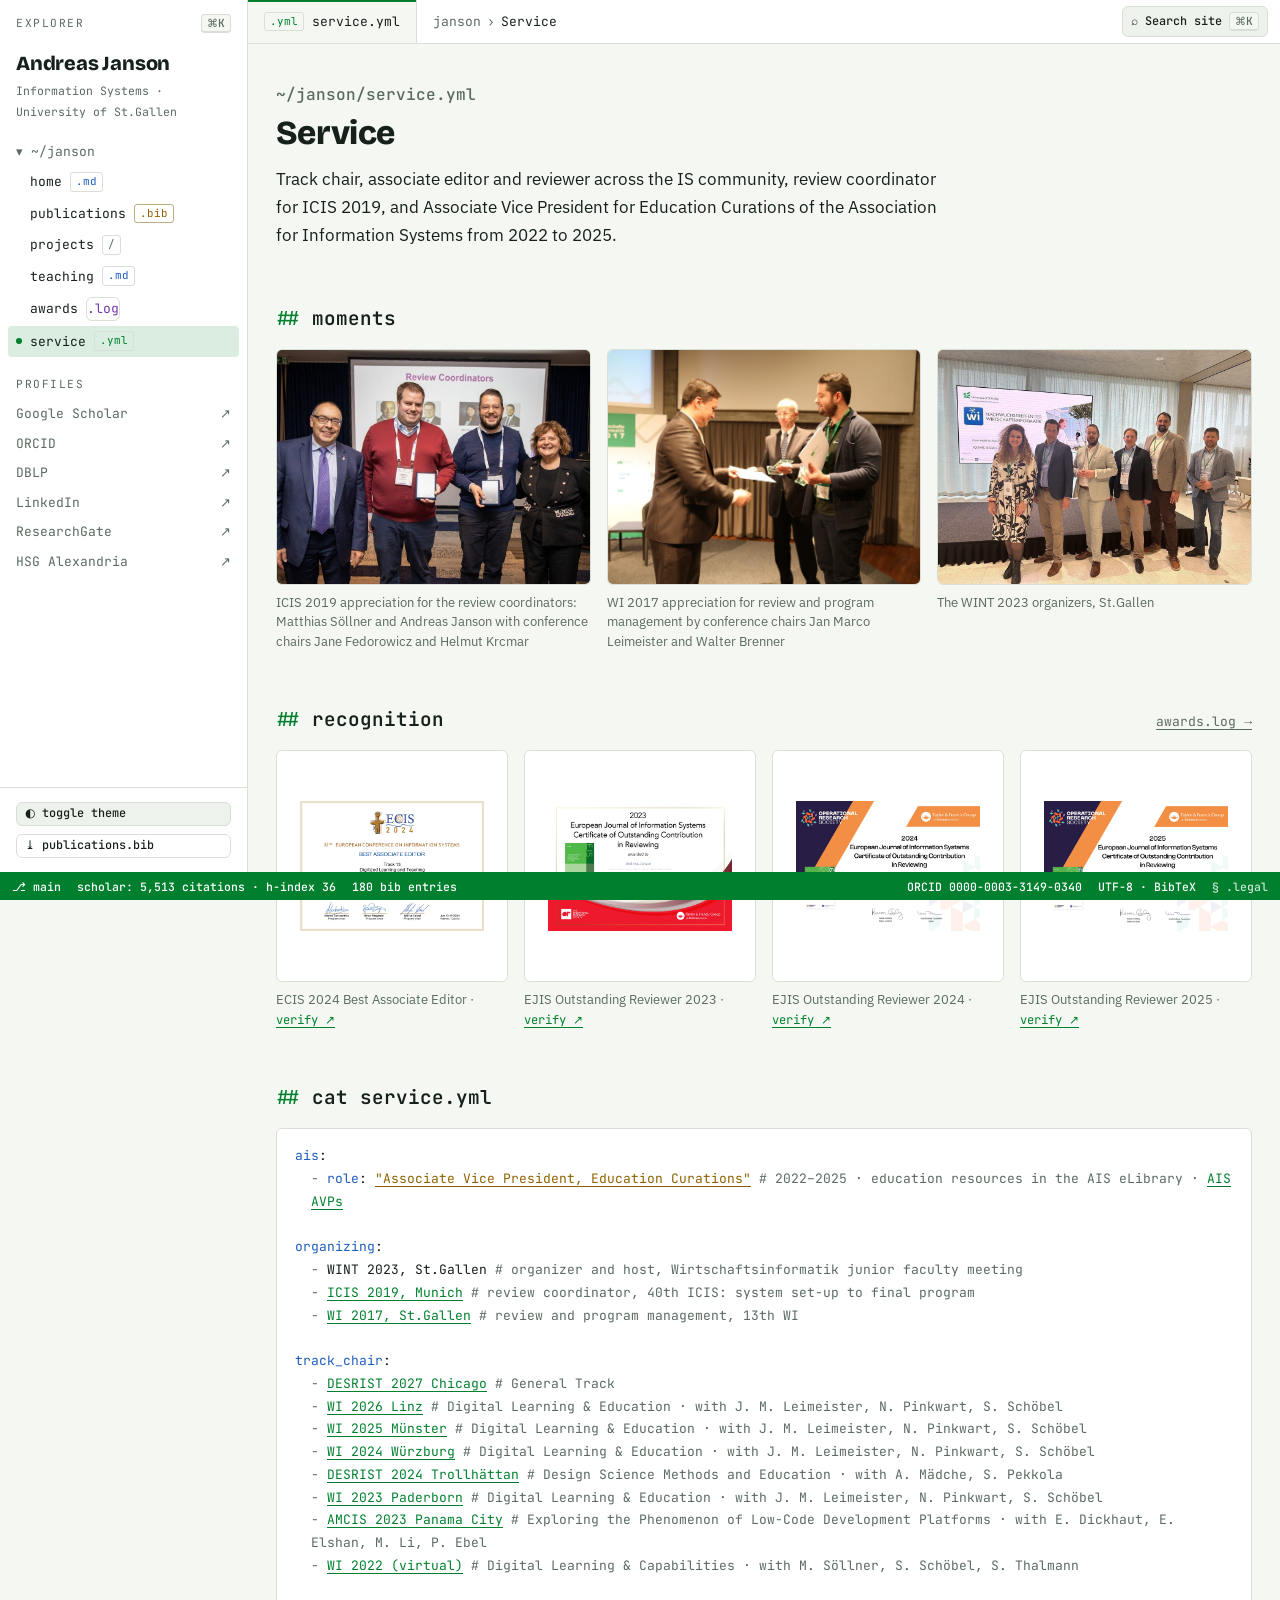
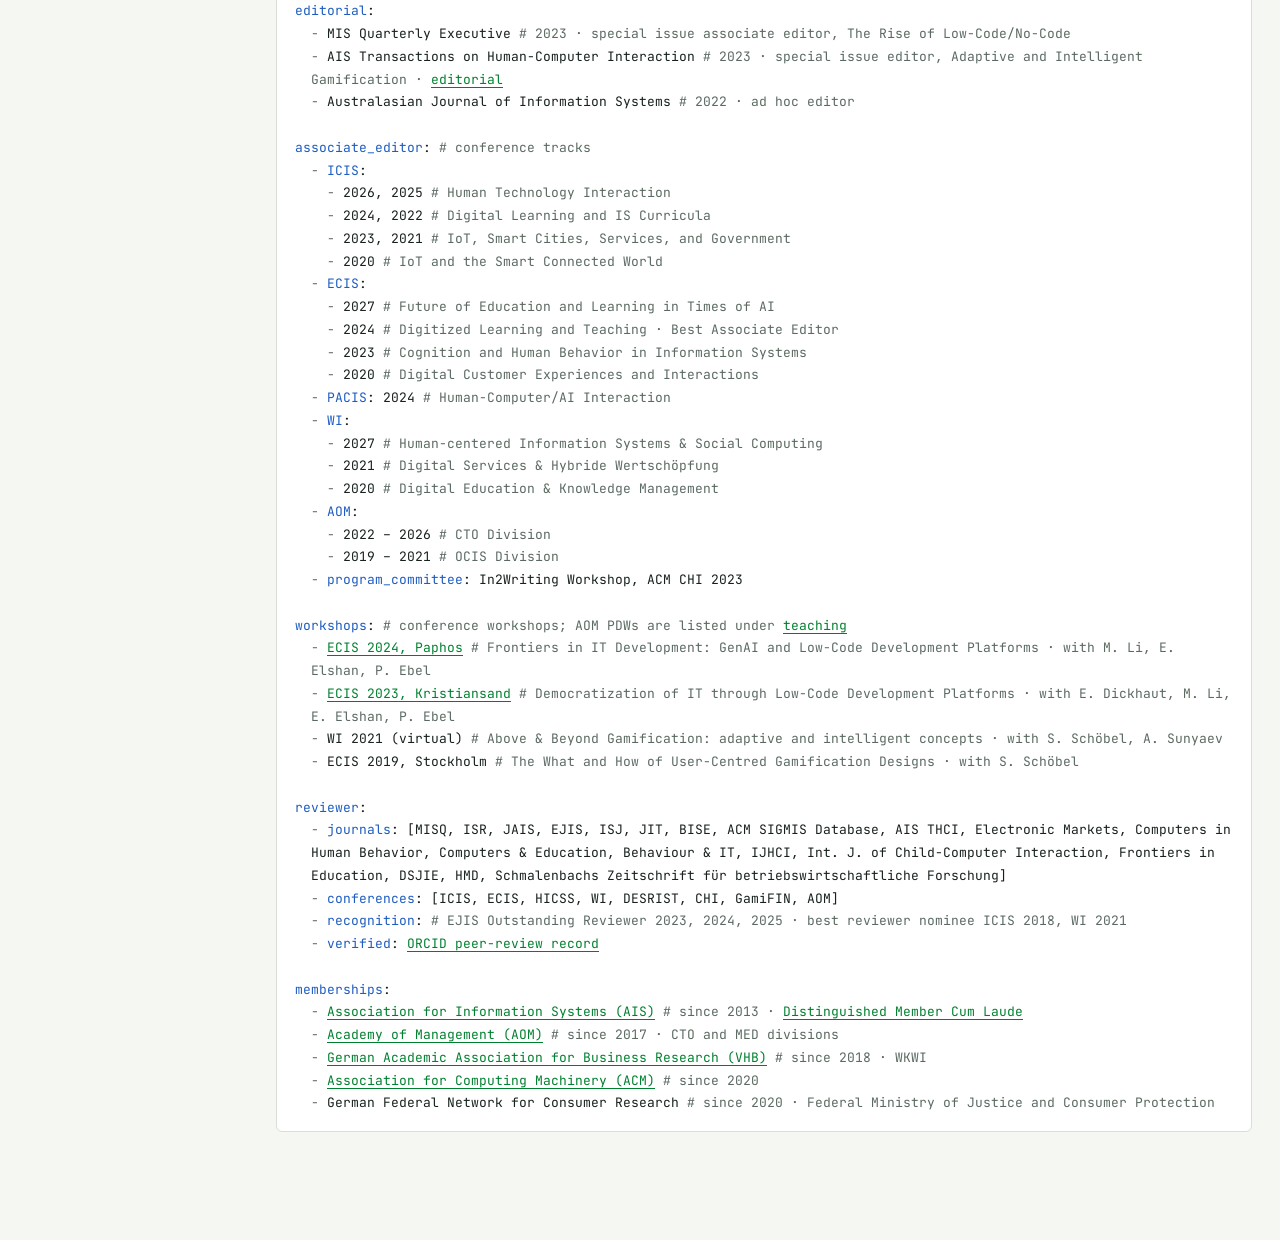
<file: service.html>
<!doctype html>
<html lang="en">
<head>
<meta charset="utf-8">
<meta name="viewport" content="width=device-width, initial-scale=1, viewport-fit=cover">
<!-- seo:start · generated by scripts/build_seo.py, edit there -->
<title>Academic Service · Dr. Andreas Janson</title>
<meta name="description" content="Academic service of Andreas Janson: track chair at ICIS, ECIS, WI and DESRIST, associate editor, AIS Associate Vice President Education Curations, reviewing.">
<meta name="author" content="Andreas Janson">
<link rel="canonical" href="https://a-janson.github.io/service.html">
<meta property="og:type" content="website">
<meta property="og:site_name" content="Andreas Janson">
<meta property="og:title" content="Academic Service · Dr. Andreas Janson">
<meta property="og:description" content="Academic service of Andreas Janson: track chair at ICIS, ECIS, WI and DESRIST, associate editor, AIS Associate Vice President Education Curations, reviewing.">
<meta property="og:url" content="https://a-janson.github.io/service.html">
<meta property="og:image" content="https://a-janson.github.io/assets/img/portrait.jpg">
<meta name="twitter:card" content="summary">
<link rel="alternate" type="text/plain" title="llms.txt" href="https://a-janson.github.io/llms.txt">
<script type="application/ld+json">{"@context":"https://schema.org","@graph":[{"@type":"BreadcrumbList","itemListElement":[{"@type":"ListItem","position":1,"name":"Andreas Janson","item":"https://a-janson.github.io/"},{"@type":"ListItem","position":2,"name":"Service","item":"https://a-janson.github.io/service.html"}]},{"@type":"WebPage","url":"https://a-janson.github.io/service.html","name":"Academic Service · Dr. Andreas Janson","description":"Academic service of Andreas Janson: track chair at ICIS, ECIS, WI and DESRIST, associate editor, AIS Associate Vice President Education Curations, reviewing.","about":{"@id":"https://a-janson.github.io/#person"},"isPartOf":{"@type":"WebSite","url":"https://a-janson.github.io/"}}]}</script>
<!-- seo:end -->
<link rel="stylesheet" href="assets/fonts/fonts.css">
<link rel="stylesheet" href="assets/css/style.css">
</head>
<body>
<div id="app" data-page="service">

  <section>
    <h1 class="page-title"><span class="path"><a href="index.html">~/janson</a>/service.yml</span>Service</h1>
    <p class="lead">Track chair, associate editor and reviewer across the IS community, review coordinator for ICIS 2019, and Associate Vice President for Education Curations of the Association for Information Systems from 2022 to 2025.</p>
  </section>

  <section aria-labelledby="h-photos">
    <h2 class="sec-h" id="h-photos"><span class="hash">##</span> moments</h2>
    <div class="gallery">
      <figure class="media" data-src="assets/img/service/icis-2019-review-coordinators.jpg" data-alt="ICIS 2019 appreciation for review coordinators" data-from="Google Site: Service (photo 1)" style="--r:4/3"><figcaption>ICIS 2019 appreciation for the review coordinators: Matthias Söllner and Andreas Janson with conference chairs Jane Fedorowicz and Helmut Krcmar</figcaption></figure>
      <figure class="media" data-src="assets/img/service/wi-2017-appreciation.jpg" data-alt="WI 2017 appreciation for review and program management" data-from="Google Site: Service (photo 2)" style="--r:4/3"><figcaption>WI 2017 appreciation for review and program management by conference chairs Jan Marco Leimeister and Walter Brenner</figcaption></figure>
      <figure class="media" data-src="assets/img/service/wint-2023-organizers.jpg" data-alt="WINT 2023 organizers group photo" data-from="Google Site: Service (photo 3)" style="--r:4/3"><figcaption>The WINT 2023 organizers, St.Gallen</figcaption></figure>
    </div>
  </section>

  <section aria-labelledby="h-rec">
    <h2 class="sec-h" id="h-rec"><span class="hash">##</span> recognition <a class="count" href="awards.html">awards.log →</a></h2>
    <div class="gallery four">
      <figure class="media contain" data-src="assets/img/badges/ecis-2024-best-ae.png" data-alt="ECIS 2024 Best Associate Editor badge" data-hint="badge" data-from="Google Site: Service (badge 1)" style="--r:1/1"><figcaption>ECIS 2024 Best Associate Editor · <a href="https://opensea.io/assets/ethereum/0xf7669258832241a6bce4ddefcb120141ee2e77c5/20000000039/" target="_blank" rel="noopener">verify ↗</a></figcaption></figure>
      <figure class="media contain" data-src="assets/img/badges/ejis-reviewer-2023.png" data-alt="EJIS Outstanding Reviewer 2023" data-hint="badge" data-from="Google Site: Service (badge 2)" style="--r:1/1"><figcaption>EJIS Outstanding Reviewer 2023 · <a href="https://credsverse.com/credentials/03455c60-e8b1-41fc-b4b9-8fe9bafaa5a0" target="_blank" rel="noopener">verify ↗</a></figcaption></figure>
      <figure class="media contain" data-src="assets/img/badges/ejis-reviewer-2024.png" data-alt="EJIS Outstanding Reviewer 2024" data-hint="badge" data-from="Google Site: Service (badge 3)" style="--r:1/1"><figcaption>EJIS Outstanding Reviewer 2024 · <a href="https://credsverse.com/credentials/38a8f47a-c9f2-43aa-a2a7-1866c28c5fc5" target="_blank" rel="noopener">verify ↗</a></figcaption></figure>
      <figure class="media contain" data-src="assets/img/badges/ejis-reviewer-2025.png" data-alt="EJIS Outstanding Reviewer 2025" data-hint="badge" data-from="Google Site: Service (badge 4)" style="--r:1/1"><figcaption>EJIS Outstanding Reviewer 2025 · <a href="https://credsverse.com/credentials/33df466d-01c0-4beb-babe-74429d98ce06" target="_blank" rel="noopener">verify ↗</a></figcaption></figure>
    </div>
  </section>

  <section aria-labelledby="h-y">
    <h2 class="sec-h" id="h-y"><span class="hash">##</span> cat service.yml</h2>
    <div class="yaml">
      <div><span class="k">ais</span>:</div>
      <ul>
        <li><span class="k">role</span>: <a href="https://credential.certifyme.online/verify/42cd5c477153" target="_blank" rel="noopener" class="s">"Associate Vice President, Education Curations"</a> <span class="c"># 2022–2025 · education resources in the AIS eLibrary ·</span> <a href="https://aisnet.org/page/AVPs" target="_blank" rel="noopener">AIS AVPs</a></li>
      </ul>
      <br>
      <div><span class="k">organizing</span>:</div>
      <ul>
        <li><span class="v">WINT 2023, St.Gallen</span> <span class="c"># organizer and host, Wirtschaftsinformatik junior faculty meeting</span></li>
        <li><a href="https://aisel.aisnet.org/icis2019/" target="_blank" rel="noopener">ICIS 2019, Munich</a> <span class="c"># review coordinator, 40th ICIS: system set-up to final program</span></li>
        <li><a href="http://www.wi2017.ch/" target="_blank" rel="noopener">WI 2017, St.Gallen</a> <span class="c"># review and program management, 13th WI</span></li>
      </ul>
      <br>
      <div><span class="k">track_chair</span>:</div>
      <ul>
        <li><a href="https://desrist2027.com/" target="_blank" rel="noopener">DESRIST 2027 Chicago</a> <span class="c"># General Track</span></li>
        <li><a href="https://wi2026.at/programm_tracks.html" target="_blank" rel="noopener">WI 2026 Linz</a> <span class="c"># Digital Learning &amp; Education · with J. M. Leimeister, N. Pinkwart, S. Schöbel</span></li>
        <li><a href="https://www.wi.uni-muenster.de/node/5124" target="_blank" rel="noopener">WI 2025 Münster</a> <span class="c"># Digital Learning &amp; Education · with J. M. Leimeister, N. Pinkwart, S. Schöbel</span></li>
        <li><a href="https://wi2024.de/wissenschaftliches-programm/digital-education-learning/" target="_blank" rel="noopener">WI 2024 Würzburg</a> <span class="c"># Digital Learning &amp; Education · with J. M. Leimeister, N. Pinkwart, S. Schöbel</span></li>
        <li><a href="https://www.hv.se/om-oss/event-och-konferenser/desrist-2024/submissions/research-tracks/" target="_blank" rel="noopener">DESRIST 2024 Trollhättan</a> <span class="c"># Design Science Methods and Education · with A. Mädche, S. Pekkola</span></li>
        <li><a href="https://wi2023.de/track-18/" target="_blank" rel="noopener">WI 2023 Paderborn</a> <span class="c"># Digital Learning &amp; Education · with J. M. Leimeister, N. Pinkwart, S. Schöbel</span></li>
        <li><a href="https://lists.aisnet.org/pipermail/aisworld_lists.aisnet.org/20230103/047055.html" target="_blank" rel="noopener">AMCIS 2023 Panama City</a> <span class="c"># Exploring the Phenomenon of Low-Code Development Platforms · with E. Dickhaut, E. Elshan, M. Li, P. Ebel</span></li>
        <li><a href="https://aisel.aisnet.org/wi2022/digital_education" target="_blank" rel="noopener">WI 2022 (virtual)</a> <span class="c"># Digital Learning &amp; Capabilities · with M. Söllner, S. Schöbel, S. Thalmann</span></li>
      </ul>
      <br>
      <div><span class="k">editorial</span>:</div>
      <ul>
        <li><span class="v">MIS Quarterly Executive</span> <span class="c"># 2023 · special issue associate editor, The Rise of Low-Code/No-Code</span></li>
        <li><span class="v">AIS Transactions on Human-Computer Interaction</span> <span class="c"># 2023 · special issue editor, Adaptive and Intelligent Gamification ·</span> <a href="publications.html#janson2023editorial">editorial</a></li>
        <li><span class="v">Australasian Journal of Information Systems</span> <span class="c"># 2022 · ad hoc editor</span></li>
      </ul>
      <br>
      <div><span class="k">associate_editor</span>: <span class="c"># conference tracks</span></div>
      <ul>
        <li><span class="k">ICIS</span>:
          <ul>
            <li><span class="v">2026, 2025</span> <span class="c"># Human Technology Interaction</span></li>
            <li><span class="v">2024, 2022</span> <span class="c"># Digital Learning and IS Curricula</span></li>
            <li><span class="v">2023, 2021</span> <span class="c"># IoT, Smart Cities, Services, and Government</span></li>
            <li><span class="v">2020</span> <span class="c"># IoT and the Smart Connected World</span></li>
          </ul></li>
        <li><span class="k">ECIS</span>:
          <ul>
            <li><span class="v">2027</span> <span class="c"># Future of Education and Learning in Times of AI</span></li>
            <li><span class="v">2024</span> <span class="c"># Digitized Learning and Teaching · Best Associate Editor</span></li>
            <li><span class="v">2023</span> <span class="c"># Cognition and Human Behavior in Information Systems</span></li>
            <li><span class="v">2020</span> <span class="c"># Digital Customer Experiences and Interactions</span></li>
          </ul></li>
        <li><span class="k">PACIS</span>: <span class="v">2024</span> <span class="c"># Human-Computer/AI Interaction</span></li>
        <li><span class="k">WI</span>:
          <ul>
            <li><span class="v">2027</span> <span class="c"># Human-centered Information Systems &amp; Social Computing</span></li>
            <li><span class="v">2021</span> <span class="c"># Digital Services &amp; Hybride Wertschöpfung</span></li>
            <li><span class="v">2020</span> <span class="c"># Digital Education &amp; Knowledge Management</span></li>
          </ul></li>
        <li><span class="k">AOM</span>:
          <ul>
            <li><span class="v">2022 – 2026</span> <span class="c"># CTO Division</span></li>
            <li><span class="v">2019 – 2021</span> <span class="c"># OCIS Division</span></li>
          </ul></li>
        <li><span class="k">program_committee</span>: <span class="v">In2Writing Workshop, ACM CHI 2023</span></li>
      </ul>
      <br>
      <div><span class="k">workshops</span>: <span class="c"># conference workshops; AOM PDWs are listed under </span><a href="teaching.html">teaching</a></div>
      <ul>
        <li><a href="https://sites.google.com/view/low-code-ecis24-ws/" target="_blank" rel="noopener">ECIS 2024, Paphos</a> <span class="c"># Frontiers in IT Development: GenAI and Low-Code Development Platforms · with M. Li, E. Elshan, P. Ebel</span></li>
        <li><a href="https://sites.google.com/view/low-code-ecis23-ws/" target="_blank" rel="noopener">ECIS 2023, Kristiansand</a> <span class="c"># Democratization of IT through Low-Code Development Platforms · with E. Dickhaut, M. Li, E. Elshan, P. Ebel</span></li>
        <li><span class="v">WI 2021 (virtual)</span> <span class="c"># Above &amp; Beyond Gamification: adaptive and intelligent concepts · with S. Schöbel, A. Sunyaev</span></li>
        <li><span class="v">ECIS 2019, Stockholm</span> <span class="c"># The What and How of User-Centred Gamification Designs · with S. Schöbel</span></li>
      </ul>
      <br>
      <div><span class="k">reviewer</span>:</div>
      <ul>
        <li><span class="k">journals</span>: <span class="v">[MISQ, ISR, JAIS, EJIS, ISJ, JIT, BISE, ACM SIGMIS Database, AIS THCI, Electronic Markets, Computers in Human Behavior, Computers &amp; Education, Behaviour &amp; IT, IJHCI, Int. J. of Child-Computer Interaction, Frontiers in Education, DSJIE, HMD, Schmalenbachs Zeitschrift für betriebswirtschaftliche Forschung]</span></li>
        <li><span class="k">conferences</span>: <span class="v">[ICIS, ECIS, HICSS, WI, DESRIST, CHI, GamiFIN, AOM]</span></li>
        <li><span class="k">recognition</span>: <span class="c"># EJIS Outstanding Reviewer 2023, 2024, 2025 · best reviewer nominee ICIS 2018, WI 2021</span></li>
        <li><span class="k">verified</span>: <a href="https://orcid.org/0000-0003-3149-0340" target="_blank" rel="noopener">ORCID peer-review record</a></li>
      </ul>
      <br>
      <div><span class="k">memberships</span>:</div>
      <ul>
        <li><a href="https://aisnet.org/" target="_blank" rel="noopener">Association for Information Systems (AIS)</a> <span class="c"># since 2013 ·</span> <a href="https://aisnet.org/page/DistinguishedMemberList" target="_blank" rel="noopener">Distinguished Member Cum Laude</a></li>
        <li><a href="https://aom.org/" target="_blank" rel="noopener">Academy of Management (AOM)</a> <span class="c"># since 2017 · CTO and MED divisions</span></li>
        <li><a href="https://vhbonline.org/" target="_blank" rel="noopener">German Academic Association for Business Research (VHB)</a> <span class="c"># since 2018 · WKWI</span></li>
        <li><a href="https://www.acm.org/" target="_blank" rel="noopener">Association for Computing Machinery (ACM)</a> <span class="c"># since 2020</span></li>
        <li><span class="v">German Federal Network for Consumer Research</span> <span class="c"># since 2020 · Federal Ministry of Justice and Consumer Protection</span></li>
      </ul>
    </div>
  </section>

</div>
<script src="assets/js/bib.js"></script>
<script src="assets/js/main.js"></script>
</body>
</html>
</file>
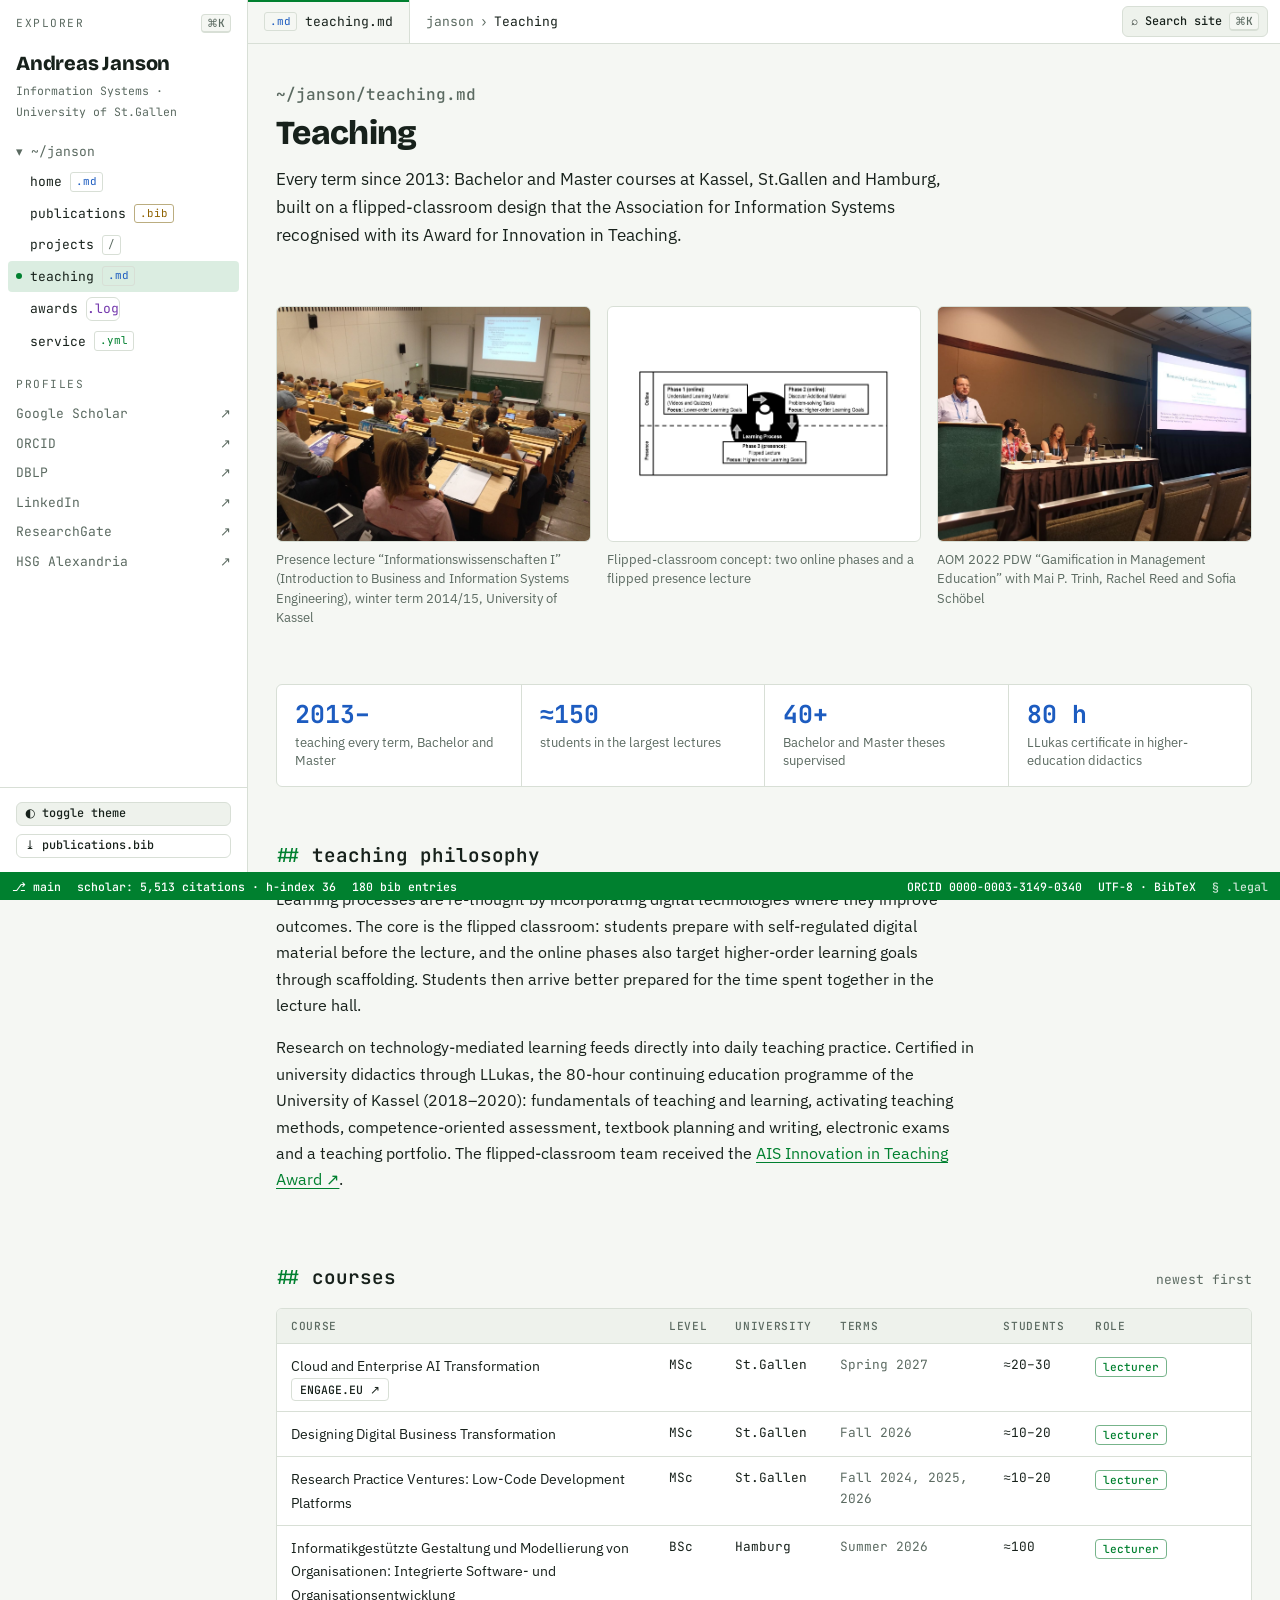
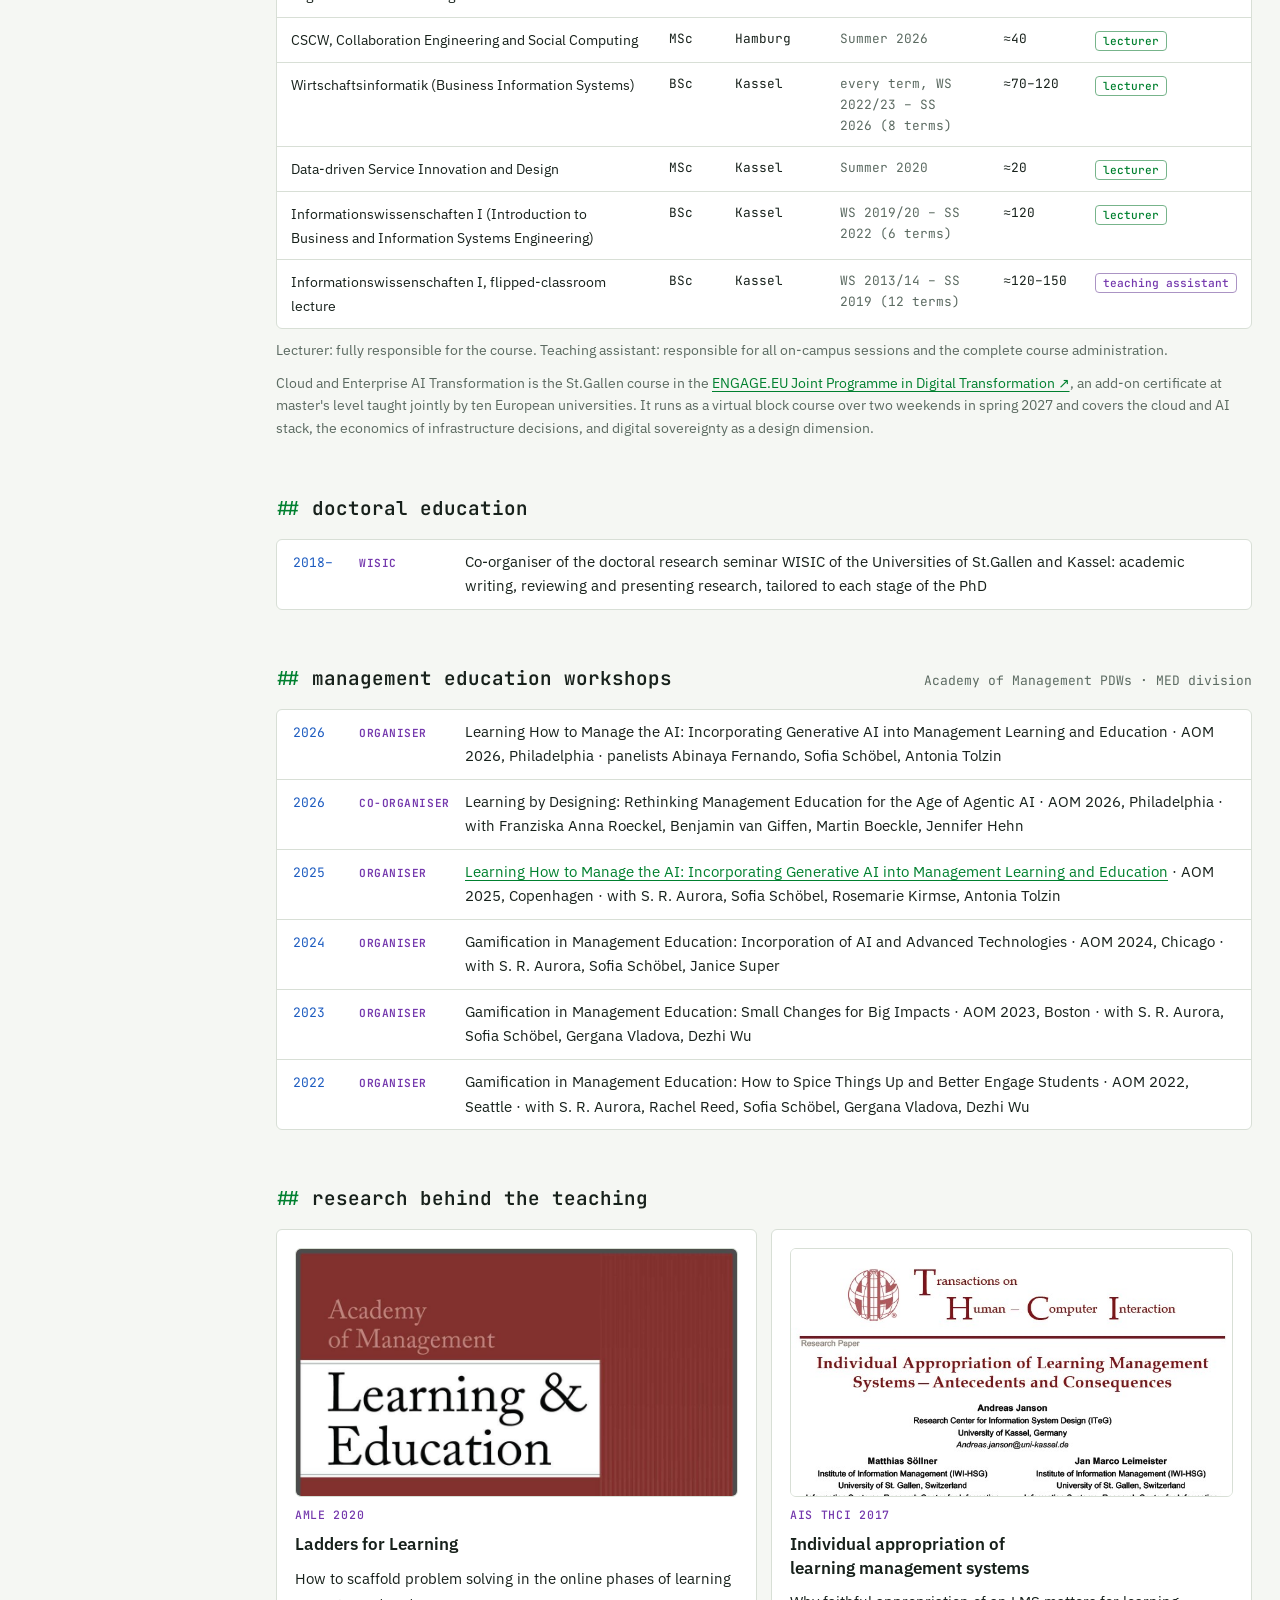
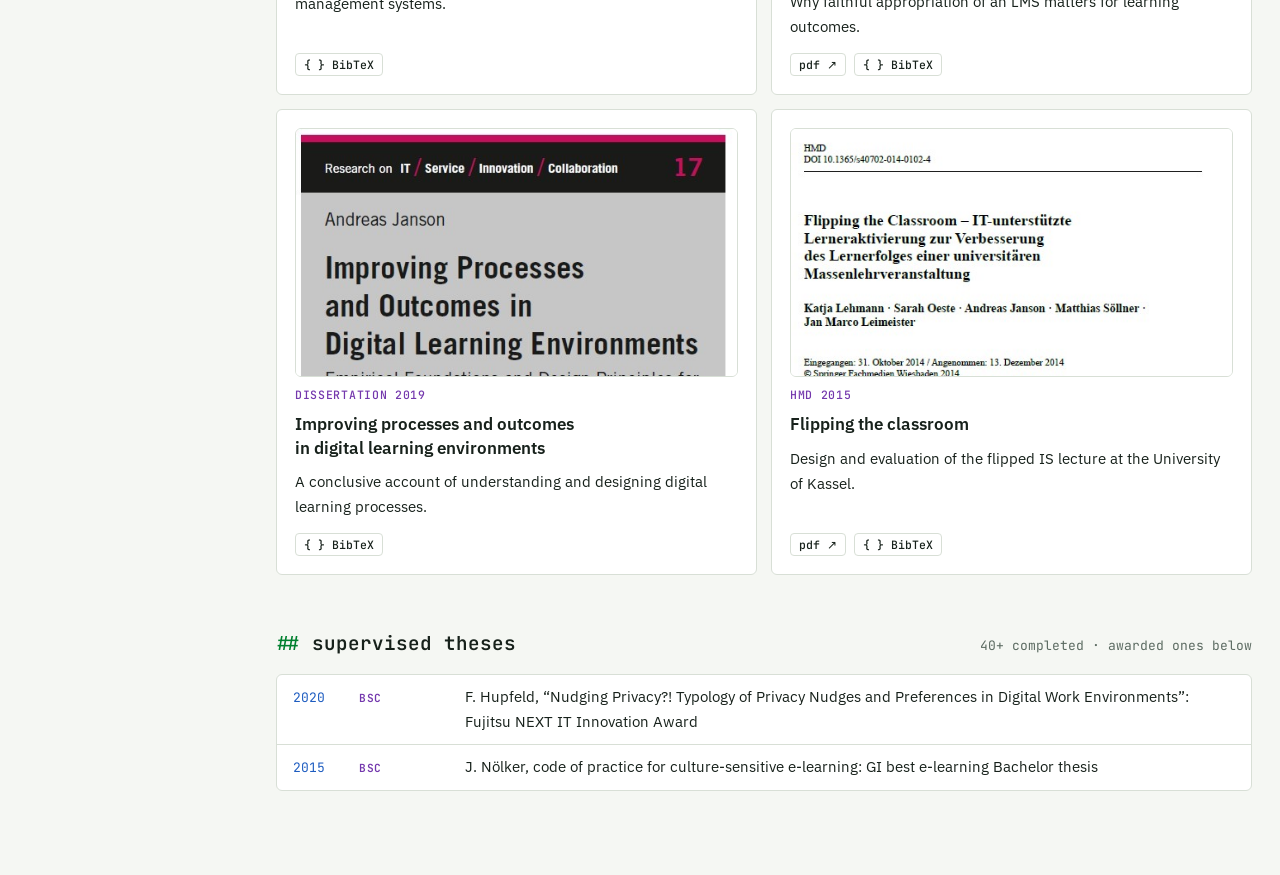
<file: teaching.html>
<!doctype html>
<html lang="en">
<head>
<meta charset="utf-8">
<meta name="viewport" content="width=device-width, initial-scale=1, viewport-fit=cover">
<!-- seo:start · generated by scripts/build_seo.py, edit there -->
<title>Teaching · Dr. Andreas Janson</title>
<meta name="description" content="Teaching of Andreas Janson at St.Gallen, Hamburg and Kassel: flipped classroom, courses, AOM management education workshops and supervised theses.">
<meta name="author" content="Andreas Janson">
<link rel="canonical" href="https://a-janson.github.io/teaching.html">
<meta property="og:type" content="website">
<meta property="og:site_name" content="Andreas Janson">
<meta property="og:title" content="Teaching · Dr. Andreas Janson">
<meta property="og:description" content="Teaching of Andreas Janson at St.Gallen, Hamburg and Kassel: flipped classroom, courses, AOM management education workshops and supervised theses.">
<meta property="og:url" content="https://a-janson.github.io/teaching.html">
<meta property="og:image" content="https://a-janson.github.io/assets/img/portrait.jpg">
<meta name="twitter:card" content="summary">
<link rel="alternate" type="text/plain" title="llms.txt" href="https://a-janson.github.io/llms.txt">
<script type="application/ld+json">{"@context":"https://schema.org","@graph":[{"@type":"BreadcrumbList","itemListElement":[{"@type":"ListItem","position":1,"name":"Andreas Janson","item":"https://a-janson.github.io/"},{"@type":"ListItem","position":2,"name":"Teaching","item":"https://a-janson.github.io/teaching.html"}]},{"@type":"WebPage","url":"https://a-janson.github.io/teaching.html","name":"Teaching · Dr. Andreas Janson","description":"Teaching of Andreas Janson at St.Gallen, Hamburg and Kassel: flipped classroom, courses, AOM management education workshops and supervised theses.","about":{"@id":"https://a-janson.github.io/#person"},"isPartOf":{"@type":"WebSite","url":"https://a-janson.github.io/"}}]}</script>
<!-- seo:end -->
<link rel="stylesheet" href="assets/fonts/fonts.css">
<link rel="stylesheet" href="assets/css/style.css">
</head>
<body>
<div id="app" data-page="teaching">

  <section>
    <h1 class="page-title"><span class="path"><a href="index.html">~/janson</a>/teaching.md</span>Teaching</h1>
    <p class="lead">Every term since 2013: Bachelor and Master courses at Kassel, St.Gallen and Hamburg, built on a flipped-classroom design that the Association for Information Systems recognised with its Award for Innovation in Teaching.</p>
  </section>

  <section class="gallery" aria-label="Teaching impressions">
    <figure class="media" data-src="assets/img/teaching/lecture-kassel-2014.jpg" data-alt="Lecture hall, Introduction to Business and Information Systems Engineering, University of Kassel" data-from="Google Site: Teaching (photo 1)" style="--r:4/3"><figcaption>Presence lecture “Informationswissenschaften I” (Introduction to Business and Information Systems Engineering), winter term 2014/15, University of Kassel</figcaption></figure>
    <figure class="media contain" data-src="assets/img/teaching/flipped-classroom-concept.png" data-alt="Flipped-classroom concept: two online phases followed by a flipped presence lecture" data-from="Google Site: Teaching (figure 2)" style="--r:4/3"><figcaption>Flipped-classroom concept: two online phases and a flipped presence lecture</figcaption></figure>
    <figure class="media" data-src="assets/img/teaching/aom-pdw-2022.jpg" data-alt="AOM 2022 PDW on gamification in management education" data-from="Google Site: Teaching (photo 3)" style="--r:4/3"><figcaption>AOM 2022 PDW “Gamification in Management Education” with Mai P. Trinh, Rachel Reed and Sofia Schöbel</figcaption></figure>
  </section>

  <section class="facts" aria-label="Teaching at a glance">
    <div class="fact"><div class="v">2013–</div><div class="l">teaching every term, Bachelor and Master</div></div>
    <div class="fact"><div class="v">≈150</div><div class="l">students in the largest lectures</div></div>
    <div class="fact"><div class="v">40+</div><div class="l">Bachelor and Master theses supervised</div></div>
    <div class="fact"><div class="v">80 h</div><div class="l">LLukas certificate in higher-education didactics</div></div>
  </section>

  <section aria-labelledby="h-phil">
    <h2 class="sec-h" id="h-phil"><span class="hash">##</span> teaching philosophy</h2>
    <div class="prose">
      <p>Learning processes are re-thought by incorporating digital technologies where they improve outcomes. The core is the flipped classroom: students prepare with self-regulated digital material before the lecture, and the online phases also target higher-order learning goals through scaffolding. Students then arrive better prepared for the time spent together in the lecture hall.</p>
      <p>Research on technology-mediated learning feeds directly into daily teaching practice. Certified in university didactics through LLukas, the 80-hour continuing education programme of the University of Kassel (2018–2020): fundamentals of teaching and learning, activating teaching methods, competence-oriented assessment, textbook planning and writing, electronic exams and a teaching portfolio. The flipped-classroom team received the <a href="https://aisnet.org/page/EduTeachingAward" target="_blank" rel="noopener">AIS Innovation in Teaching Award ↗</a>.</p>
    </div>
  </section>

  <section aria-labelledby="h-courses">
    <h2 class="sec-h" id="h-courses"><span class="hash">##</span> courses <span class="count">newest first</span></h2>
    <div class="tbl-wrap">
      <table class="courses">
        <thead><tr><th>course</th><th>level</th><th>university</th><th>terms</th><th>students</th><th>role</th></tr></thead>
        <tbody>
          <tr><td>Cloud and Enterprise AI Transformation <a class="act" href="https://www.engageuniversity.eu/engage-eu-joint-programme-in-digital-transformation/" target="_blank" rel="noopener">ENGAGE.EU ↗</a></td><td>MSc</td><td>St.Gallen</td><td>Spring 2027</td><td>≈20–30</td><td><span class="role lec">lecturer</span></td></tr>
          <tr><td>Designing Digital Business Transformation</td><td>MSc</td><td>St.Gallen</td><td>Fall 2026</td><td>≈10–20</td><td><span class="role lec">lecturer</span></td></tr>
          <tr><td>Research Practice Ventures: Low-Code Development Platforms</td><td>MSc</td><td>St.Gallen</td><td>Fall 2024, 2025, 2026</td><td>≈10–20</td><td><span class="role lec">lecturer</span></td></tr>
          <tr><td>Informatikgestützte Gestaltung und Modellierung von Organisationen: Integrierte Software- und Organisationsentwicklung</td><td>BSc</td><td>Hamburg</td><td>Summer 2026</td><td>≈100</td><td><span class="role lec">lecturer</span></td></tr>
          <tr><td>CSCW, Collaboration Engineering and Social Computing</td><td>MSc</td><td>Hamburg</td><td>Summer 2026</td><td>≈40</td><td><span class="role lec">lecturer</span></td></tr>
          <tr><td>Wirtschaftsinformatik (Business Information Systems)</td><td>BSc</td><td>Kassel</td><td>every term, WS 2022/23 – SS 2026 (8 terms)</td><td>≈70–120</td><td><span class="role lec">lecturer</span></td></tr>
          <tr><td>Data-driven Service Innovation and Design</td><td>MSc</td><td>Kassel</td><td>Summer 2020</td><td>≈20</td><td><span class="role lec">lecturer</span></td></tr>
          <tr><td>Informationswissenschaften I (Introduction to Business and Information Systems Engineering)</td><td>BSc</td><td>Kassel</td><td>WS 2019/20 – SS 2022 (6 terms)</td><td>≈120</td><td><span class="role lec">lecturer</span></td></tr>
          <tr><td>Informationswissenschaften I, flipped-classroom lecture</td><td>BSc</td><td>Kassel</td><td>WS 2013/14 – SS 2019 (12 terms)</td><td>≈120–150</td><td><span class="role ta">teaching assistant</span></td></tr>
        </tbody>
      </table>
    </div>
    <p class="muted" style="font-size:.86rem;margin:10px 0 0">Lecturer: fully responsible for the course. Teaching assistant: responsible for all on-campus sessions and the complete course administration.</p>
    <p class="muted" style="font-size:.86rem;margin:10px 0 0">Cloud and Enterprise AI Transformation is the St.Gallen course in the <a href="https://www.engageuniversity.eu/engage-eu-joint-programme-in-digital-transformation/" target="_blank" rel="noopener">ENGAGE.EU Joint Programme in Digital Transformation ↗</a>, an add-on certificate at master's level taught jointly by ten European universities. It runs as a virtual block course over two weekends in spring 2027 and covers the cloud and AI stack, the economics of infrastructure decisions, and digital sovereignty as a design dimension.</p>
  </section>

  <section aria-labelledby="h-doc">
    <h2 class="sec-h" id="h-doc"><span class="hash">##</span> doctoral education</h2>
    <ul class="log">
      <li><span class="yr">2018–</span><span class="lvl teaching">WISIC</span><span class="txt">Co-organiser of the doctoral research seminar WISIC of the Universities of St.Gallen and Kassel: academic writing, reviewing and presenting research, tailored to each stage of the PhD</span></li>
    </ul>
  </section>

  <section aria-labelledby="h-pdw">
    <h2 class="sec-h" id="h-pdw"><span class="hash">##</span> management education workshops <span class="count">Academy of Management PDWs · MED division</span></h2>
    <ul class="log">
      <li><span class="yr">2026</span><span class="lvl teaching">organiser</span><span class="txt">Learning How to Manage the AI: Incorporating Generative AI into Management Learning and Education · AOM 2026, Philadelphia · panelists Abinaya Fernando, Sofia Schöbel, Antonia Tolzin</span></li>
      <li><span class="yr">2026</span><span class="lvl teaching">co-organiser</span><span class="txt">Learning by Designing: Rethinking Management Education for the Age of Agentic AI · AOM 2026, Philadelphia · with Franziska Anna Roeckel, Benjamin van Giffen, Martin Boeckle, Jennifer Hehn</span></li>
      <li><span class="yr">2025</span><span class="lvl teaching">organiser</span><span class="txt"><a href="https://www.alexandria.unisg.ch/entities/publication/c8fb40b7-b4eb-4333-a3b9-6cc6700c5fb9" target="_blank" rel="noopener">Learning How to Manage the AI: Incorporating Generative AI into Management Learning and Education</a> · AOM 2025, Copenhagen · with S. R. Aurora, Sofia Schöbel, Rosemarie Kirmse, Antonia Tolzin</span></li>
      <li><span class="yr">2024</span><span class="lvl teaching">organiser</span><span class="txt">Gamification in Management Education: Incorporation of AI and Advanced Technologies · AOM 2024, Chicago · with S. R. Aurora, Sofia Schöbel, Janice Super</span></li>
      <li><span class="yr">2023</span><span class="lvl teaching">organiser</span><span class="txt">Gamification in Management Education: Small Changes for Big Impacts · AOM 2023, Boston · with S. R. Aurora, Sofia Schöbel, Gergana Vladova, Dezhi Wu</span></li>
      <li><span class="yr">2022</span><span class="lvl teaching">organiser</span><span class="txt">Gamification in Management Education: How to Spice Things Up and Better Engage Students · AOM 2022, Seattle · with S. R. Aurora, Rachel Reed, Sofia Schöbel, Gergana Vladova, Dezhi Wu</span></li>
    </ul>
  </section>

  <section aria-labelledby="h-key">
    <h2 class="sec-h" id="h-key"><span class="hash">##</span> research behind the teaching</h2>
    <div class="grid-2">
      <article class="card"><figure class="media" data-src="assets/img/teaching/amle-2020.png" data-alt="Ladders for Learning" data-hint="cover or key figure" data-from="Google Site: Teaching (paper tile)" style="--r:16/9"></figure><div class="eyebrow"><span class="funder">AMLE 2020</span></div><h3>Ladders for Learning</h3><p>How to scaffold problem solving in the online phases of learning management systems.</p><div class="links"><a class="act" href="publications.html#janson2020ladders">{ } BibTeX</a></div></article>
      <article class="card"><figure class="media" data-src="assets/img/teaching/thci-2017.png" data-alt="THCI 2017 paper" data-hint="cover or key figure" data-from="Google Site: Teaching (paper tile)" style="--r:16/9"></figure><div class="eyebrow"><span class="funder">AIS THCI 2017</span></div><h3>Individual appropriation of learning management systems</h3><p>Why faithful appropriation of an LMS matters for learning outcomes.</p><div class="links"><a class="act" href="http://pubs.wi-kassel.de/wp-content/uploads/2017/10/JML_658.pdf" target="_blank" rel="noopener">pdf ↗</a><a class="act" href="publications.html#janson2017appropriation">{ } BibTeX</a></div></article>
      <article class="card"><figure class="media" data-src="assets/img/teaching/dissertation-cover.jpg" data-alt="Dissertation cover" data-hint="cover or key figure" data-from="Google Site: Teaching (paper tile)" style="--r:16/9"></figure><div class="eyebrow"><span class="funder">Dissertation 2019</span></div><h3>Improving processes and outcomes in digital learning environments</h3><p>A conclusive account of understanding and designing digital learning processes.</p><div class="links"><a class="act" href="publications.html#janson2019dissertation">{ } BibTeX</a></div></article>
      <article class="card"><figure class="media" data-src="assets/img/teaching/hmd-2015.png" data-alt="HMD 2015 paper" data-hint="cover or key figure" data-from="Google Site: Teaching (paper tile)" style="--r:16/9"></figure><div class="eyebrow"><span class="funder">HMD 2015</span></div><h3>Flipping the classroom</h3><p>Design and evaluation of the flipped IS lecture at the University of Kassel.</p><div class="links"><a class="act" href="http://pubs.wi-kassel.de/wp-content/uploads/2015/04/JML_520.pdf" target="_blank" rel="noopener">pdf ↗</a><a class="act" href="publications.html#lehmann2015flipping">{ } BibTeX</a></div></article>
    </div>
  </section>

  <section aria-labelledby="h-theses">
    <h2 class="sec-h" id="h-theses"><span class="hash">##</span> supervised theses <span class="count">40+ completed · awarded ones below</span></h2>
    <ul class="log">
      <li><span class="yr">2020</span><span class="lvl teaching">BSc</span><span class="txt">F. Hupfeld, “Nudging Privacy?! Typology of Privacy Nudges and Preferences in Digital Work Environments”: Fujitsu NEXT IT Innovation Award</span></li>
      <li><span class="yr">2015</span><span class="lvl teaching">BSc</span><span class="txt">J. Nölker, code of practice for culture-sensitive e-learning: GI best e-learning Bachelor thesis</span></li>
    </ul>
  </section>


</div>
<script src="assets/js/bib.js"></script>
<script src="assets/js/main.js"></script>
</body>
</html>
</file>
<file: assets/fonts/fonts.css>
/* Self-hosted fonts (latin + latin-ext), downloaded from Google Fonts.
   Served from this site so visitors' browsers never contact Google. */
/* latin-ext */
@font-face {
  font-family: 'Bricolage Grotesque';
  font-style: normal;
  font-weight: 600;
  font-stretch: 100%;
  font-display: swap;
  src: url(../fonts/bricolage-grotesque-latin-ext-a4fe79.woff2) format('woff2');
  unicode-range: U+0100-02BA, U+02BD-02C5, U+02C7-02CC, U+02CE-02D7, U+02DD-02FF, U+0304, U+0308, U+0329, U+1D00-1DBF, U+1E00-1E9F, U+1EF2-1EFF, U+2020, U+20A0-20AB, U+20AD-20C4, U+2113, U+2C60-2C7F, U+A720-A7FF;
}
/* latin */
@font-face {
  font-family: 'Bricolage Grotesque';
  font-style: normal;
  font-weight: 600;
  font-stretch: 100%;
  font-display: swap;
  src: url(../fonts/bricolage-grotesque-latin-a97232.woff2) format('woff2');
  unicode-range: U+0000-00FF, U+0131, U+0152-0153, U+02BB-02BC, U+02C6, U+02DA, U+02DC, U+0304, U+0308, U+0329, U+2000-206F, U+20AC, U+2122, U+2191, U+2193, U+2212, U+2215, U+FEFF, U+FFFD;
}
/* latin-ext */
@font-face {
  font-family: 'Bricolage Grotesque';
  font-style: normal;
  font-weight: 800;
  font-stretch: 100%;
  font-display: swap;
  src: url(../fonts/bricolage-grotesque-latin-ext-a4fe79.woff2) format('woff2');
  unicode-range: U+0100-02BA, U+02BD-02C5, U+02C7-02CC, U+02CE-02D7, U+02DD-02FF, U+0304, U+0308, U+0329, U+1D00-1DBF, U+1E00-1E9F, U+1EF2-1EFF, U+2020, U+20A0-20AB, U+20AD-20C4, U+2113, U+2C60-2C7F, U+A720-A7FF;
}
/* latin */
@font-face {
  font-family: 'Bricolage Grotesque';
  font-style: normal;
  font-weight: 800;
  font-stretch: 100%;
  font-display: swap;
  src: url(../fonts/bricolage-grotesque-latin-a97232.woff2) format('woff2');
  unicode-range: U+0000-00FF, U+0131, U+0152-0153, U+02BB-02BC, U+02C6, U+02DA, U+02DC, U+0304, U+0308, U+0329, U+2000-206F, U+20AC, U+2122, U+2191, U+2193, U+2212, U+2215, U+FEFF, U+FFFD;
}
/* latin-ext */
@font-face {
  font-family: 'IBM Plex Sans';
  font-style: normal;
  font-weight: 400;
  font-stretch: 100%;
  font-display: swap;
  src: url(../fonts/ibm-plex-sans-latin-ext-71c30c.woff2) format('woff2');
  unicode-range: U+0100-02BA, U+02BD-02C5, U+02C7-02CC, U+02CE-02D7, U+02DD-02FF, U+0304, U+0308, U+0329, U+1D00-1DBF, U+1E00-1E9F, U+1EF2-1EFF, U+2020, U+20A0-20AB, U+20AD-20C4, U+2113, U+2C60-2C7F, U+A720-A7FF;
}
/* latin */
@font-face {
  font-family: 'IBM Plex Sans';
  font-style: normal;
  font-weight: 400;
  font-stretch: 100%;
  font-display: swap;
  src: url(../fonts/ibm-plex-sans-latin-a68a20.woff2) format('woff2');
  unicode-range: U+0000-00FF, U+0131, U+0152-0153, U+02BB-02BC, U+02C6, U+02DA, U+02DC, U+0304, U+0308, U+0329, U+2000-206F, U+20AC, U+2122, U+2191, U+2193, U+2212, U+2215, U+FEFF, U+FFFD;
}
/* latin-ext */
@font-face {
  font-family: 'IBM Plex Sans';
  font-style: normal;
  font-weight: 500;
  font-stretch: 100%;
  font-display: swap;
  src: url(../fonts/ibm-plex-sans-latin-ext-71c30c.woff2) format('woff2');
  unicode-range: U+0100-02BA, U+02BD-02C5, U+02C7-02CC, U+02CE-02D7, U+02DD-02FF, U+0304, U+0308, U+0329, U+1D00-1DBF, U+1E00-1E9F, U+1EF2-1EFF, U+2020, U+20A0-20AB, U+20AD-20C4, U+2113, U+2C60-2C7F, U+A720-A7FF;
}
/* latin */
@font-face {
  font-family: 'IBM Plex Sans';
  font-style: normal;
  font-weight: 500;
  font-stretch: 100%;
  font-display: swap;
  src: url(../fonts/ibm-plex-sans-latin-a68a20.woff2) format('woff2');
  unicode-range: U+0000-00FF, U+0131, U+0152-0153, U+02BB-02BC, U+02C6, U+02DA, U+02DC, U+0304, U+0308, U+0329, U+2000-206F, U+20AC, U+2122, U+2191, U+2193, U+2212, U+2215, U+FEFF, U+FFFD;
}
/* latin-ext */
@font-face {
  font-family: 'IBM Plex Sans';
  font-style: normal;
  font-weight: 600;
  font-stretch: 100%;
  font-display: swap;
  src: url(../fonts/ibm-plex-sans-latin-ext-71c30c.woff2) format('woff2');
  unicode-range: U+0100-02BA, U+02BD-02C5, U+02C7-02CC, U+02CE-02D7, U+02DD-02FF, U+0304, U+0308, U+0329, U+1D00-1DBF, U+1E00-1E9F, U+1EF2-1EFF, U+2020, U+20A0-20AB, U+20AD-20C4, U+2113, U+2C60-2C7F, U+A720-A7FF;
}
/* latin */
@font-face {
  font-family: 'IBM Plex Sans';
  font-style: normal;
  font-weight: 600;
  font-stretch: 100%;
  font-display: swap;
  src: url(../fonts/ibm-plex-sans-latin-a68a20.woff2) format('woff2');
  unicode-range: U+0000-00FF, U+0131, U+0152-0153, U+02BB-02BC, U+02C6, U+02DA, U+02DC, U+0304, U+0308, U+0329, U+2000-206F, U+20AC, U+2122, U+2191, U+2193, U+2212, U+2215, U+FEFF, U+FFFD;
}
/* latin-ext */
@font-face {
  font-family: 'JetBrains Mono';
  font-style: normal;
  font-weight: 400;
  font-display: swap;
  src: url(../fonts/jetbrains-mono-latin-ext-ba1653.woff2) format('woff2');
  unicode-range: U+0100-02BA, U+02BD-02C5, U+02C7-02CC, U+02CE-02D7, U+02DD-02FF, U+0304, U+0308, U+0329, U+1D00-1DBF, U+1E00-1E9F, U+1EF2-1EFF, U+2020, U+20A0-20AB, U+20AD-20C4, U+2113, U+2C60-2C7F, U+A720-A7FF;
}
/* latin */
@font-face {
  font-family: 'JetBrains Mono';
  font-style: normal;
  font-weight: 400;
  font-display: swap;
  src: url(../fonts/jetbrains-mono-latin-480c06.woff2) format('woff2');
  unicode-range: U+0000-00FF, U+0131, U+0152-0153, U+02BB-02BC, U+02C6, U+02DA, U+02DC, U+0304, U+0308, U+0329, U+2000-206F, U+20AC, U+2122, U+2191, U+2193, U+2212, U+2215, U+FEFF, U+FFFD;
}
/* latin-ext */
@font-face {
  font-family: 'JetBrains Mono';
  font-style: normal;
  font-weight: 500;
  font-display: swap;
  src: url(../fonts/jetbrains-mono-latin-ext-ba1653.woff2) format('woff2');
  unicode-range: U+0100-02BA, U+02BD-02C5, U+02C7-02CC, U+02CE-02D7, U+02DD-02FF, U+0304, U+0308, U+0329, U+1D00-1DBF, U+1E00-1E9F, U+1EF2-1EFF, U+2020, U+20A0-20AB, U+20AD-20C4, U+2113, U+2C60-2C7F, U+A720-A7FF;
}
/* latin */
@font-face {
  font-family: 'JetBrains Mono';
  font-style: normal;
  font-weight: 500;
  font-display: swap;
  src: url(../fonts/jetbrains-mono-latin-480c06.woff2) format('woff2');
  unicode-range: U+0000-00FF, U+0131, U+0152-0153, U+02BB-02BC, U+02C6, U+02DA, U+02DC, U+0304, U+0308, U+0329, U+2000-206F, U+20AC, U+2122, U+2191, U+2193, U+2212, U+2215, U+FEFF, U+FFFD;
}
/* latin-ext */
@font-face {
  font-family: 'JetBrains Mono';
  font-style: normal;
  font-weight: 600;
  font-display: swap;
  src: url(../fonts/jetbrains-mono-latin-ext-ba1653.woff2) format('woff2');
  unicode-range: U+0100-02BA, U+02BD-02C5, U+02C7-02CC, U+02CE-02D7, U+02DD-02FF, U+0304, U+0308, U+0329, U+1D00-1DBF, U+1E00-1E9F, U+1EF2-1EFF, U+2020, U+20A0-20AB, U+20AD-20C4, U+2113, U+2C60-2C7F, U+A720-A7FF;
}
/* latin */
@font-face {
  font-family: 'JetBrains Mono';
  font-style: normal;
  font-weight: 600;
  font-display: swap;
  src: url(../fonts/jetbrains-mono-latin-480c06.woff2) format('woff2');
  unicode-range: U+0000-00FF, U+0131, U+0152-0153, U+02BB-02BC, U+02C6, U+02DA, U+02DC, U+0304, U+0308, U+0329, U+2000-206F, U+20AC, U+2122, U+2191, U+2193, U+2212, U+2215, U+FEFF, U+FFFD;
}
/* latin-ext */
@font-face {
  font-family: 'JetBrains Mono';
  font-style: normal;
  font-weight: 700;
  font-display: swap;
  src: url(../fonts/jetbrains-mono-latin-ext-ba1653.woff2) format('woff2');
  unicode-range: U+0100-02BA, U+02BD-02C5, U+02C7-02CC, U+02CE-02D7, U+02DD-02FF, U+0304, U+0308, U+0329, U+1D00-1DBF, U+1E00-1E9F, U+1EF2-1EFF, U+2020, U+20A0-20AB, U+20AD-20C4, U+2113, U+2C60-2C7F, U+A720-A7FF;
}
/* latin */
@font-face {
  font-family: 'JetBrains Mono';
  font-style: normal;
  font-weight: 700;
  font-display: swap;
  src: url(../fonts/jetbrains-mono-latin-480c06.woff2) format('woff2');
  unicode-range: U+0000-00FF, U+0131, U+0152-0153, U+02BB-02BC, U+02C6, U+02DA, U+02DC, U+0304, U+0308, U+0329, U+2000-206F, U+20AC, U+2122, U+2191, U+2193, U+2212, U+2215, U+FEFF, U+FFFD;
}
</file>
<file: assets/css/style.css>
/* ==========================================================================
   Layout concept: an editor workspace. File-explorer sidebar = site nav,
   tab strip + breadcrumb = page header, status bar = live Scholar metrics.
   Syntax-highlight colours double as semantic colours (awards = string amber,
   types = keyword violet, numbers = constant blue). Accent = HSG green.
   ========================================================================== */

:root {
  /* dark-first palette */
  --bg: #0e1215;
  --panel: #13191d;
  --panel-2: #182026;
  --line: #24303a;
  --fg: #d9e1e6;
  --muted: #8494a0;
  --accent: #3cc46f;          /* HSG green, lifted for dark ground */
  --accent-ink: #062611;
  --kw: #c59bf0;              /* keyword violet  -> entry types */
  --str: #e7c27a;             /* string amber    -> awards */
  --num: #7db7ff;             /* constant blue   -> metrics */
  --danger: #ff7b72;
  --shadow: 0 18px 50px rgba(0,0,0,.45);

  --font-display: "Bricolage Grotesque", "Helvetica Neue", Arial, sans-serif;
  --font-body: "IBM Plex Sans", "Segoe UI", system-ui, sans-serif;
  --font-mono: "JetBrains Mono", "SFMono-Regular", Menlo, Consolas, monospace;

  --step--1: .8125rem;
  --step-0: 1rem;
  --step-1: 1.2rem;
  --step-2: 1.55rem;
  --step-3: 2.1rem;
  --step-4: clamp(2.4rem, 5.5vw, 3.9rem);

  --side-w: 248px;
  --status-h: 28px;
  --radius: 6px;
  color-scheme: dark;
}
@media (prefers-color-scheme: light) {
  :root:not([data-theme="dark"]) {
    --bg: #f5f7f3; --panel: #ffffff; --panel-2: #eef2ec; --line: #d8dfd6;
    --fg: #17211b; --muted: #5b6a61; --accent: #00802f; --accent-ink: #ffffff;
    --kw: #7438ad; --str: #8f6200; --num: #1d5cc0; --danger: #c4302b;
    --shadow: 0 18px 50px rgba(20,40,25,.14);
    color-scheme: light;
  }
}
:root[data-theme="light"] {
  --bg: #f5f7f3; --panel: #ffffff; --panel-2: #eef2ec; --line: #d8dfd6;
  --fg: #17211b; --muted: #5b6a61; --accent: #00802f; --accent-ink: #ffffff;
  --kw: #7438ad; --str: #8f6200; --num: #1d5cc0; --danger: #c4302b;
  --shadow: 0 18px 50px rgba(20,40,25,.14);
  color-scheme: light;
}

*, *::before, *::after { box-sizing: border-box; }
html { -webkit-text-size-adjust: 100%; scroll-padding-top: 80px; }
body {
  margin: 0; background: var(--bg); color: var(--fg);
  font: 400 var(--step-0)/1.65 var(--font-body);
  -webkit-font-smoothing: antialiased;
}
body::before { content: ""; position: fixed; inset: 0 0 auto; height: env(safe-area-inset-top, 0px); z-index: 60; background: var(--panel); }
a { color: var(--accent); text-decoration-thickness: 1px; text-underline-offset: 3px; }
a:hover { text-decoration-thickness: 2px; }
:focus-visible { outline: 2px solid var(--accent); outline-offset: 2px; border-radius: 3px; }
img { max-width: 100%; }
[hidden] { display: none !important; }
::selection { background: color-mix(in srgb, var(--accent) 35%, transparent); }

.mono { font-family: var(--font-mono); }
.muted { color: var(--muted); }

/* ---------- shell ---------- */
.shell { display: grid; grid-template-columns: var(--side-w) minmax(0,1fr); min-height: 100vh; padding-bottom: calc(var(--status-h) + env(safe-area-inset-bottom, 0px)); }

.sidebar {
  position: sticky; top: env(safe-area-inset-top, 0px); height: calc(100vh - var(--status-h));
  background: var(--panel); border-right: 1px solid var(--line);
  display: flex; flex-direction: column; overflow-y: auto;
  padding-left: env(safe-area-inset-left, 0px);
  font-family: var(--font-mono); font-size: var(--step--1);
}
.side-head { padding: 14px 16px 10px; display: flex; align-items: center; justify-content: space-between; }
.side-label { font-size: .7rem; letter-spacing: .14em; text-transform: uppercase; color: var(--muted); }
.brand { display: block; padding: 4px 16px 14px; color: var(--fg); text-decoration: none; }
.brand b { font-family: var(--font-display); font-size: 1.25rem; font-weight: 700; letter-spacing: -.01em; display: block; }
.brand span { color: var(--muted); font-size: .72rem; }
.tree { list-style: none; margin: 0; padding: 0 8px; }
.tree .folder { padding: 4px 8px; color: var(--muted); display: flex; gap: 6px; align-items: center; }
.tree a {
  display: flex; align-items: center; gap: 8px; padding: 5px 8px 5px 22px;
  color: var(--fg); text-decoration: none; border-radius: 4px; position: relative;
}
.tree a:hover { background: var(--panel-2); }
.tree a[aria-current="page"] { background: color-mix(in srgb, var(--accent) 14%, transparent); color: var(--fg); }
.tree a[aria-current="page"]::before { content: ""; position: absolute; left: 8px; top: 50%; width: 6px; height: 6px; margin-top: -3px; border-radius: 50%; background: var(--accent); }
.ext { font-size: .68rem; padding: 0 5px; border-radius: 3px; border: 1px solid var(--line); color: var(--muted); }
.ext.bib { color: var(--str); border-color: color-mix(in srgb, var(--str) 40%, var(--line)); }
.ext.md { color: var(--num); }
.ext.log { color: var(--kw); }
.ext.yml { color: var(--accent); }
.ext.dir { color: var(--muted); }
.side-sec { margin-top: 18px; }
.side-sec .side-label { padding: 0 16px 6px; display: block; }
.side-links { list-style: none; margin: 0; padding: 0 8px; }
.side-links a { display: flex; justify-content: space-between; padding: 4px 8px; color: var(--muted); text-decoration: none; border-radius: 4px; }
.side-links a:hover { color: var(--fg); background: var(--panel-2); }
.side-foot { margin-top: auto; padding: 14px 16px; display: flex; flex-direction: column; gap: 8px; border-top: 1px solid var(--line); }

.btn {
  font: 500 var(--step--1)/1 var(--font-mono); color: var(--fg); background: var(--panel-2);
  border: 1px solid var(--line); border-radius: var(--radius); padding: 8px 11px; cursor: pointer;
  display: inline-flex; align-items: center; gap: 7px; text-decoration: none; white-space: nowrap;
}
.btn:hover { border-color: color-mix(in srgb, var(--accent) 60%, var(--line)); }
.btn.primary { background: var(--accent); color: var(--accent-ink); border-color: var(--accent); }
.btn.ghost { background: transparent; }
.btn.sm { padding: 5px 8px; font-size: .74rem; }
.btn[aria-pressed="true"] { background: color-mix(in srgb, var(--accent) 18%, var(--panel-2)); border-color: var(--accent); }
kbd { font: 500 .7rem var(--font-mono); padding: 1px 5px; border: 1px solid var(--line); border-bottom-width: 2px; border-radius: 4px; color: var(--muted); background: var(--bg); }

/* ---------- main column ---------- */
.main { min-width: 0; display: flex; flex-direction: column; }
.tabbar {
  position: sticky; top: env(safe-area-inset-top, 0px); z-index: 20;
  display: flex; align-items: stretch; background: var(--panel); border-bottom: 1px solid var(--line);
  font-family: var(--font-mono); font-size: var(--step--1); min-height: 40px;
}
.tab { display: flex; align-items: center; gap: 8px; padding: 0 16px; border-right: 1px solid var(--line); background: var(--bg); position: relative; }
.tab::after { content: ""; position: absolute; left: 0; right: 0; top: 0; height: 2px; background: var(--accent); }
.crumbs { display: flex; align-items: center; gap: 6px; padding: 0 16px; color: var(--muted); min-width: 0; overflow: hidden; white-space: nowrap; }
.tabbar .spacer { flex: 1; }
.palette-btn { margin: 6px 12px; padding-right: max(12px, env(safe-area-inset-right, 0px)); }
.menu-btn { display: none; }

.content {
  width: 100%; max-width: 1080px; margin: 0 auto;
  padding-block: 40px 80px;
  padding-left: max(28px, env(safe-area-inset-left, 0px));
  padding-right: max(28px, env(safe-area-inset-right, 0px));
  display: flex; flex-direction: column; gap: 56px;
}

/* ---------- typography ---------- */
h1, h2, h3 { text-wrap: balance; margin: 0; }
.page-title { font: 700 var(--step-3)/1.1 var(--font-display); letter-spacing: -.02em; }
.page-title .path { font: 500 var(--step-0) var(--font-mono); color: var(--muted); display: block; margin-bottom: 10px; letter-spacing: 0; }
.lead { max-width: 68ch; color: var(--fg); font-size: 1.06rem; margin: 14px 0 0; }
.sec-h { display: flex; align-items: baseline; gap: 12px; margin-bottom: 18px; font: 600 var(--step-1)/1.3 var(--font-mono); }
.sec-h .hash { color: var(--accent); }
.sec-h .count { margin-left: auto; font-size: var(--step--1); color: var(--muted); font-weight: 400; }
.prose { max-width: 70ch; }
.prose p { margin: 0 0 1em; }
.todo {
  font: 500 .72rem var(--font-mono); color: var(--str); border: 1px dashed color-mix(in srgb, var(--str) 55%, transparent);
  padding: 2px 7px; border-radius: 4px; display: inline-block; vertical-align: middle;
}
.todo-block { border: 1px dashed color-mix(in srgb, var(--str) 45%, var(--line)); border-radius: var(--radius); padding: 14px 16px; font: 400 var(--step--1)/1.6 var(--font-mono); color: var(--muted); }
.todo-block b { color: var(--str); font-weight: 600; }

/* ---------- hero ---------- */
.hero { display: grid; grid-template-columns: minmax(0,1fr) 220px; gap: 36px; align-items: center; padding-top: 8px; }
.term { font-family: var(--font-mono); font-size: var(--step--1); color: var(--muted); min-width: 0; }
.term .ps { color: var(--accent); }
.term .cmd { color: var(--fg); }
.term .line { display: block; }
.hero-name { font: 800 var(--step-4)/.98 var(--font-display); letter-spacing: -.035em; color: var(--fg); margin: 10px 0 18px; }
.hero-name .dot { color: var(--accent); }
.roles { list-style: none; padding: 0; margin: 0 0 18px; display: grid; gap: 6px; font-size: var(--step--1); }
.roles li { color: var(--fg); }
.roles .k { color: var(--kw); }
.roles .at { color: var(--muted); }
.cursor { display: inline-block; width: .6em; height: 1.1em; vertical-align: -.2em; background: var(--accent); animation: blink 1.1s steps(1) infinite; }
@keyframes blink { 50% { opacity: 0; } }
.portrait {
  aspect-ratio: 4/5; width: 100%; max-width: 100%; border: 1px solid var(--line); border-radius: var(--radius);
  background:
    linear-gradient(var(--panel), var(--panel)) padding-box,
    repeating-linear-gradient(45deg, var(--line) 0 1px, transparent 1px 9px);
  display: grid; place-items: center; overflow: hidden; position: relative;
}
.portrait img { width: 100%; height: 100%; object-fit: cover; }
.portrait .ph { font-family: var(--font-mono); font-size: .72rem; color: var(--muted); text-align: center; line-height: 1.5; }
.portrait .ph b { display: block; font: 800 3rem/1 var(--font-display); color: var(--accent); margin-bottom: 8px; }

.facts { display: grid; grid-template-columns: repeat(4, minmax(0,1fr)); border: 1px solid var(--line); border-radius: var(--radius); background: var(--panel); }
.fact { padding: 16px 18px; border-left: 1px solid var(--line); min-width: 0; }
.fact:first-child { border-left: 0; }
.fact .v { font: 700 var(--step-2)/1.1 var(--font-mono); color: var(--num); font-variant-numeric: tabular-nums; }
.fact .l { font-size: var(--step--1); color: var(--muted); margin-top: 6px; line-height: 1.4; }

/* ---------- structs (affiliations) ---------- */
.structs { display: grid; grid-template-columns: repeat(3, minmax(0,1fr)); gap: 14px; }
.struct { font: 400 var(--step--1)/1.7 var(--font-mono); background: var(--panel); border: 1px solid var(--line); border-radius: var(--radius); padding: 16px; min-width: 0; overflow-wrap: anywhere; }
.struct .t { color: var(--kw); }
.struct .n { color: var(--fg); font-weight: 600; }
.struct .f { color: var(--muted); }
.struct .s { color: var(--str); }
.struct a { color: var(--accent); }
.copy-mail { cursor: pointer; background: none; border: 0; padding: 0; font: inherit; color: var(--str); text-align: left; }
.copy-mail:hover { text-decoration: underline; }

/* current vs. previous affiliation */
.roles li.prev { color: var(--muted); font-size: .76rem; margin-top: 2px; }
.aff { display: grid; grid-template-columns: minmax(0,1.25fr) minmax(0,1fr); gap: 14px; align-items: stretch; }
.struct.now { position: relative; border-color: color-mix(in srgb, var(--accent) 55%, var(--line)); box-shadow: inset 3px 0 0 var(--accent); padding-top: 40px; font-size: .86rem; }
.live { position: absolute; top: 12px; right: 14px; display: inline-flex; align-items: center; gap: 6px; font: 600 .68rem var(--font-mono); letter-spacing: .08em; text-transform: uppercase; color: var(--accent); }
.live .dot { width: 8px; height: 8px; border-radius: 50%; background: var(--accent); box-shadow: 0 0 0 0 color-mix(in srgb, var(--accent) 60%, transparent); animation: pulse 2.2s ease-out infinite; }
@keyframes pulse { 0% { box-shadow: 0 0 0 0 color-mix(in srgb, var(--accent) 55%, transparent); } 70%, 100% { box-shadow: 0 0 0 8px transparent; } }
.struct.past { background: transparent; border-style: dashed; display: flex; flex-direction: column; justify-content: center; }
.struct.past .cm { display: block; color: var(--muted); white-space: pre-wrap; }
.struct.past .cm b { color: var(--fg); font-weight: 600; opacity: .75; }
@media (max-width: 820px) { .aff { grid-template-columns: minmax(0,1fr); } }
.chips { display: flex; flex-wrap: wrap; gap: 8px; }
.chip { font: 500 var(--step--1) var(--font-mono); padding: 5px 10px; border: 1px solid var(--line); border-radius: 999px; color: var(--fg); background: var(--panel); }
.chip::before { content: "#"; color: var(--accent); margin-right: 2px; }

/* ---------- scholar panel ---------- */
.scholar { display: grid; grid-template-columns: 280px minmax(0,1fr); gap: 0; border: 1px solid var(--line); border-radius: var(--radius); background: var(--panel); overflow: hidden; }
.scholar-metrics { padding: 18px; border-right: 1px solid var(--line); }
.metric-table { width: 100%; border-collapse: collapse; font-family: var(--font-mono); font-size: var(--step--1); font-variant-numeric: tabular-nums; }
.metric-table th { text-align: right; color: var(--muted); font-weight: 400; padding: 0 0 8px; }
.metric-table th:first-child { text-align: left; }
.metric-table td { padding: 7px 0; border-top: 1px solid var(--line); text-align: right; }
.metric-table td:first-child { text-align: left; color: var(--muted); }
.metric-table td.big { font-size: 1.35rem; color: var(--num); font-weight: 700; }
.scholar-chart { padding: 18px 18px 10px; min-width: 0; }
.scholar-chart svg { width: 100%; height: auto; display: block; overflow: visible; }
.scholar-foot { grid-column: 1 / -1; display: flex; flex-wrap: wrap; gap: 10px 18px; align-items: center; padding: 10px 18px; border-top: 1px solid var(--line); font: 400 .74rem var(--font-mono); color: var(--muted); background: var(--panel-2); }
.badge { font: 600 .68rem var(--font-mono); padding: 2px 7px; border-radius: 4px; letter-spacing: .04em; text-transform: uppercase; }
.badge.sample { color: var(--str); border: 1px solid color-mix(in srgb, var(--str) 55%, transparent); }
.badge.live { color: var(--accent); border: 1px solid color-mix(in srgb, var(--accent) 55%, transparent); }

/* ---------- git-log CV ---------- */
.gitlog { list-style: none; margin: 0; padding: 0; font-family: var(--font-mono); font-size: var(--step--1); position: relative; }
.gitlog li { display: grid; grid-template-columns: 22px 92px minmax(0,1fr); gap: 12px; padding: 8px 0; position: relative; }
.gitlog li::before { content: ""; position: absolute; left: 6px; top: 0; bottom: 0; width: 2px; background: var(--line); }
.gitlog li:first-child::before { top: 16px; }
.gitlog li:last-child::before { bottom: calc(100% - 16px); }
.gitlog .node { width: 14px; height: 14px; border-radius: 50%; border: 2px solid var(--accent); background: var(--bg); margin-top: 3px; position: relative; z-index: 1; }
.gitlog li.head .node { background: var(--accent); }
.gitlog .hash { color: var(--str); }
.gitlog .msg { color: var(--fg); min-width: 0; }
.gitlog .msg .type { color: var(--kw); }
.gitlog .msg .ref { color: var(--accent); border: 1px solid color-mix(in srgb, var(--accent) 50%, transparent); border-radius: 3px; padding: 0 4px; margin-right: 6px; font-size: .7rem; }
.gitlog .msg small { display: block; color: var(--muted); font-size: .74rem; }

/* ---------- publications ---------- */
.toolbar {
  position: sticky; top: calc(env(safe-area-inset-top, 0px) + 40px); z-index: 10;
  background: color-mix(in srgb, var(--bg) 92%, transparent); backdrop-filter: blur(8px);
  padding: 12px 0; border-bottom: 1px solid var(--line); display: flex; flex-direction: column; gap: 10px;
}
.search { display: flex; align-items: center; gap: 10px; border: 1px solid var(--line); background: var(--panel); border-radius: var(--radius); padding: 0 12px; font-family: var(--font-mono); }
.search:focus-within { border-color: var(--accent); }
.search .ps { color: var(--accent); }
.search input { flex: 1; min-width: 0; background: transparent; border: 0; outline: 0; color: var(--fg); font: 400 var(--step-0) var(--font-mono); padding: 11px 0; }
.filters { display: flex; flex-wrap: wrap; gap: 8px; align-items: center; }
.seg { display: inline-flex; border: 1px solid var(--line); border-radius: var(--radius); overflow: hidden; }
.seg button { font: 500 .76rem var(--font-mono); background: var(--panel); color: var(--muted); border: 0; border-left: 1px solid var(--line); padding: 7px 10px; cursor: pointer; }
.seg button:first-child { border-left: 0; }
.seg button[aria-pressed="true"] { background: color-mix(in srgb, var(--accent) 16%, var(--panel)); color: var(--fg); }
.seg button .n { color: var(--muted); margin-left: 4px; font-size: .68rem; }
select.sel { font: 500 .76rem var(--font-mono); background: var(--panel); color: var(--fg); border: 1px solid var(--line); border-radius: var(--radius); padding: 7px 8px; }
.filters .grow { flex: 1; }
.result-line { font: 400 .76rem var(--font-mono); color: var(--muted); }

.year-group { display: grid; grid-template-columns: 96px minmax(0,1fr); gap: 20px; padding-top: 22px; }
.year-label { font: 700 var(--step-1) var(--font-mono); color: var(--muted); align-self: start; font-variant-numeric: tabular-nums; }
.pubs { list-style: none; margin: 0; padding: 0; display: flex; flex-direction: column; }
.pub { display: grid; grid-template-columns: 28px minmax(0,1fr); gap: 12px; padding: 16px 0; border-top: 1px solid var(--line); }
.pub:first-child { border-top: 0; padding-top: 4px; }
.pub.flash { animation: flash 1.6s ease-out; }
@keyframes flash { 0% { background: color-mix(in srgb, var(--accent) 22%, transparent); } 100% { background: transparent; } }
.ptype { font: 700 .72rem/1 var(--font-mono); width: 28px; height: 28px; display: grid; place-items: center; border: 1px solid var(--line); border-radius: 5px; color: var(--kw); margin-top: 2px; }
.pub-body { min-width: 0; }
.pub-title { font: 600 1.04rem/1.4 var(--font-body); margin: 0; color: var(--fg); }
.pub-title a { color: inherit; text-decoration: none; }
.pub-title a:hover { color: var(--accent); }
.pub-authors { font-size: .93rem; color: var(--muted); margin-top: 3px; }
.pub-authors .me { color: var(--fg); font-weight: 600; }
.pub-venue { font-size: .93rem; margin-top: 2px; }
.pub-venue i { color: var(--fg); }
.pub-meta { display: flex; flex-wrap: wrap; gap: 6px 8px; margin-top: 10px; align-items: center; }
.tag { font: 500 .72rem var(--font-mono); padding: 3px 8px; border-radius: 4px; border: 1px solid var(--line); color: var(--muted); }
.tag.award { color: var(--str); border-color: color-mix(in srgb, var(--str) 50%, var(--line)); background: color-mix(in srgb, var(--str) 8%, transparent); }
.tag.status { color: var(--kw); border-color: color-mix(in srgb, var(--kw) 45%, var(--line)); }
.tag.cites { color: var(--num); border-color: color-mix(in srgb, var(--num) 40%, var(--line)); font-variant-numeric: tabular-nums; }
.act { font: 500 .72rem var(--font-mono); padding: 3px 8px; border-radius: 4px; border: 1px solid var(--line); background: var(--panel); color: var(--fg); cursor: pointer; text-decoration: none; display: inline-flex; gap: 5px; align-items: center; }
.act:hover { border-color: var(--accent); color: var(--accent); }
.act[aria-pressed="true"], .act[aria-expanded="true"] { background: var(--accent); color: var(--accent-ink); border-color: var(--accent); }
.pick { display: inline-flex; align-items: center; gap: 6px; font: 500 .72rem var(--font-mono); color: var(--muted); cursor: pointer; padding: 3px 4px; }
.pick input { accent-color: var(--accent); width: 15px; height: 15px; margin: 0; }

.bibbox { margin-top: 12px; border: 1px solid var(--line); border-radius: var(--radius); background: var(--panel); overflow: hidden; }
.bibbox-head { display: flex; flex-wrap: wrap; align-items: center; gap: 8px; padding: 8px 10px; border-bottom: 1px solid var(--line); background: var(--panel-2); font: 400 .72rem var(--font-mono); color: var(--muted); }
.bibbox-head .grow { flex: 1; }
.code { margin: 0; padding: 12px 14px; overflow-x: auto; font: 400 .8rem/1.6 var(--font-mono); color: var(--fg); white-space: pre; tab-size: 2; }
.code .t-at { color: var(--kw); }
.code .t-key { color: var(--accent); }
.code .t-f { color: var(--num); }
.code .t-v { color: var(--str); }
.code .t-p { color: var(--muted); }

/* basket */
.basket-fab {
  position: fixed; z-index: 40;
  right: calc(20px + env(safe-area-inset-right, 0px));
  bottom: calc(var(--status-h) + 18px + env(safe-area-inset-bottom, 0px));
  box-shadow: var(--shadow);
}
.basket-fab .n { background: var(--accent-ink); color: var(--accent); border-radius: 999px; padding: 1px 7px; font-size: .7rem; }
.drawer {
  position: fixed; z-index: 70; top: 0; right: 0; bottom: 0; width: min(460px, 100%);
  background: var(--panel); border-left: 1px solid var(--line); box-shadow: var(--shadow);
  display: flex; flex-direction: column;
  padding-top: env(safe-area-inset-top, 0px); padding-bottom: env(safe-area-inset-bottom, 0px); padding-right: env(safe-area-inset-right, 0px);
  transform: translateX(100%); transition: transform .22s ease; visibility: hidden;
}
.drawer.open { transform: none; visibility: visible; }
.drawer-head { display: flex; align-items: center; gap: 10px; padding: 14px 16px; border-bottom: 1px solid var(--line); font-family: var(--font-mono); }
.drawer-head .grow { flex: 1; }
.drawer-body { flex: 1; overflow-y: auto; padding: 12px 16px; display: flex; flex-direction: column; gap: 10px; }
.drawer-item { display: grid; grid-template-columns: minmax(0,1fr) auto; gap: 8px; align-items: start; padding: 8px 0; border-bottom: 1px solid var(--line); font-size: .88rem; }
.drawer-item code { font: 500 .72rem var(--font-mono); color: var(--accent); display: block; }
.drawer-foot { padding: 14px 16px; border-top: 1px solid var(--line); display: flex; flex-direction: column; gap: 10px; }
.drawer-foot .row { display: flex; flex-wrap: wrap; gap: 8px; }
.opt { display: flex; gap: 8px; align-items: center; font: 400 .76rem var(--font-mono); color: var(--muted); }
.opt input { accent-color: var(--accent); }
.scrim { position: fixed; inset: 0; z-index: 65; background: rgba(0,0,0,.45); }

/* ---------- generic cards / lists ---------- */
.grid-2 { display: grid; grid-template-columns: repeat(2, minmax(0,1fr)); gap: 14px; }
.card { background: var(--panel); border: 1px solid var(--line); border-radius: var(--radius); padding: 18px; min-width: 0; display: flex; flex-direction: column; gap: 10px; }
.card h3 { font: 600 1.08rem/1.35 var(--font-body); }
.card .eyebrow { font: 500 .72rem var(--font-mono); color: var(--muted); letter-spacing: .06em; text-transform: uppercase; display: flex; gap: 10px; flex-wrap: wrap; }
.card .eyebrow .funder { color: var(--kw); }
.card p { margin: 0; color: var(--fg); font-size: .95rem; }
.kv { display: grid; grid-template-columns: 90px minmax(0,1fr); gap: 4px 12px; font: 400 .78rem var(--font-mono); margin: 0; }
.kv dt { color: var(--muted); }
.kv dd { margin: 0; min-width: 0; overflow-wrap: anywhere; }
.card .links { display: flex; flex-wrap: wrap; gap: 8px; margin-top: auto; padding-top: 4px; }
.card.feature { grid-column: 1 / -1; border-color: color-mix(in srgb, var(--accent) 45%, var(--line)); }

.log { list-style: none; margin: 0; padding: 0; font-family: var(--font-mono); font-size: var(--step--1); border: 1px solid var(--line); border-radius: var(--radius); background: var(--panel); overflow: hidden; }
.log li { display: grid; grid-template-columns: 52px 92px minmax(0,1fr); gap: 14px; padding: 10px 16px; border-top: 1px solid var(--line); align-items: baseline; }
.log li:first-child { border-top: 0; }
.log .yr { color: var(--num); font-variant-numeric: tabular-nums; }
.log .lvl { font-size: .7rem; font-weight: 600; text-transform: uppercase; letter-spacing: .05em; }
.log .lvl.paper { color: var(--str); }
.log .lvl.service { color: var(--accent); }
.log .lvl.teaching { color: var(--kw); }
.log .lvl.impact { color: var(--num); }
.log .lvl.honor { color: var(--fg); }
.log .txt { font-family: var(--font-body); font-size: .93rem; min-width: 0; }

.yaml { font: 400 var(--step--1)/1.75 var(--font-mono); background: var(--panel); border: 1px solid var(--line); border-radius: var(--radius); padding: 16px 18px; overflow-x: auto; }
.yaml .k { color: var(--num); }
.yaml .c { color: var(--muted); }
.yaml .v { color: var(--fg); }
.yaml .s { color: var(--str); }
.yaml ul { list-style: none; margin: 0; padding-left: 2ch; }
.yaml li::before { content: "- "; color: var(--muted); }

/* ---------- media placeholders ----------
   <figure class="media" data-src="assets/img/x.jpg" style="--r:4/3"> — main.js
   tries to load data-src; if the file exists it replaces the placeholder.   */
.media { margin: 0; display: flex; flex-direction: column; gap: 8px; min-width: 0; }
.media .frame {
  aspect-ratio: var(--r, 16/9); width: 100%; max-width: 100%; border-radius: var(--radius); overflow: hidden; position: relative;
  border: 1px dashed color-mix(in srgb, var(--str) 45%, var(--line));
  background:
    repeating-linear-gradient(-45deg, color-mix(in srgb, var(--line) 55%, transparent) 0 1px, transparent 1px 10px),
    var(--panel);
  display: grid; place-items: center;
}
.media.loaded .frame { border: 1px solid var(--line); background: var(--panel); }
.media .frame img { width: 100%; height: 100%; object-fit: var(--fit, cover); display: block; }
.media.contain .frame img { object-fit: contain; padding: 10%; }
.media .ph { display: flex; flex-direction: column; align-items: center; gap: 6px; padding: 12px; text-align: center; font: 400 .7rem/1.45 var(--font-mono); color: var(--muted); max-width: 100%; }
.media .ph .ic { font-size: 1.4rem; line-height: 1; color: var(--str); }
.media .ph code { color: var(--str); overflow-wrap: anywhere; font: inherit; }
.media .ph .dim { opacity: .75; }
.media figcaption { font-size: .84rem; color: var(--muted); line-height: 1.45; }
.media figcaption a { font-family: var(--font-mono); font-size: .76rem; }
.media.video .frame { cursor: pointer; }
.media.video .play { position: absolute; inset: auto 12px 12px auto; font: 600 .74rem var(--font-mono); background: var(--accent); color: var(--accent-ink); border-radius: 999px; padding: 6px 12px; border: 0; cursor: pointer; }
.media.video iframe { position: absolute; inset: 0; width: 100%; height: 100%; border: 0; }
.media.logo { width: 100%; max-width: 160px; }
.media.logo .ph { padding: 6px; font-size: .6rem; gap: 3px; }
.media.logo .ph .ic { font-size: 1rem; }
.gallery { display: grid; grid-template-columns: repeat(3, minmax(0,1fr)); gap: 16px; }
.gallery.two { grid-template-columns: repeat(2, minmax(0,1fr)); }
.gallery.four { grid-template-columns: repeat(4, minmax(0,1fr)); }
.card-head { display: grid; grid-template-columns: 96px minmax(0,1fr); gap: 14px; align-items: start; }
.card-head .media.logo { max-width: 96px; }
.pub.with-thumb { grid-template-columns: 28px minmax(0,1fr) 150px; }
.pub .thumb { align-self: start; }
.pub .thumb .frame img { position: absolute; inset: 0; object-fit: contain; padding: 4%; }

/* placeholder links: <a class="act todo-link" href="#" data-todo="what goes here"> */
.todo-link, .act.todo-link { color: var(--str) !important; border: 1px dashed color-mix(in srgb, var(--str) 55%, var(--line)) !important; background: transparent !important; cursor: help; }
a.todo-link:not(.act) { padding: 0 4px; border-radius: 3px; text-decoration: none; font-family: var(--font-mono); font-size: .8em; }
.todo-link::after { content: " · todo"; opacity: .8; }

@media (max-width: 960px) {
  .gallery, .gallery.four { grid-template-columns: repeat(2, minmax(0,1fr)); }
}
@media (max-width: 560px) {
  .gallery, .gallery.two, .gallery.four { grid-template-columns: minmax(0,1fr); }
  .pub.with-thumb { grid-template-columns: 28px minmax(0,1fr); }
  .pub.with-thumb .thumb { grid-column: 2; max-width: 220px; }
  .card-head { grid-template-columns: 64px minmax(0,1fr); }
}

/* ---------- course table ---------- */
.tbl-wrap { overflow-x: auto; border: 1px solid var(--line); border-radius: var(--radius); background: var(--panel); }
table.courses { width: 100%; border-collapse: collapse; font-size: .9rem; min-width: 720px; }
table.courses th { text-align: left; font: 500 .7rem var(--font-mono); letter-spacing: .06em; text-transform: uppercase; color: var(--muted); padding: 10px 14px; border-bottom: 1px solid var(--line); background: var(--panel-2); }
table.courses td { padding: 10px 14px; border-top: 1px solid var(--line); vertical-align: top; }
table.courses tr:first-child td { border-top: 0; }
table.courses td:nth-child(2), table.courses td:nth-child(3), table.courses td:nth-child(5) { font-family: var(--font-mono); font-size: .8rem; white-space: nowrap; font-variant-numeric: tabular-nums; }
table.courses td:nth-child(4) { font-family: var(--font-mono); font-size: .8rem; color: var(--muted); }
.role { font: 500 .7rem var(--font-mono); padding: 2px 7px; border-radius: 4px; white-space: nowrap; border: 1px solid var(--line); }
.role.lec { color: var(--accent); border-color: color-mix(in srgb, var(--accent) 45%, var(--line)); }
.role.ta { color: var(--kw); border-color: color-mix(in srgb, var(--kw) 45%, var(--line)); }

/* ---------- status bar ---------- */
.statusbar {
  position: fixed; left: 0; right: 0; bottom: 0; z-index: 50; height: calc(var(--status-h) + env(safe-area-inset-bottom, 0px));
  padding-bottom: env(safe-area-inset-bottom, 0px);
  padding-left: max(12px, env(safe-area-inset-left, 0px)); padding-right: max(12px, env(safe-area-inset-right, 0px));
  display: flex; align-items: center; gap: 16px; background: var(--accent); color: var(--accent-ink);
  font: 500 .72rem var(--font-mono); white-space: nowrap; overflow: hidden;
}
.statusbar .grow { flex: 1; }
.statusbar span { display: inline-flex; gap: 6px; align-items: center; }
.statusbar .opt-hide { }

/* ---------- command palette ---------- */
.cmdk-wrap { position: fixed; inset: 0; z-index: 90; background: rgba(0,0,0,.5); display: flex; justify-content: center; align-items: flex-start; padding: 12vh 16px 16px; }
.cmdk { width: min(640px, 100%); background: var(--panel); border: 1px solid var(--line); border-radius: 10px; box-shadow: var(--shadow); overflow: hidden; font-family: var(--font-mono); }
.cmdk-in { display: flex; align-items: center; gap: 10px; padding: 0 16px; border-bottom: 1px solid var(--line); }
.cmdk-in .ps { color: var(--accent); }
.cmdk-in input { flex: 1; min-width: 0; background: transparent; border: 0; outline: 0; color: var(--fg); font: 400 1rem var(--font-mono); padding: 15px 0; }
.cmdk-list { list-style: none; margin: 0; padding: 6px; max-height: 52vh; overflow-y: auto; }
.cmdk-list li { display: flex; gap: 10px; align-items: baseline; padding: 8px 10px; border-radius: 6px; cursor: pointer; font-size: .84rem; }
.cmdk-list li .g { font-size: .66rem; color: var(--muted); text-transform: uppercase; letter-spacing: .08em; width: 58px; flex: none; }
.cmdk-list li .x { min-width: 0; overflow: hidden; text-overflow: ellipsis; white-space: nowrap; }
.cmdk-list li[aria-selected="true"] { background: color-mix(in srgb, var(--accent) 16%, transparent); }
.cmdk-foot { display: flex; gap: 14px; padding: 8px 14px; border-top: 1px solid var(--line); font-size: .7rem; color: var(--muted); }

.toast { position: fixed; z-index: 95; left: 50%; bottom: calc(var(--status-h) + 20px + env(safe-area-inset-bottom, 0px)); transform: translateX(-50%); background: var(--fg); color: var(--bg); font: 500 .8rem var(--font-mono); padding: 9px 14px; border-radius: 6px; box-shadow: var(--shadow); }

/* ---------- responsive ---------- */
@media (max-width: 960px) {
  .structs { grid-template-columns: minmax(0,1fr); }
  .scholar { grid-template-columns: minmax(0,1fr); }
  .scholar-metrics { border-right: 0; border-bottom: 1px solid var(--line); }
  .facts { grid-template-columns: repeat(2, minmax(0,1fr)); }
  .fact:nth-child(3) { border-left: 0; }
  .fact:nth-child(n+3) { border-top: 1px solid var(--line); }
}
@media (max-width: 820px) {
  .shell { grid-template-columns: minmax(0,1fr); }
  .sidebar { position: fixed; z-index: 80; left: 0; top: 0; bottom: 0; height: auto; width: min(300px, 86vw); transform: translateX(-100%); transition: transform .2s ease; padding-top: env(safe-area-inset-top, 0px); visibility: hidden; }
  .sidebar.open { transform: none; visibility: visible; box-shadow: var(--shadow); }
  .menu-btn { display: inline-flex; margin: 6px 0 6px max(10px, env(safe-area-inset-left, 0px)); }
  .tab { display: none; }
  .crumbs { padding: 0 10px; }
  .palette-btn .lbl { display: none; }
  .hero { grid-template-columns: minmax(0,1fr); }
  .portrait, .portrait-fig { max-width: 180px; order: -1; }
  .grid-2 { grid-template-columns: minmax(0,1fr); }
  .year-group { grid-template-columns: minmax(0,1fr); gap: 6px; }
  .year-label { position: static; }
  .content {
    padding-left: max(16px, env(safe-area-inset-left, 0px));
    padding-right: max(16px, env(safe-area-inset-right, 0px));
    padding-block: 26px 80px; gap: 44px;
  }
  .statusbar .opt-hide { display: none; }
}
@media (max-width: 520px) {
  .facts { grid-template-columns: minmax(0,1fr); }
  .fact { border-left: 0 !important; border-top: 1px solid var(--line); }
  .fact:first-child { border-top: 0; }
  .log li { grid-template-columns: 46px minmax(0,1fr); }
  .log .lvl { grid-column: 2; grid-row: 1; }
  .log .txt { grid-column: 1 / -1; }
  .gitlog li { grid-template-columns: 22px minmax(0,1fr); }
  .gitlog .hash { grid-column: 2; }
  .gitlog .msg { grid-column: 2; }
  .toolbar { position: static; }
}
@media (prefers-reduced-motion: reduce) {
  *, *::before, *::after { animation: none !important; transition: none !important; }
}

/* awards: large centered hero photo above the award-moments row */
.media.moment-hero { max-width: 880px; margin: 0 auto 20px; }
.media.moment-hero figcaption { text-align: center; }

/* monogram tile: fills a logo box when a project has no logo (data-mono on the figure) */
.media.mono .frame { border: 1px solid color-mix(in srgb, var(--accent) 35%, var(--line)); background: color-mix(in srgb, var(--accent) 9%, var(--panel)); }
.mono-tile { display: flex; flex-direction: column; align-items: center; justify-content: center; gap: 4px; width: 100%; height: 100%; padding: 6px; text-align: center; }
.mono-tile b { font: 700 1.25rem/1 var(--font-mono); letter-spacing: -.02em; color: var(--accent); overflow-wrap: anywhere; }
.mono-tile.long b { font-size: .86rem; }
.mono-tile span { font: 400 .58rem/1.2 var(--font-mono); color: var(--muted); text-transform: lowercase; }
.card-head .mono-tile b { font-size: 1.05rem; }
.card-head .mono-tile.long b { font-size: .74rem; }

/* links back to the root (~/janson) in breadcrumb, explorer and page path */
.crumbs a, .tree .folder a, .page-title .path a { color: inherit; text-decoration: none; border-radius: 3px; }
.crumbs a:hover, .tree .folder a:hover, .page-title .path a:hover { color: var(--accent); text-decoration: underline; text-underline-offset: 3px; }
.tree .folder a { display: inline; padding: 0; background: none; }
.tree .folder a:hover { background: none; }

/* real logos sit on white in both themes (dark logos such as LIFT vanish on the dark panel) */
.media.logo.loaded .frame { background: #fff; }
a.tag { text-decoration: none; }
a.tag:hover { text-decoration: underline; text-underline-offset: 2px; }

/* dotfiles (.legal): hidden in the explorer until "ls -a" (press ".") */
.tree .dotfile { display: none; }
.show-hidden .tree .dotfile { display: block; }
.tree .dotfile a { color: var(--muted); font-style: italic; }
.ext.dot { color: var(--muted); border-style: dashed; }
.statusbar .sb-legal { color: inherit; text-decoration: none; opacity: .8; }
.statusbar .sb-legal:hover { opacity: 1; text-decoration: underline; text-underline-offset: 2px; }

/* .legal page */
.term { font: 400 var(--step--1)/1.7 var(--font-mono); background: var(--panel); border: 1px solid var(--line); border-radius: var(--radius); padding: 14px 16px; overflow-wrap: anywhere; }
.term .ps { color: var(--accent); }
.term .dim { color: var(--muted); }
.term .hl { color: var(--str); }
.legal-prose h3 { font: 600 var(--step-0) var(--font-mono); margin: 22px 0 6px; }
.legal-prose h3::before { content: "# "; color: var(--accent); }
.legal-prose p, .legal-prose li { max-width: 72ch; }
.statusbar .sb-legal { flex-shrink: 0; }
.statusbar #sb-scholar { min-width: 0; overflow: hidden; text-overflow: ellipsis; display: block; }

/* hashtag chips: links on the home page, toggle filter on the publications page */
a.chip { text-decoration: none; transition: border-color .15s, background .15s; }
a.chip:hover, .tag-filter .chip:hover { border-color: color-mix(in srgb, var(--accent) 60%, var(--line)); background: color-mix(in srgb, var(--accent) 8%, var(--panel)); }
.tag-filter { display: flex; flex-wrap: wrap; align-items: center; gap: 6px; margin-top: 10px; }
.tag-filter .lbl { font: 500 .72rem var(--font-mono); color: var(--muted); margin-right: 4px; }
.tag-filter .chip { cursor: pointer; font-size: .74rem; padding: 4px 9px; }
.tag-filter .chip .n { color: var(--muted); margin-left: 5px; font-size: .68rem; }
.tag-filter .chip[aria-pressed="true"] { border-color: var(--accent); background: color-mix(in srgb, var(--accent) 16%, var(--panel)); }
.log.no-yr li { grid-template-columns: 92px minmax(0,1fr); }
@media (max-width: 520px) { .log.no-yr .lvl { grid-column: 1 / -1; } }
</file>
